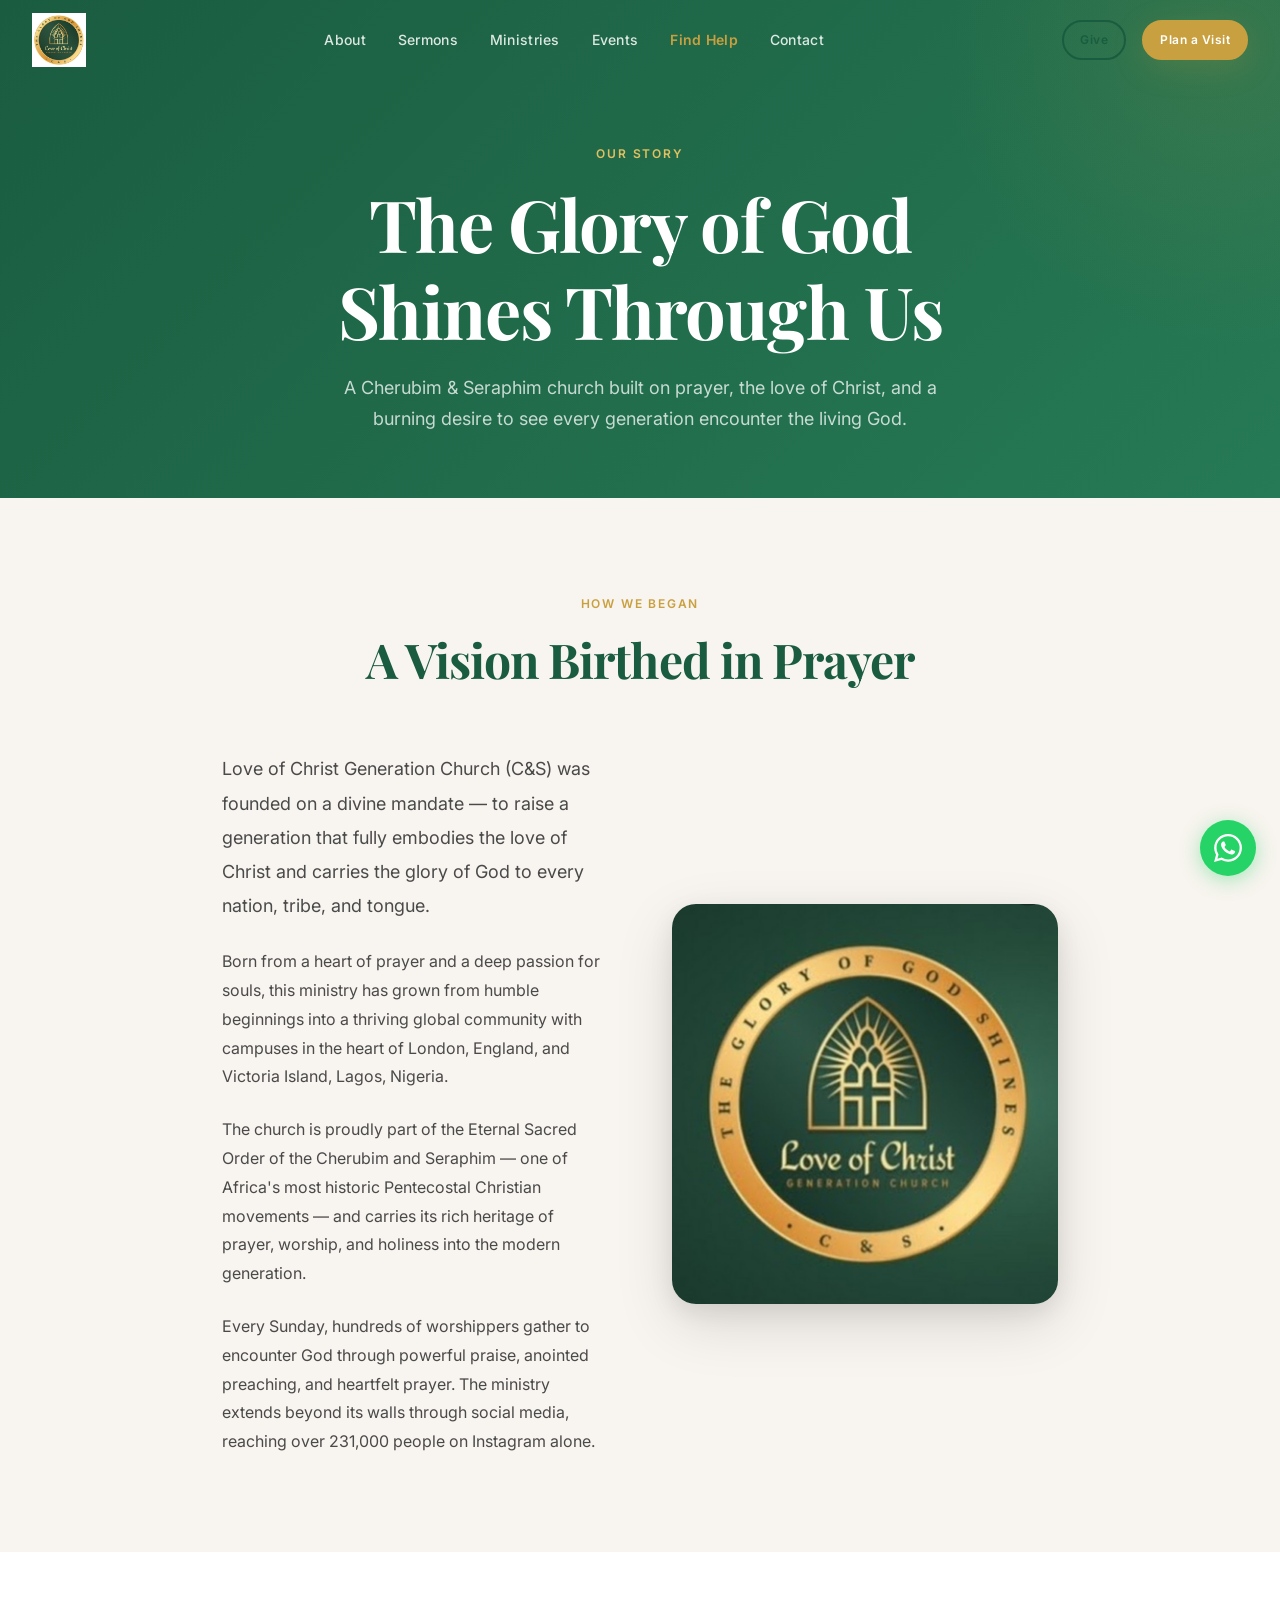
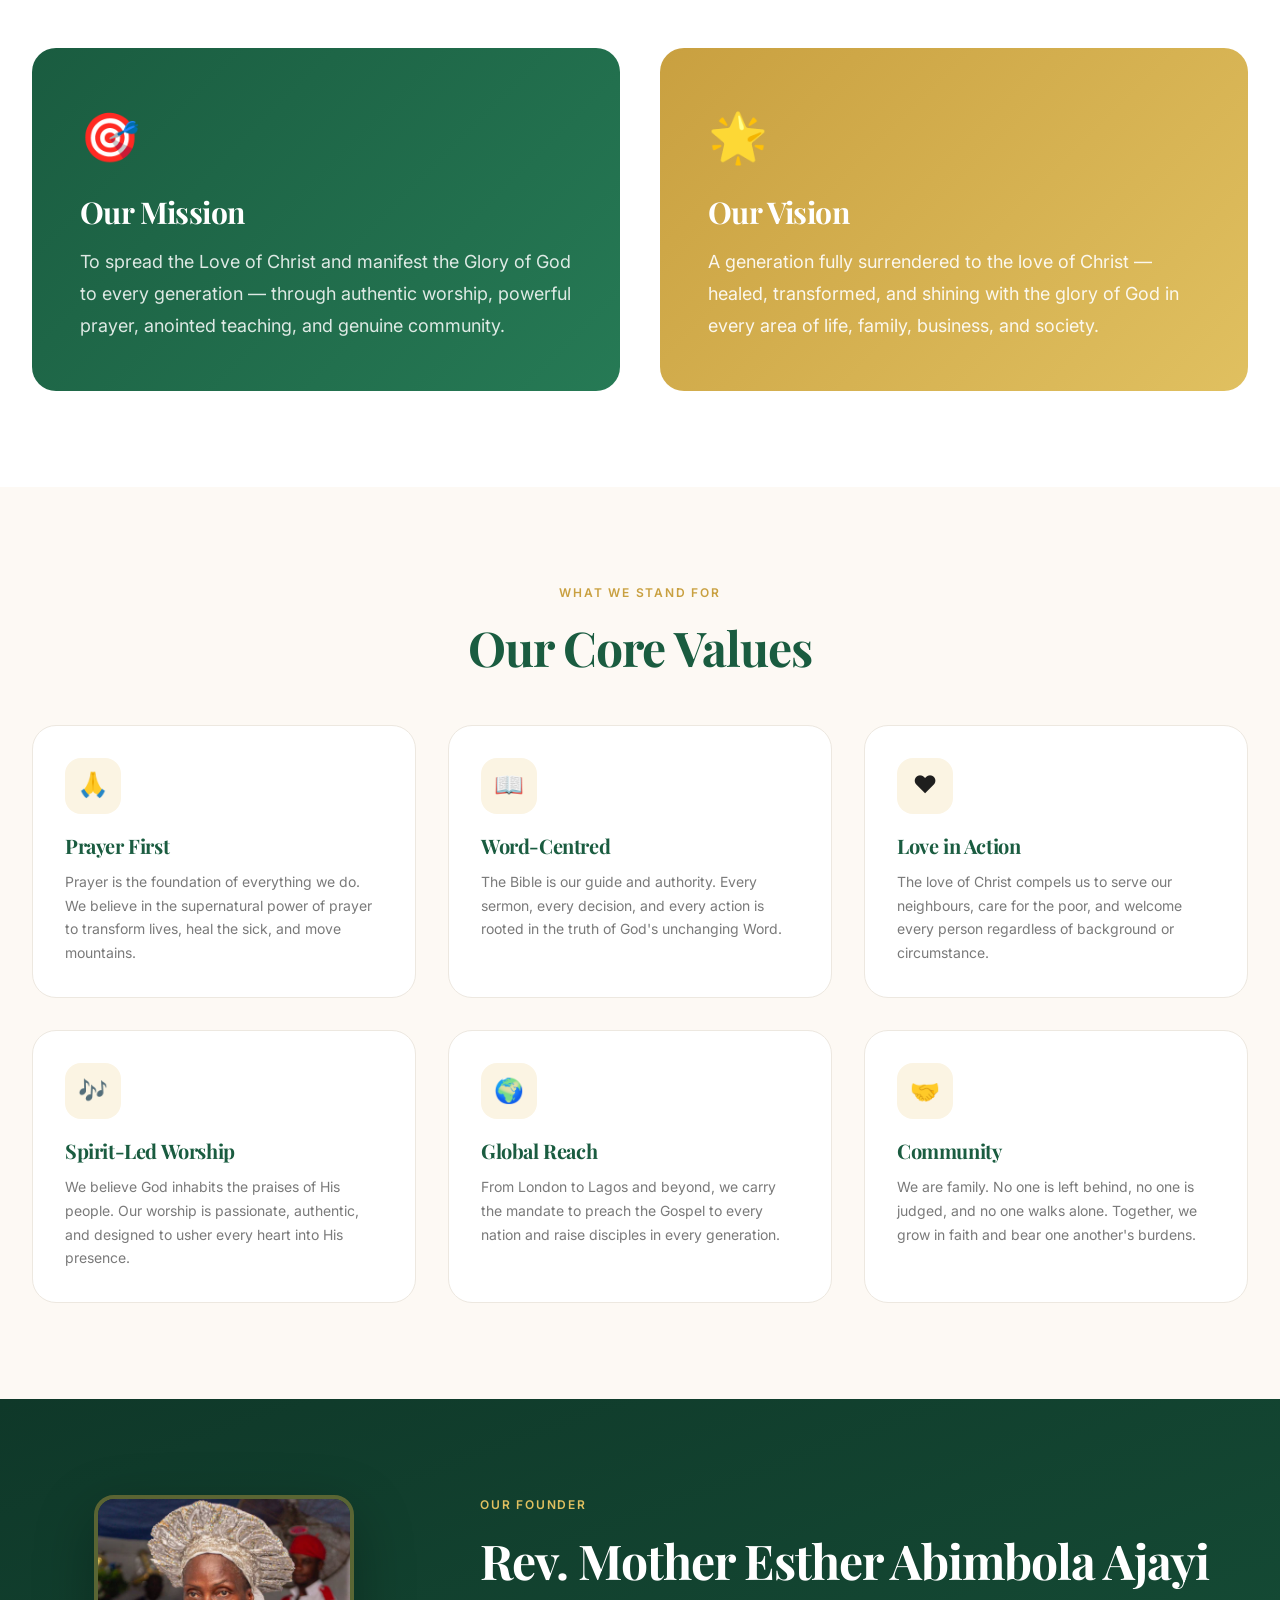
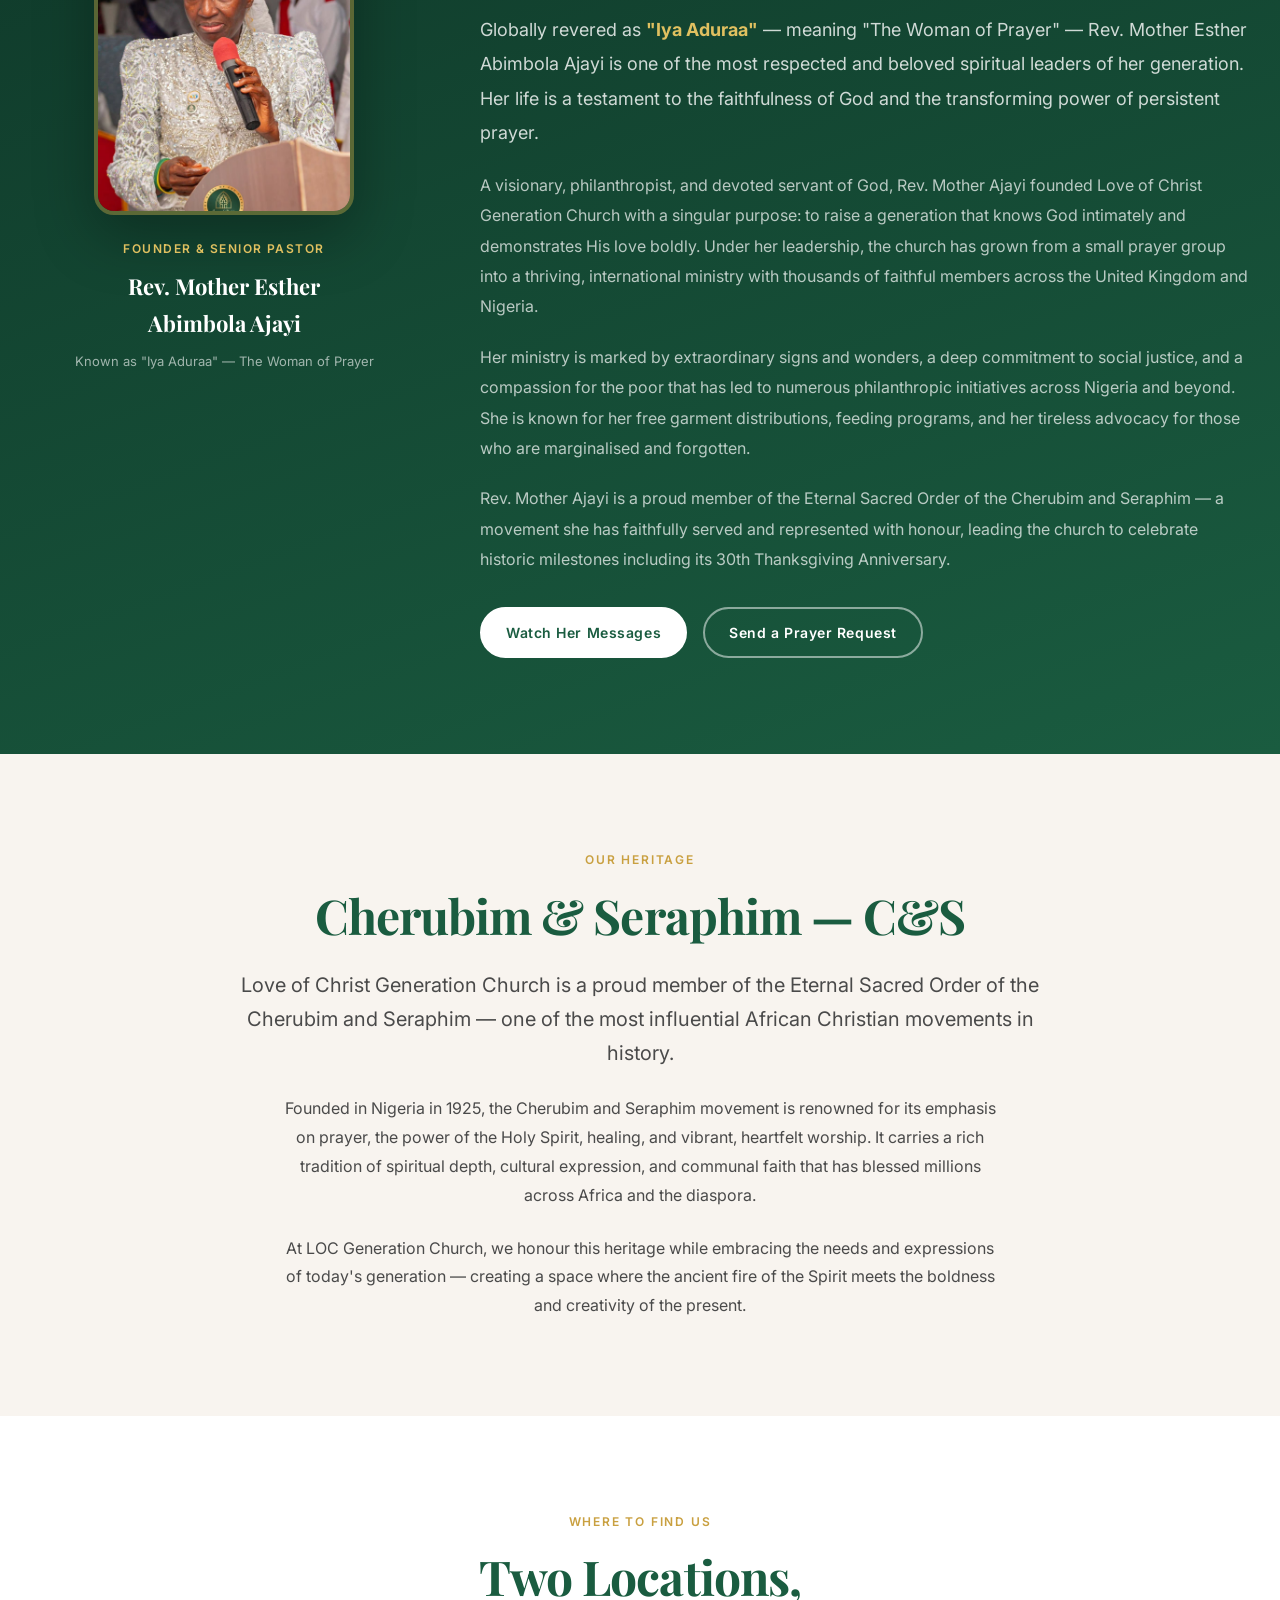
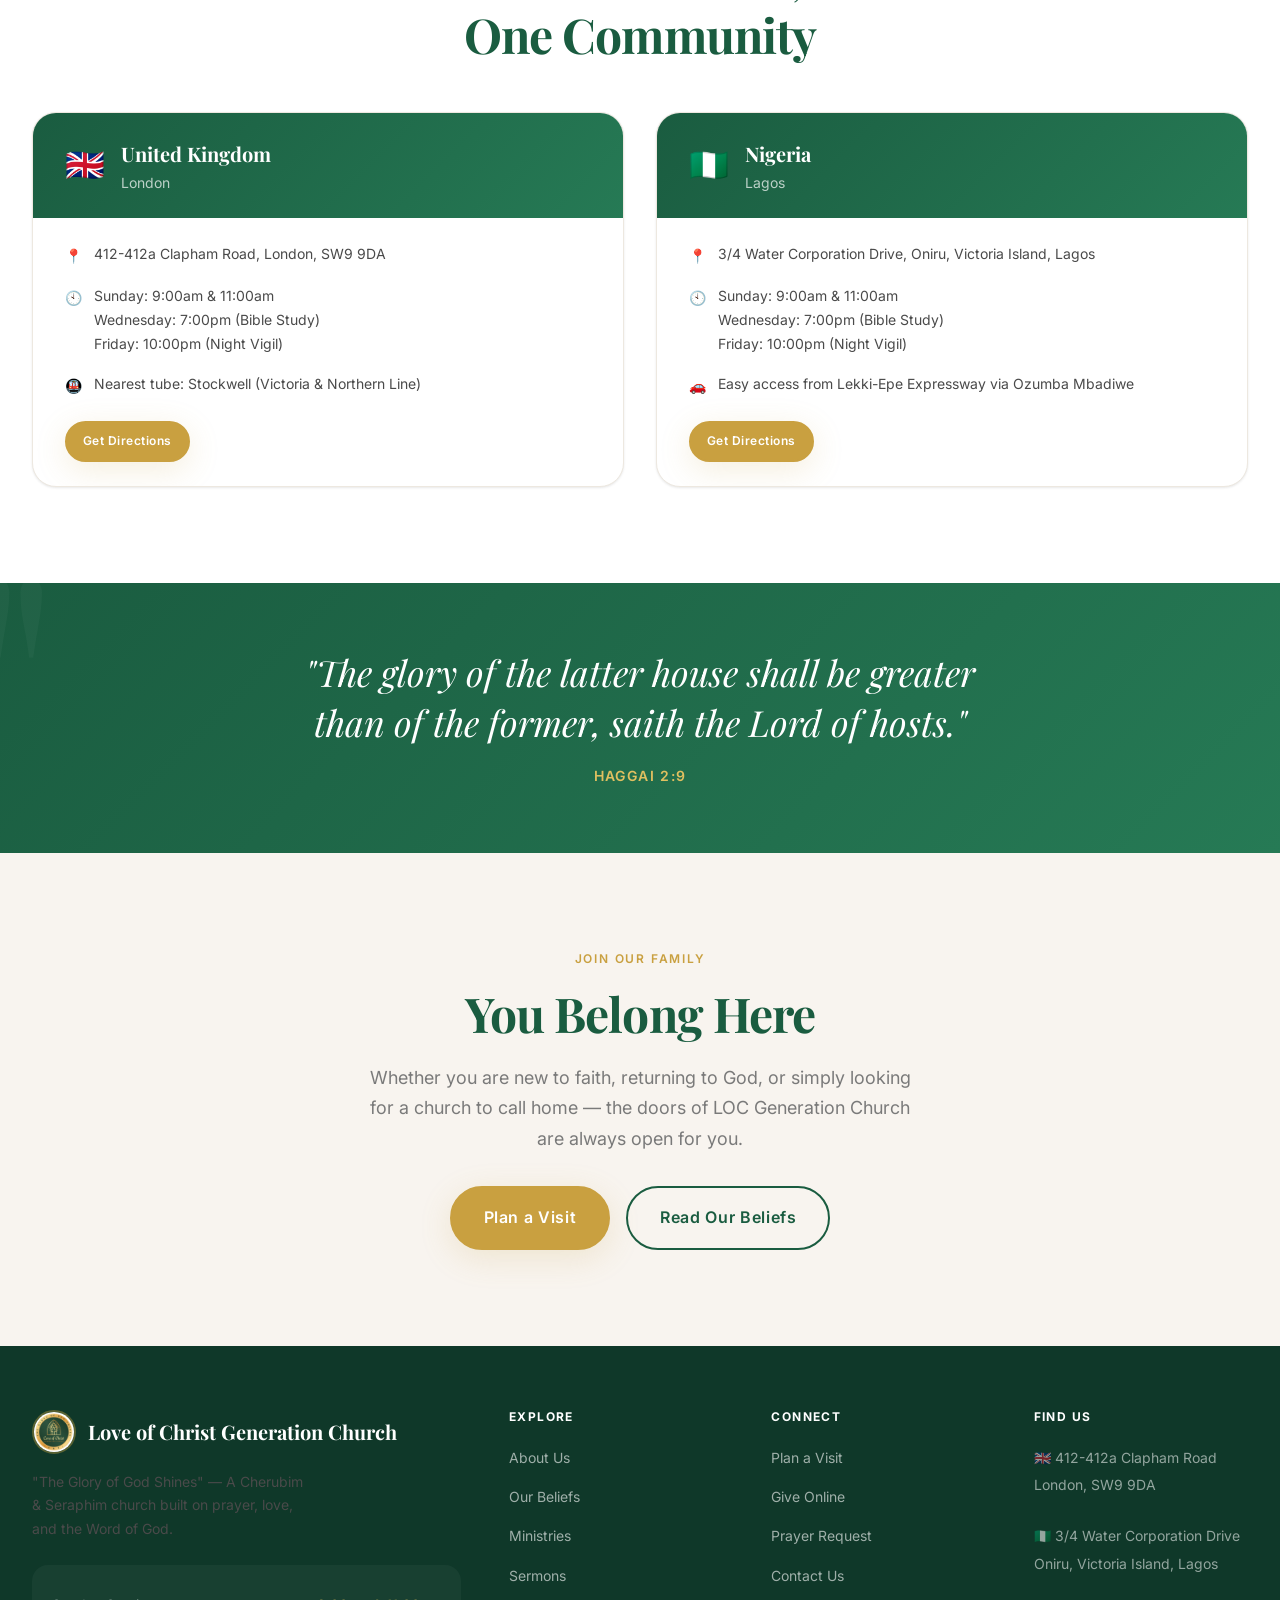
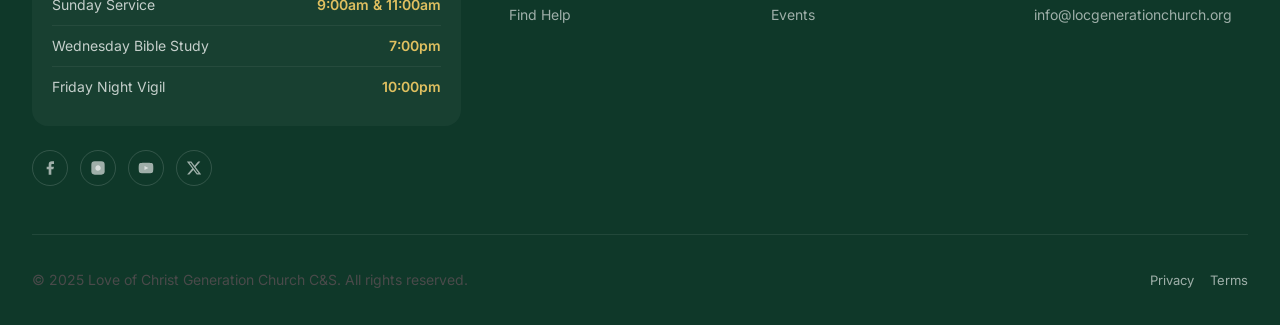
<file: about.html>
﻿<!DOCTYPE html>
<html lang="en">
<head>
  <meta charset="UTF-8" />
  <meta name="viewport" content="width=device-width, initial-scale=1.0" />
  <meta name="description" content="About Love of Christ Generation Church C&S — Learn our story, meet our founder Rev. Mother Esther Abimbola Ajayi, and discover our mission." />
  <title>About Us — Love of Christ Generation Church C&S</title>
  <link rel="preconnect" href="https://fonts.googleapis.com" />
  <link rel="preconnect" href="https://fonts.gstatic.com" crossorigin />
  <link href="https://fonts.googleapis.com/css2?family=Playfair+Display:ital,wght@0,700;0,800;1,700&family=Inter:wght@400;500;600&display=swap" rel="stylesheet" />
  <link rel="stylesheet" href="css/style.css" />
</head>
<body>

  <nav class="nav nav--transparent" id="main-nav" data-transparent="true">
    <div class="nav__inner">
      <a href="index.html" class="nav__logo">
        <img src="Logos/_L-A6qdw_400x400.jpg" alt="LOC Church Logo" class="nav__logo-img" />
      </a>
      <ul class="nav__links">
        <li><a href="about.html" class="nav__link nav__link--active">About</a></li>
        <li><a href="sermons.html" class="nav__link">Sermons</a></li>
        <li><a href="ministries.html" class="nav__link">Ministries</a></li>
        <li><a href="events.html" class="nav__link">Events</a></li>
        <li><a href="find-help.html" class="nav__link nav__link--find-help">Find Help</a></li>
        <li><a href="contact.html" class="nav__link">Contact</a></li>
      </ul>
      <div class="nav__actions">
        <a href="give.html" class="btn btn--secondary btn--sm">Give</a>
        <a href="plan-visit.html" class="btn btn--primary btn--sm">Plan a Visit</a>
        <button class="nav__menu-btn" id="menu-btn" aria-label="Open menu"><span></span><span></span><span></span></button>
      </div>
    </div>
  </nav>

  <div class="mobile-nav" id="mobile-nav">
    <button class="mobile-nav__close" id="mobile-nav-close">✕</button>
    <ul class="mobile-nav__links">
      <li><a href="index.html" class="mobile-nav__link">Home</a></li>
      <li><a href="about.html" class="mobile-nav__link">About</a></li>
      <li><a href="sermons.html" class="mobile-nav__link">Sermons</a></li>
      <li><a href="ministries.html" class="mobile-nav__link">Ministries</a></li>
      <li><a href="events.html" class="mobile-nav__link">Events</a></li>
      <li><a href="find-help.html" class="mobile-nav__link mobile-nav__link--find-help">Find Help</a></li>
      <li><a href="plan-visit.html" class="mobile-nav__link">Plan a Visit</a></li>
      <li><a href="give.html" class="mobile-nav__link">Give</a></li>
      <li><a href="contact.html" class="mobile-nav__link">Contact</a></li>
    </ul>
  </div>

  <main>

    <!-- PAGE HERO -->
    <div class="page-hero">
      <span class="page-hero__label">Our Story</span>
      <h1 class="page-hero__title">The Glory of God<br>Shines Through Us</h1>
      <p class="page-hero__subtitle">A Cherubim &amp; Seraphim church built on prayer, the love of Christ, and a burning desire to see every generation encounter the living God.</p>
    </div>

    <!-- OUR STORY -->
    <section class="section section--warm">
      <div class="container container--narrow">
        <div class="reveal" style="text-align:center;margin-bottom:64px;">
          <span class="section-header__label">How We Began</span>
          <h2>A Vision Birthed in Prayer</h2>
        </div>
        <div style="display:grid;grid-template-columns:1fr 1fr;gap:64px;align-items:center;" class="reveal">
          <div>
            <p style="font-size:18px;line-height:1.9;margin-bottom:24px;">
              Love of Christ Generation Church (C&amp;S) was founded on a divine mandate — to raise a
              generation that fully embodies the love of Christ and carries the glory of God to every nation,
              tribe, and tongue.
            </p>
            <p style="margin-bottom:24px;">
              Born from a heart of prayer and a deep passion for souls, this ministry has grown from
              humble beginnings into a thriving global community with campuses in the heart of London,
              England, and Victoria Island, Lagos, Nigeria.
            </p>
            <p style="margin-bottom:24px;">
              The church is proudly part of the Eternal Sacred Order of the Cherubim and Seraphim —
              one of Africa's most historic Pentecostal Christian movements — and carries its rich heritage
              of prayer, worship, and holiness into the modern generation.
            </p>
            <p>
              Every Sunday, hundreds of worshippers gather to encounter God through powerful praise,
              anointed preaching, and heartfelt prayer. The ministry extends beyond its walls through
              social media, reaching over 231,000 people on Instagram alone.
            </p>
          </div>
          <div style="border-radius:24px;overflow:hidden;box-shadow:var(--shadow-xl);">
            <img src="Logos/Screenshot_20220901_133202.jpg" alt="Love of Christ Generation Church" style="width:100%;height:400px;object-fit:cover;" />
          </div>
        </div>
      </div>
    </section>

    <!-- MISSION & VISION -->
    <section class="section">
      <div class="container">
        <div class="grid grid-2 reveal" style="gap:40px;">
          <div style="background:linear-gradient(135deg,#1A5C40,#267A55);border-radius:24px;padding:48px;color:white;">
            <div style="font-size:48px;margin-bottom:16px;">🎯</div>
            <h3 style="color:white;margin-bottom:16px;">Our Mission</h3>
            <p style="color:rgba(255,255,255,0.85);font-size:18px;line-height:1.8;">
              To spread the Love of Christ and manifest the Glory of God to every generation — through
              authentic worship, powerful prayer, anointed teaching, and genuine community.
            </p>
          </div>
          <div style="background:linear-gradient(135deg,#C9A040,#E0C060);border-radius:24px;padding:48px;color:white;">
            <div style="font-size:48px;margin-bottom:16px;">🌟</div>
            <h3 style="color:white;margin-bottom:16px;">Our Vision</h3>
            <p style="color:rgba(255,255,255,0.9);font-size:18px;line-height:1.8;">
              A generation fully surrendered to the love of Christ — healed, transformed, and shining
              with the glory of God in every area of life, family, business, and society.
            </p>
          </div>
        </div>
      </div>
    </section>

    <!-- CORE VALUES -->
    <section class="section section--cream">
      <div class="container">
        <div class="section-header section-header--center reveal">
          <span class="section-header__label">What We Stand For</span>
          <h2 class="section-header__title">Our Core Values</h2>
        </div>
        <div class="grid grid-3 reveal">
          <div class="ministry-card">
            <div class="ministry-card__icon">🙏</div>
            <h4 class="ministry-card__title">Prayer First</h4>
            <p class="ministry-card__desc">Prayer is the foundation of everything we do. We believe in the supernatural power of prayer to transform lives, heal the sick, and move mountains.</p>
          </div>
          <div class="ministry-card">
            <div class="ministry-card__icon">📖</div>
            <h4 class="ministry-card__title">Word-Centred</h4>
            <p class="ministry-card__desc">The Bible is our guide and authority. Every sermon, every decision, and every action is rooted in the truth of God's unchanging Word.</p>
          </div>
          <div class="ministry-card">
            <div class="ministry-card__icon">❤️</div>
            <h4 class="ministry-card__title">Love in Action</h4>
            <p class="ministry-card__desc">The love of Christ compels us to serve our neighbours, care for the poor, and welcome every person regardless of background or circumstance.</p>
          </div>
          <div class="ministry-card">
            <div class="ministry-card__icon">🎶</div>
            <h4 class="ministry-card__title">Spirit-Led Worship</h4>
            <p class="ministry-card__desc">We believe God inhabits the praises of His people. Our worship is passionate, authentic, and designed to usher every heart into His presence.</p>
          </div>
          <div class="ministry-card">
            <div class="ministry-card__icon">🌍</div>
            <h4 class="ministry-card__title">Global Reach</h4>
            <p class="ministry-card__desc">From London to Lagos and beyond, we carry the mandate to preach the Gospel to every nation and raise disciples in every generation.</p>
          </div>
          <div class="ministry-card">
            <div class="ministry-card__icon">🤝</div>
            <h4 class="ministry-card__title">Community</h4>
            <p class="ministry-card__desc">We are family. No one is left behind, no one is judged, and no one walks alone. Together, we grow in faith and bear one another's burdens.</p>
          </div>
        </div>
      </div>
    </section>

    <!-- PASTOR BIO -->
    <section class="section" style="background:linear-gradient(160deg,#0F3829 0%,#1A5C40 100%);">
      <div class="container">
        <div style="display:grid;grid-template-columns:1fr 2fr;gap:64px;align-items:start;" class="reveal">
          <div style="text-align:center;">
            <div style="width:260px;height:320px;border-radius:20px;overflow:hidden;border:4px solid rgba(201,160,64,0.4);box-shadow:0 20px 60px rgba(0,0,0,0.3);margin:0 auto;">
              <img src="Pastor/pastor5.jpg" alt="Rev. Mother Esther Abimbola Ajayi" style="width:100%;height:100%;object-fit:cover;object-position:center top;display:block;" />
            </div>
            <div style="margin-top:24px;">
              <div style="color:var(--color-accent-light);font-size:12px;font-weight:600;letter-spacing:0.12em;text-transform:uppercase;margin-bottom:8px;">Founder &amp; Senior Pastor</div>
              <div style="color:white;font-family:'Playfair Display',serif;font-size:22px;font-weight:700;">Rev. Mother Esther<br>Abimbola Ajayi</div>
              <div style="color:rgba(255,255,255,0.6);font-size:13px;margin-top:8px;">Known as "Iya Aduraa" — The Woman of Prayer</div>
            </div>
          </div>
          <div>
            <span class="section-header__label" style="color:var(--color-accent-light);">Our Founder</span>
            <h2 style="color:white;margin-bottom:24px;">Rev. Mother Esther Abimbola Ajayi</h2>
            <p style="color:rgba(255,255,255,0.80);font-size:18px;line-height:1.9;margin-bottom:20px;">
              Globally revered as <strong style="color:var(--color-accent-light);">"Iya Aduraa"</strong> — meaning "The Woman of Prayer" — Rev. Mother Esther
              Abimbola Ajayi is one of the most respected and beloved spiritual leaders of her generation.
              Her life is a testament to the faithfulness of God and the transforming power of persistent prayer.
            </p>
            <p style="color:rgba(255,255,255,0.70);line-height:1.9;margin-bottom:20px;">
              A visionary, philanthropist, and devoted servant of God, Rev. Mother Ajayi founded Love of
              Christ Generation Church with a singular purpose: to raise a generation that knows God
              intimately and demonstrates His love boldly. Under her leadership, the church has grown from a
              small prayer group into a thriving, international ministry with thousands of faithful members
              across the United Kingdom and Nigeria.
            </p>
            <p style="color:rgba(255,255,255,0.70);line-height:1.9;margin-bottom:20px;">
              Her ministry is marked by extraordinary signs and wonders, a deep commitment to social
              justice, and a compassion for the poor that has led to numerous philanthropic initiatives
              across Nigeria and beyond. She is known for her free garment distributions, feeding programs,
              and her tireless advocacy for those who are marginalised and forgotten.
            </p>
            <p style="color:rgba(255,255,255,0.70);line-height:1.9;margin-bottom:32px;">
              Rev. Mother Ajayi is a proud member of the Eternal Sacred Order of the Cherubim and Seraphim
              — a movement she has faithfully served and represented with honour, leading the church to
              celebrate historic milestones including its 30th Thanksgiving Anniversary.
            </p>
            <div style="display:flex;gap:16px;flex-wrap:wrap;">
              <a href="sermons.html" class="btn btn--white">Watch Her Messages</a>
              <a href="contact.html#prayer" class="btn btn--ghost">Send a Prayer Request</a>
            </div>
          </div>
        </div>
      </div>
    </section>

    <!-- C&S HERITAGE -->
    <section class="section section--warm">
      <div class="container container--narrow">
        <div class="reveal" style="text-align:center;">
          <span class="section-header__label">Our Heritage</span>
          <h2 style="margin-bottom:24px;">Cherubim &amp; Seraphim — C&S</h2>
          <p class="text-lead" style="margin-bottom:24px;">
            Love of Christ Generation Church is a proud member of the Eternal Sacred Order of the
            Cherubim and Seraphim — one of the most influential African Christian movements in history.
          </p>
          <p style="margin-bottom:24px;max-width:720px;margin-left:auto;margin-right:auto;">
            Founded in Nigeria in 1925, the Cherubim and Seraphim movement is renowned for its emphasis
            on prayer, the power of the Holy Spirit, healing, and vibrant, heartfelt worship. It carries
            a rich tradition of spiritual depth, cultural expression, and communal faith that has blessed
            millions across Africa and the diaspora.
          </p>
          <p style="max-width:720px;margin-left:auto;margin-right:auto;">
            At LOC Generation Church, we honour this heritage while embracing the needs and expressions
            of today's generation — creating a space where the ancient fire of the Spirit meets the
            boldness and creativity of the present.
          </p>
        </div>
      </div>
    </section>

    <!-- LOCATIONS -->
    <section class="section">
      <div class="container">
        <div class="section-header section-header--center reveal">
          <span class="section-header__label">Where to Find Us</span>
          <h2 class="section-header__title">Two Locations,<br>One Community</h2>
        </div>
        <div class="grid grid-2 reveal">
          <div class="location-card">
            <div class="location-card__header">
              <span class="location-card__flag">🇬🇧</span>
              <div>
                <div class="location-card__country">United Kingdom</div>
                <div class="location-card__city">London</div>
              </div>
            </div>
            <div class="location-card__body">
              <div class="location-card__detail">
                <span class="location-card__detail-icon">📍</span>
                <span>412-412a Clapham Road, London, SW9 9DA</span>
              </div>
              <div class="location-card__detail">
                <span class="location-card__detail-icon">🕙</span>
                <span>Sunday: 9:00am &amp; 11:00am<br>Wednesday: 7:00pm (Bible Study)<br>Friday: 10:00pm (Night Vigil)</span>
              </div>
              <div class="location-card__detail">
                <span class="location-card__detail-icon">🚇</span>
                <span>Nearest tube: Stockwell (Victoria &amp; Northern Line)</span>
              </div>
              <a href="https://maps.google.com/?q=412+Clapham+Road+London+SW9+9DA" target="_blank" rel="noopener" class="btn btn--primary btn--sm" style="margin-top:8px;">Get Directions</a>
            </div>
          </div>
          <div class="location-card">
            <div class="location-card__header">
              <span class="location-card__flag">🇳🇬</span>
              <div>
                <div class="location-card__country">Nigeria</div>
                <div class="location-card__city">Lagos</div>
              </div>
            </div>
            <div class="location-card__body">
              <div class="location-card__detail">
                <span class="location-card__detail-icon">📍</span>
                <span>3/4 Water Corporation Drive, Oniru, Victoria Island, Lagos</span>
              </div>
              <div class="location-card__detail">
                <span class="location-card__detail-icon">🕙</span>
                <span>Sunday: 9:00am &amp; 11:00am<br>Wednesday: 7:00pm (Bible Study)<br>Friday: 10:00pm (Night Vigil)</span>
              </div>
              <div class="location-card__detail">
                <span class="location-card__detail-icon">🚗</span>
                <span>Easy access from Lekki-Epe Expressway via Ozumba Mbadiwe</span>
              </div>
              <a href="https://maps.google.com/?q=Water+Corporation+Drive+Victoria+Island+Lagos" target="_blank" rel="noopener" class="btn btn--primary btn--sm" style="margin-top:8px;">Get Directions</a>
            </div>
          </div>
        </div>
      </div>
    </section>

    <!-- CTA -->
    <div class="scripture-banner">
      <p class="scripture-banner__text">
        "The glory of the latter house shall be greater<br>than of the former, saith the Lord of hosts."
      </p>
      <p class="scripture-banner__ref">Haggai 2:9</p>
    </div>

    <section class="section section--warm" style="text-align:center;">
      <div class="container reveal">
        <span class="section-header__label">Join Our Family</span>
        <h2 style="margin-bottom:20px;">You Belong Here</h2>
        <p style="max-width:560px;margin:0 auto 32px;font-size:18px;line-height:1.7;color:var(--color-muted);">
          Whether you are new to faith, returning to God, or simply looking for a church to call home —
          the doors of LOC Generation Church are always open for you.
        </p>
        <div style="display:flex;gap:16px;justify-content:center;flex-wrap:wrap;">
          <a href="plan-visit.html" class="btn btn--primary btn--lg">Plan a Visit</a>
          <a href="beliefs.html" class="btn btn--secondary btn--lg">Read Our Beliefs</a>
        </div>
      </div>
    </section>

  </main>

  <footer class="footer">
    <div class="container">
      <div class="footer__grid">
        <div class="footer__brand">
          <a href="index.html" class="footer__logo">
            <img src="Logos/_L-A6qdw_400x400.jpg" alt="LOC Church Logo" class="footer__logo-img" />
            <span class="footer__logo-name">Love of Christ Generation Church</span>
          </a>
          <p class="footer__tagline">"The Glory of God Shines" — A Cherubim &amp; Seraphim church built on prayer, love, and the Word of God.</p>
          <div class="footer__service-times">
            <div class="footer__service-time"><span>Sunday Service</span><span>9:00am &amp; 11:00am</span></div>
            <div class="footer__service-time"><span>Wednesday Bible Study</span><span>7:00pm</span></div>
            <div class="footer__service-time"><span>Friday Night Vigil</span><span>10:00pm</span></div>
          </div>
          <div class="footer__socials mt-6">
            <a href="https://www.facebook.com/LoveofChristGeneration/" target="_blank" rel="noopener" class="footer__social" aria-label="Facebook">
              <svg viewBox="0 0 24 24"><path d="M18 2h-3a5 5 0 00-5 5v3H7v4h3v8h4v-8h3l1-4h-4V7a1 1 0 011-1h3z"/></svg>
            </a>
            <a href="https://www.instagram.com/love_of_christ_generation/" target="_blank" rel="noopener" class="footer__social" aria-label="Instagram">
              <svg viewBox="0 0 24 24"><rect x="2" y="2" width="20" height="20" rx="5" ry="5"/><path d="M16 11.37A4 4 0 1112.63 8 4 4 0 0116 11.37z"/><line x1="17.5" y1="6.5" x2="17.51" y2="6.5"/></svg>
            </a>
            <a href="https://www.youtube.com/channel/UCSE6RfdqNA4U-ZMMxpMSjCw" target="_blank" rel="noopener" class="footer__social" aria-label="YouTube">
              <svg viewBox="0 0 24 24"><path d="M22.54 6.42a2.78 2.78 0 00-1.95-1.96C18.88 4 12 4 12 4s-6.88 0-8.59.46a2.78 2.78 0 00-1.95 1.96A29 29 0 001 12a29 29 0 00.46 5.58A2.78 2.78 0 003.41 19.6C5.12 20 12 20 12 20s6.88 0 8.59-.46a2.78 2.78 0 001.95-1.95A29 29 0 0023 12a29 29 0 00-.46-5.58z"/><polygon points="9.75 15.02 15.5 12 9.75 8.98 9.75 15.02"/></svg>
            </a>
            <a href="https://x.com/locgeneration" target="_blank" rel="noopener" class="footer__social" aria-label="Twitter/X">
              <svg viewBox="0 0 24 24"><path d="M18.244 2.25h3.308l-7.227 8.26 8.502 11.24H16.17l-5.214-6.817L4.99 21.75H1.68l7.73-8.835L1.254 2.25H8.08l4.713 6.231zm-1.161 17.52h1.833L7.084 4.126H5.117z"/></svg>
            </a>
          </div>
        </div>
        <div>
          <h4 class="footer__col-title">Explore</h4>
          <ul class="footer__links">
            <li><a href="about.html" class="footer__link">About Us</a></li>
            <li><a href="beliefs.html" class="footer__link">Our Beliefs</a></li>
            <li><a href="ministries.html" class="footer__link">Ministries</a></li>
            <li><a href="sermons.html" class="footer__link">Sermons</a></li>
            <li><a href="find-help.html" class="footer__link">Find Help</a></li>
          </ul>
        </div>
        <div>
          <h4 class="footer__col-title">Connect</h4>
          <ul class="footer__links">
            <li><a href="plan-visit.html" class="footer__link">Plan a Visit</a></li>
            <li><a href="give.html" class="footer__link">Give Online</a></li>
            <li><a href="contact.html#prayer" class="footer__link">Prayer Request</a></li>
            <li><a href="contact.html" class="footer__link">Contact Us</a></li>
            <li><a href="events.html" class="footer__link">Events</a></li>
          </ul>
        </div>
        <div>
          <h4 class="footer__col-title">Find Us</h4>
          <ul class="footer__links">
            <li><span class="footer__link" style="cursor:default;color:rgba(255,255,255,0.55);">🇬🇧 412-412a Clapham Road<br>London, SW9 9DA</span></li>
            <li style="margin-top:12px;"><span class="footer__link" style="cursor:default;color:rgba(255,255,255,0.55);">🇳🇬 3/4 Water Corporation Drive<br>Oniru, Victoria Island, Lagos</span></li>
            <li style="margin-top:12px;"><a href="mailto:info@locgenerationchurch.org" class="footer__link">info@locgenerationchurch.org</a></li>
          </ul>
        </div>
      </div>
      <div class="footer__bottom">
        <p>© 2025 Love of Christ Generation Church C&S. All rights reserved.</p>
        <div style="display:flex;gap:16px;"><a href="#" class="footer__link" style="font-size:13px;">Privacy</a><a href="#" class="footer__link" style="font-size:13px;">Terms</a></div>
      </div>
    </div>
  </footer>

  <a href="https://wa.me/447000000000" class="whatsapp-float" target="_blank" rel="noopener" aria-label="Chat on WhatsApp">
    <svg viewBox="0 0 24 24"><path d="M17.472 14.382c-.297-.149-1.758-.867-2.03-.967-.273-.099-.471-.148-.67.15-.197.297-.767.966-.94 1.164-.173.199-.347.223-.644.075-.297-.15-1.255-.463-2.39-1.475-.883-.788-1.48-1.761-1.653-2.059-.173-.297-.018-.458.13-.606.134-.133.298-.347.446-.52.149-.174.198-.298.298-.497.099-.198.05-.371-.025-.52-.075-.149-.669-1.612-.916-2.207-.242-.579-.487-.5-.669-.51-.173-.008-.371-.01-.57-.01-.198 0-.52.074-.792.372-.272.297-1.04 1.016-1.04 2.479 0 1.462 1.065 2.875 1.213 3.074.149.198 2.096 3.2 5.077 4.487.709.306 1.262.489 1.694.625.712.227 1.36.195 1.871.118.571-.085 1.758-.719 2.006-1.413.248-.694.248-1.289.173-1.413-.074-.124-.272-.198-.57-.347m-5.421 7.403h-.004a9.87 9.87 0 01-5.031-1.378l-.361-.214-3.741.982.998-3.648-.235-.374a9.86 9.86 0 01-1.51-5.26c.001-5.45 4.436-9.884 9.888-9.884 2.64 0 5.122 1.03 6.988 2.898a9.825 9.825 0 012.893 6.994c-.003 5.45-4.437 9.884-9.885 9.884m8.413-18.297A11.815 11.815 0 0012.05 0C5.495 0 .16 5.335.157 11.892c0 2.096.547 4.142 1.588 5.945L.057 24l6.305-1.654a11.882 11.882 0 005.683 1.448h.005c6.554 0 11.89-5.335 11.893-11.893a11.821 11.821 0 00-3.48-8.413z"/></svg>
  </a>

  <script src="js/main.js"></script>
</body>
</html>
</file>
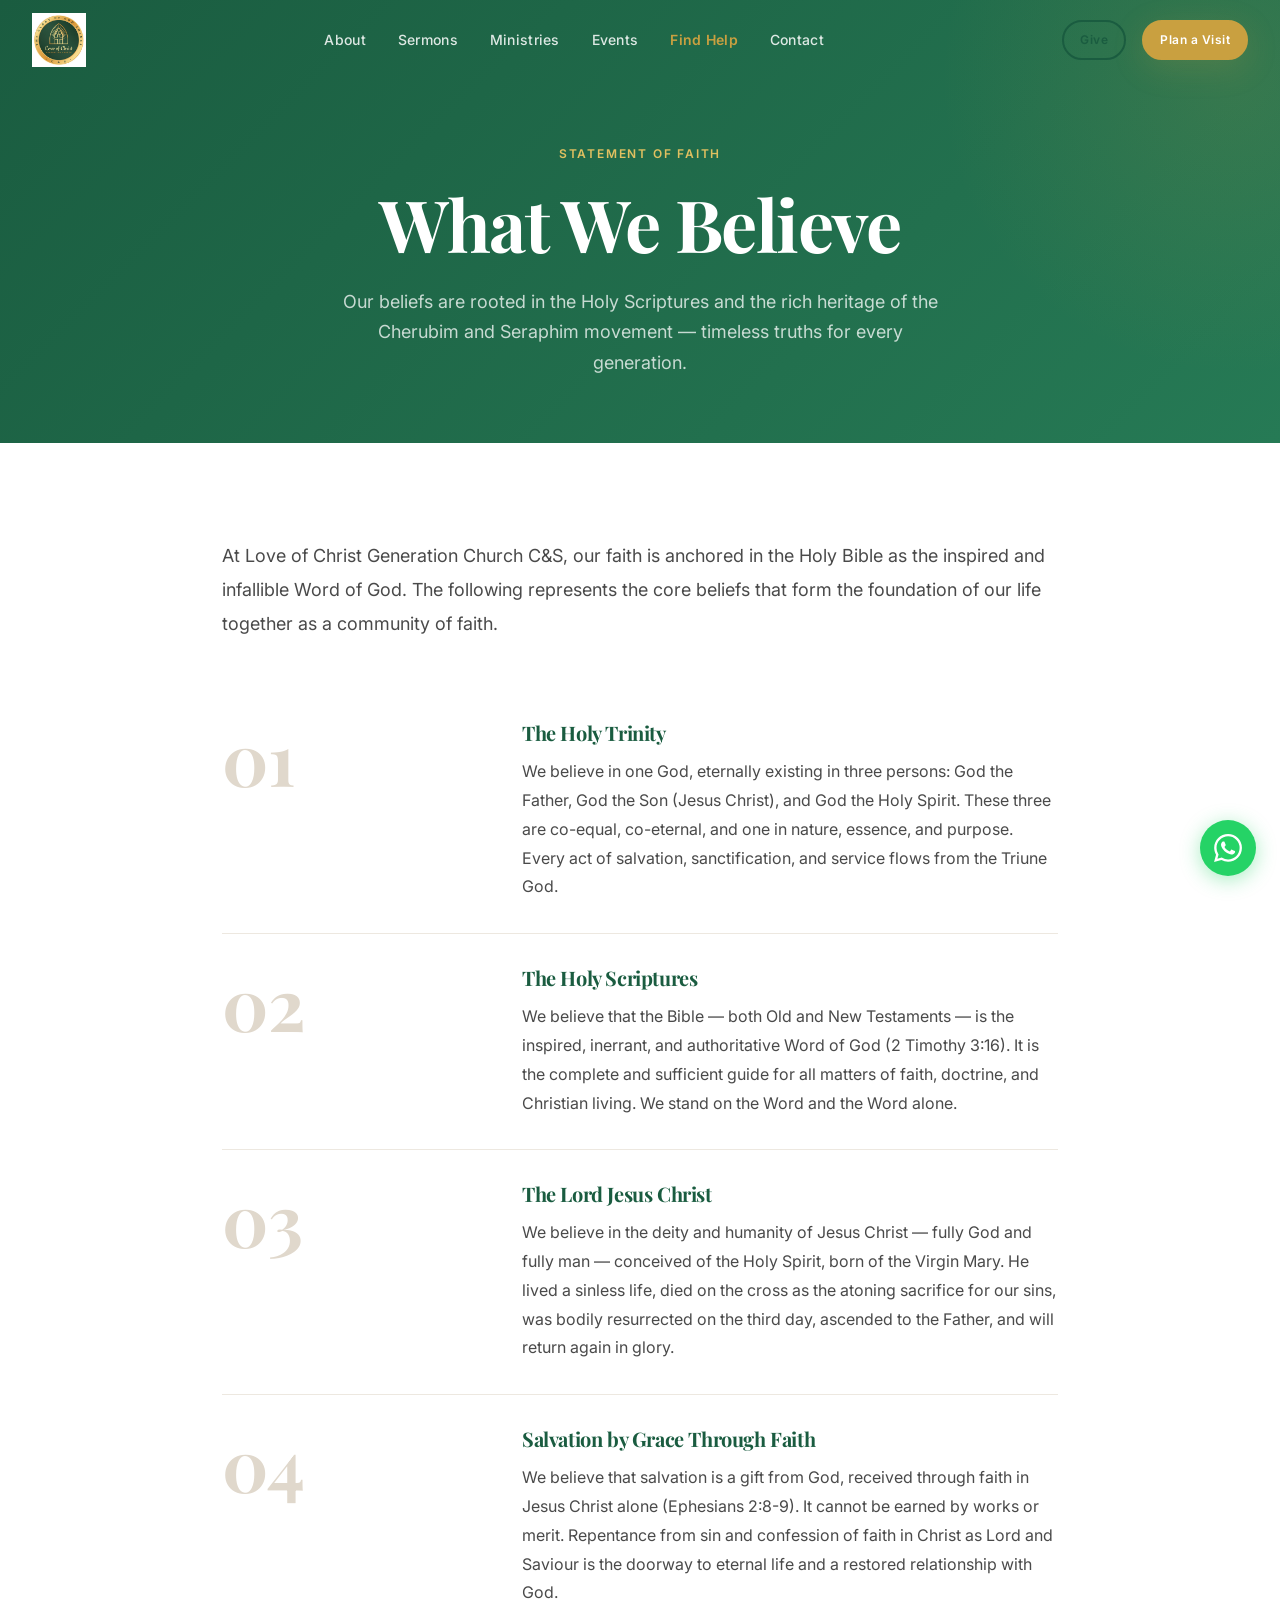
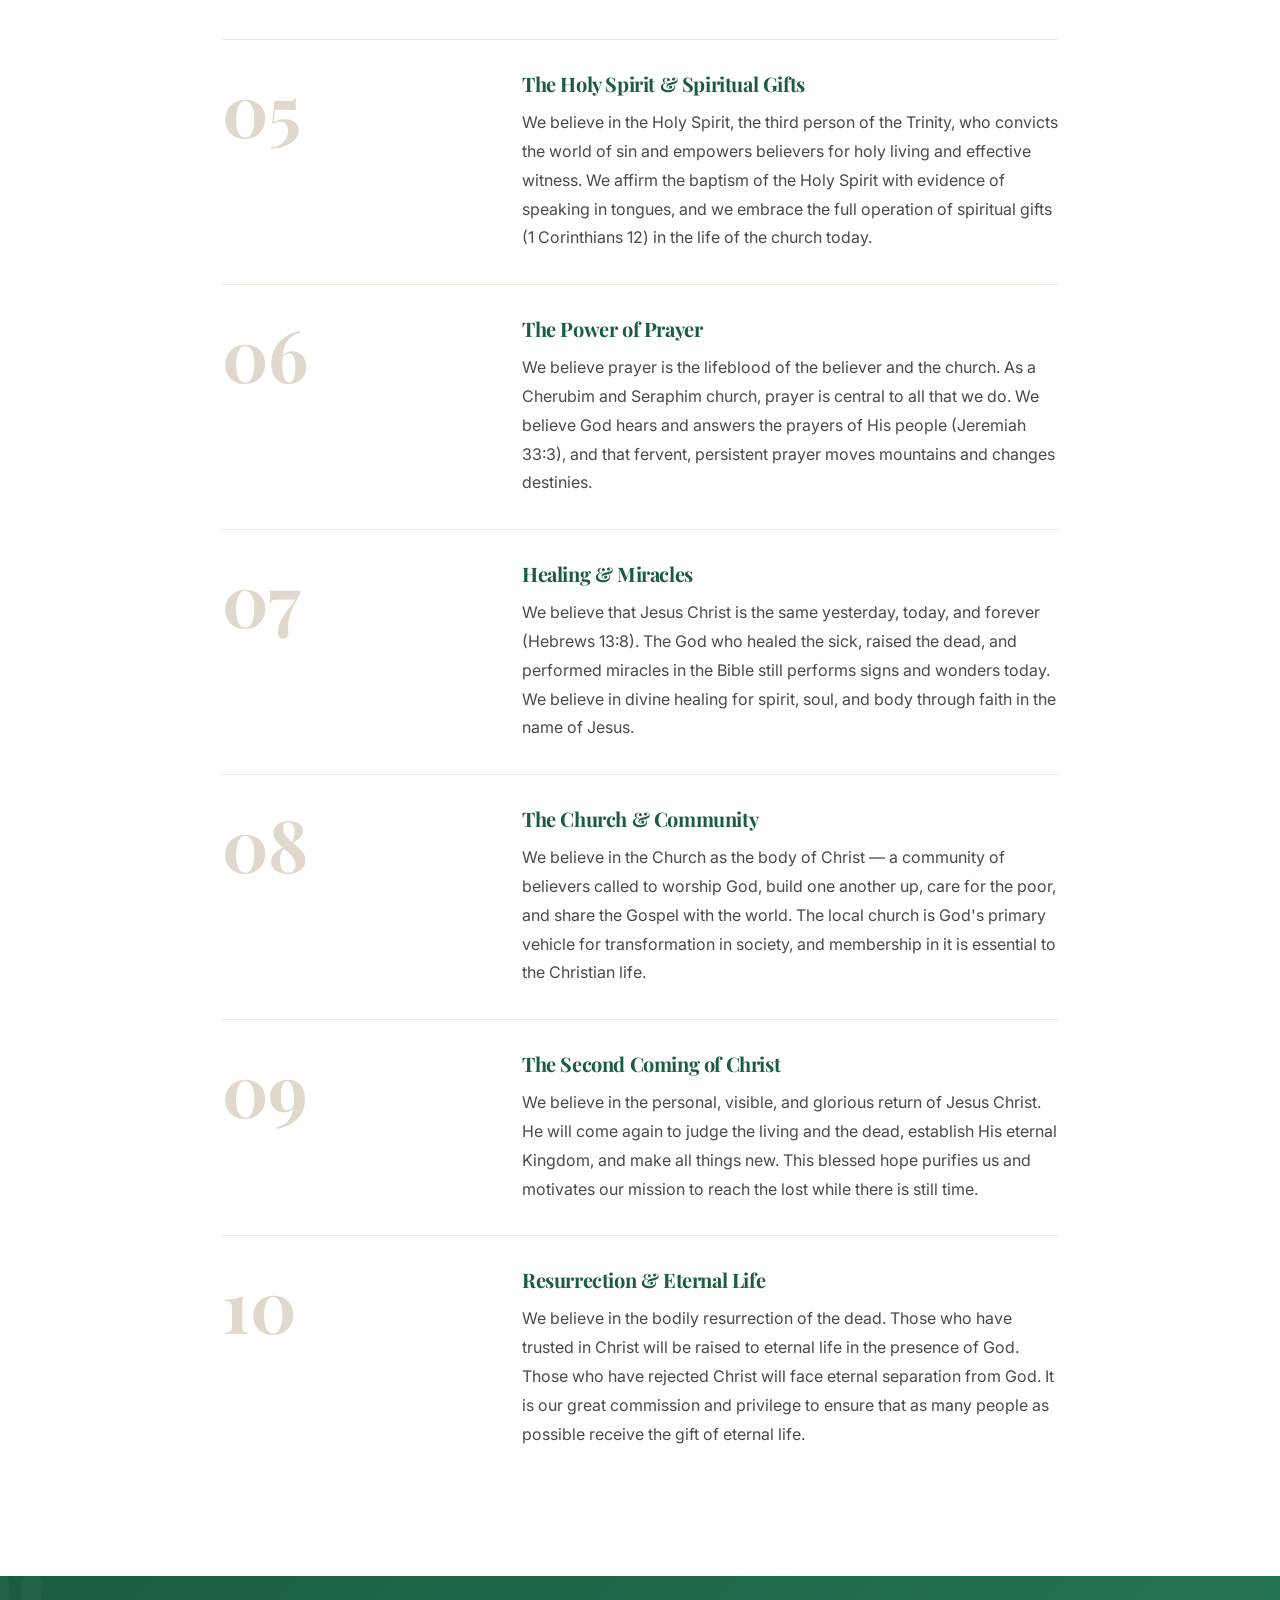
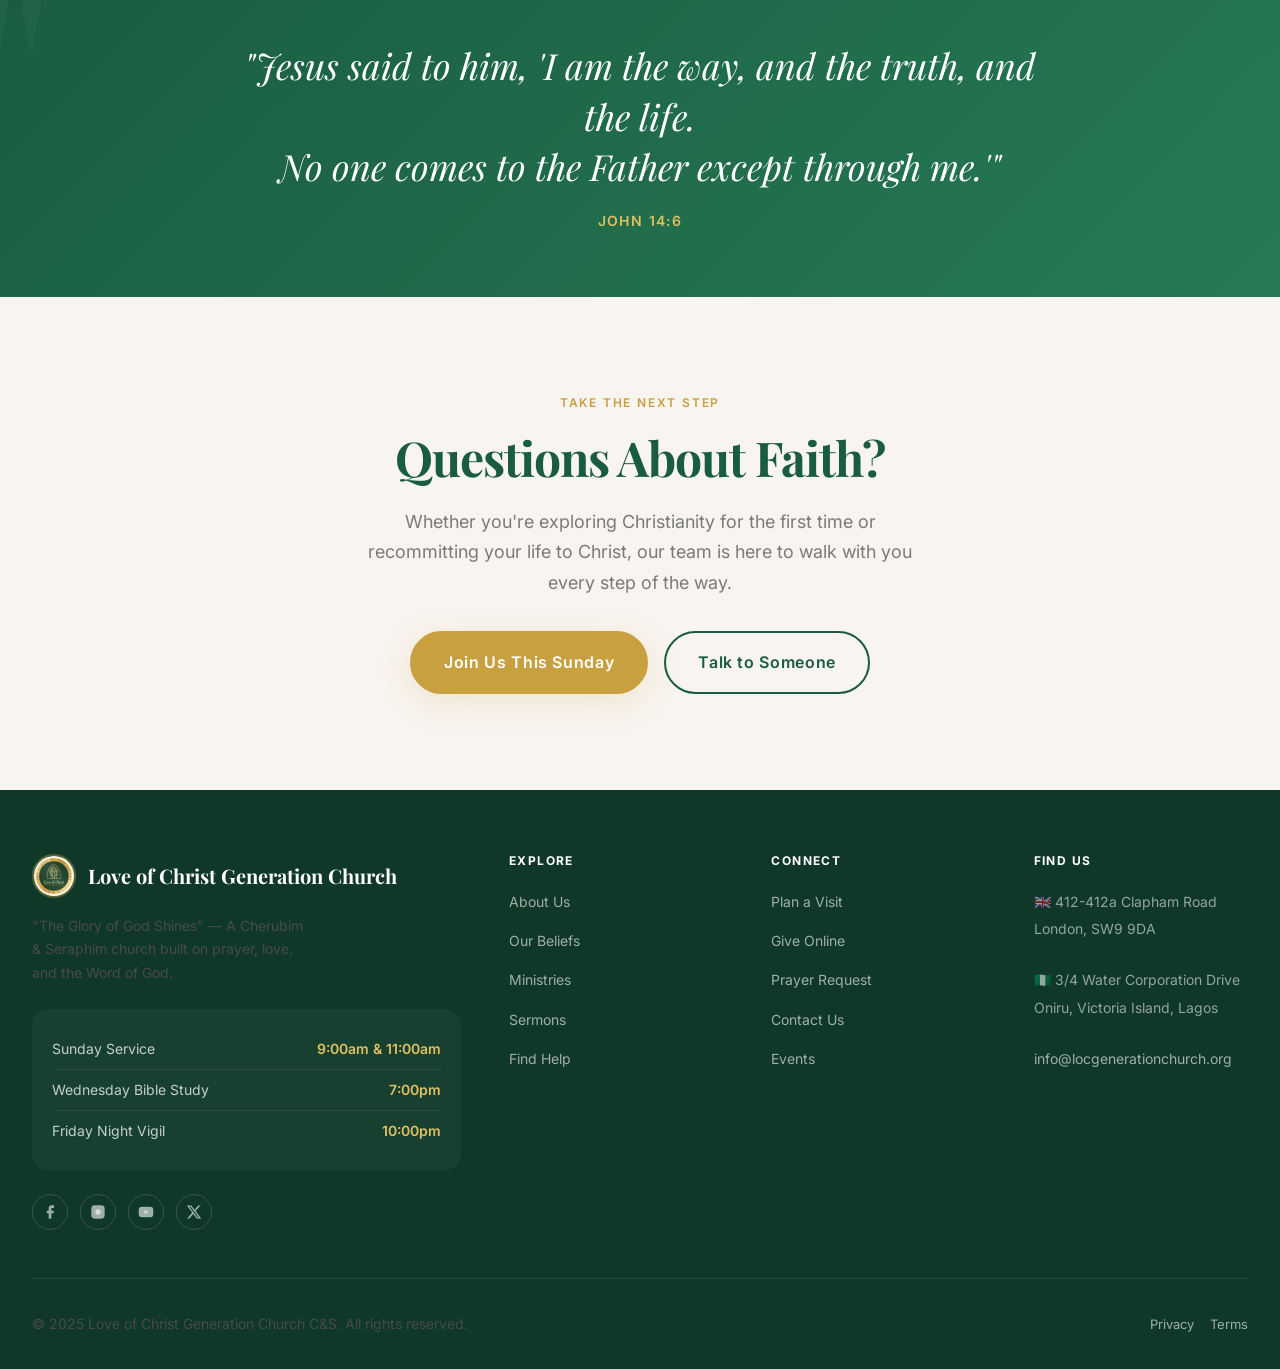
<file: beliefs.html>
﻿<!DOCTYPE html>
<html lang="en">
<head>
  <meta charset="UTF-8" />
  <meta name="viewport" content="width=device-width, initial-scale=1.0" />
  <meta name="description" content="What we believe — The core beliefs and statement of faith of Love of Christ Generation Church C&S." />
  <title>Our Beliefs — Love of Christ Generation Church C&S</title>
  <link rel="preconnect" href="https://fonts.googleapis.com" />
  <link rel="preconnect" href="https://fonts.gstatic.com" crossorigin />
  <link href="https://fonts.googleapis.com/css2?family=Playfair+Display:ital,wght@0,700;0,800;1,700&family=Inter:wght@400;500;600&display=swap" rel="stylesheet" />
  <link rel="stylesheet" href="css/style.css" />
</head>
<body>

  <nav class="nav nav--transparent" id="main-nav" data-transparent="true">
    <div class="nav__inner">
      <a href="index.html" class="nav__logo">
        <img src="Logos/_L-A6qdw_400x400.jpg" alt="LOC Church Logo" class="nav__logo-img" />
      </a>
      <ul class="nav__links">
        <li><a href="about.html" class="nav__link">About</a></li>
        <li><a href="sermons.html" class="nav__link">Sermons</a></li>
        <li><a href="ministries.html" class="nav__link">Ministries</a></li>
        <li><a href="events.html" class="nav__link">Events</a></li>
        <li><a href="find-help.html" class="nav__link nav__link--find-help">Find Help</a></li>
        <li><a href="contact.html" class="nav__link">Contact</a></li>
      </ul>
      <div class="nav__actions">
        <a href="give.html" class="btn btn--secondary btn--sm">Give</a>
        <a href="plan-visit.html" class="btn btn--primary btn--sm">Plan a Visit</a>
        <button class="nav__menu-btn" id="menu-btn" aria-label="Open menu"><span></span><span></span><span></span></button>
      </div>
    </div>
  </nav>

  <div class="mobile-nav" id="mobile-nav">
    <button class="mobile-nav__close" id="mobile-nav-close">✕</button>
    <ul class="mobile-nav__links">
      <li><a href="index.html" class="mobile-nav__link">Home</a></li>
      <li><a href="about.html" class="mobile-nav__link">About</a></li>
      <li><a href="sermons.html" class="mobile-nav__link">Sermons</a></li>
      <li><a href="ministries.html" class="mobile-nav__link">Ministries</a></li>
      <li><a href="events.html" class="mobile-nav__link">Events</a></li>
      <li><a href="find-help.html" class="mobile-nav__link mobile-nav__link--find-help">Find Help</a></li>
      <li><a href="plan-visit.html" class="mobile-nav__link">Plan a Visit</a></li>
      <li><a href="give.html" class="mobile-nav__link">Give</a></li>
      <li><a href="contact.html" class="mobile-nav__link">Contact</a></li>
    </ul>
  </div>

  <main>

    <div class="page-hero">
      <span class="page-hero__label">Statement of Faith</span>
      <h1 class="page-hero__title">What We Believe</h1>
      <p class="page-hero__subtitle">Our beliefs are rooted in the Holy Scriptures and the rich heritage of the Cherubim and Seraphim movement — timeless truths for every generation.</p>
    </div>

    <section class="section">
      <div class="container container--narrow">

        <div class="reveal" style="margin-bottom:48px;">
          <p style="font-size:18px;line-height:1.9;color:var(--color-text-soft);">
            At Love of Christ Generation Church C&amp;S, our faith is anchored in the Holy Bible as the
            inspired and infallible Word of God. The following represents the core beliefs that form the
            foundation of our life together as a community of faith.
          </p>
        </div>

        <div class="reveal">

          <div class="belief-item">
            <div class="belief-item__number">01</div>
            <div>
              <h4 class="belief-item__title">The Holy Trinity</h4>
              <p class="belief-item__desc">We believe in one God, eternally existing in three persons: God the Father, God the Son (Jesus Christ), and God the Holy Spirit. These three are co-equal, co-eternal, and one in nature, essence, and purpose. Every act of salvation, sanctification, and service flows from the Triune God.</p>
            </div>
          </div>

          <div class="belief-item">
            <div class="belief-item__number">02</div>
            <div>
              <h4 class="belief-item__title">The Holy Scriptures</h4>
              <p class="belief-item__desc">We believe that the Bible — both Old and New Testaments — is the inspired, inerrant, and authoritative Word of God (2 Timothy 3:16). It is the complete and sufficient guide for all matters of faith, doctrine, and Christian living. We stand on the Word and the Word alone.</p>
            </div>
          </div>

          <div class="belief-item">
            <div class="belief-item__number">03</div>
            <div>
              <h4 class="belief-item__title">The Lord Jesus Christ</h4>
              <p class="belief-item__desc">We believe in the deity and humanity of Jesus Christ — fully God and fully man — conceived of the Holy Spirit, born of the Virgin Mary. He lived a sinless life, died on the cross as the atoning sacrifice for our sins, was bodily resurrected on the third day, ascended to the Father, and will return again in glory.</p>
            </div>
          </div>

          <div class="belief-item">
            <div class="belief-item__number">04</div>
            <div>
              <h4 class="belief-item__title">Salvation by Grace Through Faith</h4>
              <p class="belief-item__desc">We believe that salvation is a gift from God, received through faith in Jesus Christ alone (Ephesians 2:8-9). It cannot be earned by works or merit. Repentance from sin and confession of faith in Christ as Lord and Saviour is the doorway to eternal life and a restored relationship with God.</p>
            </div>
          </div>

          <div class="belief-item">
            <div class="belief-item__number">05</div>
            <div>
              <h4 class="belief-item__title">The Holy Spirit &amp; Spiritual Gifts</h4>
              <p class="belief-item__desc">We believe in the Holy Spirit, the third person of the Trinity, who convicts the world of sin and empowers believers for holy living and effective witness. We affirm the baptism of the Holy Spirit with evidence of speaking in tongues, and we embrace the full operation of spiritual gifts (1 Corinthians 12) in the life of the church today.</p>
            </div>
          </div>

          <div class="belief-item">
            <div class="belief-item__number">06</div>
            <div>
              <h4 class="belief-item__title">The Power of Prayer</h4>
              <p class="belief-item__desc">We believe prayer is the lifeblood of the believer and the church. As a Cherubim and Seraphim church, prayer is central to all that we do. We believe God hears and answers the prayers of His people (Jeremiah 33:3), and that fervent, persistent prayer moves mountains and changes destinies.</p>
            </div>
          </div>

          <div class="belief-item">
            <div class="belief-item__number">07</div>
            <div>
              <h4 class="belief-item__title">Healing &amp; Miracles</h4>
              <p class="belief-item__desc">We believe that Jesus Christ is the same yesterday, today, and forever (Hebrews 13:8). The God who healed the sick, raised the dead, and performed miracles in the Bible still performs signs and wonders today. We believe in divine healing for spirit, soul, and body through faith in the name of Jesus.</p>
            </div>
          </div>

          <div class="belief-item">
            <div class="belief-item__number">08</div>
            <div>
              <h4 class="belief-item__title">The Church &amp; Community</h4>
              <p class="belief-item__desc">We believe in the Church as the body of Christ — a community of believers called to worship God, build one another up, care for the poor, and share the Gospel with the world. The local church is God's primary vehicle for transformation in society, and membership in it is essential to the Christian life.</p>
            </div>
          </div>

          <div class="belief-item">
            <div class="belief-item__number">09</div>
            <div>
              <h4 class="belief-item__title">The Second Coming of Christ</h4>
              <p class="belief-item__desc">We believe in the personal, visible, and glorious return of Jesus Christ. He will come again to judge the living and the dead, establish His eternal Kingdom, and make all things new. This blessed hope purifies us and motivates our mission to reach the lost while there is still time.</p>
            </div>
          </div>

          <div class="belief-item">
            <div class="belief-item__number">10</div>
            <div>
              <h4 class="belief-item__title">Resurrection &amp; Eternal Life</h4>
              <p class="belief-item__desc">We believe in the bodily resurrection of the dead. Those who have trusted in Christ will be raised to eternal life in the presence of God. Those who have rejected Christ will face eternal separation from God. It is our great commission and privilege to ensure that as many people as possible receive the gift of eternal life.</p>
            </div>
          </div>

        </div>

      </div>
    </section>

    <div class="scripture-banner">
      <p class="scripture-banner__text">
        "Jesus said to him, 'I am the way, and the truth, and the life.<br>
        No one comes to the Father except through me.'"
      </p>
      <p class="scripture-banner__ref">John 14:6</p>
    </div>

    <section class="section section--warm" style="text-align:center;">
      <div class="container reveal">
        <span class="section-header__label">Take the Next Step</span>
        <h2 style="margin-bottom:20px;">Questions About Faith?</h2>
        <p style="max-width:560px;margin:0 auto 32px;font-size:18px;line-height:1.7;color:var(--color-muted);">
          Whether you're exploring Christianity for the first time or recommitting your life to Christ,
          our team is here to walk with you every step of the way.
        </p>
        <div style="display:flex;gap:16px;justify-content:center;flex-wrap:wrap;">
          <a href="plan-visit.html" class="btn btn--primary btn--lg">Join Us This Sunday</a>
          <a href="contact.html" class="btn btn--secondary btn--lg">Talk to Someone</a>
        </div>
      </div>
    </section>

  </main>

  <footer class="footer">
    <div class="container">
      <div class="footer__grid">
        <div class="footer__brand">
          <a href="index.html" class="footer__logo">
            <img src="Logos/_L-A6qdw_400x400.jpg" alt="LOC Church Logo" class="footer__logo-img" />
            <span class="footer__logo-name">Love of Christ Generation Church</span>
          </a>
          <p class="footer__tagline">"The Glory of God Shines" — A Cherubim &amp; Seraphim church built on prayer, love, and the Word of God.</p>
          <div class="footer__service-times">
            <div class="footer__service-time"><span>Sunday Service</span><span>9:00am &amp; 11:00am</span></div>
            <div class="footer__service-time"><span>Wednesday Bible Study</span><span>7:00pm</span></div>
            <div class="footer__service-time"><span>Friday Night Vigil</span><span>10:00pm</span></div>
          </div>
          <div class="footer__socials mt-6">
            <a href="https://www.facebook.com/LoveofChristGeneration/" target="_blank" rel="noopener" class="footer__social" aria-label="Facebook"><svg viewBox="0 0 24 24"><path d="M18 2h-3a5 5 0 00-5 5v3H7v4h3v8h4v-8h3l1-4h-4V7a1 1 0 011-1h3z"/></svg></a>
            <a href="https://www.instagram.com/love_of_christ_generation/" target="_blank" rel="noopener" class="footer__social" aria-label="Instagram"><svg viewBox="0 0 24 24"><rect x="2" y="2" width="20" height="20" rx="5" ry="5"/><path d="M16 11.37A4 4 0 1112.63 8 4 4 0 0116 11.37z"/><line x1="17.5" y1="6.5" x2="17.51" y2="6.5"/></svg></a>
            <a href="https://www.youtube.com/channel/UCSE6RfdqNA4U-ZMMxpMSjCw" target="_blank" rel="noopener" class="footer__social" aria-label="YouTube"><svg viewBox="0 0 24 24"><path d="M22.54 6.42a2.78 2.78 0 00-1.95-1.96C18.88 4 12 4 12 4s-6.88 0-8.59.46a2.78 2.78 0 00-1.95 1.96A29 29 0 001 12a29 29 0 00.46 5.58A2.78 2.78 0 003.41 19.6C5.12 20 12 20 12 20s6.88 0 8.59-.46a2.78 2.78 0 001.95-1.95A29 29 0 0023 12a29 29 0 00-.46-5.58z"/><polygon points="9.75 15.02 15.5 12 9.75 8.98 9.75 15.02"/></svg></a>
            <a href="https://x.com/locgeneration" target="_blank" rel="noopener" class="footer__social" aria-label="Twitter/X"><svg viewBox="0 0 24 24"><path d="M18.244 2.25h3.308l-7.227 8.26 8.502 11.24H16.17l-5.214-6.817L4.99 21.75H1.68l7.73-8.835L1.254 2.25H8.08l4.713 6.231zm-1.161 17.52h1.833L7.084 4.126H5.117z"/></svg></a>
          </div>
        </div>
        <div><h4 class="footer__col-title">Explore</h4><ul class="footer__links"><li><a href="about.html" class="footer__link">About Us</a></li><li><a href="beliefs.html" class="footer__link">Our Beliefs</a></li><li><a href="ministries.html" class="footer__link">Ministries</a></li><li><a href="sermons.html" class="footer__link">Sermons</a></li><li><a href="find-help.html" class="footer__link">Find Help</a></li></ul></div>
        <div><h4 class="footer__col-title">Connect</h4><ul class="footer__links"><li><a href="plan-visit.html" class="footer__link">Plan a Visit</a></li><li><a href="give.html" class="footer__link">Give Online</a></li><li><a href="contact.html#prayer" class="footer__link">Prayer Request</a></li><li><a href="contact.html" class="footer__link">Contact Us</a></li><li><a href="events.html" class="footer__link">Events</a></li></ul></div>
        <div><h4 class="footer__col-title">Find Us</h4><ul class="footer__links"><li><span class="footer__link" style="cursor:default;color:rgba(255,255,255,0.55);">🇬🇧 412-412a Clapham Road<br>London, SW9 9DA</span></li><li style="margin-top:12px;"><span class="footer__link" style="cursor:default;color:rgba(255,255,255,0.55);">🇳🇬 3/4 Water Corporation Drive<br>Oniru, Victoria Island, Lagos</span></li><li style="margin-top:12px;"><a href="mailto:info@locgenerationchurch.org" class="footer__link">info@locgenerationchurch.org</a></li></ul></div>
      </div>
      <div class="footer__bottom">
        <p>© 2025 Love of Christ Generation Church C&S. All rights reserved.</p>
        <div style="display:flex;gap:16px;"><a href="#" class="footer__link" style="font-size:13px;">Privacy</a><a href="#" class="footer__link" style="font-size:13px;">Terms</a></div>
      </div>
    </div>
  </footer>

  <a href="https://wa.me/447000000000" class="whatsapp-float" target="_blank" rel="noopener" aria-label="Chat on WhatsApp">
    <svg viewBox="0 0 24 24"><path d="M17.472 14.382c-.297-.149-1.758-.867-2.03-.967-.273-.099-.471-.148-.67.15-.197.297-.767.966-.94 1.164-.173.199-.347.223-.644.075-.297-.15-1.255-.463-2.39-1.475-.883-.788-1.48-1.761-1.653-2.059-.173-.297-.018-.458.13-.606.134-.133.298-.347.446-.52.149-.174.198-.298.298-.497.099-.198.05-.371-.025-.52-.075-.149-.669-1.612-.916-2.207-.242-.579-.487-.5-.669-.51-.173-.008-.371-.01-.57-.01-.198 0-.52.074-.792.372-.272.297-1.04 1.016-1.04 2.479 0 1.462 1.065 2.875 1.213 3.074.149.198 2.096 3.2 5.077 4.487.709.306 1.262.489 1.694.625.712.227 1.36.195 1.871.118.571-.085 1.758-.719 2.006-1.413.248-.694.248-1.289.173-1.413-.074-.124-.272-.198-.57-.347m-5.421 7.403h-.004a9.87 9.87 0 01-5.031-1.378l-.361-.214-3.741.982.998-3.648-.235-.374a9.86 9.86 0 01-1.51-5.26c.001-5.45 4.436-9.884 9.888-9.884 2.64 0 5.122 1.03 6.988 2.898a9.825 9.825 0 012.893 6.994c-.003 5.45-4.437 9.884-9.885 9.884m8.413-18.297A11.815 11.815 0 0012.05 0C5.495 0 .16 5.335.157 11.892c0 2.096.547 4.142 1.588 5.945L.057 24l6.305-1.654a11.882 11.882 0 005.683 1.448h.005c6.554 0 11.89-5.335 11.893-11.893a11.821 11.821 0 00-3.48-8.413z"/></svg>
  </a>
  <script src="js/main.js"></script>
</body>
</html>
</file>
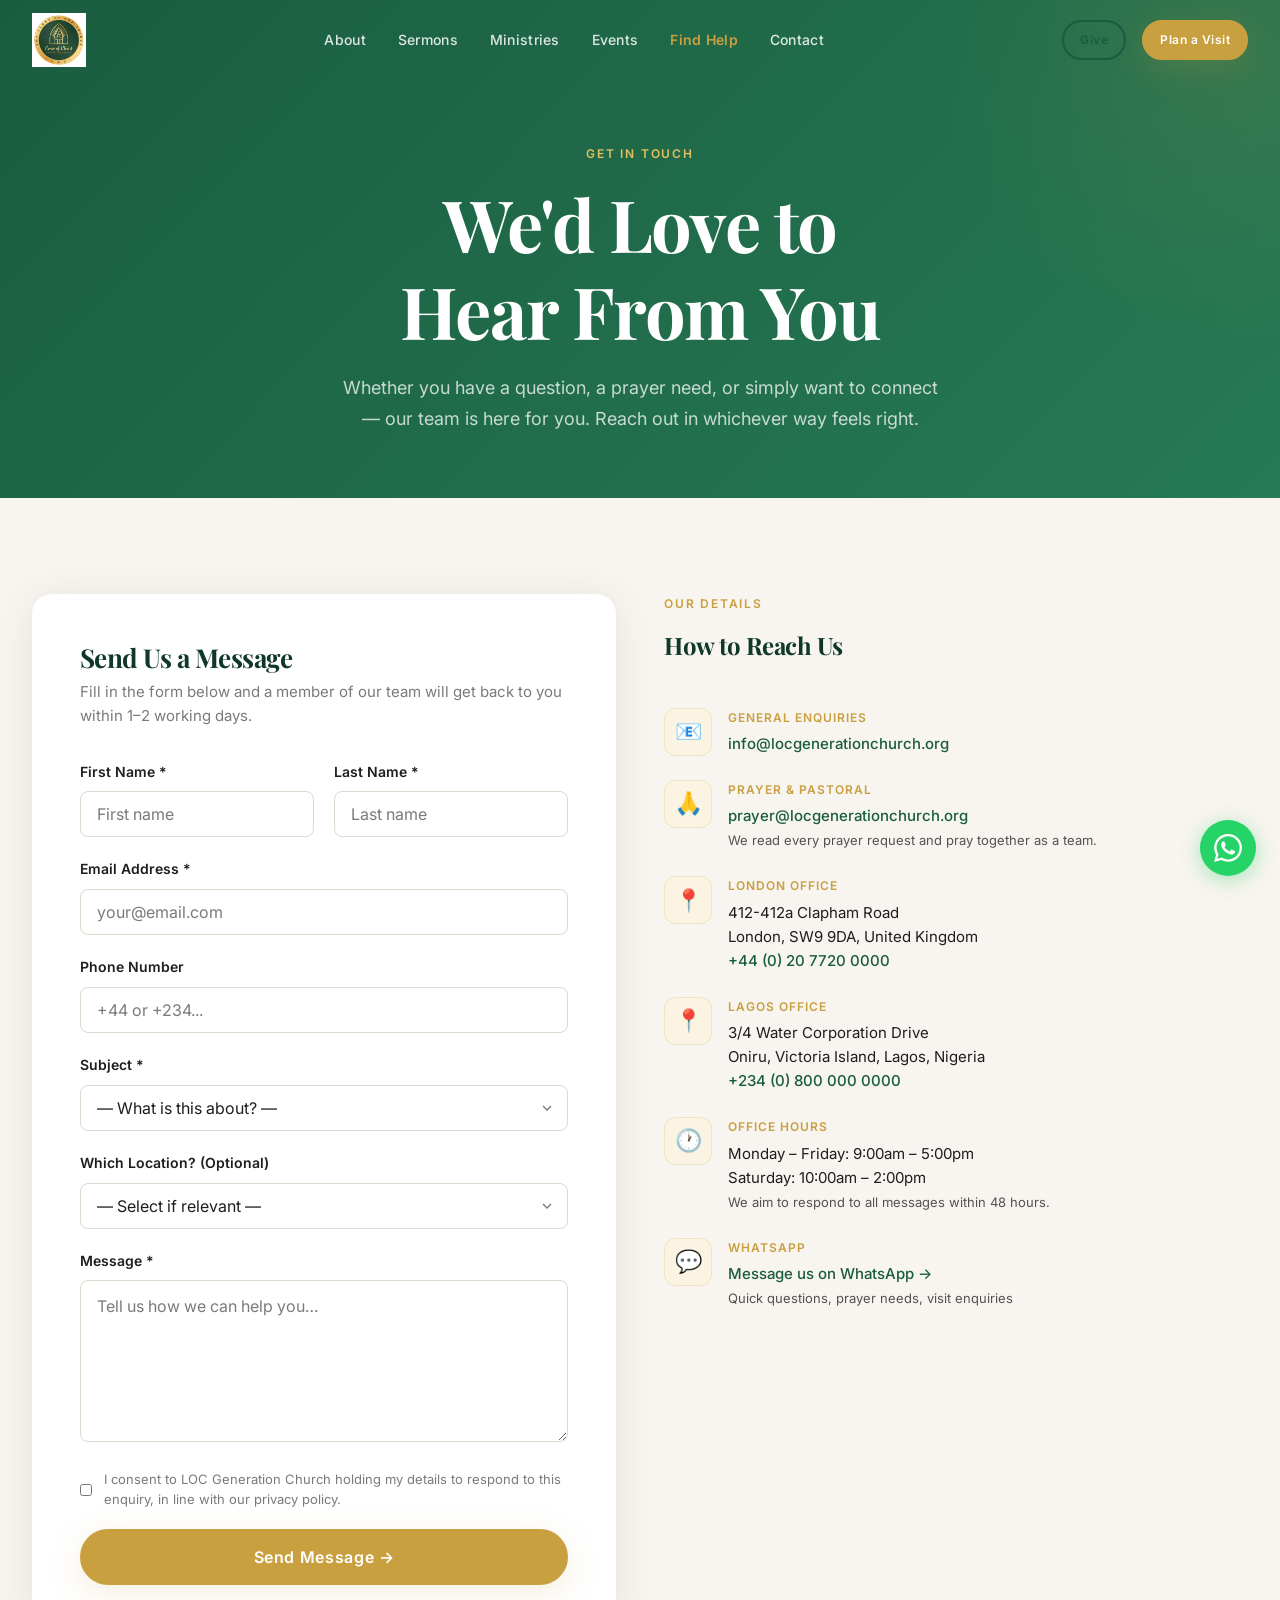
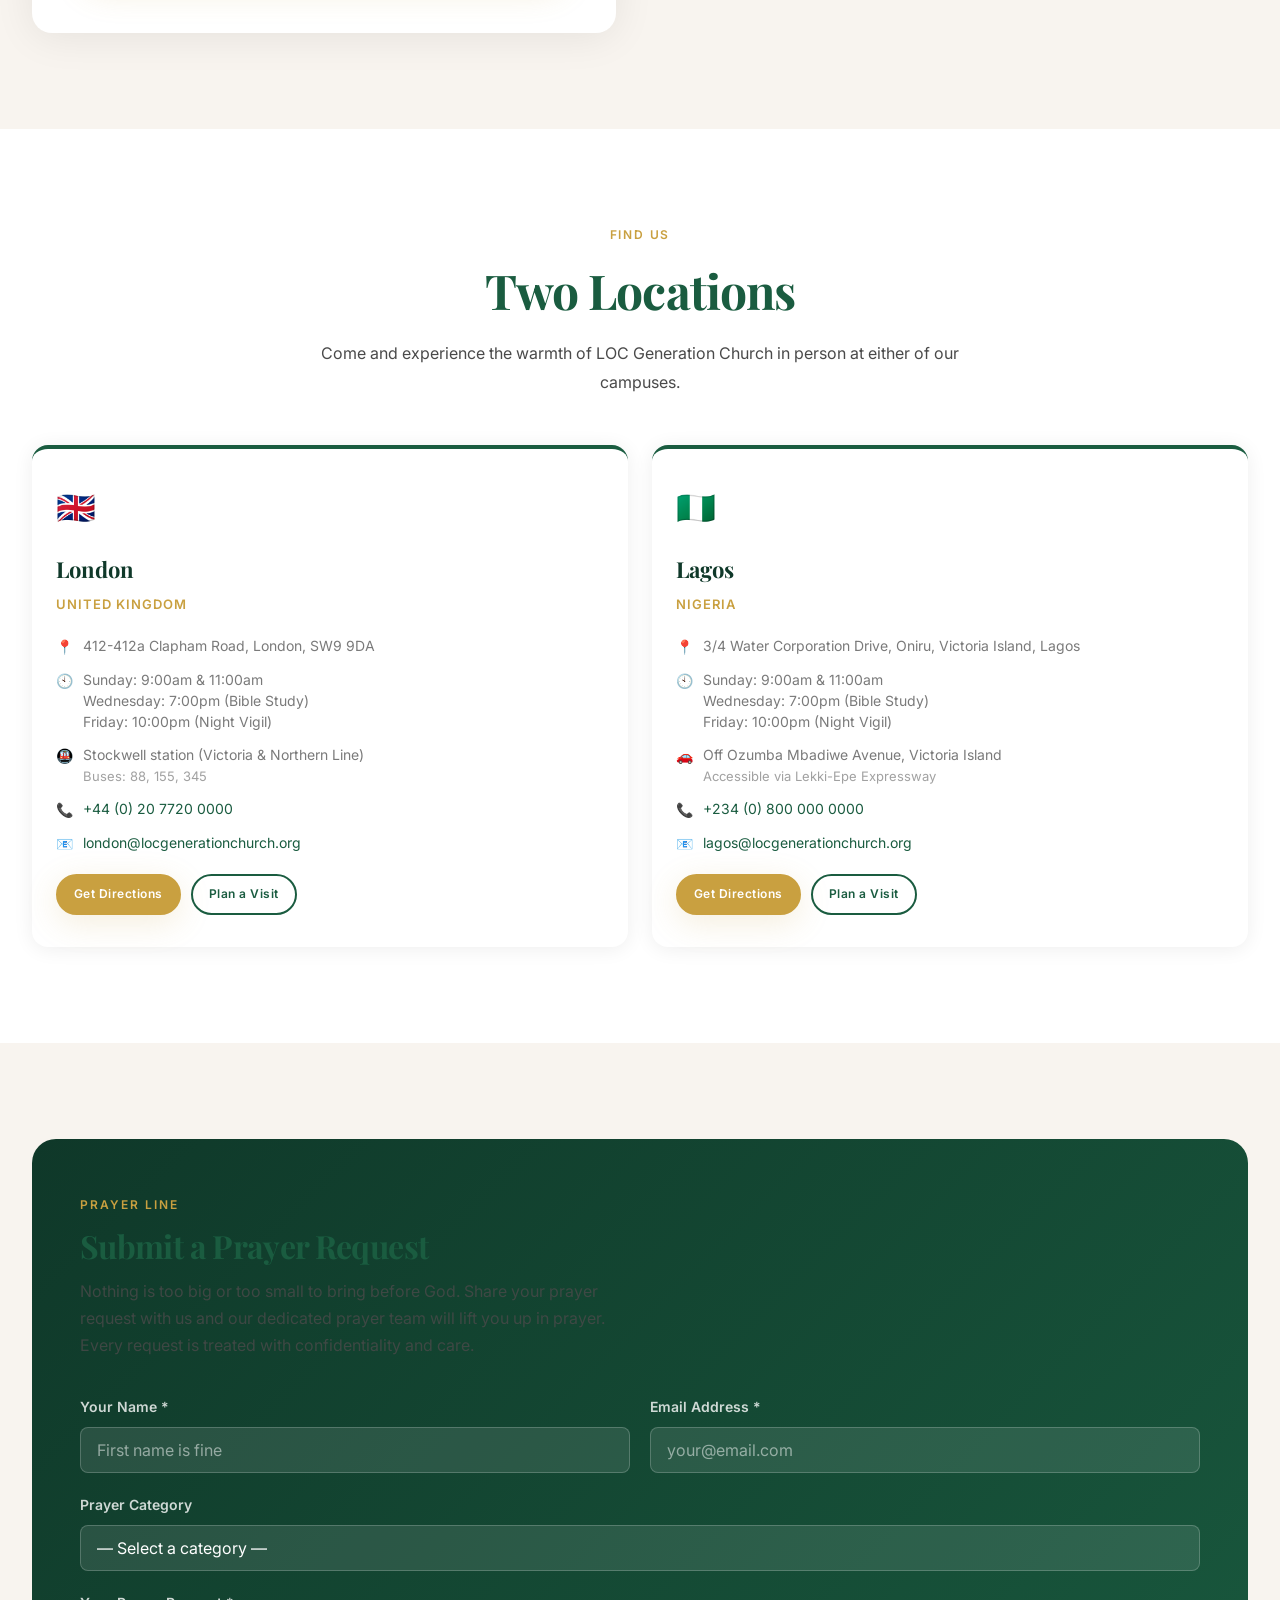
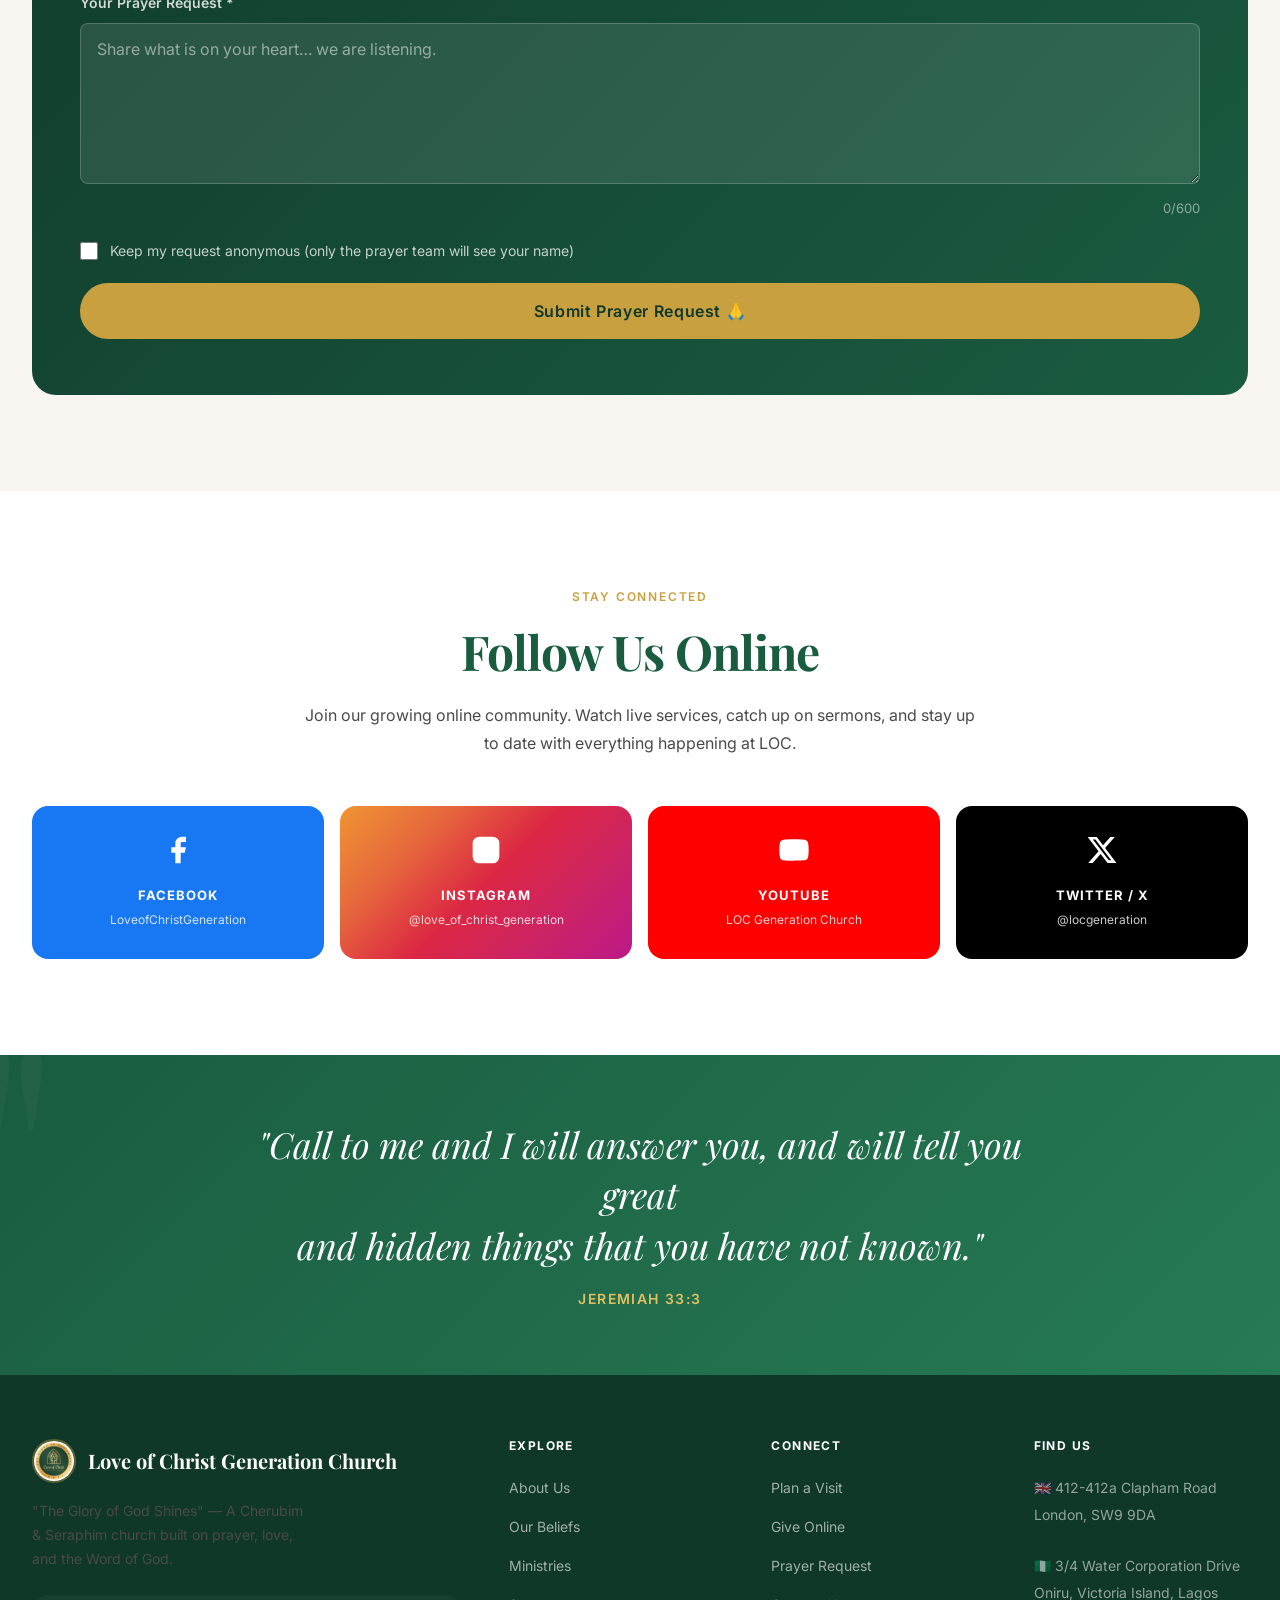
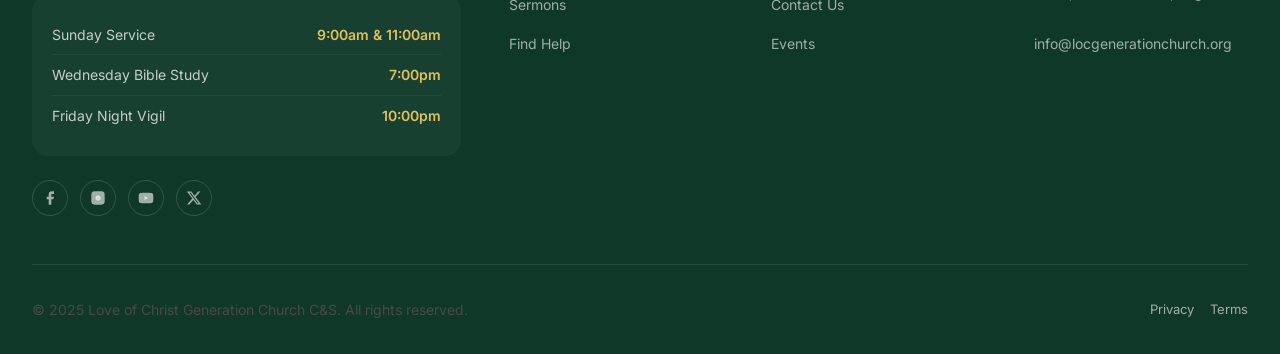
<file: contact.html>
﻿<!DOCTYPE html>
<html lang="en">
<head>
  <meta charset="UTF-8" />
  <meta name="viewport" content="width=device-width, initial-scale=1.0" />
  <meta name="description" content="Contact Love of Christ Generation Church C&S. Reach us in London or Lagos, send a prayer request, or get in touch with our team." />
  <title>Contact Us — Love of Christ Generation Church C&S</title>
  <link rel="preconnect" href="https://fonts.googleapis.com" />
  <link rel="preconnect" href="https://fonts.gstatic.com" crossorigin />
  <link href="https://fonts.googleapis.com/css2?family=Playfair+Display:ital,wght@0,700;0,800;1,700&family=Inter:wght@400;500;600&display=swap" rel="stylesheet" />
  <link rel="stylesheet" href="css/style.css" />
  <style>
    /* Contact page specifics */
    .contact-grid {
      display: grid;
      grid-template-columns: 1fr 1fr;
      gap: 48px;
      align-items: start;
    }
    @media (max-width: 900px) {
      .contact-grid { grid-template-columns: 1fr; }
    }

    .contact-form-card {
      background: #fff;
      border-radius: 20px;
      padding: 48px;
      box-shadow: 0 4px 40px rgba(0,0,0,0.08);
    }
    @media (max-width: 600px) {
      .contact-form-card { padding: 28px 20px; }
    }
    .contact-form-card__title {
      font-family: 'Playfair Display', serif;
      font-size: 26px;
      font-weight: 700;
      color: var(--color-primary-dark);
      margin-bottom: 6px;
    }
    .contact-form-card__sub {
      color: var(--color-muted);
      font-size: 15px;
      margin-bottom: 32px;
      line-height: 1.6;
    }

    .contact-info-block {
      display: flex;
      flex-direction: column;
      gap: 24px;
    }
    .contact-info-item {
      display: flex;
      gap: 16px;
      align-items: flex-start;
    }
    .contact-info-item__icon {
      width: 48px;
      height: 48px;
      border-radius: 12px;
      background: var(--color-accent-subtle);
      border: 1px solid rgba(201,160,64,0.2);
      display: flex;
      align-items: center;
      justify-content: center;
      font-size: 22px;
      flex-shrink: 0;
    }
    .contact-info-item__label {
      font-size: 12px;
      text-transform: uppercase;
      letter-spacing: 1px;
      font-weight: 600;
      color: var(--color-accent);
      margin-bottom: 4px;
    }
    .contact-info-item__value {
      font-size: 15px;
      color: var(--color-body);
      line-height: 1.6;
    }
    .contact-info-item__value a {
      color: var(--color-primary);
      font-weight: 500;
      text-decoration: none;
    }
    .contact-info-item__value a:hover {
      text-decoration: underline;
    }

    /* Location detail cards */
    .location-detail-grid {
      display: grid;
      grid-template-columns: 1fr 1fr;
      gap: 24px;
    }
    @media (max-width: 700px) {
      .location-detail-grid { grid-template-columns: 1fr; }
    }
    .location-detail-card {
      background: #fff;
      border-radius: 16px;
      padding: 32px 24px;
      box-shadow: 0 2px 20px rgba(0,0,0,0.07);
      border-top: 4px solid var(--color-primary);
    }
    .location-detail-card__flag {
      font-size: 32px;
      margin-bottom: 16px;
      display: block;
    }
    .location-detail-card__city {
      font-family: 'Playfair Display', serif;
      font-size: 22px;
      font-weight: 700;
      color: var(--color-primary-dark);
      margin-bottom: 4px;
    }
    .location-detail-card__country {
      font-size: 13px;
      color: var(--color-accent);
      font-weight: 600;
      text-transform: uppercase;
      letter-spacing: 1px;
      margin-bottom: 20px;
    }
    .location-detail-card__row {
      display: flex;
      gap: 10px;
      margin-bottom: 12px;
      font-size: 14px;
      color: var(--color-muted);
      line-height: 1.5;
    }
    .location-detail-card__row-icon {
      flex-shrink: 0;
      margin-top: 1px;
    }
    .location-detail-card__actions {
      margin-top: 20px;
      display: flex;
      gap: 10px;
      flex-wrap: wrap;
    }

    /* Prayer request section */
    .prayer-section {
      background: linear-gradient(135deg, var(--color-primary-dark) 0%, var(--color-primary) 100%);
      border-radius: 24px;
      padding: 56px 48px;
      color: #fff;
    }
    @media (max-width: 700px) {
      .prayer-section { padding: 36px 24px; }
    }
    .prayer-section__label {
      font-size: 12px;
      text-transform: uppercase;
      letter-spacing: 2px;
      font-weight: 600;
      color: var(--color-accent);
      margin-bottom: 12px;
    }
    .prayer-section__title {
      font-family: 'Playfair Display', serif;
      font-size: 32px;
      font-weight: 700;
      margin-bottom: 12px;
    }
    .prayer-section__sub {
      opacity: 0.8;
      font-size: 16px;
      line-height: 1.7;
      margin-bottom: 36px;
      max-width: 540px;
    }
    .prayer-section .form-input {
      background: rgba(255,255,255,0.1);
      border-color: rgba(255,255,255,0.2);
      color: #fff;
    }
    .prayer-section .form-input::placeholder {
      color: rgba(255,255,255,0.5);
    }
    .prayer-section .form-input:focus {
      background: rgba(255,255,255,0.15);
      border-color: var(--color-accent);
    }
    .prayer-section .form-label {
      color: rgba(255,255,255,0.8);
    }
    .prayer-counter {
      text-align: right;
      font-size: 13px;
      color: rgba(255,255,255,0.5);
      margin-top: 4px;
    }

    /* Social media grid */
    .social-connect-grid {
      display: grid;
      grid-template-columns: repeat(4, 1fr);
      gap: 16px;
    }
    @media (max-width: 700px) {
      .social-connect-grid { grid-template-columns: repeat(2, 1fr); }
    }
    .social-connect-card {
      border-radius: 16px;
      padding: 28px 16px;
      text-align: center;
      text-decoration: none;
      color: #fff;
      transition: transform 0.2s, box-shadow 0.2s;
    }
    .social-connect-card:hover {
      transform: translateY(-4px);
      box-shadow: 0 12px 32px rgba(0,0,0,0.2);
    }
    .social-connect-card--facebook { background: #1877F2; }
    .social-connect-card--instagram { background: linear-gradient(135deg, #f09433 0%, #e6683c 25%, #dc2743 50%, #cc2366 75%, #bc1888 100%); }
    .social-connect-card--youtube { background: #FF0000; }
    .social-connect-card--twitter { background: #000; }
    .social-connect-card__icon {
      font-size: 28px;
      margin-bottom: 10px;
      display: block;
    }
    .social-connect-card__platform {
      font-size: 13px;
      font-weight: 700;
      text-transform: uppercase;
      letter-spacing: 1px;
      margin-bottom: 4px;
    }
    .social-connect-card__handle {
      font-size: 12px;
      opacity: 0.8;
    }
    .social-connect-card svg {
      width: 32px;
      height: 32px;
      fill: #fff;
      stroke: none;
      margin-bottom: 10px;
    }
  </style>
</head>
<body>

  <nav class="nav nav--transparent" id="main-nav" data-transparent="true">
    <div class="nav__inner">
      <a href="index.html" class="nav__logo">
        <img src="Logos/_L-A6qdw_400x400.jpg" alt="LOC Church Logo" class="nav__logo-img" />
      </a>
      <ul class="nav__links">
        <li><a href="about.html" class="nav__link">About</a></li>
        <li><a href="sermons.html" class="nav__link">Sermons</a></li>
        <li><a href="ministries.html" class="nav__link">Ministries</a></li>
        <li><a href="events.html" class="nav__link">Events</a></li>
        <li><a href="find-help.html" class="nav__link nav__link--find-help">Find Help</a></li>
        <li><a href="contact.html" class="nav__link nav__link--active">Contact</a></li>
      </ul>
      <div class="nav__actions">
        <a href="give.html" class="btn btn--secondary btn--sm">Give</a>
        <a href="plan-visit.html" class="btn btn--primary btn--sm">Plan a Visit</a>
        <button class="nav__menu-btn" id="menu-btn" aria-label="Open menu"><span></span><span></span><span></span></button>
      </div>
    </div>
  </nav>

  <div class="mobile-nav" id="mobile-nav">
    <button class="mobile-nav__close" id="mobile-nav-close">✕</button>
    <ul class="mobile-nav__links">
      <li><a href="index.html" class="mobile-nav__link">Home</a></li>
      <li><a href="about.html" class="mobile-nav__link">About</a></li>
      <li><a href="sermons.html" class="mobile-nav__link">Sermons</a></li>
      <li><a href="ministries.html" class="mobile-nav__link">Ministries</a></li>
      <li><a href="events.html" class="mobile-nav__link">Events</a></li>
      <li><a href="find-help.html" class="mobile-nav__link mobile-nav__link--find-help">Find Help</a></li>
      <li><a href="plan-visit.html" class="mobile-nav__link">Plan a Visit</a></li>
      <li><a href="give.html" class="mobile-nav__link">Give</a></li>
      <li><a href="contact.html" class="mobile-nav__link mobile-nav__link--active">Contact</a></li>
    </ul>
  </div>

  <main>

    <!-- PAGE HERO -->
    <div class="page-hero">
      <span class="page-hero__label">Get in Touch</span>
      <h1 class="page-hero__title">We'd Love to<br>Hear From You</h1>
      <p class="page-hero__subtitle">Whether you have a question, a prayer need, or simply want to connect — our team is here for you. Reach out in whichever way feels right.</p>
    </div>

    <!-- CONTACT + INFO -->
    <section class="section section--warm">
      <div class="container">
        <div class="contact-grid reveal">

          <!-- CONTACT FORM -->
          <div class="contact-form-card">
            <h2 class="contact-form-card__title">Send Us a Message</h2>
            <p class="contact-form-card__sub">Fill in the form below and a member of our team will get back to you within 1–2 working days.</p>
            <form id="contact-form" novalidate>
              <div style="display:grid;grid-template-columns:1fr 1fr;gap:20px;" class="form-row-split">
                <div class="form-group">
                  <label class="form-label" for="contact-first-name">First Name *</label>
                  <input type="text" id="contact-first-name" name="firstName" class="form-input" placeholder="First name" required />
                </div>
                <div class="form-group">
                  <label class="form-label" for="contact-last-name">Last Name *</label>
                  <input type="text" id="contact-last-name" name="lastName" class="form-input" placeholder="Last name" required />
                </div>
              </div>
              <div class="form-group">
                <label class="form-label" for="contact-email">Email Address *</label>
                <input type="email" id="contact-email" name="email" class="form-input" placeholder="your@email.com" required />
              </div>
              <div class="form-group">
                <label class="form-label" for="contact-phone">Phone Number</label>
                <input type="tel" id="contact-phone" name="phone" class="form-input" placeholder="+44 or +234..." />
              </div>
              <div class="form-group">
                <label class="form-label" for="contact-subject">Subject *</label>
                <select id="contact-subject" name="subject" class="form-input form-select" required>
                  <option value="">— What is this about? —</option>
                  <option value="general">General Enquiry</option>
                  <option value="first-visit">Planning a First Visit</option>
                  <option value="membership">Church Membership</option>
                  <option value="ministries">Ministries &amp; Groups</option>
                  <option value="event">Event Information</option>
                  <option value="media">Media &amp; Press</option>
                  <option value="pastoral">Pastoral Care</option>
                  <option value="giving">Giving &amp; Donations</option>
                  <option value="prayer">Prayer Request</option>
                  <option value="other">Other</option>
                </select>
              </div>
              <div class="form-group">
                <label class="form-label" for="contact-location">Which Location? (Optional)</label>
                <select id="contact-location" name="location" class="form-input form-select">
                  <option value="">— Select if relevant —</option>
                  <option value="london">London — Clapham Road, SW9</option>
                  <option value="lagos">Lagos — Victoria Island</option>
                  <option value="online">Online Community</option>
                </select>
              </div>
              <div class="form-group">
                <label class="form-label" for="contact-message">Message *</label>
                <textarea id="contact-message" name="message" class="form-input form-textarea" rows="5" placeholder="Tell us how we can help you…" required></textarea>
              </div>
              <div class="form-group" style="display:flex;align-items:center;gap:12px;">
                <input type="checkbox" id="contact-consent" name="consent" style="width:18px;height:18px;accent-color:var(--color-primary);" />
                <label for="contact-consent" style="font-size:13px;color:var(--color-muted);cursor:pointer;line-height:1.5;">
                  I consent to LOC Generation Church holding my details to respond to this enquiry, in line with our privacy policy.
                </label>
              </div>
              <button type="submit" class="btn btn--primary btn--lg" style="width:100%;">Send Message →</button>
            </form>
          </div>

          <!-- CONTACT INFO -->
          <div>
            <div class="contact-info-block">

              <div>
                <span class="section-header__label" style="margin-bottom:16px;display:block;">Our Details</span>
                <h3 style="font-family:'Playfair Display',serif;font-size:24px;color:var(--color-primary-dark);margin-bottom:24px;">How to Reach Us</h3>
              </div>

              <div class="contact-info-item">
                <div class="contact-info-item__icon">📧</div>
                <div>
                  <div class="contact-info-item__label">General Enquiries</div>
                  <div class="contact-info-item__value">
                    <a href="mailto:info@locgenerationchurch.org">info@locgenerationchurch.org</a>
                  </div>
                </div>
              </div>

              <div class="contact-info-item">
                <div class="contact-info-item__icon">🙏</div>
                <div>
                  <div class="contact-info-item__label">Prayer &amp; Pastoral</div>
                  <div class="contact-info-item__value">
                    <a href="mailto:prayer@locgenerationchurch.org">prayer@locgenerationchurch.org</a><br>
                    <span style="font-size:13px;opacity:0.75;">We read every prayer request and pray together as a team.</span>
                  </div>
                </div>
              </div>

              <div class="contact-info-item">
                <div class="contact-info-item__icon">📍</div>
                <div>
                  <div class="contact-info-item__label">London Office</div>
                  <div class="contact-info-item__value">
                    412-412a Clapham Road<br>London, SW9 9DA, United Kingdom<br>
                    <a href="tel:+442077200000">+44 (0) 20 7720 0000</a>
                  </div>
                </div>
              </div>

              <div class="contact-info-item">
                <div class="contact-info-item__icon">📍</div>
                <div>
                  <div class="contact-info-item__label">Lagos Office</div>
                  <div class="contact-info-item__value">
                    3/4 Water Corporation Drive<br>Oniru, Victoria Island, Lagos, Nigeria<br>
                    <a href="tel:+2348000000000">+234 (0) 800 000 0000</a>
                  </div>
                </div>
              </div>

              <div class="contact-info-item">
                <div class="contact-info-item__icon">🕐</div>
                <div>
                  <div class="contact-info-item__label">Office Hours</div>
                  <div class="contact-info-item__value">
                    Monday – Friday: 9:00am – 5:00pm<br>
                    Saturday: 10:00am – 2:00pm<br>
                    <span style="font-size:13px;opacity:0.75;">We aim to respond to all messages within 48 hours.</span>
                  </div>
                </div>
              </div>

              <div class="contact-info-item">
                <div class="contact-info-item__icon">💬</div>
                <div>
                  <div class="contact-info-item__label">WhatsApp</div>
                  <div class="contact-info-item__value">
                    <a href="https://wa.me/447000000000" target="_blank" rel="noopener">Message us on WhatsApp →</a><br>
                    <span style="font-size:13px;opacity:0.75;">Quick questions, prayer needs, visit enquiries</span>
                  </div>
                </div>
              </div>

            </div>
          </div>

        </div>
      </div>
    </section>

    <!-- LOCATIONS -->
    <section class="section">
      <div class="container">
        <div class="section-header section-header--center reveal">
          <span class="section-header__label">Find Us</span>
          <h2 class="section-header__title">Two Locations</h2>
          <p class="section-header__subtitle">Come and experience the warmth of LOC Generation Church in person at either of our campuses.</p>
        </div>
        <div class="location-detail-grid reveal">

          <div class="location-detail-card">
            <span class="location-detail-card__flag">🇬🇧</span>
            <div class="location-detail-card__city">London</div>
            <div class="location-detail-card__country">United Kingdom</div>
            <div class="location-detail-card__row">
              <span class="location-detail-card__row-icon">📍</span>
              <span>412-412a Clapham Road, London, SW9 9DA</span>
            </div>
            <div class="location-detail-card__row">
              <span class="location-detail-card__row-icon">🕙</span>
              <div>
                <div>Sunday: 9:00am &amp; 11:00am</div>
                <div>Wednesday: 7:00pm (Bible Study)</div>
                <div>Friday: 10:00pm (Night Vigil)</div>
              </div>
            </div>
            <div class="location-detail-card__row">
              <span class="location-detail-card__row-icon">🚇</span>
              <div>
                <div>Stockwell station (Victoria &amp; Northern Line)</div>
                <div style="opacity:0.7;font-size:13px;margin-top:2px;">Buses: 88, 155, 345</div>
              </div>
            </div>
            <div class="location-detail-card__row">
              <span class="location-detail-card__row-icon">📞</span>
              <span><a href="tel:+442077200000" style="color:var(--color-primary);text-decoration:none;">+44 (0) 20 7720 0000</a></span>
            </div>
            <div class="location-detail-card__row">
              <span class="location-detail-card__row-icon">📧</span>
              <span><a href="mailto:london@locgenerationchurch.org" style="color:var(--color-primary);text-decoration:none;">london@locgenerationchurch.org</a></span>
            </div>
            <div class="location-detail-card__actions">
              <a href="https://maps.google.com/?q=412+Clapham+Road+London+SW9+9DA" target="_blank" rel="noopener" class="btn btn--primary btn--sm">Get Directions</a>
              <a href="plan-visit.html" class="btn btn--secondary btn--sm">Plan a Visit</a>
            </div>
          </div>

          <div class="location-detail-card">
            <span class="location-detail-card__flag">🇳🇬</span>
            <div class="location-detail-card__city">Lagos</div>
            <div class="location-detail-card__country">Nigeria</div>
            <div class="location-detail-card__row">
              <span class="location-detail-card__row-icon">📍</span>
              <span>3/4 Water Corporation Drive, Oniru, Victoria Island, Lagos</span>
            </div>
            <div class="location-detail-card__row">
              <span class="location-detail-card__row-icon">🕙</span>
              <div>
                <div>Sunday: 9:00am &amp; 11:00am</div>
                <div>Wednesday: 7:00pm (Bible Study)</div>
                <div>Friday: 10:00pm (Night Vigil)</div>
              </div>
            </div>
            <div class="location-detail-card__row">
              <span class="location-detail-card__row-icon">🚗</span>
              <div>
                <div>Off Ozumba Mbadiwe Avenue, Victoria Island</div>
                <div style="opacity:0.7;font-size:13px;margin-top:2px;">Accessible via Lekki-Epe Expressway</div>
              </div>
            </div>
            <div class="location-detail-card__row">
              <span class="location-detail-card__row-icon">📞</span>
              <span><a href="tel:+2348000000000" style="color:var(--color-primary);text-decoration:none;">+234 (0) 800 000 0000</a></span>
            </div>
            <div class="location-detail-card__row">
              <span class="location-detail-card__row-icon">📧</span>
              <span><a href="mailto:lagos@locgenerationchurch.org" style="color:var(--color-primary);text-decoration:none;">lagos@locgenerationchurch.org</a></span>
            </div>
            <div class="location-detail-card__actions">
              <a href="https://maps.google.com/?q=Water+Corporation+Drive+Victoria+Island+Lagos" target="_blank" rel="noopener" class="btn btn--primary btn--sm">Get Directions</a>
              <a href="plan-visit.html" class="btn btn--secondary btn--sm">Plan a Visit</a>
            </div>
          </div>

        </div>
      </div>
    </section>

    <!-- PRAYER REQUEST -->
    <section class="section section--warm" id="prayer">
      <div class="container">
        <div class="prayer-section reveal">
          <div class="prayer-section__label">Prayer Line</div>
          <h2 class="prayer-section__title">Submit a Prayer Request</h2>
          <p class="prayer-section__sub">
            Nothing is too big or too small to bring before God. Share your prayer request with us and our dedicated prayer team will lift you up in prayer. Every request is treated with confidentiality and care.
          </p>
          <form id="prayer-form" novalidate>
            <div style="display:grid;grid-template-columns:1fr 1fr;gap:20px;margin-bottom:0;" class="prayer-form-split">
              <div class="form-group">
                <label class="form-label" for="prayer-name">Your Name *</label>
                <input type="text" id="prayer-name" name="name" class="form-input" placeholder="First name is fine" required />
              </div>
              <div class="form-group">
                <label class="form-label" for="prayer-email">Email Address *</label>
                <input type="email" id="prayer-email" name="email" class="form-input" placeholder="your@email.com" required />
              </div>
            </div>
            <div class="form-group">
              <label class="form-label" for="prayer-category">Prayer Category</label>
              <select id="prayer-category" name="category" class="form-input form-select">
                <option value="">— Select a category —</option>
                <option value="healing">Healing &amp; Health</option>
                <option value="family">Family &amp; Relationships</option>
                <option value="finances">Finances &amp; Provision</option>
                <option value="work">Work &amp; Career</option>
                <option value="salvation">Salvation of a Loved One</option>
                <option value="guidance">Guidance &amp; Direction</option>
                <option value="deliverance">Deliverance &amp; Breakthrough</option>
                <option value="grief">Grief &amp; Loss</option>
                <option value="praise">Praise &amp; Thanksgiving</option>
                <option value="other">Other</option>
              </select>
            </div>
            <div class="form-group">
              <label class="form-label" for="prayer-request">Your Prayer Request *</label>
              <textarea id="prayer-request" name="request" class="form-input form-textarea" rows="5" placeholder="Share what is on your heart… we are listening." maxlength="600" required></textarea>
              <div class="prayer-counter"><span id="prayer-char-count">0</span>/600</div>
            </div>
            <div class="form-group" style="display:flex;align-items:center;gap:12px;">
              <input type="checkbox" id="prayer-anonymous" name="anonymous" style="width:18px;height:18px;accent-color:var(--color-accent);" />
              <label for="prayer-anonymous" style="font-size:14px;color:rgba(255,255,255,0.75);cursor:pointer;">
                Keep my request anonymous (only the prayer team will see your name)
              </label>
            </div>
            <button type="submit" class="btn btn--accent btn--lg" style="width:100%;background:var(--color-accent);color:var(--color-primary-dark);border-color:var(--color-accent);">
              Submit Prayer Request 🙏
            </button>
          </form>
        </div>
      </div>
    </section>

    <!-- SOCIAL MEDIA CONNECT -->
    <section class="section">
      <div class="container">
        <div class="section-header section-header--center reveal">
          <span class="section-header__label">Stay Connected</span>
          <h2 class="section-header__title">Follow Us Online</h2>
          <p class="section-header__subtitle">Join our growing online community. Watch live services, catch up on sermons, and stay up to date with everything happening at LOC.</p>
        </div>
        <div class="social-connect-grid reveal">
          <a href="https://www.facebook.com/LoveofChristGeneration/" target="_blank" rel="noopener" class="social-connect-card social-connect-card--facebook">
            <svg viewBox="0 0 24 24"><path d="M18 2h-3a5 5 0 00-5 5v3H7v4h3v8h4v-8h3l1-4h-4V7a1 1 0 011-1h3z"/></svg>
            <div class="social-connect-card__platform">Facebook</div>
            <div class="social-connect-card__handle">LoveofChristGeneration</div>
          </a>
          <a href="https://www.instagram.com/love_of_christ_generation/" target="_blank" rel="noopener" class="social-connect-card social-connect-card--instagram">
            <svg viewBox="0 0 24 24"><rect x="2" y="2" width="20" height="20" rx="5" ry="5"/><path d="M16 11.37A4 4 0 1112.63 8 4 4 0 0116 11.37z"/><line x1="17.5" y1="6.5" x2="17.51" y2="6.5"/></svg>
            <div class="social-connect-card__platform">Instagram</div>
            <div class="social-connect-card__handle">@love_of_christ_generation</div>
          </a>
          <a href="https://www.youtube.com/channel/UCSE6RfdqNA4U-ZMMxpMSjCw" target="_blank" rel="noopener" class="social-connect-card social-connect-card--youtube">
            <svg viewBox="0 0 24 24"><path d="M22.54 6.42a2.78 2.78 0 00-1.95-1.96C18.88 4 12 4 12 4s-6.88 0-8.59.46a2.78 2.78 0 00-1.95 1.96A29 29 0 001 12a29 29 0 00.46 5.58A2.78 2.78 0 003.41 19.6C5.12 20 12 20 12 20s6.88 0 8.59-.46a2.78 2.78 0 001.95-1.95A29 29 0 0023 12a29 29 0 00-.46-5.58z"/><polygon points="9.75 15.02 15.5 12 9.75 8.98 9.75 15.02"/></svg>
            <div class="social-connect-card__platform">YouTube</div>
            <div class="social-connect-card__handle">LOC Generation Church</div>
          </a>
          <a href="https://x.com/locgeneration" target="_blank" rel="noopener" class="social-connect-card social-connect-card--twitter">
            <svg viewBox="0 0 24 24"><path d="M18.244 2.25h3.308l-7.227 8.26 8.502 11.24H16.17l-5.214-6.817L4.99 21.75H1.68l7.73-8.835L1.254 2.25H8.08l4.713 6.231zm-1.161 17.52h1.833L7.084 4.126H5.117z"/></svg>
            <div class="social-connect-card__platform">Twitter / X</div>
            <div class="social-connect-card__handle">@locgeneration</div>
          </a>
        </div>
      </div>
    </section>

    <!-- SCRIPTURE BANNER -->
    <div class="scripture-banner">
      <p class="scripture-banner__text">
        "Call to me and I will answer you, and will tell you great<br>and hidden things that you have not known."
      </p>
      <p class="scripture-banner__ref">Jeremiah 33:3</p>
    </div>

  </main>

  <footer class="footer">
    <div class="container">
      <div class="footer__grid">
        <div class="footer__brand">
          <a href="index.html" class="footer__logo">
            <img src="Logos/_L-A6qdw_400x400.jpg" alt="LOC Church Logo" class="footer__logo-img" />
            <span class="footer__logo-name">Love of Christ Generation Church</span>
          </a>
          <p class="footer__tagline">"The Glory of God Shines" — A Cherubim &amp; Seraphim church built on prayer, love, and the Word of God.</p>
          <div class="footer__service-times">
            <div class="footer__service-time"><span>Sunday Service</span><span>9:00am &amp; 11:00am</span></div>
            <div class="footer__service-time"><span>Wednesday Bible Study</span><span>7:00pm</span></div>
            <div class="footer__service-time"><span>Friday Night Vigil</span><span>10:00pm</span></div>
          </div>
          <div class="footer__socials mt-6">
            <a href="https://www.facebook.com/LoveofChristGeneration/" target="_blank" rel="noopener" class="footer__social" aria-label="Facebook">
              <svg viewBox="0 0 24 24"><path d="M18 2h-3a5 5 0 00-5 5v3H7v4h3v8h4v-8h3l1-4h-4V7a1 1 0 011-1h3z"/></svg>
            </a>
            <a href="https://www.instagram.com/love_of_christ_generation/" target="_blank" rel="noopener" class="footer__social" aria-label="Instagram">
              <svg viewBox="0 0 24 24"><rect x="2" y="2" width="20" height="20" rx="5" ry="5"/><path d="M16 11.37A4 4 0 1112.63 8 4 4 0 0116 11.37z"/><line x1="17.5" y1="6.5" x2="17.51" y2="6.5"/></svg>
            </a>
            <a href="https://www.youtube.com/channel/UCSE6RfdqNA4U-ZMMxpMSjCw" target="_blank" rel="noopener" class="footer__social" aria-label="YouTube">
              <svg viewBox="0 0 24 24"><path d="M22.54 6.42a2.78 2.78 0 00-1.95-1.96C18.88 4 12 4 12 4s-6.88 0-8.59.46a2.78 2.78 0 00-1.95 1.96A29 29 0 001 12a29 29 0 00.46 5.58A2.78 2.78 0 003.41 19.6C5.12 20 12 20 12 20s6.88 0 8.59-.46a2.78 2.78 0 001.95-1.95A29 29 0 0023 12a29 29 0 00-.46-5.58z"/><polygon points="9.75 15.02 15.5 12 9.75 8.98 9.75 15.02"/></svg>
            </a>
            <a href="https://x.com/locgeneration" target="_blank" rel="noopener" class="footer__social" aria-label="Twitter/X">
              <svg viewBox="0 0 24 24"><path d="M18.244 2.25h3.308l-7.227 8.26 8.502 11.24H16.17l-5.214-6.817L4.99 21.75H1.68l7.73-8.835L1.254 2.25H8.08l4.713 6.231zm-1.161 17.52h1.833L7.084 4.126H5.117z"/></svg>
            </a>
          </div>
        </div>
        <div>
          <h4 class="footer__col-title">Explore</h4>
          <ul class="footer__links">
            <li><a href="about.html" class="footer__link">About Us</a></li>
            <li><a href="beliefs.html" class="footer__link">Our Beliefs</a></li>
            <li><a href="ministries.html" class="footer__link">Ministries</a></li>
            <li><a href="sermons.html" class="footer__link">Sermons</a></li>
            <li><a href="find-help.html" class="footer__link">Find Help</a></li>
          </ul>
        </div>
        <div>
          <h4 class="footer__col-title">Connect</h4>
          <ul class="footer__links">
            <li><a href="plan-visit.html" class="footer__link">Plan a Visit</a></li>
            <li><a href="give.html" class="footer__link">Give Online</a></li>
            <li><a href="contact.html#prayer" class="footer__link">Prayer Request</a></li>
            <li><a href="contact.html" class="footer__link">Contact Us</a></li>
            <li><a href="events.html" class="footer__link">Events</a></li>
          </ul>
        </div>
        <div>
          <h4 class="footer__col-title">Find Us</h4>
          <ul class="footer__links">
            <li><span class="footer__link" style="cursor:default;color:rgba(255,255,255,0.55);">🇬🇧 412-412a Clapham Road<br>London, SW9 9DA</span></li>
            <li style="margin-top:12px;"><span class="footer__link" style="cursor:default;color:rgba(255,255,255,0.55);">🇳🇬 3/4 Water Corporation Drive<br>Oniru, Victoria Island, Lagos</span></li>
            <li style="margin-top:12px;"><a href="mailto:info@locgenerationchurch.org" class="footer__link">info@locgenerationchurch.org</a></li>
          </ul>
        </div>
      </div>
      <div class="footer__bottom">
        <p>© 2025 Love of Christ Generation Church C&S. All rights reserved.</p>
        <div style="display:flex;gap:16px;"><a href="#" class="footer__link" style="font-size:13px;">Privacy</a><a href="#" class="footer__link" style="font-size:13px;">Terms</a></div>
      </div>
    </div>
  </footer>

  <a href="https://wa.me/447000000000" class="whatsapp-float" target="_blank" rel="noopener" aria-label="Chat on WhatsApp">
    <svg viewBox="0 0 24 24"><path d="M17.472 14.382c-.297-.149-1.758-.867-2.03-.967-.273-.099-.471-.148-.67.15-.197.297-.767.966-.94 1.164-.173.199-.347.223-.644.075-.297-.15-1.255-.463-2.39-1.475-.883-.788-1.48-1.761-1.653-2.059-.173-.297-.018-.458.13-.606.134-.133.298-.347.446-.52.149-.174.198-.298.298-.497.099-.198.05-.371-.025-.52-.075-.149-.669-1.612-.916-2.207-.242-.579-.487-.5-.669-.51-.173-.008-.371-.01-.57-.01-.198 0-.52.074-.792.372-.272.297-1.04 1.016-1.04 2.479 0 1.462 1.065 2.875 1.213 3.074.149.198 2.096 3.2 5.077 4.487.709.306 1.262.489 1.694.625.712.227 1.36.195 1.871.118.571-.085 1.758-.719 2.006-1.413.248-.694.248-1.289.173-1.413-.074-.124-.272-.198-.57-.347m-5.421 7.403h-.004a9.87 9.87 0 01-5.031-1.378l-.361-.214-3.741.982.998-3.648-.235-.374a9.86 9.86 0 01-1.51-5.26c.001-5.45 4.436-9.884 9.888-9.884 2.64 0 5.122 1.03 6.988 2.898a9.825 9.825 0 012.893 6.994c-.003 5.45-4.437 9.884-9.885 9.884m8.413-18.297A11.815 11.815 0 0012.05 0C5.495 0 .16 5.335.157 11.892c0 2.096.547 4.142 1.588 5.945L.057 24l6.305-1.654a11.882 11.882 0 005.683 1.448h.005c6.554 0 11.89-5.335 11.893-11.893a11.821 11.821 0 00-3.48-8.413z"/></svg>
  </a>

  <script src="js/main.js"></script>
  <script>
    // Contact Form Submission
    const contactForm = document.getElementById('contact-form');
    if (contactForm) {
      contactForm.addEventListener('submit', function(e) {
        e.preventDefault();
        const firstName = document.getElementById('contact-first-name').value.trim();
        const email = document.getElementById('contact-email').value.trim();
        const subject = document.getElementById('contact-subject').value;
        if (!firstName || !email || !subject) return;
        const btn = contactForm.querySelector('button[type="submit"]');
        btn.textContent = 'Sending…';
        btn.disabled = true;
        setTimeout(() => {
          contactForm.reset();
          btn.textContent = 'Send Message →';
          btn.disabled = false;
          if (typeof showToast === 'function') {
            showToast(`Thanks ${firstName}! We'll get back to you within 48 hours.`);
          } else {
            alert(`Thanks ${firstName}! Your message has been received. We'll be in touch soon.`);
          }
        }, 1200);
      });
    }

    // Prayer Form Submission + Character Counter
    const prayerRequest = document.getElementById('prayer-request');
    const charCount = document.getElementById('prayer-char-count');
    if (prayerRequest && charCount) {
      prayerRequest.addEventListener('input', () => {
        charCount.textContent = prayerRequest.value.length;
      });
    }

    const prayerForm = document.getElementById('prayer-form');
    if (prayerForm) {
      prayerForm.addEventListener('submit', function(e) {
        e.preventDefault();
        const name = document.getElementById('prayer-name').value.trim();
        const request = document.getElementById('prayer-request').value.trim();
        if (!name || !request) return;
        const btn = prayerForm.querySelector('button[type="submit"]');
        btn.textContent = 'Submitting…';
        btn.disabled = true;
        setTimeout(() => {
          prayerForm.reset();
          if (charCount) charCount.textContent = '0';
          btn.textContent = 'Submit Prayer Request 🙏';
          btn.disabled = false;
          if (typeof showToast === 'function') {
            showToast(`${name}, your prayer request has been received. We are praying for you.`);
          } else {
            alert(`${name}, your prayer has been received. Our team will be praying for you!`);
          }
        }, 1200);
      });
    }

    // Responsive grid adjustments
    function adjustFormGrids() {
      const splits = document.querySelectorAll('.form-row-split, .prayer-form-split');
      splits.forEach(el => {
        el.style.gridTemplateColumns = window.innerWidth < 600 ? '1fr' : '1fr 1fr';
      });
    }
    adjustFormGrids();
    window.addEventListener('resize', adjustFormGrids);

    // Scroll to prayer section if URL has #prayer
    if (window.location.hash === '#prayer') {
      setTimeout(() => {
        const el = document.getElementById('prayer');
        if (el) el.scrollIntoView({ behavior: 'smooth', block: 'start' });
      }, 300);
    }
  </script>
</body>
</html>
</file>
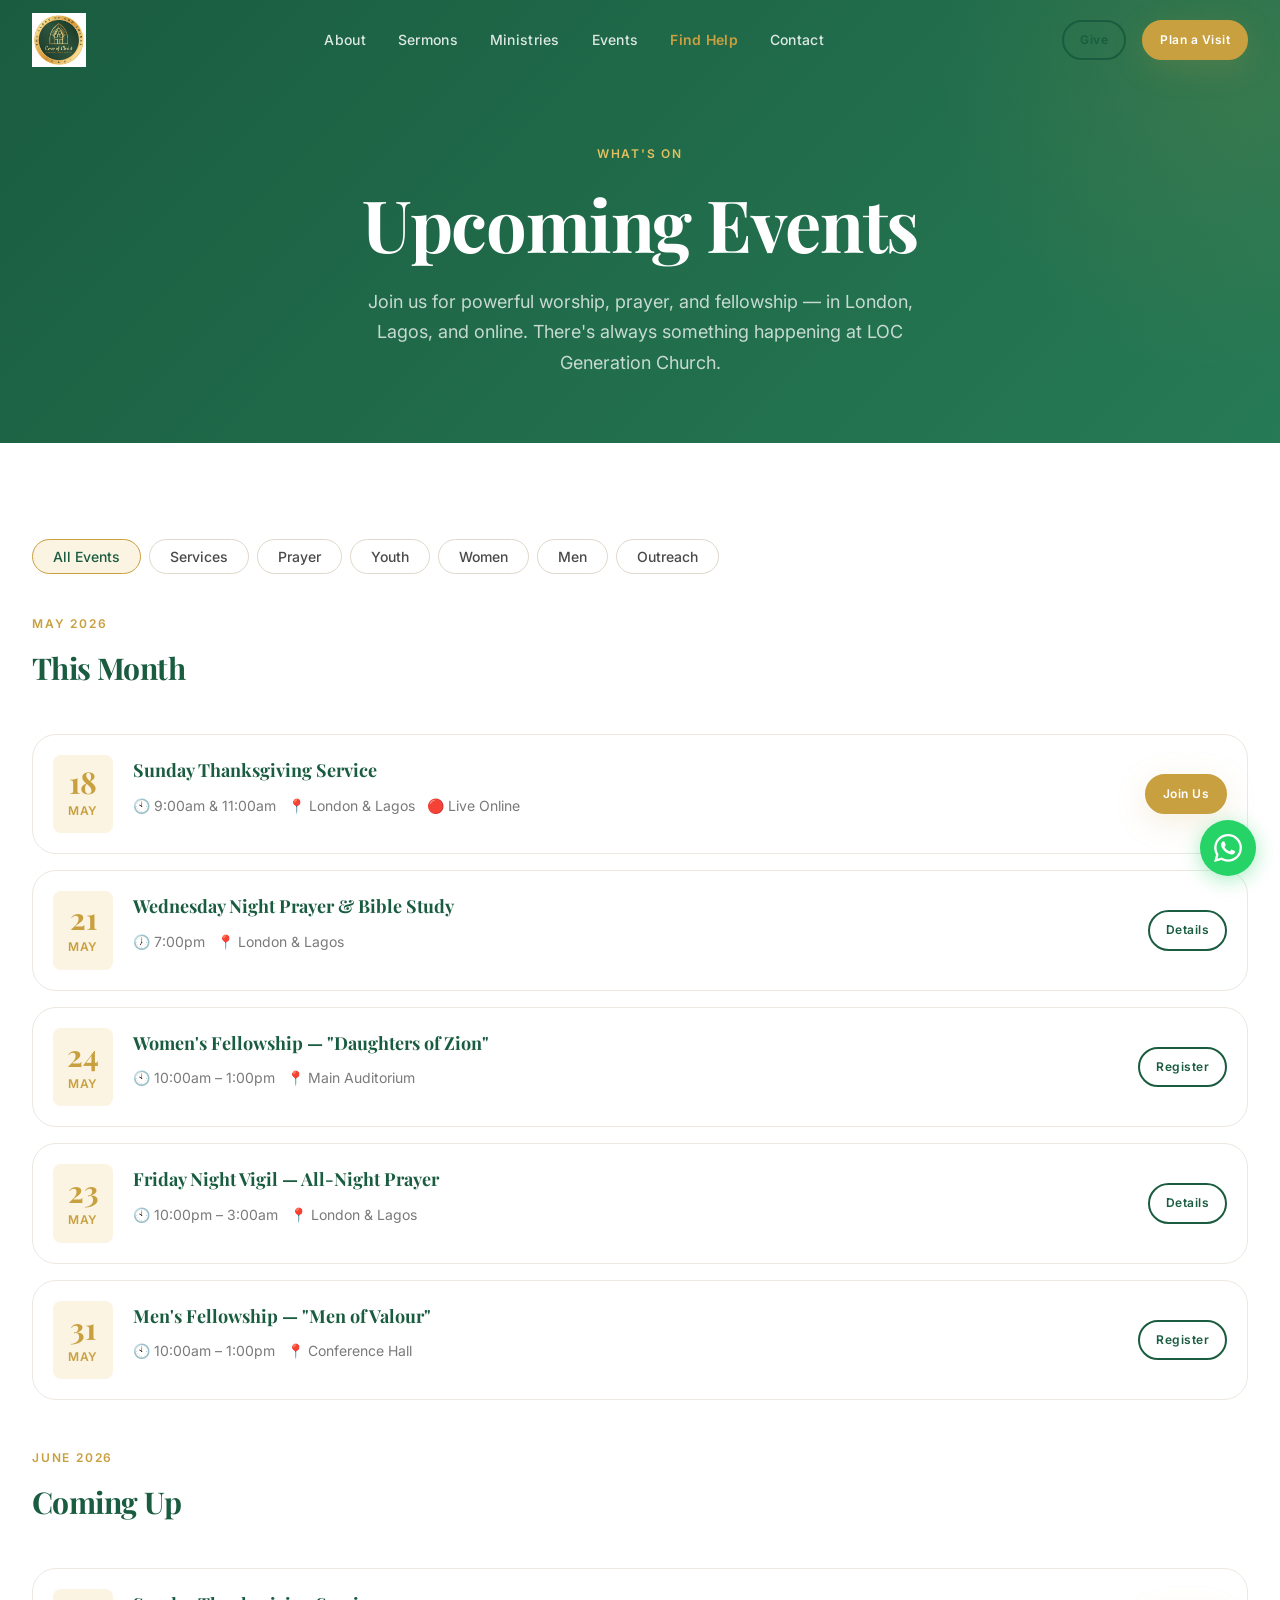
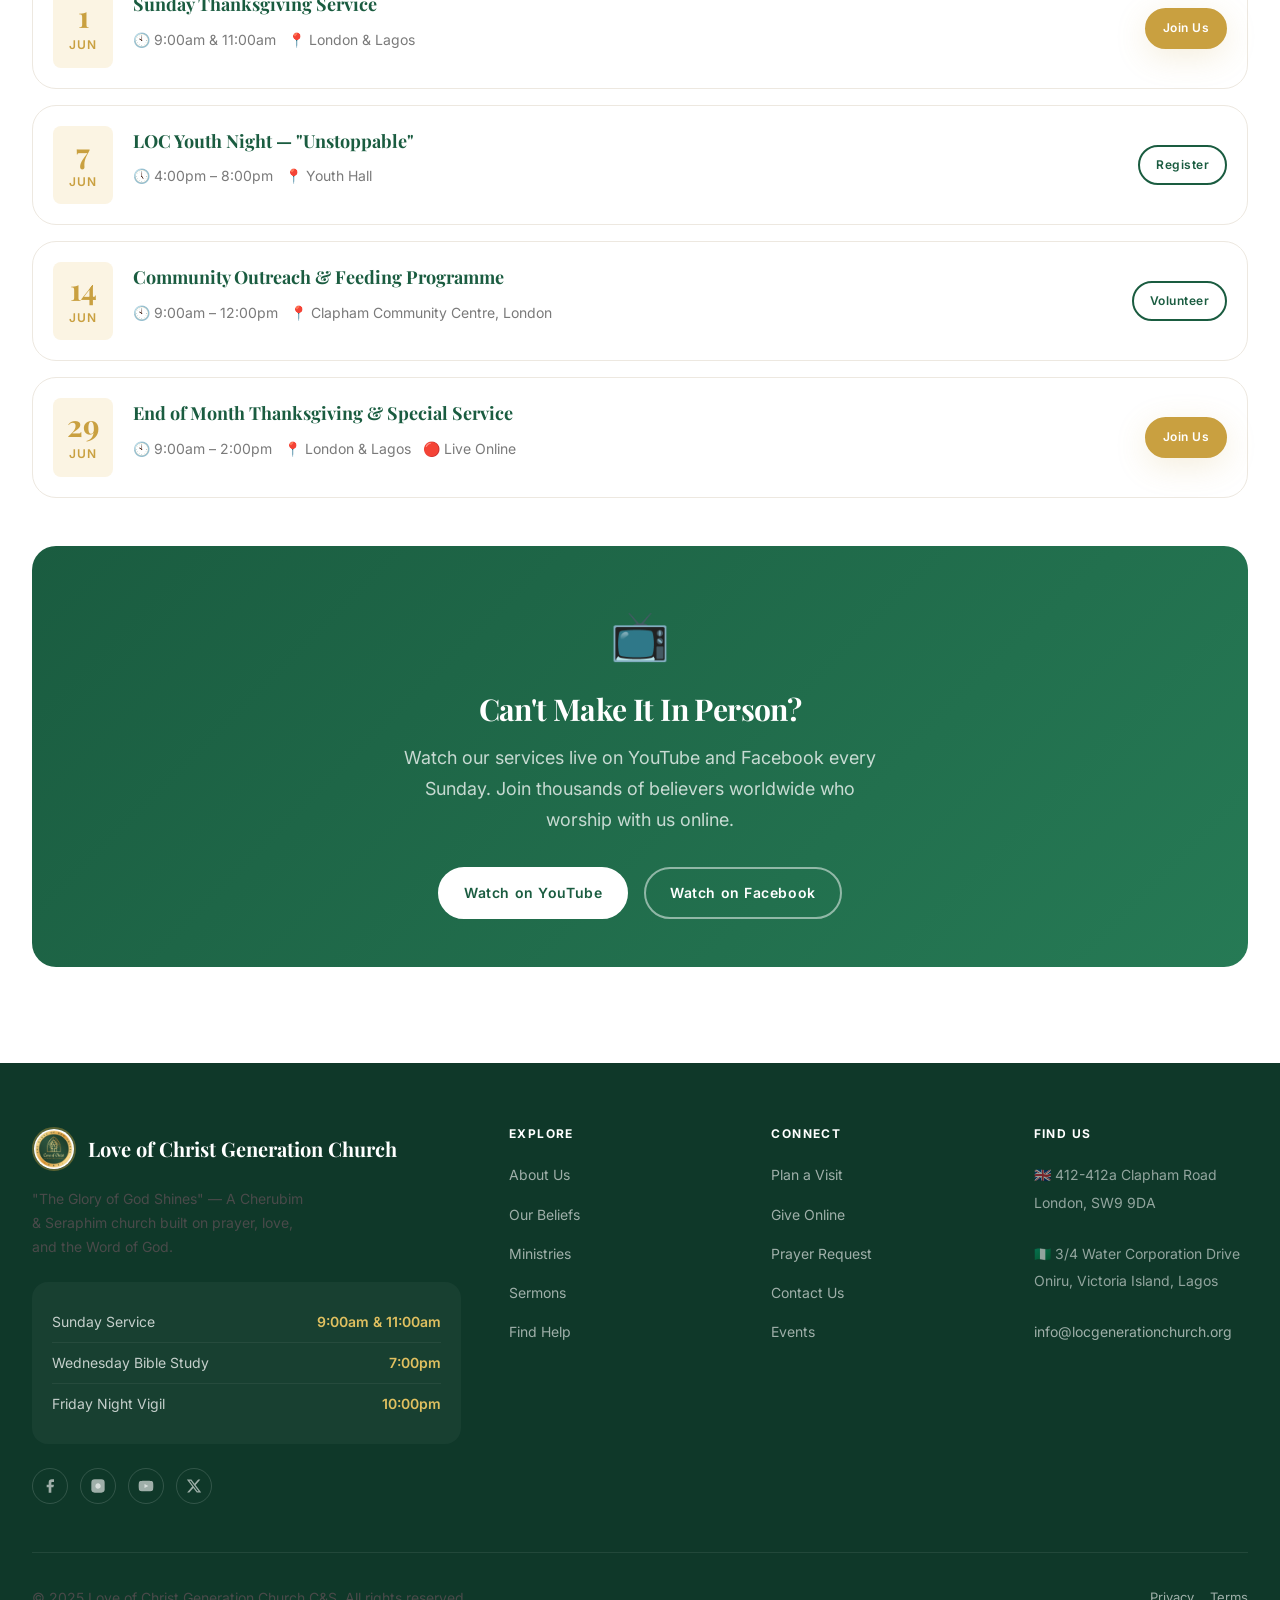
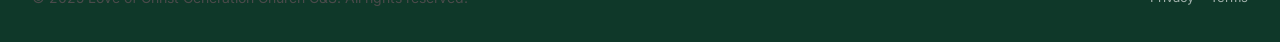
<file: events.html>
﻿<!DOCTYPE html>
<html lang="en">
<head>
  <meta charset="UTF-8" />
  <meta name="viewport" content="width=device-width, initial-scale=1.0" />
  <meta name="description" content="Upcoming events at Love of Christ Generation Church C&S — Services, prayer nights, fellowships, and more in London and Lagos." />
  <title>Events — Love of Christ Generation Church C&S</title>
  <link rel="preconnect" href="https://fonts.googleapis.com" />
  <link rel="preconnect" href="https://fonts.gstatic.com" crossorigin />
  <link href="https://fonts.googleapis.com/css2?family=Playfair+Display:ital,wght@0,700;0,800;1,700&family=Inter:wght@400;500;600&display=swap" rel="stylesheet" />
  <link rel="stylesheet" href="css/style.css" />
  <style>
    .filter-bar { display:flex; flex-wrap:wrap; gap:8px; margin-bottom:40px; }
    .filter-btn {
      padding:8px 20px; border-radius:var(--radius-full); border:1.5px solid var(--color-border);
      background:white; font-size:var(--text-sm); font-weight:500; cursor:pointer;
      transition:all var(--transition-fast); color:var(--color-text-soft);
    }
    .filter-btn:hover, .filter-btn.filter-active {
      border-color:var(--color-accent); background:var(--color-accent-subtle); color:var(--color-primary);
    }
  </style>
</head>
<body>

  <nav class="nav nav--transparent" id="main-nav" data-transparent="true">
    <div class="nav__inner">
      <a href="index.html" class="nav__logo">
        <img src="Logos/_L-A6qdw_400x400.jpg" alt="LOC Church Logo" class="nav__logo-img" />
      </a>
      <ul class="nav__links">
        <li><a href="about.html" class="nav__link">About</a></li>
        <li><a href="sermons.html" class="nav__link">Sermons</a></li>
        <li><a href="ministries.html" class="nav__link">Ministries</a></li>
        <li><a href="events.html" class="nav__link nav__link--active">Events</a></li>
        <li><a href="find-help.html" class="nav__link nav__link--find-help">Find Help</a></li>
        <li><a href="contact.html" class="nav__link">Contact</a></li>
      </ul>
      <div class="nav__actions">
        <a href="give.html" class="btn btn--secondary btn--sm">Give</a>
        <a href="plan-visit.html" class="btn btn--primary btn--sm">Plan a Visit</a>
        <button class="nav__menu-btn" id="menu-btn" aria-label="Open menu"><span></span><span></span><span></span></button>
      </div>
    </div>
  </nav>

  <div class="mobile-nav" id="mobile-nav">
    <button class="mobile-nav__close" id="mobile-nav-close">✕</button>
    <ul class="mobile-nav__links">
      <li><a href="index.html" class="mobile-nav__link">Home</a></li>
      <li><a href="about.html" class="mobile-nav__link">About</a></li>
      <li><a href="sermons.html" class="mobile-nav__link">Sermons</a></li>
      <li><a href="ministries.html" class="mobile-nav__link">Ministries</a></li>
      <li><a href="events.html" class="mobile-nav__link">Events</a></li>
      <li><a href="find-help.html" class="mobile-nav__link mobile-nav__link--find-help">Find Help</a></li>
      <li><a href="plan-visit.html" class="mobile-nav__link">Plan a Visit</a></li>
      <li><a href="give.html" class="mobile-nav__link">Give</a></li>
      <li><a href="contact.html" class="mobile-nav__link">Contact</a></li>
    </ul>
  </div>

  <main>

    <div class="page-hero">
      <span class="page-hero__label">What's On</span>
      <h1 class="page-hero__title">Upcoming Events</h1>
      <p class="page-hero__subtitle">Join us for powerful worship, prayer, and fellowship — in London, Lagos, and online. There's always something happening at LOC Generation Church.</p>
    </div>

    <section class="section">
      <div class="container">

        <!-- Filter -->
        <div class="filter-bar reveal">
          <button class="filter-btn filter-active" data-filter="all">All Events</button>
          <button class="filter-btn" data-filter="service">Services</button>
          <button class="filter-btn" data-filter="prayer">Prayer</button>
          <button class="filter-btn" data-filter="youth">Youth</button>
          <button class="filter-btn" data-filter="women">Women</button>
          <button class="filter-btn" data-filter="men">Men</button>
          <button class="filter-btn" data-filter="outreach">Outreach</button>
        </div>

        <!-- May 2026 -->
        <div class="section-header reveal">
          <span class="section-header__label">May 2026</span>
          <h3>This Month</h3>
        </div>

        <div style="display:flex;flex-direction:column;gap:16px;margin-bottom:48px;" class="reveal">

          <div class="event-card" data-category="service">
            <div class="event-card__date"><div class="event-card__day">18</div><div class="event-card__month">May</div></div>
            <div class="event-card__body">
              <div class="event-card__title">Sunday Thanksgiving Service</div>
              <div class="event-card__meta">
                <span>🕙 9:00am &amp; 11:00am</span>
                <span>📍 London &amp; Lagos</span>
                <span>🔴 Live Online</span>
              </div>
            </div>
            <a href="plan-visit.html" class="btn btn--primary btn--sm" style="flex-shrink:0;align-self:center;">Join Us</a>
          </div>

          <div class="event-card" data-category="prayer">
            <div class="event-card__date"><div class="event-card__day">21</div><div class="event-card__month">May</div></div>
            <div class="event-card__body">
              <div class="event-card__title">Wednesday Night Prayer &amp; Bible Study</div>
              <div class="event-card__meta">
                <span>🕖 7:00pm</span>
                <span>📍 London &amp; Lagos</span>
              </div>
            </div>
            <a href="contact.html" class="btn btn--secondary btn--sm" style="flex-shrink:0;align-self:center;">Details</a>
          </div>

          <div class="event-card" data-category="women">
            <div class="event-card__date"><div class="event-card__day">24</div><div class="event-card__month">May</div></div>
            <div class="event-card__body">
              <div class="event-card__title">Women's Fellowship — "Daughters of Zion"</div>
              <div class="event-card__meta">
                <span>🕙 10:00am – 1:00pm</span>
                <span>📍 Main Auditorium</span>
              </div>
            </div>
            <a href="contact.html" class="btn btn--secondary btn--sm" style="flex-shrink:0;align-self:center;">Register</a>
          </div>

          <div class="event-card" data-category="prayer">
            <div class="event-card__date"><div class="event-card__day">23</div><div class="event-card__month">May</div></div>
            <div class="event-card__body">
              <div class="event-card__title">Friday Night Vigil — All-Night Prayer</div>
              <div class="event-card__meta">
                <span>🕙 10:00pm – 3:00am</span>
                <span>📍 London &amp; Lagos</span>
              </div>
            </div>
            <a href="contact.html" class="btn btn--secondary btn--sm" style="flex-shrink:0;align-self:center;">Details</a>
          </div>

          <div class="event-card" data-category="men">
            <div class="event-card__date"><div class="event-card__day">31</div><div class="event-card__month">May</div></div>
            <div class="event-card__body">
              <div class="event-card__title">Men's Fellowship — "Men of Valour"</div>
              <div class="event-card__meta">
                <span>🕙 10:00am – 1:00pm</span>
                <span>📍 Conference Hall</span>
              </div>
            </div>
            <a href="contact.html" class="btn btn--secondary btn--sm" style="flex-shrink:0;align-self:center;">Register</a>
          </div>

        </div>

        <!-- June 2026 -->
        <div class="section-header reveal">
          <span class="section-header__label">June 2026</span>
          <h3>Coming Up</h3>
        </div>

        <div style="display:flex;flex-direction:column;gap:16px;margin-bottom:48px;" class="reveal">

          <div class="event-card" data-category="service">
            <div class="event-card__date"><div class="event-card__day">1</div><div class="event-card__month">Jun</div></div>
            <div class="event-card__body">
              <div class="event-card__title">Sunday Thanksgiving Service</div>
              <div class="event-card__meta">
                <span>🕙 9:00am &amp; 11:00am</span>
                <span>📍 London &amp; Lagos</span>
              </div>
            </div>
            <a href="plan-visit.html" class="btn btn--primary btn--sm" style="flex-shrink:0;align-self:center;">Join Us</a>
          </div>

          <div class="event-card" data-category="youth">
            <div class="event-card__date"><div class="event-card__day">7</div><div class="event-card__month">Jun</div></div>
            <div class="event-card__body">
              <div class="event-card__title">LOC Youth Night — "Unstoppable"</div>
              <div class="event-card__meta">
                <span>🕔 4:00pm – 8:00pm</span>
                <span>📍 Youth Hall</span>
              </div>
            </div>
            <a href="contact.html" class="btn btn--secondary btn--sm" style="flex-shrink:0;align-self:center;">Register</a>
          </div>

          <div class="event-card" data-category="outreach">
            <div class="event-card__date"><div class="event-card__day">14</div><div class="event-card__month">Jun</div></div>
            <div class="event-card__body">
              <div class="event-card__title">Community Outreach &amp; Feeding Programme</div>
              <div class="event-card__meta">
                <span>🕙 9:00am – 12:00pm</span>
                <span>📍 Clapham Community Centre, London</span>
              </div>
            </div>
            <a href="contact.html" class="btn btn--secondary btn--sm" style="flex-shrink:0;align-self:center;">Volunteer</a>
          </div>

          <div class="event-card" data-category="service">
            <div class="event-card__date"><div class="event-card__day">29</div><div class="event-card__month">Jun</div></div>
            <div class="event-card__body">
              <div class="event-card__title">End of Month Thanksgiving &amp; Special Service</div>
              <div class="event-card__meta">
                <span>🕙 9:00am – 2:00pm</span>
                <span>📍 London &amp; Lagos</span>
                <span>🔴 Live Online</span>
              </div>
            </div>
            <a href="plan-visit.html" class="btn btn--primary btn--sm" style="flex-shrink:0;align-self:center;">Join Us</a>
          </div>

        </div>

        <!-- Watch Online -->
        <div style="background:linear-gradient(135deg,#1A5C40,#267A55);border-radius:24px;padding:48px;text-align:center;" class="reveal">
          <div style="font-size:48px;margin-bottom:16px;">📺</div>
          <h3 style="color:white;margin-bottom:16px;">Can't Make It In Person?</h3>
          <p style="color:rgba(255,255,255,0.75);font-size:18px;line-height:1.7;max-width:480px;margin:0 auto 32px;">
            Watch our services live on YouTube and Facebook every Sunday. Join thousands of believers worldwide who worship with us online.
          </p>
          <div style="display:flex;gap:16px;justify-content:center;flex-wrap:wrap;">
            <a href="https://www.youtube.com/channel/UCSE6RfdqNA4U-ZMMxpMSjCw" target="_blank" rel="noopener" class="btn btn--white">Watch on YouTube</a>
            <a href="https://www.facebook.com/LoveofChristGeneration/" target="_blank" rel="noopener" class="btn btn--ghost">Watch on Facebook</a>
          </div>
        </div>

      </div>
    </section>

  </main>

  <footer class="footer">
    <div class="container">
      <div class="footer__grid">
        <div class="footer__brand">
          <a href="index.html" class="footer__logo"><img src="Logos/_L-A6qdw_400x400.jpg" alt="LOC Church Logo" class="footer__logo-img" /><span class="footer__logo-name">Love of Christ Generation Church</span></a>
          <p class="footer__tagline">"The Glory of God Shines" — A Cherubim &amp; Seraphim church built on prayer, love, and the Word of God.</p>
          <div class="footer__service-times">
            <div class="footer__service-time"><span>Sunday Service</span><span>9:00am &amp; 11:00am</span></div>
            <div class="footer__service-time"><span>Wednesday Bible Study</span><span>7:00pm</span></div>
            <div class="footer__service-time"><span>Friday Night Vigil</span><span>10:00pm</span></div>
          </div>
          <div class="footer__socials mt-6">
            <a href="https://www.facebook.com/LoveofChristGeneration/" target="_blank" rel="noopener" class="footer__social" aria-label="Facebook"><svg viewBox="0 0 24 24"><path d="M18 2h-3a5 5 0 00-5 5v3H7v4h3v8h4v-8h3l1-4h-4V7a1 1 0 011-1h3z"/></svg></a>
            <a href="https://www.instagram.com/love_of_christ_generation/" target="_blank" rel="noopener" class="footer__social" aria-label="Instagram"><svg viewBox="0 0 24 24"><rect x="2" y="2" width="20" height="20" rx="5" ry="5"/><path d="M16 11.37A4 4 0 1112.63 8 4 4 0 0116 11.37z"/><line x1="17.5" y1="6.5" x2="17.51" y2="6.5"/></svg></a>
            <a href="https://www.youtube.com/channel/UCSE6RfdqNA4U-ZMMxpMSjCw" target="_blank" rel="noopener" class="footer__social" aria-label="YouTube"><svg viewBox="0 0 24 24"><path d="M22.54 6.42a2.78 2.78 0 00-1.95-1.96C18.88 4 12 4 12 4s-6.88 0-8.59.46a2.78 2.78 0 00-1.95 1.96A29 29 0 001 12a29 29 0 00.46 5.58A2.78 2.78 0 003.41 19.6C5.12 20 12 20 12 20s6.88 0 8.59-.46a2.78 2.78 0 001.95-1.95A29 29 0 0023 12a29 29 0 00-.46-5.58z"/><polygon points="9.75 15.02 15.5 12 9.75 8.98 9.75 15.02"/></svg></a>
            <a href="https://x.com/locgeneration" target="_blank" rel="noopener" class="footer__social" aria-label="Twitter/X"><svg viewBox="0 0 24 24"><path d="M18.244 2.25h3.308l-7.227 8.26 8.502 11.24H16.17l-5.214-6.817L4.99 21.75H1.68l7.73-8.835L1.254 2.25H8.08l4.713 6.231zm-1.161 17.52h1.833L7.084 4.126H5.117z"/></svg></a>
          </div>
        </div>
        <div><h4 class="footer__col-title">Explore</h4><ul class="footer__links"><li><a href="about.html" class="footer__link">About Us</a></li><li><a href="beliefs.html" class="footer__link">Our Beliefs</a></li><li><a href="ministries.html" class="footer__link">Ministries</a></li><li><a href="sermons.html" class="footer__link">Sermons</a></li><li><a href="find-help.html" class="footer__link">Find Help</a></li></ul></div>
        <div><h4 class="footer__col-title">Connect</h4><ul class="footer__links"><li><a href="plan-visit.html" class="footer__link">Plan a Visit</a></li><li><a href="give.html" class="footer__link">Give Online</a></li><li><a href="contact.html#prayer" class="footer__link">Prayer Request</a></li><li><a href="contact.html" class="footer__link">Contact Us</a></li><li><a href="events.html" class="footer__link">Events</a></li></ul></div>
        <div><h4 class="footer__col-title">Find Us</h4><ul class="footer__links"><li><span class="footer__link" style="cursor:default;color:rgba(255,255,255,0.55);">🇬🇧 412-412a Clapham Road<br>London, SW9 9DA</span></li><li style="margin-top:12px;"><span class="footer__link" style="cursor:default;color:rgba(255,255,255,0.55);">🇳🇬 3/4 Water Corporation Drive<br>Oniru, Victoria Island, Lagos</span></li><li style="margin-top:12px;"><a href="mailto:info@locgenerationchurch.org" class="footer__link">info@locgenerationchurch.org</a></li></ul></div>
      </div>
      <div class="footer__bottom">
        <p>© 2025 Love of Christ Generation Church C&S. All rights reserved.</p>
        <div style="display:flex;gap:16px;"><a href="#" class="footer__link" style="font-size:13px;">Privacy</a><a href="#" class="footer__link" style="font-size:13px;">Terms</a></div>
      </div>
    </div>
  </footer>
  <a href="https://wa.me/447000000000" class="whatsapp-float" target="_blank" rel="noopener" aria-label="Chat on WhatsApp">
    <svg viewBox="0 0 24 24"><path d="M17.472 14.382c-.297-.149-1.758-.867-2.03-.967-.273-.099-.471-.148-.67.15-.197.297-.767.966-.94 1.164-.173.199-.347.223-.644.075-.297-.15-1.255-.463-2.39-1.475-.883-.788-1.48-1.761-1.653-2.059-.173-.297-.018-.458.13-.606.134-.133.298-.347.446-.52.149-.174.198-.298.298-.497.099-.198.05-.371-.025-.52-.075-.149-.669-1.612-.916-2.207-.242-.579-.487-.5-.669-.51-.173-.008-.371-.01-.57-.01-.198 0-.52.074-.792.372-.272.297-1.04 1.016-1.04 2.479 0 1.462 1.065 2.875 1.213 3.074.149.198 2.096 3.2 5.077 4.487.709.306 1.262.489 1.694.625.712.227 1.36.195 1.871.118.571-.085 1.758-.719 2.006-1.413.248-.694.248-1.289.173-1.413-.074-.124-.272-.198-.57-.347m-5.421 7.403h-.004a9.87 9.87 0 01-5.031-1.378l-.361-.214-3.741.982.998-3.648-.235-.374a9.86 9.86 0 01-1.51-5.26c.001-5.45 4.436-9.884 9.888-9.884 2.64 0 5.122 1.03 6.988 2.898a9.825 9.825 0 012.893 6.994c-.003 5.45-4.437 9.884-9.885 9.884m8.413-18.297A11.815 11.815 0 0012.05 0C5.495 0 .16 5.335.157 11.892c0 2.096.547 4.142 1.588 5.945L.057 24l6.305-1.654a11.882 11.882 0 005.683 1.448h.005c6.554 0 11.89-5.335 11.893-11.893a11.821 11.821 0 00-3.48-8.413z"/></svg>
  </a>
  <script src="js/main.js"></script>
</body>
</html>
</file>
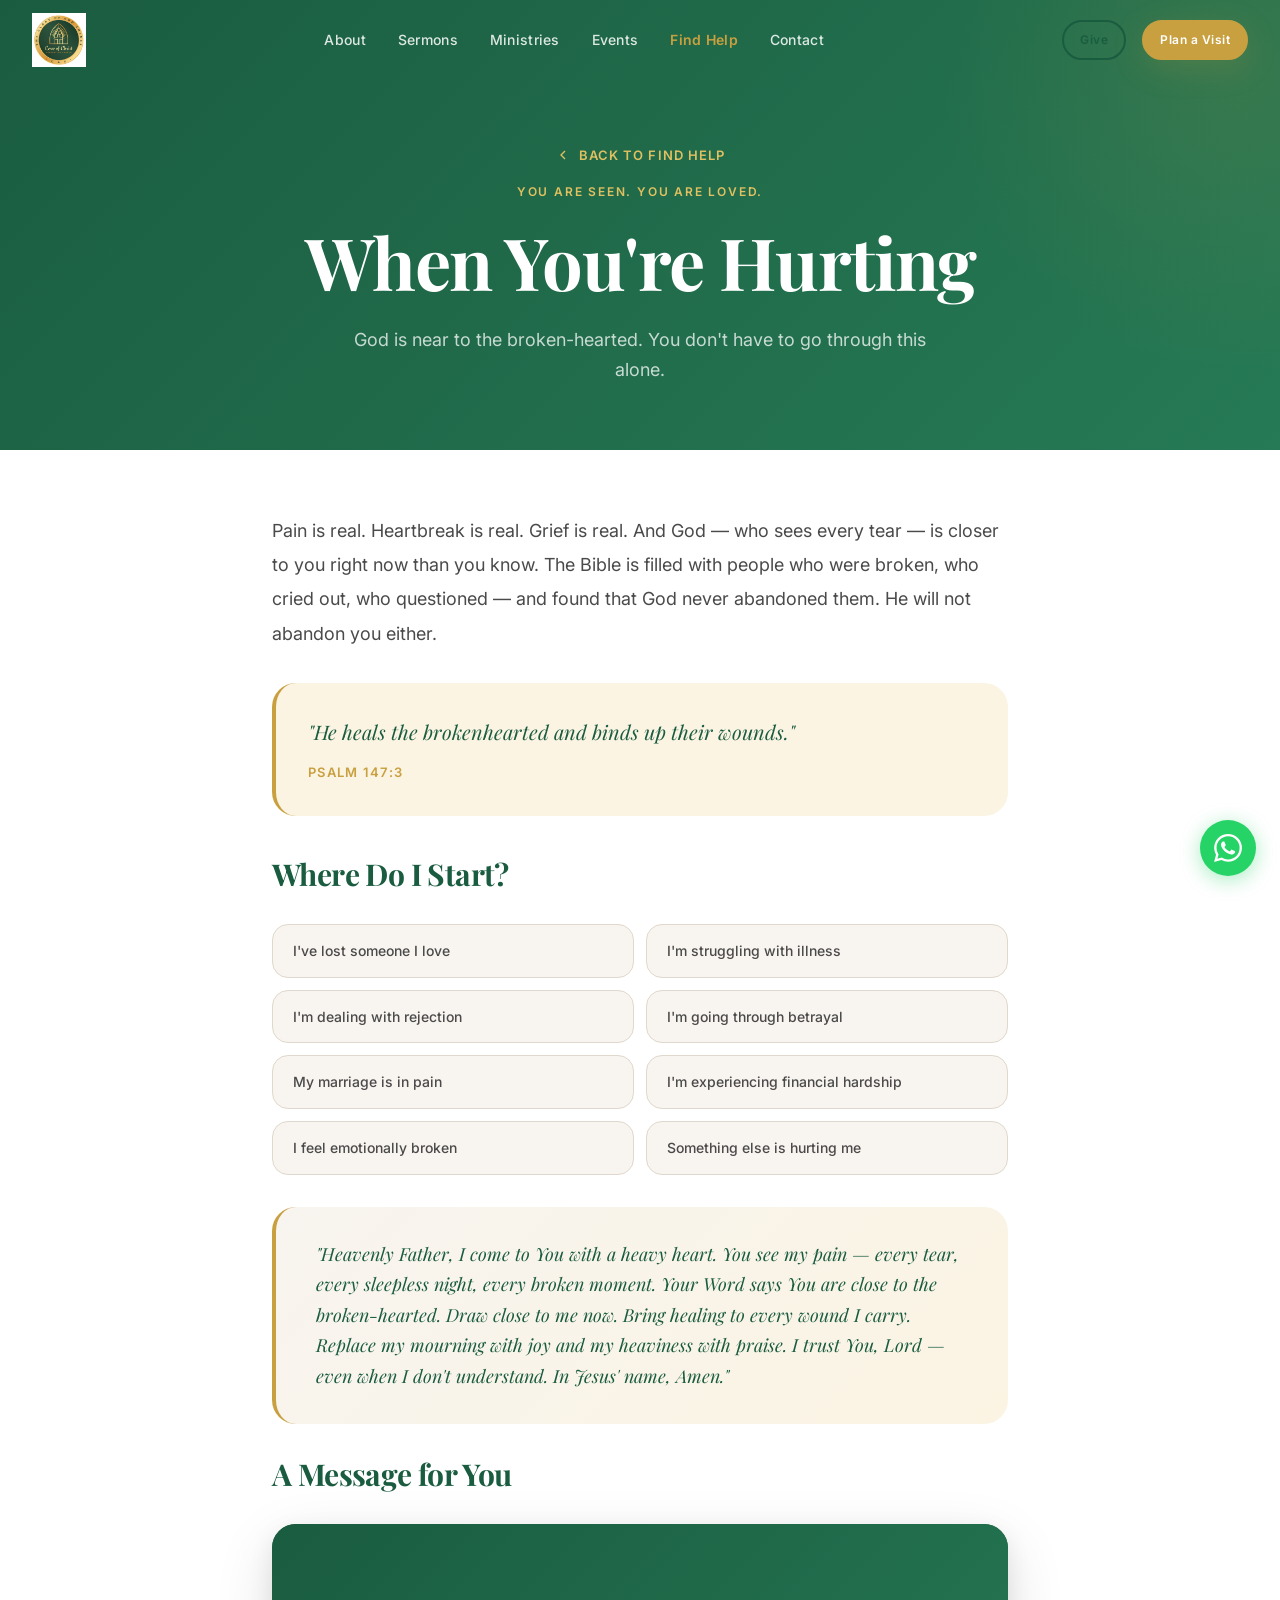
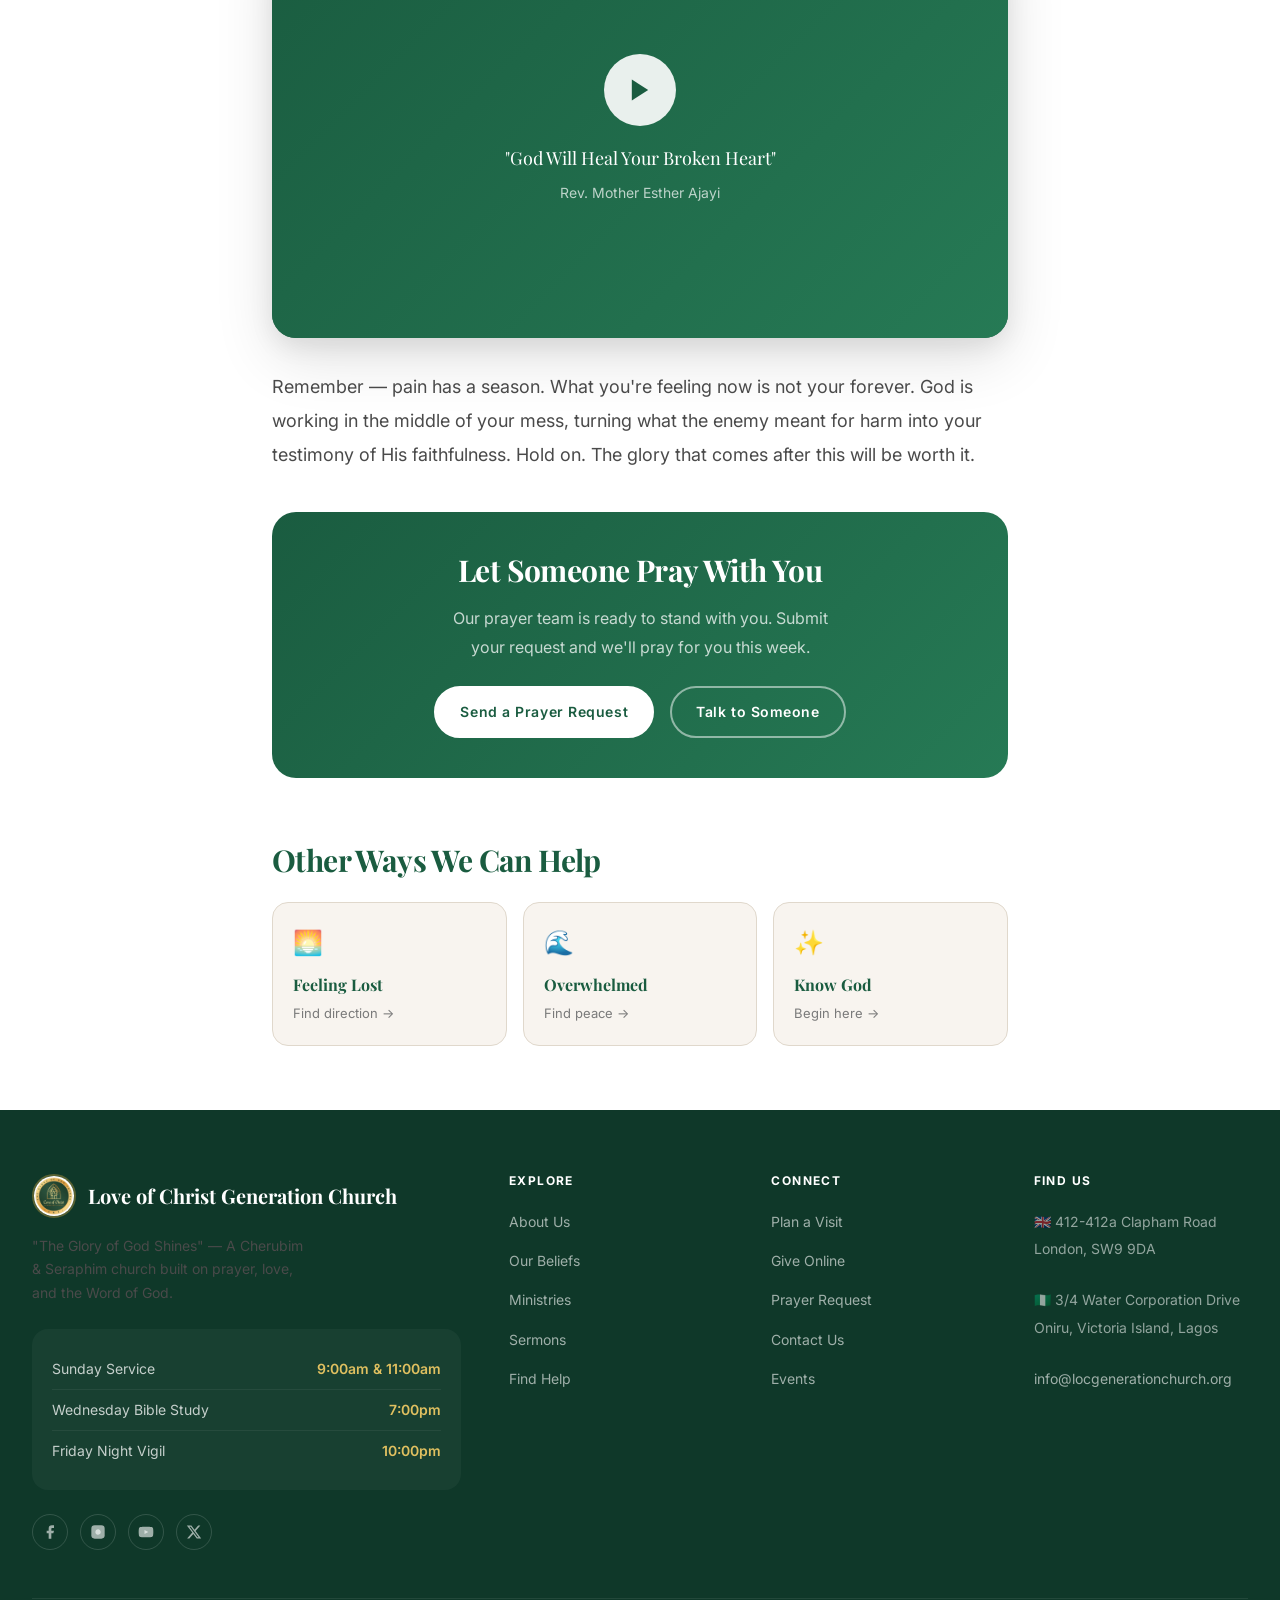
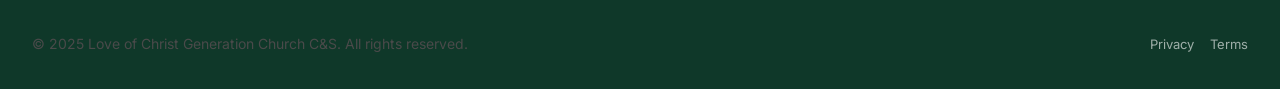
<file: find-help-detail.html>
﻿<!DOCTYPE html>
<html lang="en">
<head>
  <meta charset="UTF-8" />
  <meta name="viewport" content="width=device-width, initial-scale=1.0" />
  <meta name="description" content="Find Help — Love of Christ Generation Church C&S is here for you." />
  <title>Find Help — Love of Christ Generation Church C&S</title>
  <link rel="preconnect" href="https://fonts.googleapis.com" />
  <link rel="preconnect" href="https://fonts.gstatic.com" crossorigin />
  <link href="https://fonts.googleapis.com/css2?family=Playfair+Display:ital,wght@0,700;0,800;1,700&family=Inter:wght@400;500;600&display=swap" rel="stylesheet" />
  <link rel="stylesheet" href="css/style.css" />
</head>
<body>

  <nav class="nav nav--transparent" id="main-nav" data-transparent="true">
    <div class="nav__inner">
      <a href="index.html" class="nav__logo">
        <img src="Logos/_L-A6qdw_400x400.jpg" alt="LOC Church Logo" class="nav__logo-img" />
      </a>
      <ul class="nav__links">
        <li><a href="about.html" class="nav__link">About</a></li>
        <li><a href="sermons.html" class="nav__link">Sermons</a></li>
        <li><a href="ministries.html" class="nav__link">Ministries</a></li>
        <li><a href="events.html" class="nav__link">Events</a></li>
        <li><a href="find-help.html" class="nav__link nav__link--find-help">Find Help</a></li>
        <li><a href="contact.html" class="nav__link">Contact</a></li>
      </ul>
      <div class="nav__actions">
        <a href="give.html" class="btn btn--secondary btn--sm">Give</a>
        <a href="plan-visit.html" class="btn btn--primary btn--sm">Plan a Visit</a>
        <button class="nav__menu-btn" id="menu-btn" aria-label="Open menu"><span></span><span></span><span></span></button>
      </div>
    </div>
  </nav>

  <div class="mobile-nav" id="mobile-nav">
    <button class="mobile-nav__close" id="mobile-nav-close">✕</button>
    <ul class="mobile-nav__links">
      <li><a href="index.html" class="mobile-nav__link">Home</a></li>
      <li><a href="about.html" class="mobile-nav__link">About</a></li>
      <li><a href="sermons.html" class="mobile-nav__link">Sermons</a></li>
      <li><a href="ministries.html" class="mobile-nav__link">Ministries</a></li>
      <li><a href="events.html" class="mobile-nav__link">Events</a></li>
      <li><a href="find-help.html" class="mobile-nav__link mobile-nav__link--find-help">Find Help</a></li>
      <li><a href="plan-visit.html" class="mobile-nav__link">Plan a Visit</a></li>
      <li><a href="give.html" class="mobile-nav__link">Give</a></li>
      <li><a href="contact.html" class="mobile-nav__link">Contact</a></li>
    </ul>
  </div>

  <main>

    <div class="page-hero" style="min-height:40vh;display:flex;align-items:center;justify-content:center;flex-direction:column;">
      <a href="find-help.html" style="color:var(--color-accent-light);font-size:13px;font-weight:600;letter-spacing:0.08em;text-transform:uppercase;margin-bottom:16px;display:flex;align-items:center;gap:8px;">
        <svg width="16" height="16" viewBox="0 0 24 24" fill="none" stroke="currentColor" stroke-width="2"><polyline points="15 18 9 12 15 6"/></svg>
        Back to Find Help
      </a>
      <span class="page-hero__label">You Are Seen. You Are Loved.</span>
      <h1 class="page-hero__title">When You're Hurting</h1>
      <p class="page-hero__subtitle">God is near to the broken-hearted. You don't have to go through this alone.</p>
    </div>

    <div class="help-detail">

      <p style="font-size:18px;line-height:1.9;color:var(--color-text-soft);margin-bottom:32px;">
        Pain is real. Heartbreak is real. Grief is real. And God — who sees every tear — is closer to
        you right now than you know. The Bible is filled with people who were broken, who cried out, who
        questioned — and found that God never abandoned them. He will not abandon you either.
      </p>

      <!-- Scripture -->
      <div style="background:var(--color-accent-subtle);border-radius:var(--radius-xl);padding:32px;border-left:4px solid var(--color-accent);margin-bottom:40px;">
        <p style="font-family:'Playfair Display',serif;font-style:italic;font-size:20px;color:var(--color-primary);line-height:1.7;margin-bottom:12px;">
          "He heals the brokenhearted and binds up their wounds."
        </p>
        <p style="font-size:13px;font-weight:600;color:var(--color-accent);text-transform:uppercase;letter-spacing:0.1em;">Psalm 147:3</p>
      </div>

      <h3 style="margin-bottom:20px;">Where Do I Start?</h3>
      <div class="help-suboptions">
        <div class="help-suboption">I've lost someone I love</div>
        <div class="help-suboption">I'm struggling with illness</div>
        <div class="help-suboption">I'm dealing with rejection</div>
        <div class="help-suboption">I'm going through betrayal</div>
        <div class="help-suboption">My marriage is in pain</div>
        <div class="help-suboption">I'm experiencing financial hardship</div>
        <div class="help-suboption">I feel emotionally broken</div>
        <div class="help-suboption">Something else is hurting me</div>
      </div>

      <!-- Prayer section -->
      <div class="help-detail__prayer">
        <p>
          "Heavenly Father, I come to You with a heavy heart. You see my pain — every tear, every sleepless night,
          every broken moment. Your Word says You are close to the broken-hearted. Draw close to me now.
          Bring healing to every wound I carry. Replace my mourning with joy and my heaviness with praise.
          I trust You, Lord — even when I don't understand. In Jesus' name, Amen."
        </p>
      </div>

      <!-- Recommended message -->
      <h3 style="margin-bottom:20px;">A Message for You</h3>
      <div class="video-embed">
        <div style="width:100%;height:100%;background:linear-gradient(135deg,#1A5C40,#267A55);display:flex;flex-direction:column;align-items:center;justify-content:center;cursor:pointer;"
          data-video="LOCGC_HEALING" data-platform="youtube">
          <div style="width:72px;height:72px;background:rgba(255,255,255,0.9);border-radius:50%;display:flex;align-items:center;justify-content:center;margin-bottom:16px;">
            <svg width="28" height="28" viewBox="0 0 24 24"><polygon points="5 3 19 12 5 21 5 3" fill="#1A5C40"/></svg>
          </div>
          <p style="color:white;font-family:'Playfair Display',serif;font-size:18px;text-align:center;max-width:300px;">"God Will Heal Your Broken Heart"<br><span style="font-size:14px;font-family:Inter,sans-serif;opacity:0.7;">Rev. Mother Esther Ajayi</span></p>
        </div>
      </div>

      <p style="font-size:18px;line-height:1.9;color:var(--color-text-soft);margin-bottom:40px;">
        Remember — pain has a season. What you're feeling now is not your forever. God is working
        in the middle of your mess, turning what the enemy meant for harm into your testimony of
        His faithfulness. Hold on. The glory that comes after this will be worth it.
      </p>

      <!-- CTA -->
      <div style="background:linear-gradient(135deg,#1A5C40,#267A55);border-radius:24px;padding:40px;text-align:center;">
        <h3 style="color:white;margin-bottom:16px;">Let Someone Pray With You</h3>
        <p style="color:rgba(255,255,255,0.75);margin-bottom:24px;max-width:400px;margin-left:auto;margin-right:auto;">
          Our prayer team is ready to stand with you. Submit your request and we'll pray for you this week.
        </p>
        <div style="display:flex;gap:16px;justify-content:center;flex-wrap:wrap;">
          <a href="find-help.html#prayer" class="btn btn--white">Send a Prayer Request</a>
          <a href="contact.html" class="btn btn--ghost">Talk to Someone</a>
        </div>
      </div>

      <!-- Other categories -->
      <div style="margin-top:64px;">
        <h3 style="margin-bottom:24px;">Other Ways We Can Help</h3>
        <div style="display:grid;grid-template-columns:repeat(3,1fr);gap:16px;">
          <a href="find-help.html#lost" style="padding:20px;background:var(--color-warm);border-radius:16px;border:1.5px solid var(--color-border);text-decoration:none;">
            <div style="font-size:24px;margin-bottom:8px;">🌅</div>
            <div style="font-family:'Playfair Display',serif;color:var(--color-primary);font-weight:700;margin-bottom:4px;">Feeling Lost</div>
            <div style="font-size:13px;color:var(--color-muted);">Find direction →</div>
          </a>
          <a href="find-help.html#overwhelmed" style="padding:20px;background:var(--color-warm);border-radius:16px;border:1.5px solid var(--color-border);text-decoration:none;">
            <div style="font-size:24px;margin-bottom:8px;">🌊</div>
            <div style="font-family:'Playfair Display',serif;color:var(--color-primary);font-weight:700;margin-bottom:4px;">Overwhelmed</div>
            <div style="font-size:13px;color:var(--color-muted);">Find peace →</div>
          </a>
          <a href="find-help.html#knowgod" style="padding:20px;background:var(--color-warm);border-radius:16px;border:1.5px solid var(--color-border);text-decoration:none;">
            <div style="font-size:24px;margin-bottom:8px;">✨</div>
            <div style="font-family:'Playfair Display',serif;color:var(--color-primary);font-weight:700;margin-bottom:4px;">Know God</div>
            <div style="font-size:13px;color:var(--color-muted);">Begin here →</div>
          </a>
        </div>
      </div>

    </div>

  </main>

  <footer class="footer">
    <div class="container">
      <div class="footer__grid">
        <div class="footer__brand">
          <a href="index.html" class="footer__logo"><img src="Logos/_L-A6qdw_400x400.jpg" alt="LOC Church Logo" class="footer__logo-img" /><span class="footer__logo-name">Love of Christ Generation Church</span></a>
          <p class="footer__tagline">"The Glory of God Shines" — A Cherubim &amp; Seraphim church built on prayer, love, and the Word of God.</p>
          <div class="footer__service-times">
            <div class="footer__service-time"><span>Sunday Service</span><span>9:00am &amp; 11:00am</span></div>
            <div class="footer__service-time"><span>Wednesday Bible Study</span><span>7:00pm</span></div>
            <div class="footer__service-time"><span>Friday Night Vigil</span><span>10:00pm</span></div>
          </div>
          <div class="footer__socials mt-6">
            <a href="https://www.facebook.com/LoveofChristGeneration/" target="_blank" rel="noopener" class="footer__social" aria-label="Facebook"><svg viewBox="0 0 24 24"><path d="M18 2h-3a5 5 0 00-5 5v3H7v4h3v8h4v-8h3l1-4h-4V7a1 1 0 011-1h3z"/></svg></a>
            <a href="https://www.instagram.com/love_of_christ_generation/" target="_blank" rel="noopener" class="footer__social" aria-label="Instagram"><svg viewBox="0 0 24 24"><rect x="2" y="2" width="20" height="20" rx="5" ry="5"/><path d="M16 11.37A4 4 0 1112.63 8 4 4 0 0116 11.37z"/><line x1="17.5" y1="6.5" x2="17.51" y2="6.5"/></svg></a>
            <a href="https://www.youtube.com/channel/UCSE6RfdqNA4U-ZMMxpMSjCw" target="_blank" rel="noopener" class="footer__social" aria-label="YouTube"><svg viewBox="0 0 24 24"><path d="M22.54 6.42a2.78 2.78 0 00-1.95-1.96C18.88 4 12 4 12 4s-6.88 0-8.59.46a2.78 2.78 0 00-1.95 1.96A29 29 0 001 12a29 29 0 00.46 5.58A2.78 2.78 0 003.41 19.6C5.12 20 12 20 12 20s6.88 0 8.59-.46a2.78 2.78 0 001.95-1.95A29 29 0 0023 12a29 29 0 00-.46-5.58z"/><polygon points="9.75 15.02 15.5 12 9.75 8.98 9.75 15.02"/></svg></a>
            <a href="https://x.com/locgeneration" target="_blank" rel="noopener" class="footer__social" aria-label="Twitter/X"><svg viewBox="0 0 24 24"><path d="M18.244 2.25h3.308l-7.227 8.26 8.502 11.24H16.17l-5.214-6.817L4.99 21.75H1.68l7.73-8.835L1.254 2.25H8.08l4.713 6.231zm-1.161 17.52h1.833L7.084 4.126H5.117z"/></svg></a>
          </div>
        </div>
        <div><h4 class="footer__col-title">Explore</h4><ul class="footer__links"><li><a href="about.html" class="footer__link">About Us</a></li><li><a href="beliefs.html" class="footer__link">Our Beliefs</a></li><li><a href="ministries.html" class="footer__link">Ministries</a></li><li><a href="sermons.html" class="footer__link">Sermons</a></li><li><a href="find-help.html" class="footer__link">Find Help</a></li></ul></div>
        <div><h4 class="footer__col-title">Connect</h4><ul class="footer__links"><li><a href="plan-visit.html" class="footer__link">Plan a Visit</a></li><li><a href="give.html" class="footer__link">Give Online</a></li><li><a href="contact.html#prayer" class="footer__link">Prayer Request</a></li><li><a href="contact.html" class="footer__link">Contact Us</a></li><li><a href="events.html" class="footer__link">Events</a></li></ul></div>
        <div><h4 class="footer__col-title">Find Us</h4><ul class="footer__links"><li><span class="footer__link" style="cursor:default;color:rgba(255,255,255,0.55);">🇬🇧 412-412a Clapham Road<br>London, SW9 9DA</span></li><li style="margin-top:12px;"><span class="footer__link" style="cursor:default;color:rgba(255,255,255,0.55);">🇳🇬 3/4 Water Corporation Drive<br>Oniru, Victoria Island, Lagos</span></li><li style="margin-top:12px;"><a href="mailto:info@locgenerationchurch.org" class="footer__link">info@locgenerationchurch.org</a></li></ul></div>
      </div>
      <div class="footer__bottom">
        <p>© 2025 Love of Christ Generation Church C&S. All rights reserved.</p>
        <div style="display:flex;gap:16px;"><a href="#" class="footer__link" style="font-size:13px;">Privacy</a><a href="#" class="footer__link" style="font-size:13px;">Terms</a></div>
      </div>
    </div>
  </footer>
  <a href="https://wa.me/447000000000" class="whatsapp-float" target="_blank" rel="noopener" aria-label="Chat on WhatsApp">
    <svg viewBox="0 0 24 24"><path d="M17.472 14.382c-.297-.149-1.758-.867-2.03-.967-.273-.099-.471-.148-.67.15-.197.297-.767.966-.94 1.164-.173.199-.347.223-.644.075-.297-.15-1.255-.463-2.39-1.475-.883-.788-1.48-1.761-1.653-2.059-.173-.297-.018-.458.13-.606.134-.133.298-.347.446-.52.149-.174.198-.298.298-.497.099-.198.05-.371-.025-.52-.075-.149-.669-1.612-.916-2.207-.242-.579-.487-.5-.669-.51-.173-.008-.371-.01-.57-.01-.198 0-.52.074-.792.372-.272.297-1.04 1.016-1.04 2.479 0 1.462 1.065 2.875 1.213 3.074.149.198 2.096 3.2 5.077 4.487.709.306 1.262.489 1.694.625.712.227 1.36.195 1.871.118.571-.085 1.758-.719 2.006-1.413.248-.694.248-1.289.173-1.413-.074-.124-.272-.198-.57-.347m-5.421 7.403h-.004a9.87 9.87 0 01-5.031-1.378l-.361-.214-3.741.982.998-3.648-.235-.374a9.86 9.86 0 01-1.51-5.26c.001-5.45 4.436-9.884 9.888-9.884 2.64 0 5.122 1.03 6.988 2.898a9.825 9.825 0 012.893 6.994c-.003 5.45-4.437 9.884-9.885 9.884m8.413-18.297A11.815 11.815 0 0012.05 0C5.495 0 .16 5.335.157 11.892c0 2.096.547 4.142 1.588 5.945L.057 24l6.305-1.654a11.882 11.882 0 005.683 1.448h.005c6.554 0 11.89-5.335 11.893-11.893a11.821 11.821 0 00-3.48-8.413z"/></svg>
  </a>
  <script src="js/main.js"></script>
</body>
</html>
</file>
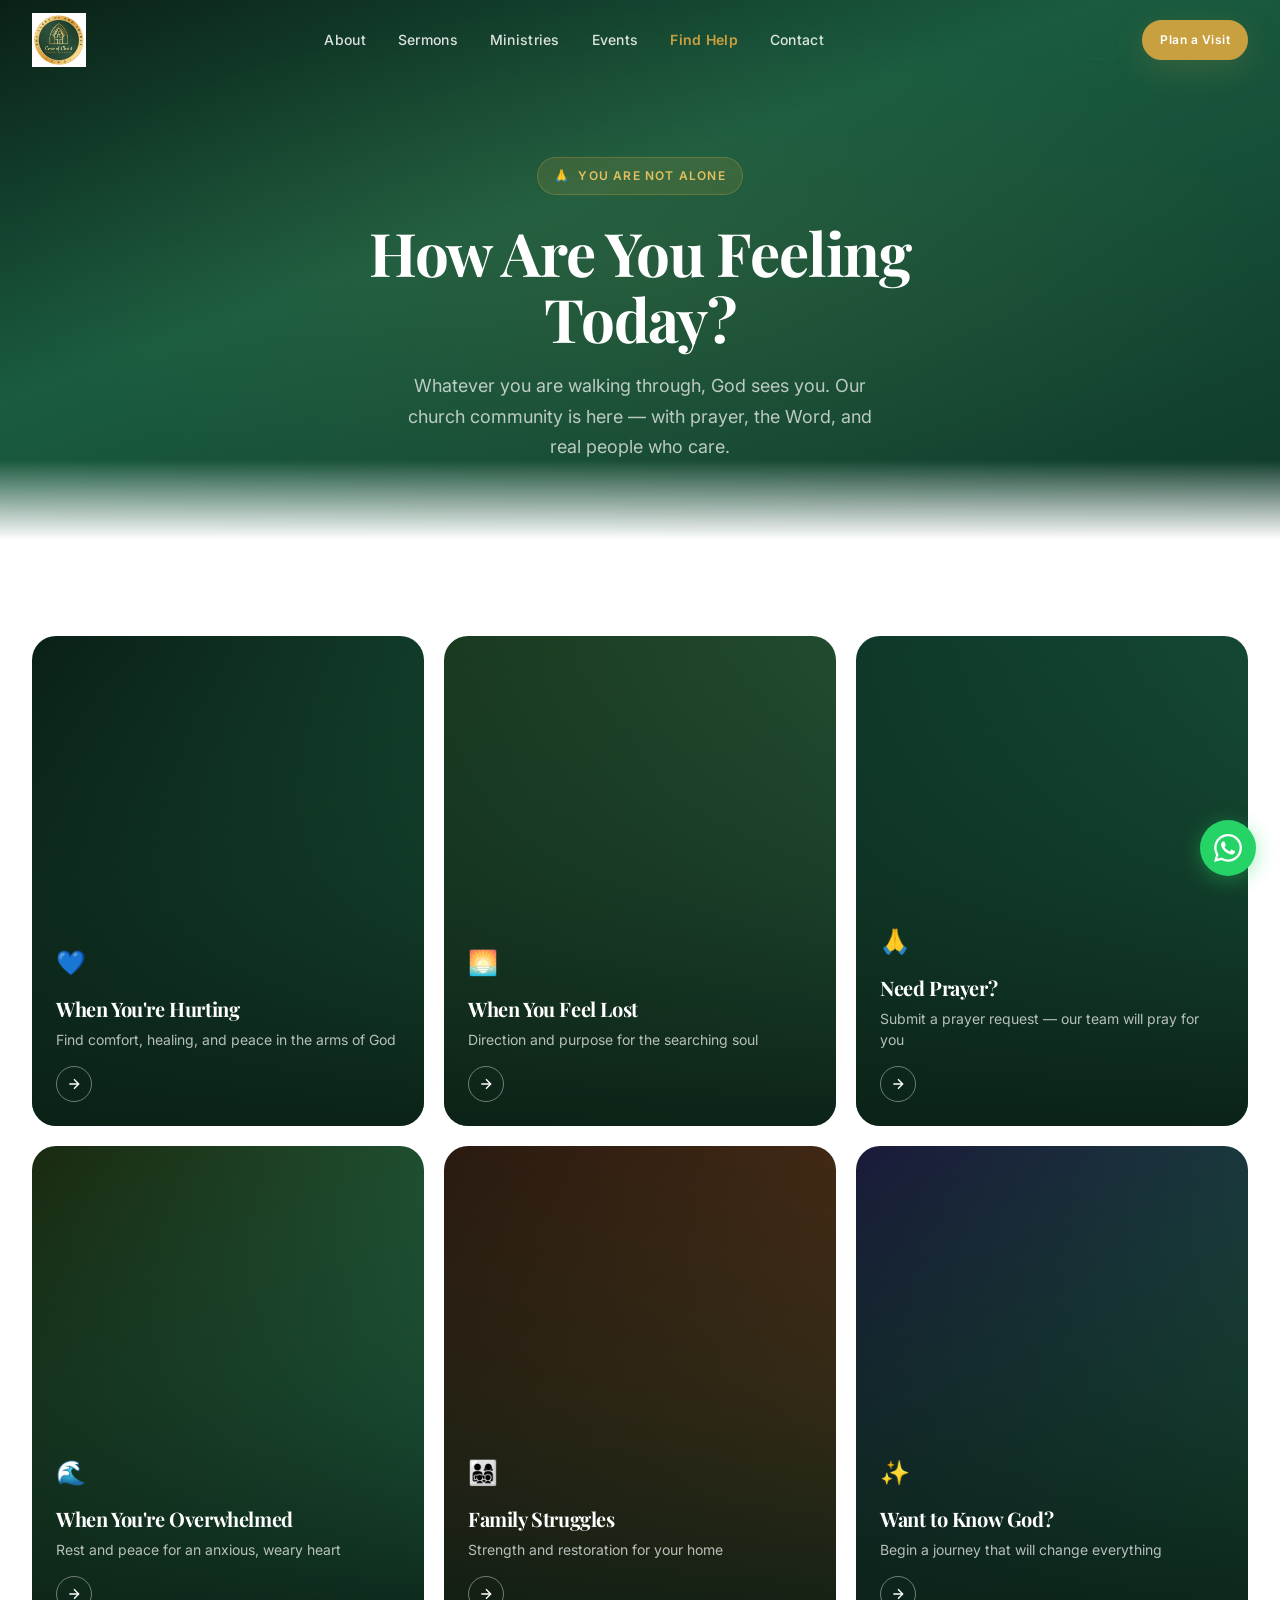
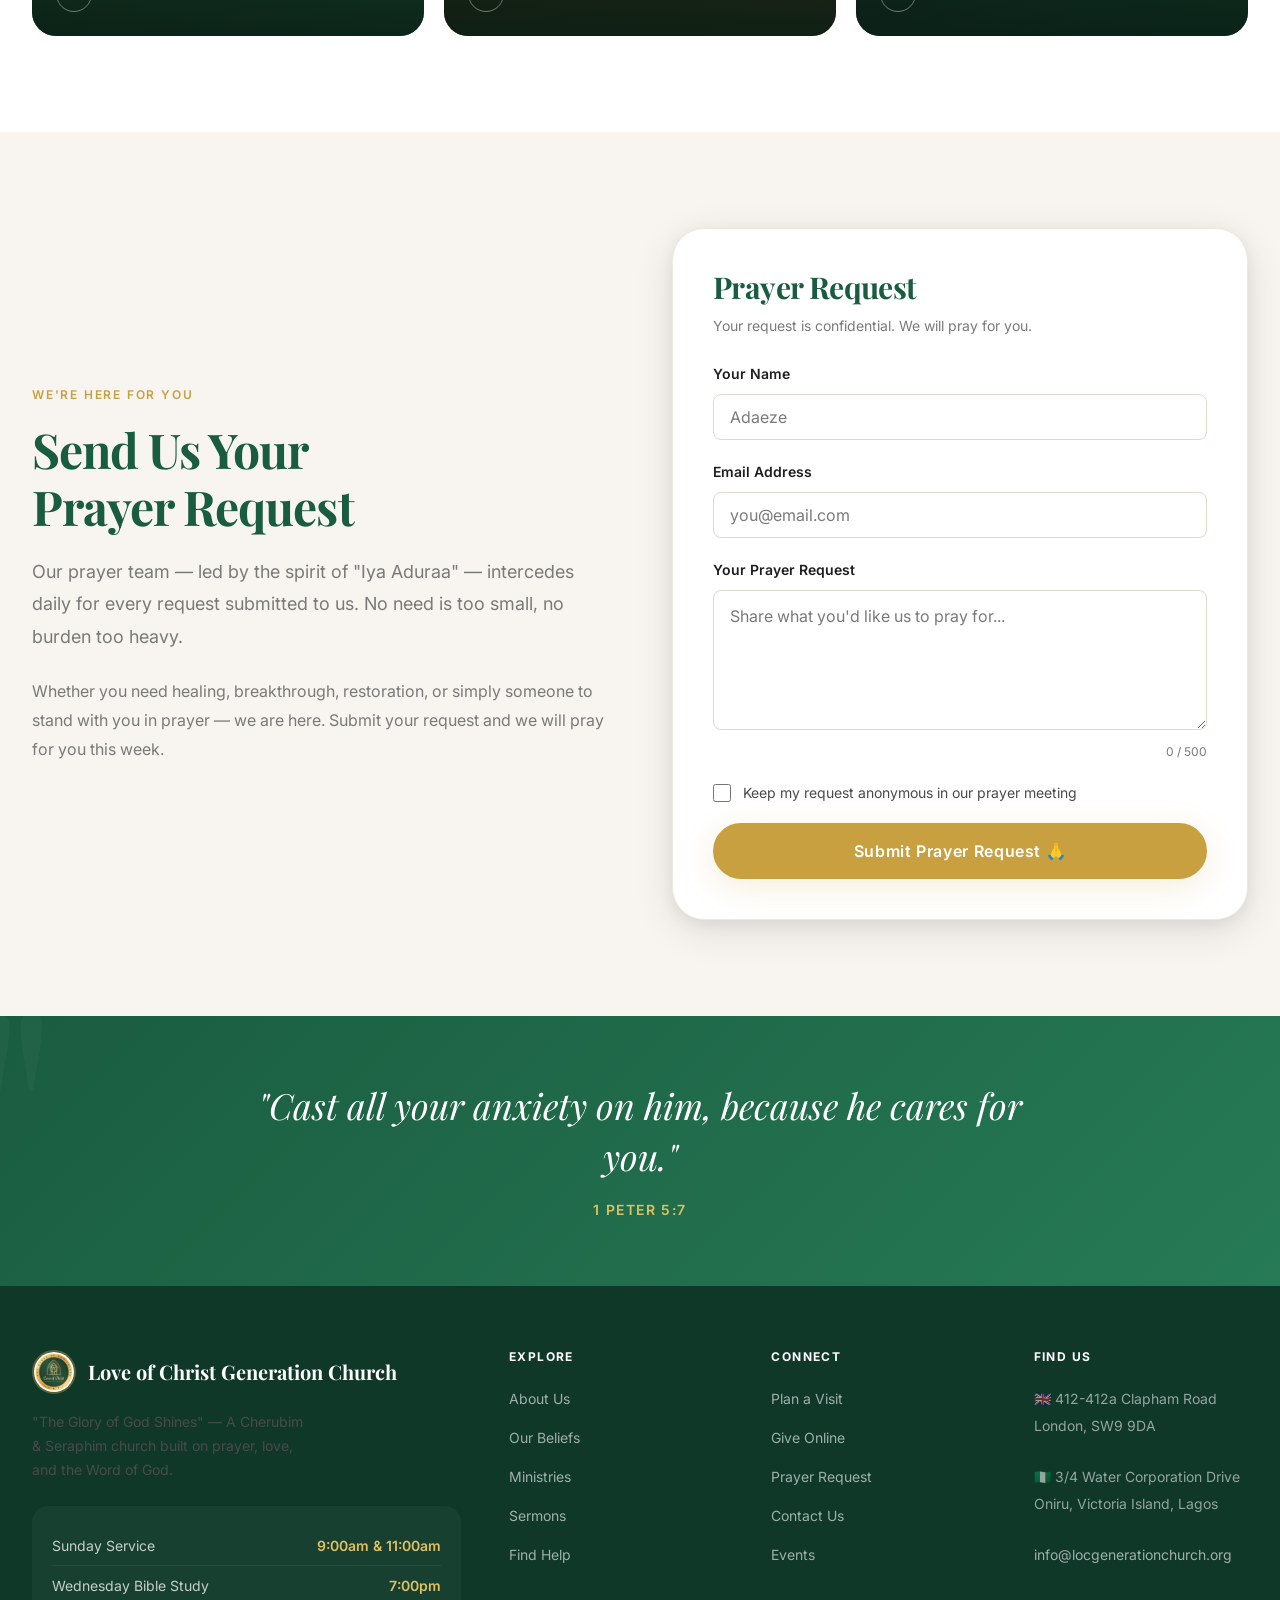
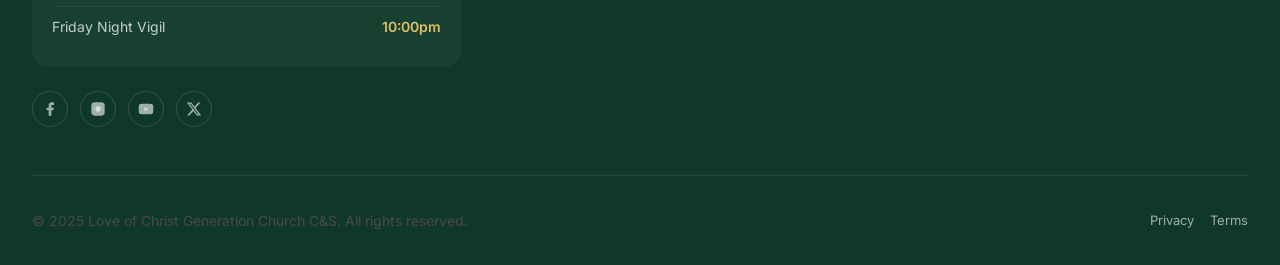
<file: find-help.html>
﻿<!DOCTYPE html>
<html lang="en">
<head>
  <meta charset="UTF-8" />
  <meta name="viewport" content="width=device-width, initial-scale=1.0" />
  <meta name="description" content="Find Help — Love of Christ Generation Church C&S is here for you, whatever you're going through." />
  <title>Find Help — Love of Christ Generation Church C&S</title>
  <link rel="preconnect" href="https://fonts.googleapis.com" />
  <link rel="preconnect" href="https://fonts.gstatic.com" crossorigin />
  <link href="https://fonts.googleapis.com/css2?family=Playfair+Display:ital,wght@0,700;0,800;1,700&family=Inter:wght@400;500;600&display=swap" rel="stylesheet" />
  <link rel="stylesheet" href="css/style.css" />
</head>
<body>

  <nav class="nav nav--transparent" id="main-nav" data-transparent="true">
    <div class="nav__inner">
      <a href="index.html" class="nav__logo">
        <img src="Logos/_L-A6qdw_400x400.jpg" alt="LOC Church Logo" class="nav__logo-img" />
      </a>
      <ul class="nav__links">
        <li><a href="about.html" class="nav__link">About</a></li>
        <li><a href="sermons.html" class="nav__link">Sermons</a></li>
        <li><a href="ministries.html" class="nav__link">Ministries</a></li>
        <li><a href="events.html" class="nav__link">Events</a></li>
        <li><a href="find-help.html" class="nav__link nav__link--find-help">Find Help</a></li>
        <li><a href="contact.html" class="nav__link">Contact</a></li>
      </ul>
      <div class="nav__actions">
        <a href="give.html" class="btn btn--secondary btn--sm">Give</a>
        <a href="plan-visit.html" class="btn btn--primary btn--sm">Plan a Visit</a>
        <button class="nav__menu-btn" id="menu-btn" aria-label="Open menu"><span></span><span></span><span></span></button>
      </div>
    </div>
  </nav>

  <div class="mobile-nav" id="mobile-nav">
    <button class="mobile-nav__close" id="mobile-nav-close">✕</button>
    <ul class="mobile-nav__links">
      <li><a href="index.html" class="mobile-nav__link">Home</a></li>
      <li><a href="about.html" class="mobile-nav__link">About</a></li>
      <li><a href="sermons.html" class="mobile-nav__link">Sermons</a></li>
      <li><a href="ministries.html" class="mobile-nav__link">Ministries</a></li>
      <li><a href="events.html" class="mobile-nav__link">Events</a></li>
      <li><a href="find-help.html" class="mobile-nav__link mobile-nav__link--find-help">Find Help</a></li>
      <li><a href="plan-visit.html" class="mobile-nav__link">Plan a Visit</a></li>
      <li><a href="give.html" class="mobile-nav__link">Give</a></li>
      <li><a href="contact.html" class="mobile-nav__link">Contact</a></li>
    </ul>
  </div>

  <main>

    <div class="find-help-hero">
      <div class="find-help-hero__content">
        <div class="find-help-hero__eyebrow">
          <span>🙏</span> You Are Not Alone
        </div>
        <h1 class="find-help-hero__title">How Are You Feeling<br>Today?</h1>
        <p class="find-help-hero__sub">Whatever you are walking through, God sees you. Our church community is here — with prayer, the Word, and real people who care.</p>
      </div>
    </div>

    <section class="section">
      <div class="container">

        <div class="help-grid reveal">

          <a id="hurting" href="find-help-detail.html?topic=hurting" class="help-card" style="text-decoration:none;">
            <div class="help-card__bg" style="background:linear-gradient(135deg,#0A2016 0%,#1A5C40 100%);"></div>
            <div class="help-card__overlay"></div>
            <div class="help-card__content">
              <span class="help-card__icon">💙</span>
              <h3 class="help-card__title">When You're Hurting</h3>
              <p class="help-card__sub">Find comfort, healing, and peace in the arms of God</p>
              <div class="help-card__arrow"><svg viewBox="0 0 24 24" stroke-width="2"><line x1="5" y1="12" x2="19" y2="12"/><polyline points="12 5 19 12 12 19"/></svg></div>
            </div>
          </a>

          <a id="lost" href="find-help-detail.html?topic=lost" class="help-card" style="text-decoration:none;">
            <div class="help-card__bg" style="background:linear-gradient(135deg,#1A3A20 0%,#2A6040 100%);"></div>
            <div class="help-card__overlay"></div>
            <div class="help-card__content">
              <span class="help-card__icon">🌅</span>
              <h3 class="help-card__title">When You Feel Lost</h3>
              <p class="help-card__sub">Direction and purpose for the searching soul</p>
              <div class="help-card__arrow"><svg viewBox="0 0 24 24" stroke-width="2"><line x1="5" y1="12" x2="19" y2="12"/><polyline points="12 5 19 12 12 19"/></svg></div>
            </div>
          </a>

          <a id="prayer" href="find-help-detail.html?topic=prayer" class="help-card" style="text-decoration:none;">
            <div class="help-card__bg" style="background:linear-gradient(135deg,#0F3829 0%,#1A5C40 100%);"></div>
            <div class="help-card__overlay"></div>
            <div class="help-card__content">
              <span class="help-card__icon">🙏</span>
              <h3 class="help-card__title">Need Prayer?</h3>
              <p class="help-card__sub">Submit a prayer request — our team will pray for you</p>
              <div class="help-card__arrow"><svg viewBox="0 0 24 24" stroke-width="2"><line x1="5" y1="12" x2="19" y2="12"/><polyline points="12 5 19 12 12 19"/></svg></div>
            </div>
          </a>

          <a id="overwhelmed" href="find-help-detail.html?topic=overwhelmed" class="help-card" style="text-decoration:none;">
            <div class="help-card__bg" style="background:linear-gradient(135deg,#1A2A10 0%,#267A55 100%);"></div>
            <div class="help-card__overlay"></div>
            <div class="help-card__content">
              <span class="help-card__icon">🌊</span>
              <h3 class="help-card__title">When You're Overwhelmed</h3>
              <p class="help-card__sub">Rest and peace for an anxious, weary heart</p>
              <div class="help-card__arrow"><svg viewBox="0 0 24 24" stroke-width="2"><line x1="5" y1="12" x2="19" y2="12"/><polyline points="12 5 19 12 12 19"/></svg></div>
            </div>
          </a>

          <a id="family" href="find-help-detail.html?topic=family" class="help-card" style="text-decoration:none;">
            <div class="help-card__bg" style="background:linear-gradient(135deg,#2A1A10 0%,#5C3A1A 100%);"></div>
            <div class="help-card__overlay"></div>
            <div class="help-card__content">
              <span class="help-card__icon">👨‍👩‍👧‍👦</span>
              <h3 class="help-card__title">Family Struggles</h3>
              <p class="help-card__sub">Strength and restoration for your home</p>
              <div class="help-card__arrow"><svg viewBox="0 0 24 24" stroke-width="2"><line x1="5" y1="12" x2="19" y2="12"/><polyline points="12 5 19 12 12 19"/></svg></div>
            </div>
          </a>

          <a id="knowgod" href="find-help-detail.html?topic=knowgod" class="help-card" style="text-decoration:none;">
            <div class="help-card__bg" style="background:linear-gradient(135deg,#1A1A3A 0%,#1A5C40 100%);"></div>
            <div class="help-card__overlay"></div>
            <div class="help-card__content">
              <span class="help-card__icon">✨</span>
              <h3 class="help-card__title">Want to Know God?</h3>
              <p class="help-card__sub">Begin a journey that will change everything</p>
              <div class="help-card__arrow"><svg viewBox="0 0 24 24" stroke-width="2"><line x1="5" y1="12" x2="19" y2="12"/><polyline points="12 5 19 12 12 19"/></svg></div>
            </div>
          </a>

        </div>

      </div>
    </section>

    <!-- Prayer CTA -->
    <section class="section" style="background:var(--color-warm);">
      <div class="container">
        <div style="display:grid;grid-template-columns:1fr 1fr;gap:64px;align-items:center;" class="reveal">
          <div>
            <span class="section-header__label">We're Here For You</span>
            <h2 style="margin-bottom:20px;">Send Us Your<br>Prayer Request</h2>
            <p style="font-size:18px;line-height:1.8;color:var(--color-muted);margin-bottom:24px;">
              Our prayer team — led by the spirit of "Iya Aduraa" — intercedes daily for every request
              submitted to us. No need is too small, no burden too heavy.
            </p>
            <p style="line-height:1.8;color:var(--color-muted);">
              Whether you need healing, breakthrough, restoration, or simply someone to stand with you in
              prayer — we are here. Submit your request and we will pray for you this week.
            </p>
          </div>
          <div id="prayer">
            <div class="prayer-form">
              <h3 style="margin-bottom:8px;">Prayer Request</h3>
              <p style="font-size:14px;color:var(--color-muted);margin-bottom:24px;">Your request is confidential. We will pray for you.</p>
              <form id="prayer-form">
                <div class="form-group">
                  <label class="form-label" for="prayer-name">Your Name</label>
                  <input type="text" id="prayer-name" class="form-input" placeholder="Adaeze" required />
                </div>
                <div class="form-group">
                  <label class="form-label" for="prayer-email">Email Address</label>
                  <input type="email" id="prayer-email" class="form-input" placeholder="you@email.com" required />
                </div>
                <div class="form-group">
                  <label class="form-label" for="prayer-message">Your Prayer Request</label>
                  <textarea id="prayer-message" class="form-textarea" placeholder="Share what you'd like us to pray for..." required maxlength="500"></textarea>
                  <div class="form-hint" style="text-align:right;"><span id="prayer-counter">0 / 500</span></div>
                </div>
                <div class="form-group">
                  <label class="form-check">
                    <input type="checkbox" id="prayer-anon" />
                    <span class="form-check__label">Keep my request anonymous in our prayer meeting</span>
                  </label>
                </div>
                <button type="submit" class="btn btn--primary btn--full btn--lg">Submit Prayer Request 🙏</button>
              </form>
            </div>
          </div>
        </div>
      </div>
    </section>

    <div class="scripture-banner">
      <p class="scripture-banner__text">"Cast all your anxiety on him, because he cares for you."</p>
      <p class="scripture-banner__ref">1 Peter 5:7</p>
    </div>

  </main>

  <footer class="footer">
    <div class="container">
      <div class="footer__grid">
        <div class="footer__brand">
          <a href="index.html" class="footer__logo"><img src="Logos/_L-A6qdw_400x400.jpg" alt="LOC Church Logo" class="footer__logo-img" /><span class="footer__logo-name">Love of Christ Generation Church</span></a>
          <p class="footer__tagline">"The Glory of God Shines" — A Cherubim &amp; Seraphim church built on prayer, love, and the Word of God.</p>
          <div class="footer__service-times">
            <div class="footer__service-time"><span>Sunday Service</span><span>9:00am &amp; 11:00am</span></div>
            <div class="footer__service-time"><span>Wednesday Bible Study</span><span>7:00pm</span></div>
            <div class="footer__service-time"><span>Friday Night Vigil</span><span>10:00pm</span></div>
          </div>
          <div class="footer__socials mt-6">
            <a href="https://www.facebook.com/LoveofChristGeneration/" target="_blank" rel="noopener" class="footer__social" aria-label="Facebook"><svg viewBox="0 0 24 24"><path d="M18 2h-3a5 5 0 00-5 5v3H7v4h3v8h4v-8h3l1-4h-4V7a1 1 0 011-1h3z"/></svg></a>
            <a href="https://www.instagram.com/love_of_christ_generation/" target="_blank" rel="noopener" class="footer__social" aria-label="Instagram"><svg viewBox="0 0 24 24"><rect x="2" y="2" width="20" height="20" rx="5" ry="5"/><path d="M16 11.37A4 4 0 1112.63 8 4 4 0 0116 11.37z"/><line x1="17.5" y1="6.5" x2="17.51" y2="6.5"/></svg></a>
            <a href="https://www.youtube.com/channel/UCSE6RfdqNA4U-ZMMxpMSjCw" target="_blank" rel="noopener" class="footer__social" aria-label="YouTube"><svg viewBox="0 0 24 24"><path d="M22.54 6.42a2.78 2.78 0 00-1.95-1.96C18.88 4 12 4 12 4s-6.88 0-8.59.46a2.78 2.78 0 00-1.95 1.96A29 29 0 001 12a29 29 0 00.46 5.58A2.78 2.78 0 003.41 19.6C5.12 20 12 20 12 20s6.88 0 8.59-.46a2.78 2.78 0 001.95-1.95A29 29 0 0023 12a29 29 0 00-.46-5.58z"/><polygon points="9.75 15.02 15.5 12 9.75 8.98 9.75 15.02"/></svg></a>
            <a href="https://x.com/locgeneration" target="_blank" rel="noopener" class="footer__social" aria-label="Twitter/X"><svg viewBox="0 0 24 24"><path d="M18.244 2.25h3.308l-7.227 8.26 8.502 11.24H16.17l-5.214-6.817L4.99 21.75H1.68l7.73-8.835L1.254 2.25H8.08l4.713 6.231zm-1.161 17.52h1.833L7.084 4.126H5.117z"/></svg></a>
          </div>
        </div>
        <div><h4 class="footer__col-title">Explore</h4><ul class="footer__links"><li><a href="about.html" class="footer__link">About Us</a></li><li><a href="beliefs.html" class="footer__link">Our Beliefs</a></li><li><a href="ministries.html" class="footer__link">Ministries</a></li><li><a href="sermons.html" class="footer__link">Sermons</a></li><li><a href="find-help.html" class="footer__link">Find Help</a></li></ul></div>
        <div><h4 class="footer__col-title">Connect</h4><ul class="footer__links"><li><a href="plan-visit.html" class="footer__link">Plan a Visit</a></li><li><a href="give.html" class="footer__link">Give Online</a></li><li><a href="contact.html#prayer" class="footer__link">Prayer Request</a></li><li><a href="contact.html" class="footer__link">Contact Us</a></li><li><a href="events.html" class="footer__link">Events</a></li></ul></div>
        <div><h4 class="footer__col-title">Find Us</h4><ul class="footer__links"><li><span class="footer__link" style="cursor:default;color:rgba(255,255,255,0.55);">🇬🇧 412-412a Clapham Road<br>London, SW9 9DA</span></li><li style="margin-top:12px;"><span class="footer__link" style="cursor:default;color:rgba(255,255,255,0.55);">🇳🇬 3/4 Water Corporation Drive<br>Oniru, Victoria Island, Lagos</span></li><li style="margin-top:12px;"><a href="mailto:info@locgenerationchurch.org" class="footer__link">info@locgenerationchurch.org</a></li></ul></div>
      </div>
      <div class="footer__bottom">
        <p>© 2025 Love of Christ Generation Church C&S. All rights reserved.</p>
        <div style="display:flex;gap:16px;"><a href="#" class="footer__link" style="font-size:13px;">Privacy</a><a href="#" class="footer__link" style="font-size:13px;">Terms</a></div>
      </div>
    </div>
  </footer>
  <a href="https://wa.me/447000000000" class="whatsapp-float" target="_blank" rel="noopener" aria-label="Chat on WhatsApp">
    <svg viewBox="0 0 24 24"><path d="M17.472 14.382c-.297-.149-1.758-.867-2.03-.967-.273-.099-.471-.148-.67.15-.197.297-.767.966-.94 1.164-.173.199-.347.223-.644.075-.297-.15-1.255-.463-2.39-1.475-.883-.788-1.48-1.761-1.653-2.059-.173-.297-.018-.458.13-.606.134-.133.298-.347.446-.52.149-.174.198-.298.298-.497.099-.198.05-.371-.025-.52-.075-.149-.669-1.612-.916-2.207-.242-.579-.487-.5-.669-.51-.173-.008-.371-.01-.57-.01-.198 0-.52.074-.792.372-.272.297-1.04 1.016-1.04 2.479 0 1.462 1.065 2.875 1.213 3.074.149.198 2.096 3.2 5.077 4.487.709.306 1.262.489 1.694.625.712.227 1.36.195 1.871.118.571-.085 1.758-.719 2.006-1.413.248-.694.248-1.289.173-1.413-.074-.124-.272-.198-.57-.347m-5.421 7.403h-.004a9.87 9.87 0 01-5.031-1.378l-.361-.214-3.741.982.998-3.648-.235-.374a9.86 9.86 0 01-1.51-5.26c.001-5.45 4.436-9.884 9.888-9.884 2.64 0 5.122 1.03 6.988 2.898a9.825 9.825 0 012.893 6.994c-.003 5.45-4.437 9.884-9.885 9.884m8.413-18.297A11.815 11.815 0 0012.05 0C5.495 0 .16 5.335.157 11.892c0 2.096.547 4.142 1.588 5.945L.057 24l6.305-1.654a11.882 11.882 0 005.683 1.448h.005c6.554 0 11.89-5.335 11.893-11.893a11.821 11.821 0 00-3.48-8.413z"/></svg>
  </a>
  <script src="js/main.js"></script>
</body>
</html>
</file>
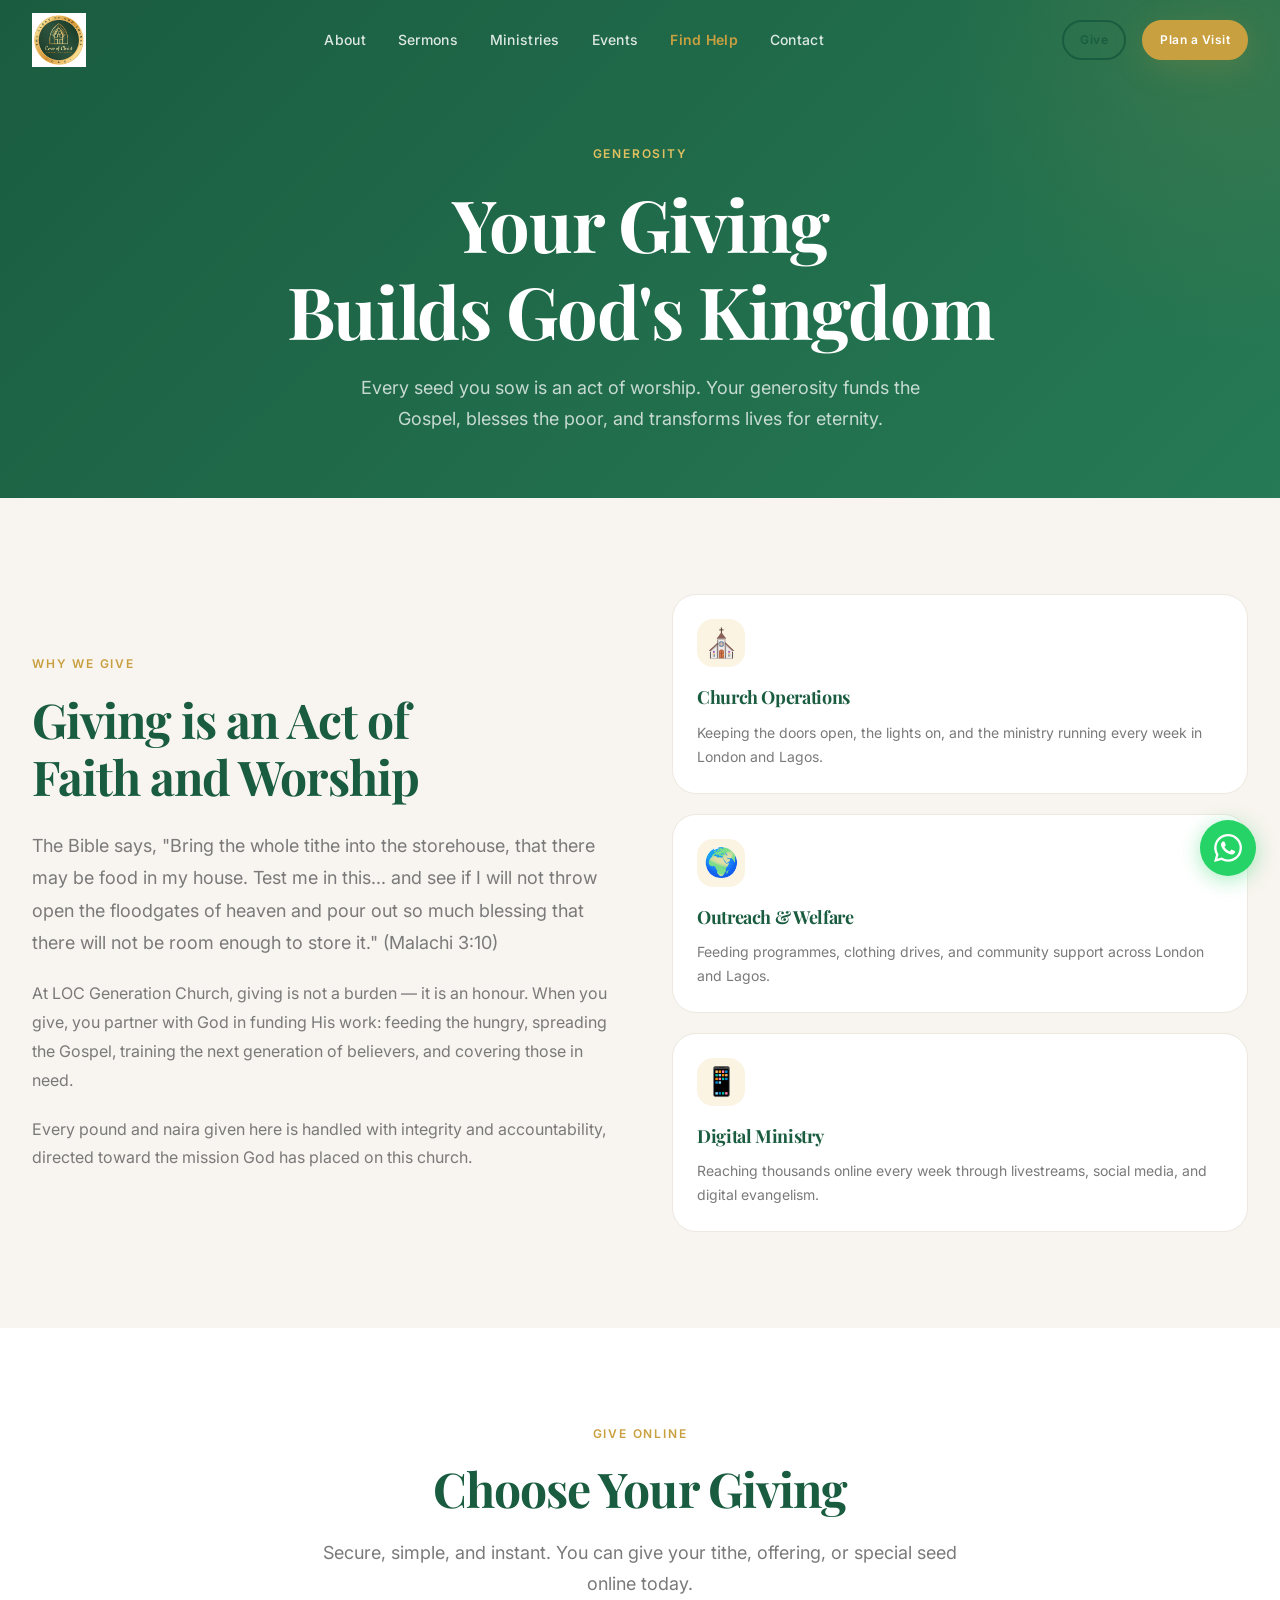
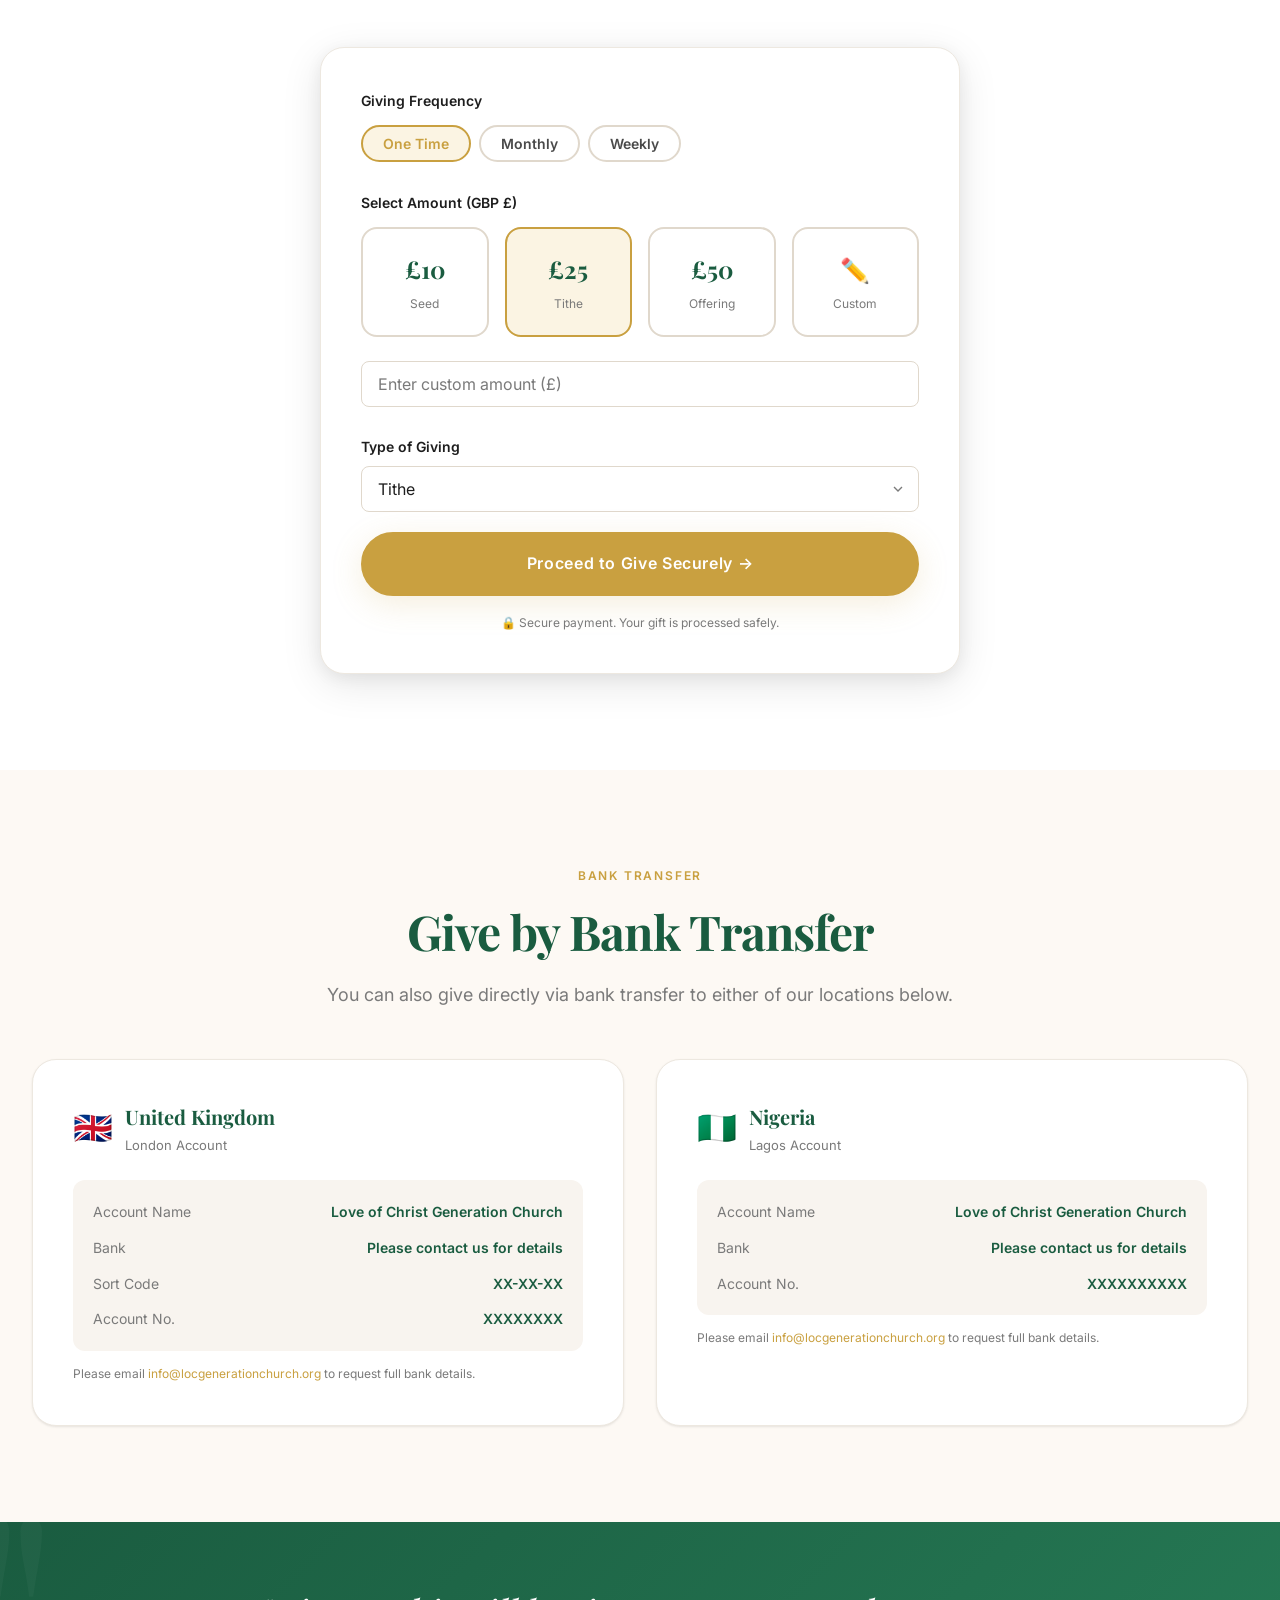
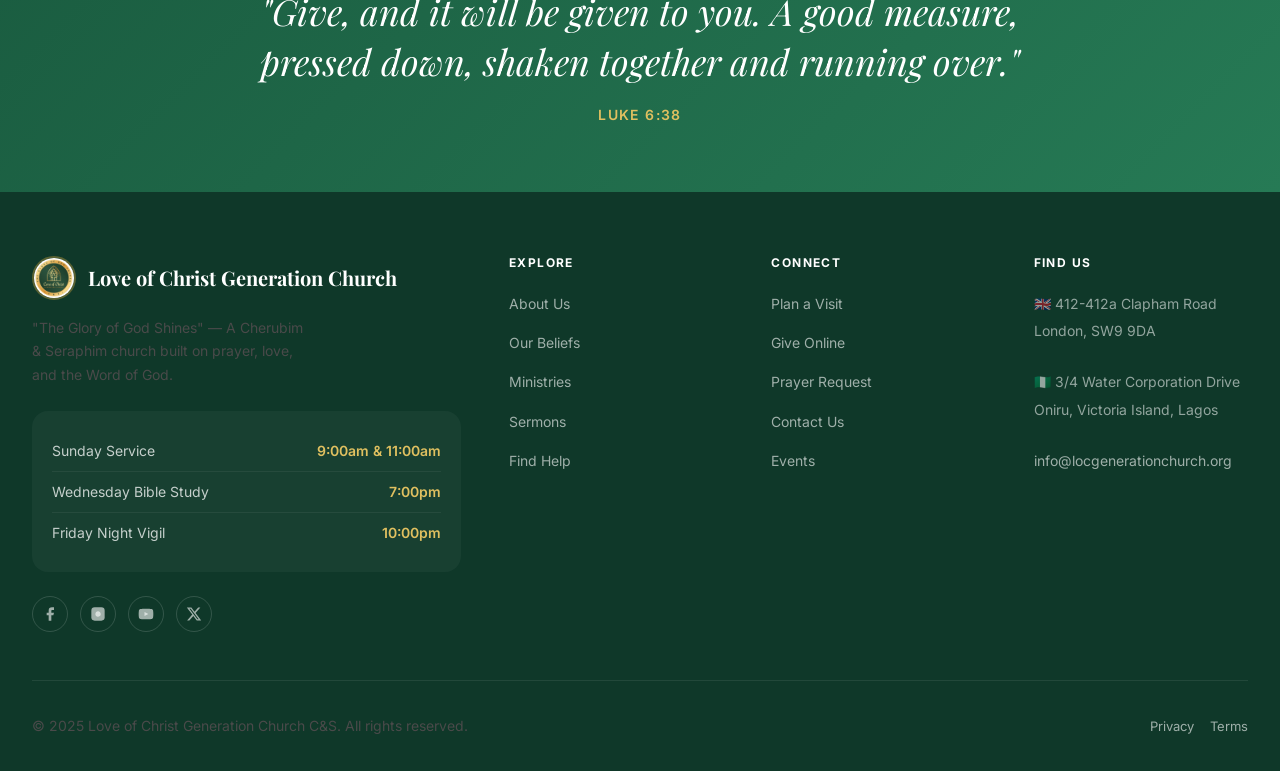
<file: give.html>
﻿<!DOCTYPE html>
<html lang="en">
<head>
  <meta charset="UTF-8" />
  <meta name="viewport" content="width=device-width, initial-scale=1.0" />
  <meta name="description" content="Give — Support the work of Love of Christ Generation Church C&S through your tithes, offerings, and gifts." />
  <title>Give — Love of Christ Generation Church C&S</title>
  <link rel="preconnect" href="https://fonts.googleapis.com" />
  <link rel="preconnect" href="https://fonts.gstatic.com" crossorigin />
  <link href="https://fonts.googleapis.com/css2?family=Playfair+Display:ital,wght@0,700;0,800;1,700&family=Inter:wght@400;500;600&display=swap" rel="stylesheet" />
  <link rel="stylesheet" href="css/style.css" />
</head>
<body>

  <nav class="nav nav--transparent" id="main-nav" data-transparent="true">
    <div class="nav__inner">
      <a href="index.html" class="nav__logo">
        <img src="Logos/_L-A6qdw_400x400.jpg" alt="LOC Church Logo" class="nav__logo-img" />
      </a>
      <ul class="nav__links">
        <li><a href="about.html" class="nav__link">About</a></li>
        <li><a href="sermons.html" class="nav__link">Sermons</a></li>
        <li><a href="ministries.html" class="nav__link">Ministries</a></li>
        <li><a href="events.html" class="nav__link">Events</a></li>
        <li><a href="find-help.html" class="nav__link nav__link--find-help">Find Help</a></li>
        <li><a href="contact.html" class="nav__link">Contact</a></li>
      </ul>
      <div class="nav__actions">
        <a href="give.html" class="btn btn--secondary btn--sm">Give</a>
        <a href="plan-visit.html" class="btn btn--primary btn--sm">Plan a Visit</a>
        <button class="nav__menu-btn" id="menu-btn" aria-label="Open menu"><span></span><span></span><span></span></button>
      </div>
    </div>
  </nav>

  <div class="mobile-nav" id="mobile-nav">
    <button class="mobile-nav__close" id="mobile-nav-close">✕</button>
    <ul class="mobile-nav__links">
      <li><a href="index.html" class="mobile-nav__link">Home</a></li>
      <li><a href="about.html" class="mobile-nav__link">About</a></li>
      <li><a href="sermons.html" class="mobile-nav__link">Sermons</a></li>
      <li><a href="ministries.html" class="mobile-nav__link">Ministries</a></li>
      <li><a href="events.html" class="mobile-nav__link">Events</a></li>
      <li><a href="find-help.html" class="mobile-nav__link mobile-nav__link--find-help">Find Help</a></li>
      <li><a href="plan-visit.html" class="mobile-nav__link">Plan a Visit</a></li>
      <li><a href="give.html" class="mobile-nav__link">Give</a></li>
      <li><a href="contact.html" class="mobile-nav__link">Contact</a></li>
    </ul>
  </div>

  <main>

    <div class="page-hero">
      <span class="page-hero__label">Generosity</span>
      <h1 class="page-hero__title">Your Giving<br>Builds God's Kingdom</h1>
      <p class="page-hero__subtitle">Every seed you sow is an act of worship. Your generosity funds the Gospel, blesses the poor, and transforms lives for eternity.</p>
    </div>

    <!-- WHY WE GIVE -->
    <section class="section section--warm" id="why">
      <div class="container">
        <div style="display:grid;grid-template-columns:1fr 1fr;gap:64px;align-items:center;" class="reveal">
          <div>
            <span class="section-header__label">Why We Give</span>
            <h2 style="margin-bottom:24px;">Giving is an Act of<br>Faith and Worship</h2>
            <p style="font-size:18px;line-height:1.8;color:var(--color-muted);margin-bottom:20px;">
              The Bible says, "Bring the whole tithe into the storehouse, that there may be food in my house.
              Test me in this... and see if I will not throw open the floodgates of heaven and pour out so
              much blessing that there will not be room enough to store it." (Malachi 3:10)
            </p>
            <p style="line-height:1.8;color:var(--color-muted);margin-bottom:20px;">
              At LOC Generation Church, giving is not a burden — it is an honour. When you give, you
              partner with God in funding His work: feeding the hungry, spreading the Gospel,
              training the next generation of believers, and covering those in need.
            </p>
            <p style="line-height:1.8;color:var(--color-muted);">
              Every pound and naira given here is handled with integrity and accountability, directed
              toward the mission God has placed on this church.
            </p>
          </div>
          <div class="grid" style="gap:20px;">
            <div class="ministry-card" style="padding:24px;">
              <div class="ministry-card__icon" style="font-size:28px;width:48px;height:48px;">⛪</div>
              <h4 class="ministry-card__title" style="font-size:18px;">Church Operations</h4>
              <p class="ministry-card__desc">Keeping the doors open, the lights on, and the ministry running every week in London and Lagos.</p>
            </div>
            <div class="ministry-card" style="padding:24px;">
              <div class="ministry-card__icon" style="font-size:28px;width:48px;height:48px;">🌍</div>
              <h4 class="ministry-card__title" style="font-size:18px;">Outreach &amp; Welfare</h4>
              <p class="ministry-card__desc">Feeding programmes, clothing drives, and community support across London and Lagos.</p>
            </div>
            <div class="ministry-card" style="padding:24px;">
              <div class="ministry-card__icon" style="font-size:28px;width:48px;height:48px;">📱</div>
              <h4 class="ministry-card__title" style="font-size:18px;">Digital Ministry</h4>
              <p class="ministry-card__desc">Reaching thousands online every week through livestreams, social media, and digital evangelism.</p>
            </div>
          </div>
        </div>
      </div>
    </section>

    <!-- GIVE ONLINE -->
    <section class="section">
      <div class="container">
        <div class="section-header section-header--center reveal">
          <span class="section-header__label">Give Online</span>
          <h2 class="section-header__title">Choose Your Giving</h2>
          <p class="section-header__desc">Secure, simple, and instant. You can give your tithe, offering, or special seed online today.</p>
        </div>

        <div style="max-width:640px;margin:0 auto;" class="reveal">
          <div style="background:white;border-radius:24px;padding:40px;box-shadow:var(--shadow-lg);border:1px solid var(--color-border-light);">

            <!-- Frequency selector -->
            <div style="margin-bottom:28px;">
              <p style="font-size:14px;font-weight:600;color:var(--color-text);margin-bottom:12px;">Giving Frequency</p>
              <div style="display:flex;gap:8px;flex-wrap:wrap;">
                <button class="freq-btn freq-btn--active">One Time</button>
                <button class="freq-btn">Monthly</button>
                <button class="freq-btn">Weekly</button>
              </div>
            </div>

            <!-- Amount selector -->
            <div style="margin-bottom:28px;">
              <p style="font-size:14px;font-weight:600;color:var(--color-text);margin-bottom:12px;">Select Amount (GBP £)</p>
              <div class="giving-options">
                <div class="giving-amount" data-amount="10">
                  <div class="giving-amount__value">£10</div>
                  <div class="giving-amount__label">Seed</div>
                </div>
                <div class="giving-amount giving-amount--active" data-amount="25">
                  <div class="giving-amount__value">£25</div>
                  <div class="giving-amount__label">Tithe</div>
                </div>
                <div class="giving-amount" data-amount="50">
                  <div class="giving-amount__value">£50</div>
                  <div class="giving-amount__label">Offering</div>
                </div>
                <div class="giving-amount" data-amount="custom">
                  <div class="giving-amount__value">✏️</div>
                  <div class="giving-amount__label">Custom</div>
                </div>
              </div>
              <div class="form-group" style="margin-bottom:0;">
                <input type="number" id="custom-amount" class="form-input" placeholder="Enter custom amount (£)" />
              </div>
            </div>

            <!-- Type of giving -->
            <div class="form-group">
              <label class="form-label" for="giving-type">Type of Giving</label>
              <select id="giving-type" class="form-select">
                <option>Tithe</option>
                <option>Offering</option>
                <option>Building Fund</option>
                <option>Welfare &amp; Outreach</option>
                <option>Anniversary / Special Seed</option>
                <option>Thanksgiving</option>
              </select>
            </div>

            <a href="https://www.paypal.com" target="_blank" rel="noopener" class="btn btn--primary btn--full btn--lg" style="margin-bottom:16px;">
              Proceed to Give Securely →
            </a>
            <p style="text-align:center;font-size:12px;color:var(--color-muted);">🔒 Secure payment. Your gift is processed safely.</p>
          </div>
        </div>
      </div>
    </section>

    <!-- BANK TRANSFER -->
    <section class="section section--cream">
      <div class="container">
        <div class="section-header section-header--center reveal">
          <span class="section-header__label">Bank Transfer</span>
          <h2 class="section-header__title">Give by Bank Transfer</h2>
          <p class="section-header__desc">You can also give directly via bank transfer to either of our locations below.</p>
        </div>

        <div class="grid grid-2 reveal">

          <div style="background:white;border-radius:24px;padding:40px;border:1px solid var(--color-border-light);box-shadow:var(--shadow-sm);">
            <div style="display:flex;align-items:center;gap:12px;margin-bottom:24px;">
              <span style="font-size:32px;">🇬🇧</span>
              <div>
                <div style="font-family:'Playfair Display',serif;font-size:20px;font-weight:700;color:var(--color-primary);">United Kingdom</div>
                <div style="font-size:13px;color:var(--color-muted);">London Account</div>
              </div>
            </div>
            <div style="background:var(--color-warm);border-radius:12px;padding:20px;display:flex;flex-direction:column;gap:12px;">
              <div style="display:flex;justify-content:space-between;font-size:14px;">
                <span style="color:var(--color-muted);">Account Name</span>
                <span style="font-weight:600;color:var(--color-primary);">Love of Christ Generation Church</span>
              </div>
              <div style="display:flex;justify-content:space-between;font-size:14px;">
                <span style="color:var(--color-muted);">Bank</span>
                <span style="font-weight:600;color:var(--color-primary);">Please contact us for details</span>
              </div>
              <div style="display:flex;justify-content:space-between;font-size:14px;">
                <span style="color:var(--color-muted);">Sort Code</span>
                <span style="font-weight:600;color:var(--color-primary);">XX-XX-XX</span>
              </div>
              <div style="display:flex;justify-content:space-between;font-size:14px;">
                <span style="color:var(--color-muted);">Account No.</span>
                <span style="font-weight:600;color:var(--color-primary);">XXXXXXXX</span>
              </div>
            </div>
            <p style="font-size:12px;color:var(--color-muted);margin-top:12px;">Please email <a href="mailto:info@locgenerationchurch.org" style="color:var(--color-accent);">info@locgenerationchurch.org</a> to request full bank details.</p>
          </div>

          <div style="background:white;border-radius:24px;padding:40px;border:1px solid var(--color-border-light);box-shadow:var(--shadow-sm);">
            <div style="display:flex;align-items:center;gap:12px;margin-bottom:24px;">
              <span style="font-size:32px;">🇳🇬</span>
              <div>
                <div style="font-family:'Playfair Display',serif;font-size:20px;font-weight:700;color:var(--color-primary);">Nigeria</div>
                <div style="font-size:13px;color:var(--color-muted);">Lagos Account</div>
              </div>
            </div>
            <div style="background:var(--color-warm);border-radius:12px;padding:20px;display:flex;flex-direction:column;gap:12px;">
              <div style="display:flex;justify-content:space-between;font-size:14px;">
                <span style="color:var(--color-muted);">Account Name</span>
                <span style="font-weight:600;color:var(--color-primary);">Love of Christ Generation Church</span>
              </div>
              <div style="display:flex;justify-content:space-between;font-size:14px;">
                <span style="color:var(--color-muted);">Bank</span>
                <span style="font-weight:600;color:var(--color-primary);">Please contact us for details</span>
              </div>
              <div style="display:flex;justify-content:space-between;font-size:14px;">
                <span style="color:var(--color-muted);">Account No.</span>
                <span style="font-weight:600;color:var(--color-primary);">XXXXXXXXXX</span>
              </div>
            </div>
            <p style="font-size:12px;color:var(--color-muted);margin-top:12px;">Please email <a href="mailto:info@locgenerationchurch.org" style="color:var(--color-accent);">info@locgenerationchurch.org</a> to request full bank details.</p>
          </div>

        </div>
      </div>
    </section>

    <div class="scripture-banner">
      <p class="scripture-banner__text">"Give, and it will be given to you. A good measure, pressed down, shaken together and running over."</p>
      <p class="scripture-banner__ref">Luke 6:38</p>
    </div>

  </main>

  <footer class="footer">
    <div class="container">
      <div class="footer__grid">
        <div class="footer__brand">
          <a href="index.html" class="footer__logo"><img src="Logos/_L-A6qdw_400x400.jpg" alt="LOC Church Logo" class="footer__logo-img" /><span class="footer__logo-name">Love of Christ Generation Church</span></a>
          <p class="footer__tagline">"The Glory of God Shines" — A Cherubim &amp; Seraphim church built on prayer, love, and the Word of God.</p>
          <div class="footer__service-times">
            <div class="footer__service-time"><span>Sunday Service</span><span>9:00am &amp; 11:00am</span></div>
            <div class="footer__service-time"><span>Wednesday Bible Study</span><span>7:00pm</span></div>
            <div class="footer__service-time"><span>Friday Night Vigil</span><span>10:00pm</span></div>
          </div>
          <div class="footer__socials mt-6">
            <a href="https://www.facebook.com/LoveofChristGeneration/" target="_blank" rel="noopener" class="footer__social" aria-label="Facebook"><svg viewBox="0 0 24 24"><path d="M18 2h-3a5 5 0 00-5 5v3H7v4h3v8h4v-8h3l1-4h-4V7a1 1 0 011-1h3z"/></svg></a>
            <a href="https://www.instagram.com/love_of_christ_generation/" target="_blank" rel="noopener" class="footer__social" aria-label="Instagram"><svg viewBox="0 0 24 24"><rect x="2" y="2" width="20" height="20" rx="5" ry="5"/><path d="M16 11.37A4 4 0 1112.63 8 4 4 0 0116 11.37z"/><line x1="17.5" y1="6.5" x2="17.51" y2="6.5"/></svg></a>
            <a href="https://www.youtube.com/channel/UCSE6RfdqNA4U-ZMMxpMSjCw" target="_blank" rel="noopener" class="footer__social" aria-label="YouTube"><svg viewBox="0 0 24 24"><path d="M22.54 6.42a2.78 2.78 0 00-1.95-1.96C18.88 4 12 4 12 4s-6.88 0-8.59.46a2.78 2.78 0 00-1.95 1.96A29 29 0 001 12a29 29 0 00.46 5.58A2.78 2.78 0 003.41 19.6C5.12 20 12 20 12 20s6.88 0 8.59-.46a2.78 2.78 0 001.95-1.95A29 29 0 0023 12a29 29 0 00-.46-5.58z"/><polygon points="9.75 15.02 15.5 12 9.75 8.98 9.75 15.02"/></svg></a>
            <a href="https://x.com/locgeneration" target="_blank" rel="noopener" class="footer__social" aria-label="Twitter/X"><svg viewBox="0 0 24 24"><path d="M18.244 2.25h3.308l-7.227 8.26 8.502 11.24H16.17l-5.214-6.817L4.99 21.75H1.68l7.73-8.835L1.254 2.25H8.08l4.713 6.231zm-1.161 17.52h1.833L7.084 4.126H5.117z"/></svg></a>
          </div>
        </div>
        <div><h4 class="footer__col-title">Explore</h4><ul class="footer__links"><li><a href="about.html" class="footer__link">About Us</a></li><li><a href="beliefs.html" class="footer__link">Our Beliefs</a></li><li><a href="ministries.html" class="footer__link">Ministries</a></li><li><a href="sermons.html" class="footer__link">Sermons</a></li><li><a href="find-help.html" class="footer__link">Find Help</a></li></ul></div>
        <div><h4 class="footer__col-title">Connect</h4><ul class="footer__links"><li><a href="plan-visit.html" class="footer__link">Plan a Visit</a></li><li><a href="give.html" class="footer__link">Give Online</a></li><li><a href="contact.html#prayer" class="footer__link">Prayer Request</a></li><li><a href="contact.html" class="footer__link">Contact Us</a></li><li><a href="events.html" class="footer__link">Events</a></li></ul></div>
        <div><h4 class="footer__col-title">Find Us</h4><ul class="footer__links"><li><span class="footer__link" style="cursor:default;color:rgba(255,255,255,0.55);">🇬🇧 412-412a Clapham Road<br>London, SW9 9DA</span></li><li style="margin-top:12px;"><span class="footer__link" style="cursor:default;color:rgba(255,255,255,0.55);">🇳🇬 3/4 Water Corporation Drive<br>Oniru, Victoria Island, Lagos</span></li><li style="margin-top:12px;"><a href="mailto:info@locgenerationchurch.org" class="footer__link">info@locgenerationchurch.org</a></li></ul></div>
      </div>
      <div class="footer__bottom">
        <p>© 2025 Love of Christ Generation Church C&S. All rights reserved.</p>
        <div style="display:flex;gap:16px;"><a href="#" class="footer__link" style="font-size:13px;">Privacy</a><a href="#" class="footer__link" style="font-size:13px;">Terms</a></div>
      </div>
    </div>
  </footer>
  <a href="https://wa.me/447000000000" class="whatsapp-float" target="_blank" rel="noopener" aria-label="Chat on WhatsApp">
    <svg viewBox="0 0 24 24"><path d="M17.472 14.382c-.297-.149-1.758-.867-2.03-.967-.273-.099-.471-.148-.67.15-.197.297-.767.966-.94 1.164-.173.199-.347.223-.644.075-.297-.15-1.255-.463-2.39-1.475-.883-.788-1.48-1.761-1.653-2.059-.173-.297-.018-.458.13-.606.134-.133.298-.347.446-.52.149-.174.198-.298.298-.497.099-.198.05-.371-.025-.52-.075-.149-.669-1.612-.916-2.207-.242-.579-.487-.5-.669-.51-.173-.008-.371-.01-.57-.01-.198 0-.52.074-.792.372-.272.297-1.04 1.016-1.04 2.479 0 1.462 1.065 2.875 1.213 3.074.149.198 2.096 3.2 5.077 4.487.709.306 1.262.489 1.694.625.712.227 1.36.195 1.871.118.571-.085 1.758-.719 2.006-1.413.248-.694.248-1.289.173-1.413-.074-.124-.272-.198-.57-.347m-5.421 7.403h-.004a9.87 9.87 0 01-5.031-1.378l-.361-.214-3.741.982.998-3.648-.235-.374a9.86 9.86 0 01-1.51-5.26c.001-5.45 4.436-9.884 9.888-9.884 2.64 0 5.122 1.03 6.988 2.898a9.825 9.825 0 012.893 6.994c-.003 5.45-4.437 9.884-9.885 9.884m8.413-18.297A11.815 11.815 0 0012.05 0C5.495 0 .16 5.335.157 11.892c0 2.096.547 4.142 1.588 5.945L.057 24l6.305-1.654a11.882 11.882 0 005.683 1.448h.005c6.554 0 11.89-5.335 11.893-11.893a11.821 11.821 0 00-3.48-8.413z"/></svg>
  </a>
  <script src="js/main.js"></script>
</body>
</html>
</file>
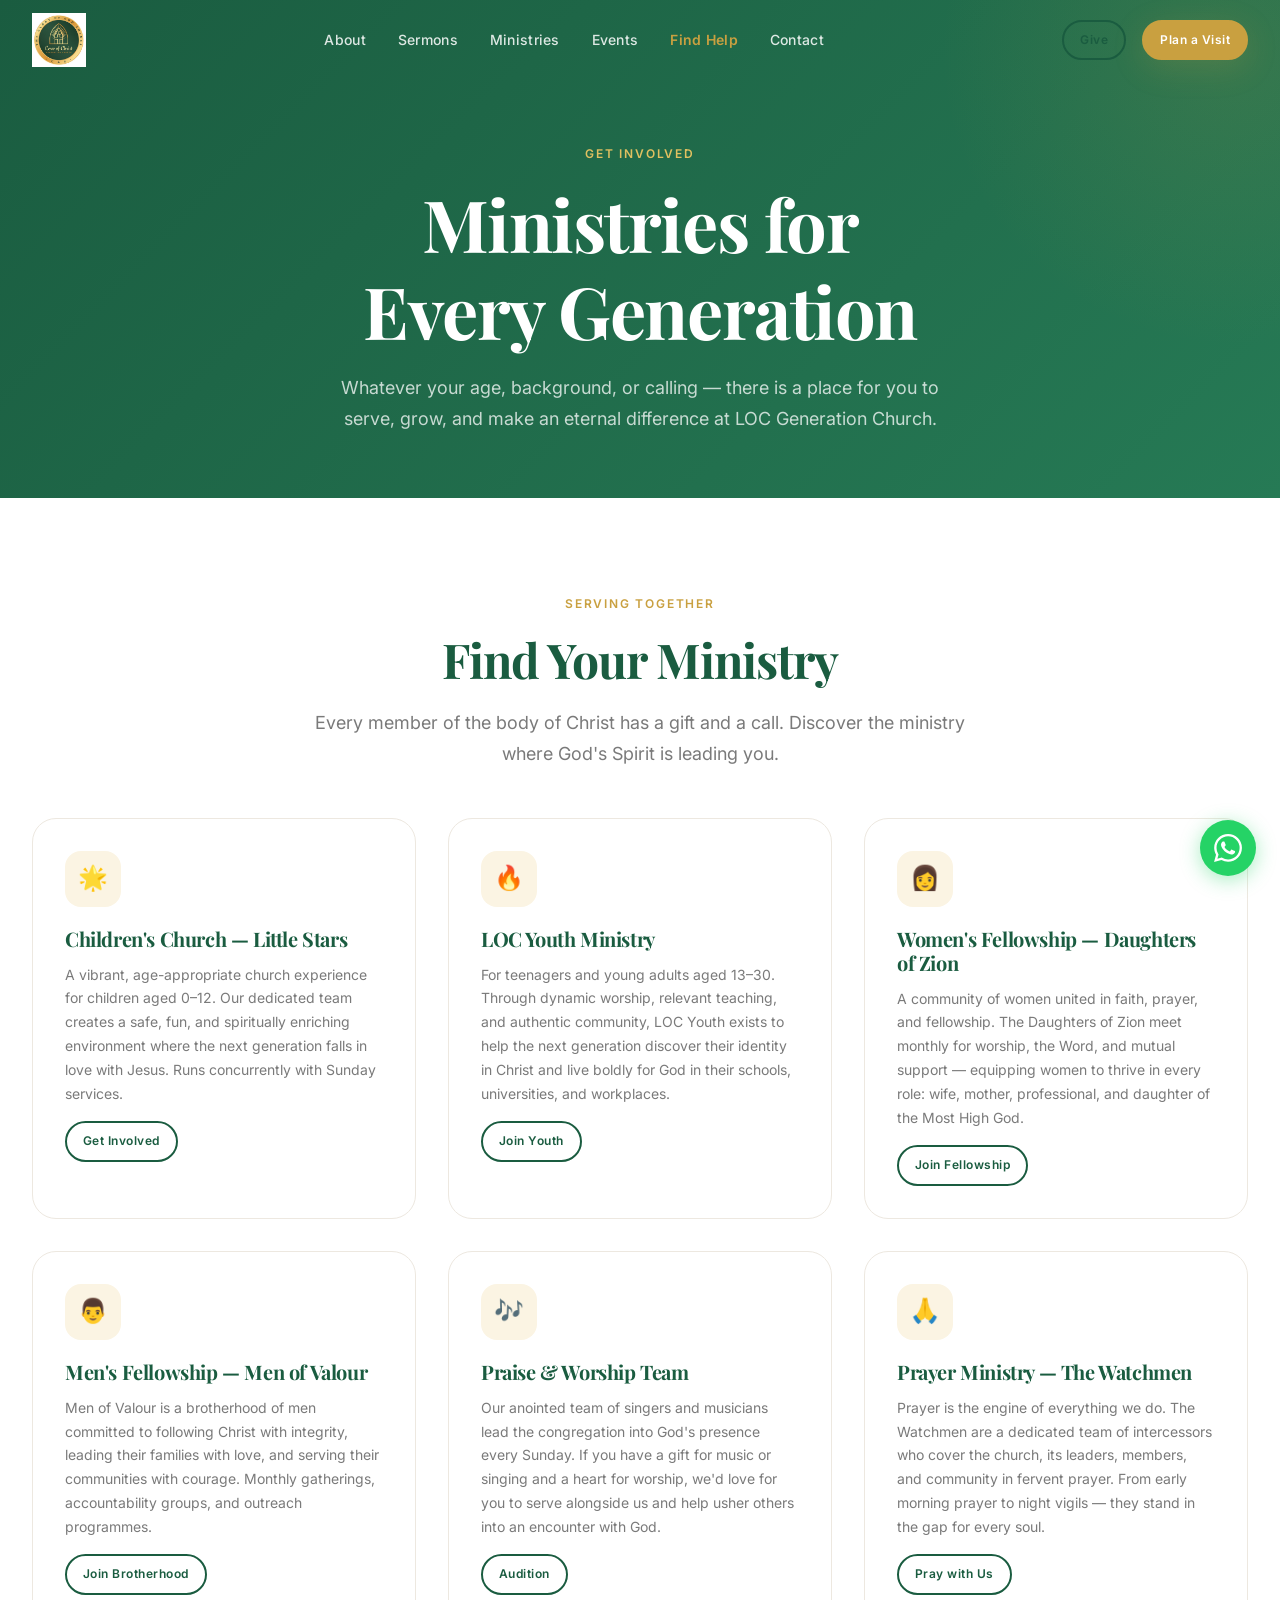
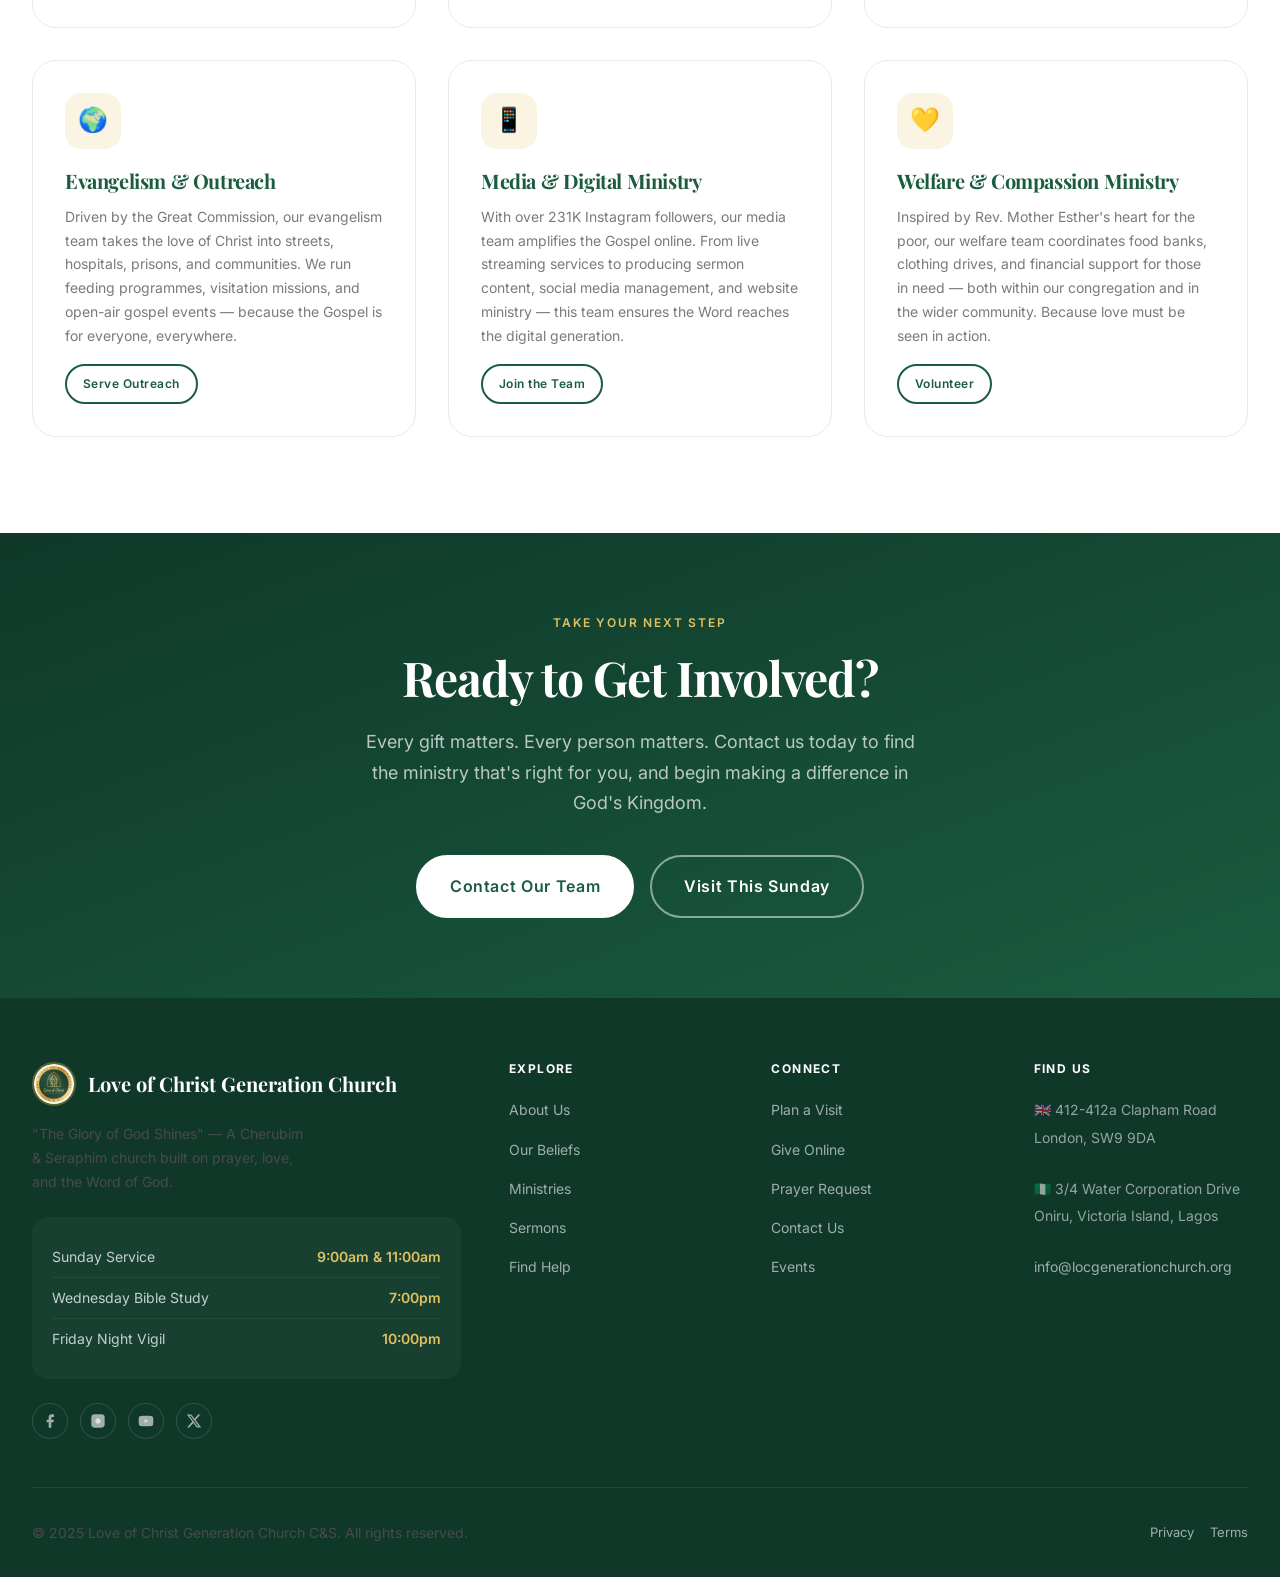
<file: ministries.html>
﻿<!DOCTYPE html>
<html lang="en">
<head>
  <meta charset="UTF-8" />
  <meta name="viewport" content="width=device-width, initial-scale=1.0" />
  <meta name="description" content="Ministries at Love of Christ Generation Church C&S — Children, Youth, Women, Men, Prayer, Worship, Evangelism and more." />
  <title>Ministries — Love of Christ Generation Church C&S</title>
  <link rel="preconnect" href="https://fonts.googleapis.com" />
  <link rel="preconnect" href="https://fonts.gstatic.com" crossorigin />
  <link href="https://fonts.googleapis.com/css2?family=Playfair+Display:ital,wght@0,700;0,800;1,700&family=Inter:wght@400;500;600&display=swap" rel="stylesheet" />
  <link rel="stylesheet" href="css/style.css" />
</head>
<body>

  <nav class="nav nav--transparent" id="main-nav" data-transparent="true">
    <div class="nav__inner">
      <a href="index.html" class="nav__logo">
        <img src="Logos/_L-A6qdw_400x400.jpg" alt="LOC Church Logo" class="nav__logo-img" />
      </a>
      <ul class="nav__links">
        <li><a href="about.html" class="nav__link">About</a></li>
        <li><a href="sermons.html" class="nav__link">Sermons</a></li>
        <li><a href="ministries.html" class="nav__link nav__link--active">Ministries</a></li>
        <li><a href="events.html" class="nav__link">Events</a></li>
        <li><a href="find-help.html" class="nav__link nav__link--find-help">Find Help</a></li>
        <li><a href="contact.html" class="nav__link">Contact</a></li>
      </ul>
      <div class="nav__actions">
        <a href="give.html" class="btn btn--secondary btn--sm">Give</a>
        <a href="plan-visit.html" class="btn btn--primary btn--sm">Plan a Visit</a>
        <button class="nav__menu-btn" id="menu-btn" aria-label="Open menu"><span></span><span></span><span></span></button>
      </div>
    </div>
  </nav>

  <div class="mobile-nav" id="mobile-nav">
    <button class="mobile-nav__close" id="mobile-nav-close">✕</button>
    <ul class="mobile-nav__links">
      <li><a href="index.html" class="mobile-nav__link">Home</a></li>
      <li><a href="about.html" class="mobile-nav__link">About</a></li>
      <li><a href="sermons.html" class="mobile-nav__link">Sermons</a></li>
      <li><a href="ministries.html" class="mobile-nav__link">Ministries</a></li>
      <li><a href="events.html" class="mobile-nav__link">Events</a></li>
      <li><a href="find-help.html" class="mobile-nav__link mobile-nav__link--find-help">Find Help</a></li>
      <li><a href="plan-visit.html" class="mobile-nav__link">Plan a Visit</a></li>
      <li><a href="give.html" class="mobile-nav__link">Give</a></li>
      <li><a href="contact.html" class="mobile-nav__link">Contact</a></li>
    </ul>
  </div>

  <main>

    <div class="page-hero">
      <span class="page-hero__label">Get Involved</span>
      <h1 class="page-hero__title">Ministries for<br>Every Generation</h1>
      <p class="page-hero__subtitle">Whatever your age, background, or calling — there is a place for you to serve, grow, and make an eternal difference at LOC Generation Church.</p>
    </div>

    <!-- MINISTRIES GRID -->
    <section class="section">
      <div class="container">

        <div class="section-header section-header--center reveal">
          <span class="section-header__label">Serving Together</span>
          <h2 class="section-header__title">Find Your Ministry</h2>
          <p class="section-header__desc">Every member of the body of Christ has a gift and a call. Discover the ministry where God's Spirit is leading you.</p>
        </div>

        <div class="grid grid-3 reveal">

          <div class="ministry-card">
            <div class="ministry-card__icon">🌟</div>
            <h4 class="ministry-card__title">Children's Church — Little Stars</h4>
            <p class="ministry-card__desc">A vibrant, age-appropriate church experience for children aged 0–12. Our dedicated team creates a safe, fun, and spiritually enriching environment where the next generation falls in love with Jesus. Runs concurrently with Sunday services.</p>
            <a href="contact.html" class="btn btn--secondary btn--sm" style="margin-top:16px;">Get Involved</a>
          </div>

          <div class="ministry-card">
            <div class="ministry-card__icon">🔥</div>
            <h4 class="ministry-card__title">LOC Youth Ministry</h4>
            <p class="ministry-card__desc">For teenagers and young adults aged 13–30. Through dynamic worship, relevant teaching, and authentic community, LOC Youth exists to help the next generation discover their identity in Christ and live boldly for God in their schools, universities, and workplaces.</p>
            <a href="contact.html" class="btn btn--secondary btn--sm" style="margin-top:16px;">Join Youth</a>
          </div>

          <div class="ministry-card">
            <div class="ministry-card__icon">👩</div>
            <h4 class="ministry-card__title">Women's Fellowship — Daughters of Zion</h4>
            <p class="ministry-card__desc">A community of women united in faith, prayer, and fellowship. The Daughters of Zion meet monthly for worship, the Word, and mutual support — equipping women to thrive in every role: wife, mother, professional, and daughter of the Most High God.</p>
            <a href="contact.html" class="btn btn--secondary btn--sm" style="margin-top:16px;">Join Fellowship</a>
          </div>

          <div class="ministry-card">
            <div class="ministry-card__icon">👨</div>
            <h4 class="ministry-card__title">Men's Fellowship — Men of Valour</h4>
            <p class="ministry-card__desc">Men of Valour is a brotherhood of men committed to following Christ with integrity, leading their families with love, and serving their communities with courage. Monthly gatherings, accountability groups, and outreach programmes.</p>
            <a href="contact.html" class="btn btn--secondary btn--sm" style="margin-top:16px;">Join Brotherhood</a>
          </div>

          <div class="ministry-card">
            <div class="ministry-card__icon">🎶</div>
            <h4 class="ministry-card__title">Praise &amp; Worship Team</h4>
            <p class="ministry-card__desc">Our anointed team of singers and musicians lead the congregation into God's presence every Sunday. If you have a gift for music or singing and a heart for worship, we'd love for you to serve alongside us and help usher others into an encounter with God.</p>
            <a href="contact.html" class="btn btn--secondary btn--sm" style="margin-top:16px;">Audition</a>
          </div>

          <div class="ministry-card">
            <div class="ministry-card__icon">🙏</div>
            <h4 class="ministry-card__title">Prayer Ministry — The Watchmen</h4>
            <p class="ministry-card__desc">Prayer is the engine of everything we do. The Watchmen are a dedicated team of intercessors who cover the church, its leaders, members, and community in fervent prayer. From early morning prayer to night vigils — they stand in the gap for every soul.</p>
            <a href="contact.html" class="btn btn--secondary btn--sm" style="margin-top:16px;">Pray with Us</a>
          </div>

          <div class="ministry-card">
            <div class="ministry-card__icon">🌍</div>
            <h4 class="ministry-card__title">Evangelism &amp; Outreach</h4>
            <p class="ministry-card__desc">Driven by the Great Commission, our evangelism team takes the love of Christ into streets, hospitals, prisons, and communities. We run feeding programmes, visitation missions, and open-air gospel events — because the Gospel is for everyone, everywhere.</p>
            <a href="contact.html" class="btn btn--secondary btn--sm" style="margin-top:16px;">Serve Outreach</a>
          </div>

          <div class="ministry-card">
            <div class="ministry-card__icon">📱</div>
            <h4 class="ministry-card__title">Media &amp; Digital Ministry</h4>
            <p class="ministry-card__desc">With over 231K Instagram followers, our media team amplifies the Gospel online. From live streaming services to producing sermon content, social media management, and website ministry — this team ensures the Word reaches the digital generation.</p>
            <a href="contact.html" class="btn btn--secondary btn--sm" style="margin-top:16px;">Join the Team</a>
          </div>

          <div class="ministry-card">
            <div class="ministry-card__icon">💛</div>
            <h4 class="ministry-card__title">Welfare &amp; Compassion Ministry</h4>
            <p class="ministry-card__desc">Inspired by Rev. Mother Esther's heart for the poor, our welfare team coordinates food banks, clothing drives, and financial support for those in need — both within our congregation and in the wider community. Because love must be seen in action.</p>
            <a href="contact.html" class="btn btn--secondary btn--sm" style="margin-top:16px;">Volunteer</a>
          </div>

        </div>
      </div>
    </section>

    <!-- GET CONNECTED -->
    <section class="section" style="background:linear-gradient(160deg,#0F3829 0%,#1A5C40 100%);padding:80px 0;text-align:center;">
      <div class="container reveal">
        <span class="section-header__label" style="color:var(--color-accent-light);">Take Your Next Step</span>
        <h2 style="color:white;margin-bottom:20px;">Ready to Get Involved?</h2>
        <p style="color:rgba(255,255,255,0.70);font-size:18px;line-height:1.7;max-width:560px;margin:0 auto 36px;">
          Every gift matters. Every person matters. Contact us today to find the ministry that's
          right for you, and begin making a difference in God's Kingdom.
        </p>
        <div style="display:flex;gap:16px;justify-content:center;flex-wrap:wrap;">
          <a href="contact.html" class="btn btn--white btn--lg">Contact Our Team</a>
          <a href="plan-visit.html" class="btn btn--ghost btn--lg">Visit This Sunday</a>
        </div>
      </div>
    </section>

  </main>

  <footer class="footer">
    <div class="container">
      <div class="footer__grid">
        <div class="footer__brand">
          <a href="index.html" class="footer__logo">
            <img src="Logos/_L-A6qdw_400x400.jpg" alt="LOC Church Logo" class="footer__logo-img" />
            <span class="footer__logo-name">Love of Christ Generation Church</span>
          </a>
          <p class="footer__tagline">"The Glory of God Shines" — A Cherubim &amp; Seraphim church built on prayer, love, and the Word of God.</p>
          <div class="footer__service-times">
            <div class="footer__service-time"><span>Sunday Service</span><span>9:00am &amp; 11:00am</span></div>
            <div class="footer__service-time"><span>Wednesday Bible Study</span><span>7:00pm</span></div>
            <div class="footer__service-time"><span>Friday Night Vigil</span><span>10:00pm</span></div>
          </div>
          <div class="footer__socials mt-6">
            <a href="https://www.facebook.com/LoveofChristGeneration/" target="_blank" rel="noopener" class="footer__social" aria-label="Facebook"><svg viewBox="0 0 24 24"><path d="M18 2h-3a5 5 0 00-5 5v3H7v4h3v8h4v-8h3l1-4h-4V7a1 1 0 011-1h3z"/></svg></a>
            <a href="https://www.instagram.com/love_of_christ_generation/" target="_blank" rel="noopener" class="footer__social" aria-label="Instagram"><svg viewBox="0 0 24 24"><rect x="2" y="2" width="20" height="20" rx="5" ry="5"/><path d="M16 11.37A4 4 0 1112.63 8 4 4 0 0116 11.37z"/><line x1="17.5" y1="6.5" x2="17.51" y2="6.5"/></svg></a>
            <a href="https://www.youtube.com/channel/UCSE6RfdqNA4U-ZMMxpMSjCw" target="_blank" rel="noopener" class="footer__social" aria-label="YouTube"><svg viewBox="0 0 24 24"><path d="M22.54 6.42a2.78 2.78 0 00-1.95-1.96C18.88 4 12 4 12 4s-6.88 0-8.59.46a2.78 2.78 0 00-1.95 1.96A29 29 0 001 12a29 29 0 00.46 5.58A2.78 2.78 0 003.41 19.6C5.12 20 12 20 12 20s6.88 0 8.59-.46a2.78 2.78 0 001.95-1.95A29 29 0 0023 12a29 29 0 00-.46-5.58z"/><polygon points="9.75 15.02 15.5 12 9.75 8.98 9.75 15.02"/></svg></a>
            <a href="https://x.com/locgeneration" target="_blank" rel="noopener" class="footer__social" aria-label="Twitter/X"><svg viewBox="0 0 24 24"><path d="M18.244 2.25h3.308l-7.227 8.26 8.502 11.24H16.17l-5.214-6.817L4.99 21.75H1.68l7.73-8.835L1.254 2.25H8.08l4.713 6.231zm-1.161 17.52h1.833L7.084 4.126H5.117z"/></svg></a>
          </div>
        </div>
        <div><h4 class="footer__col-title">Explore</h4><ul class="footer__links"><li><a href="about.html" class="footer__link">About Us</a></li><li><a href="beliefs.html" class="footer__link">Our Beliefs</a></li><li><a href="ministries.html" class="footer__link">Ministries</a></li><li><a href="sermons.html" class="footer__link">Sermons</a></li><li><a href="find-help.html" class="footer__link">Find Help</a></li></ul></div>
        <div><h4 class="footer__col-title">Connect</h4><ul class="footer__links"><li><a href="plan-visit.html" class="footer__link">Plan a Visit</a></li><li><a href="give.html" class="footer__link">Give Online</a></li><li><a href="contact.html#prayer" class="footer__link">Prayer Request</a></li><li><a href="contact.html" class="footer__link">Contact Us</a></li><li><a href="events.html" class="footer__link">Events</a></li></ul></div>
        <div><h4 class="footer__col-title">Find Us</h4><ul class="footer__links"><li><span class="footer__link" style="cursor:default;color:rgba(255,255,255,0.55);">🇬🇧 412-412a Clapham Road<br>London, SW9 9DA</span></li><li style="margin-top:12px;"><span class="footer__link" style="cursor:default;color:rgba(255,255,255,0.55);">🇳🇬 3/4 Water Corporation Drive<br>Oniru, Victoria Island, Lagos</span></li><li style="margin-top:12px;"><a href="mailto:info@locgenerationchurch.org" class="footer__link">info@locgenerationchurch.org</a></li></ul></div>
      </div>
      <div class="footer__bottom">
        <p>© 2025 Love of Christ Generation Church C&S. All rights reserved.</p>
        <div style="display:flex;gap:16px;"><a href="#" class="footer__link" style="font-size:13px;">Privacy</a><a href="#" class="footer__link" style="font-size:13px;">Terms</a></div>
      </div>
    </div>
  </footer>

  <a href="https://wa.me/447000000000" class="whatsapp-float" target="_blank" rel="noopener" aria-label="Chat on WhatsApp">
    <svg viewBox="0 0 24 24"><path d="M17.472 14.382c-.297-.149-1.758-.867-2.03-.967-.273-.099-.471-.148-.67.15-.197.297-.767.966-.94 1.164-.173.199-.347.223-.644.075-.297-.15-1.255-.463-2.39-1.475-.883-.788-1.48-1.761-1.653-2.059-.173-.297-.018-.458.13-.606.134-.133.298-.347.446-.52.149-.174.198-.298.298-.497.099-.198.05-.371-.025-.52-.075-.149-.669-1.612-.916-2.207-.242-.579-.487-.5-.669-.51-.173-.008-.371-.01-.57-.01-.198 0-.52.074-.792.372-.272.297-1.04 1.016-1.04 2.479 0 1.462 1.065 2.875 1.213 3.074.149.198 2.096 3.2 5.077 4.487.709.306 1.262.489 1.694.625.712.227 1.36.195 1.871.118.571-.085 1.758-.719 2.006-1.413.248-.694.248-1.289.173-1.413-.074-.124-.272-.198-.57-.347m-5.421 7.403h-.004a9.87 9.87 0 01-5.031-1.378l-.361-.214-3.741.982.998-3.648-.235-.374a9.86 9.86 0 01-1.51-5.26c.001-5.45 4.436-9.884 9.888-9.884 2.64 0 5.122 1.03 6.988 2.898a9.825 9.825 0 012.893 6.994c-.003 5.45-4.437 9.884-9.885 9.884m8.413-18.297A11.815 11.815 0 0012.05 0C5.495 0 .16 5.335.157 11.892c0 2.096.547 4.142 1.588 5.945L.057 24l6.305-1.654a11.882 11.882 0 005.683 1.448h.005c6.554 0 11.89-5.335 11.893-11.893a11.821 11.821 0 00-3.48-8.413z"/></svg>
  </a>
  <script src="js/main.js"></script>
</body>
</html>
</file>
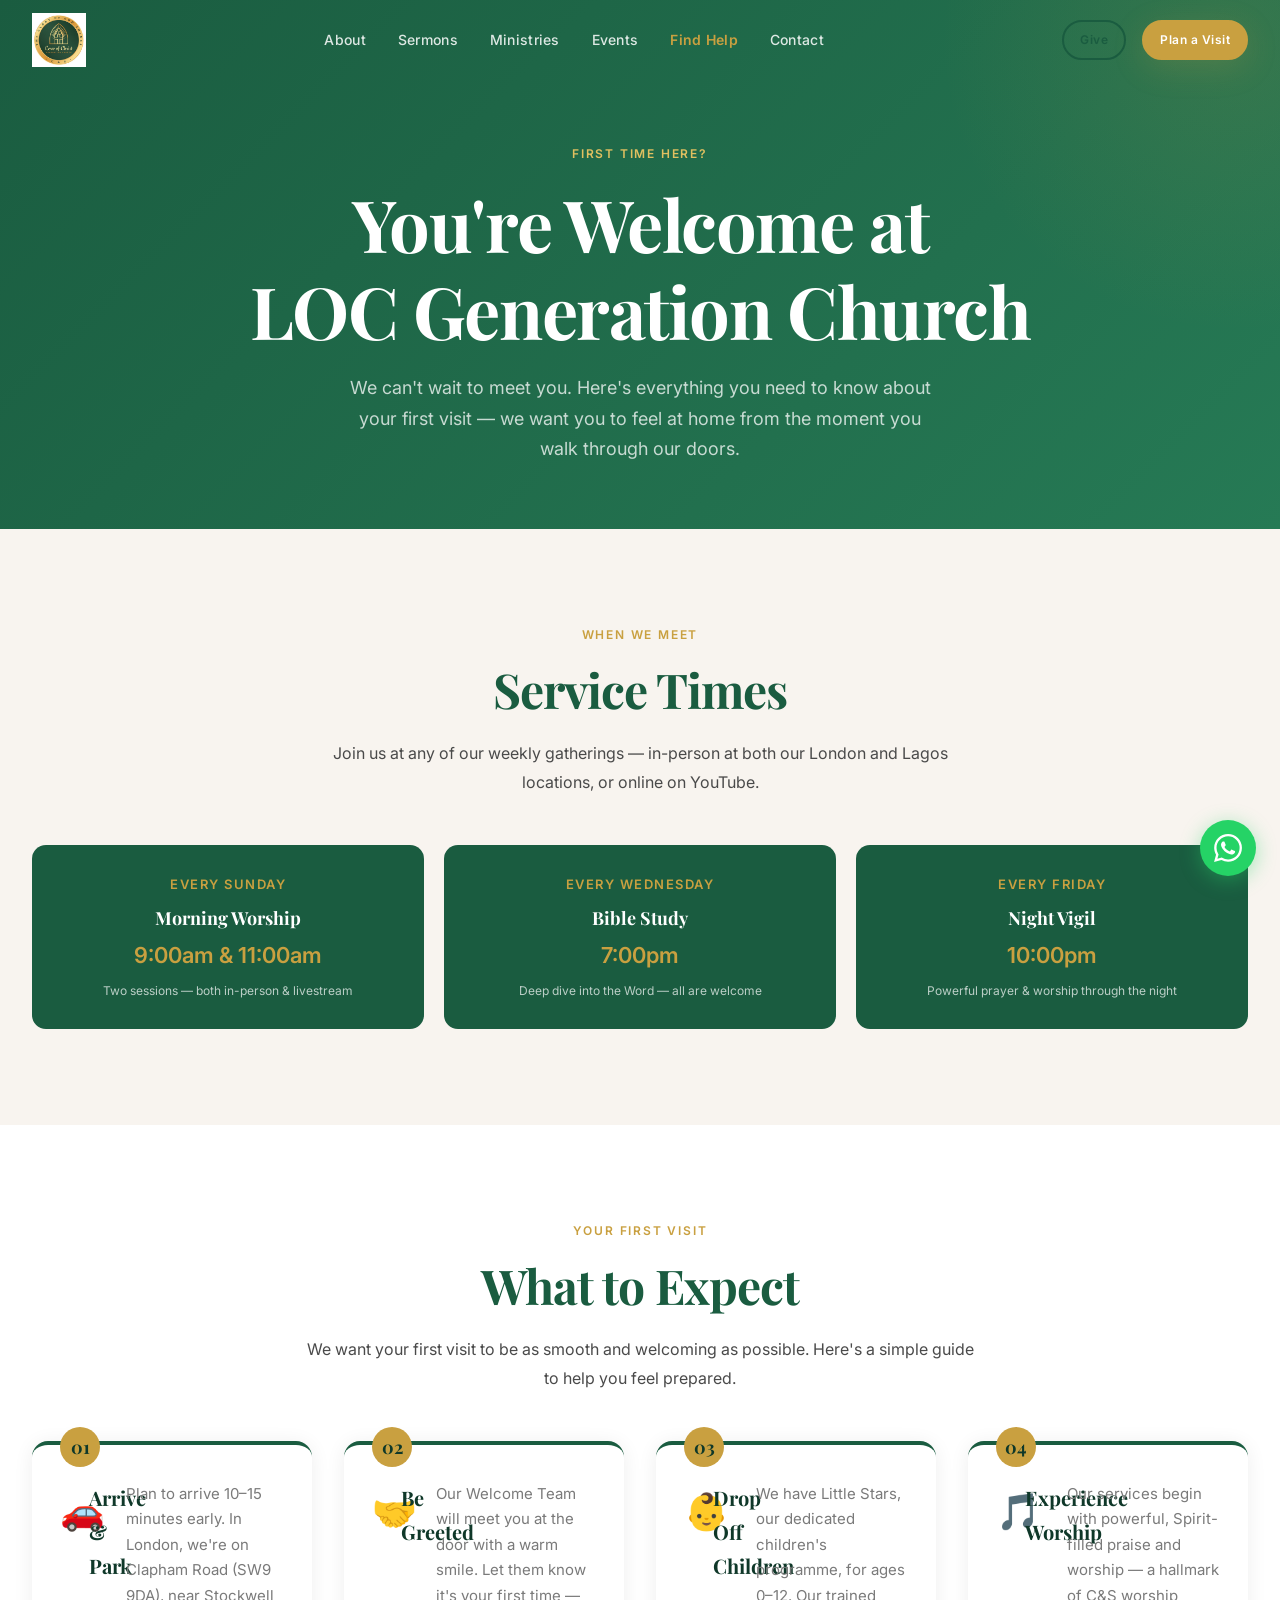
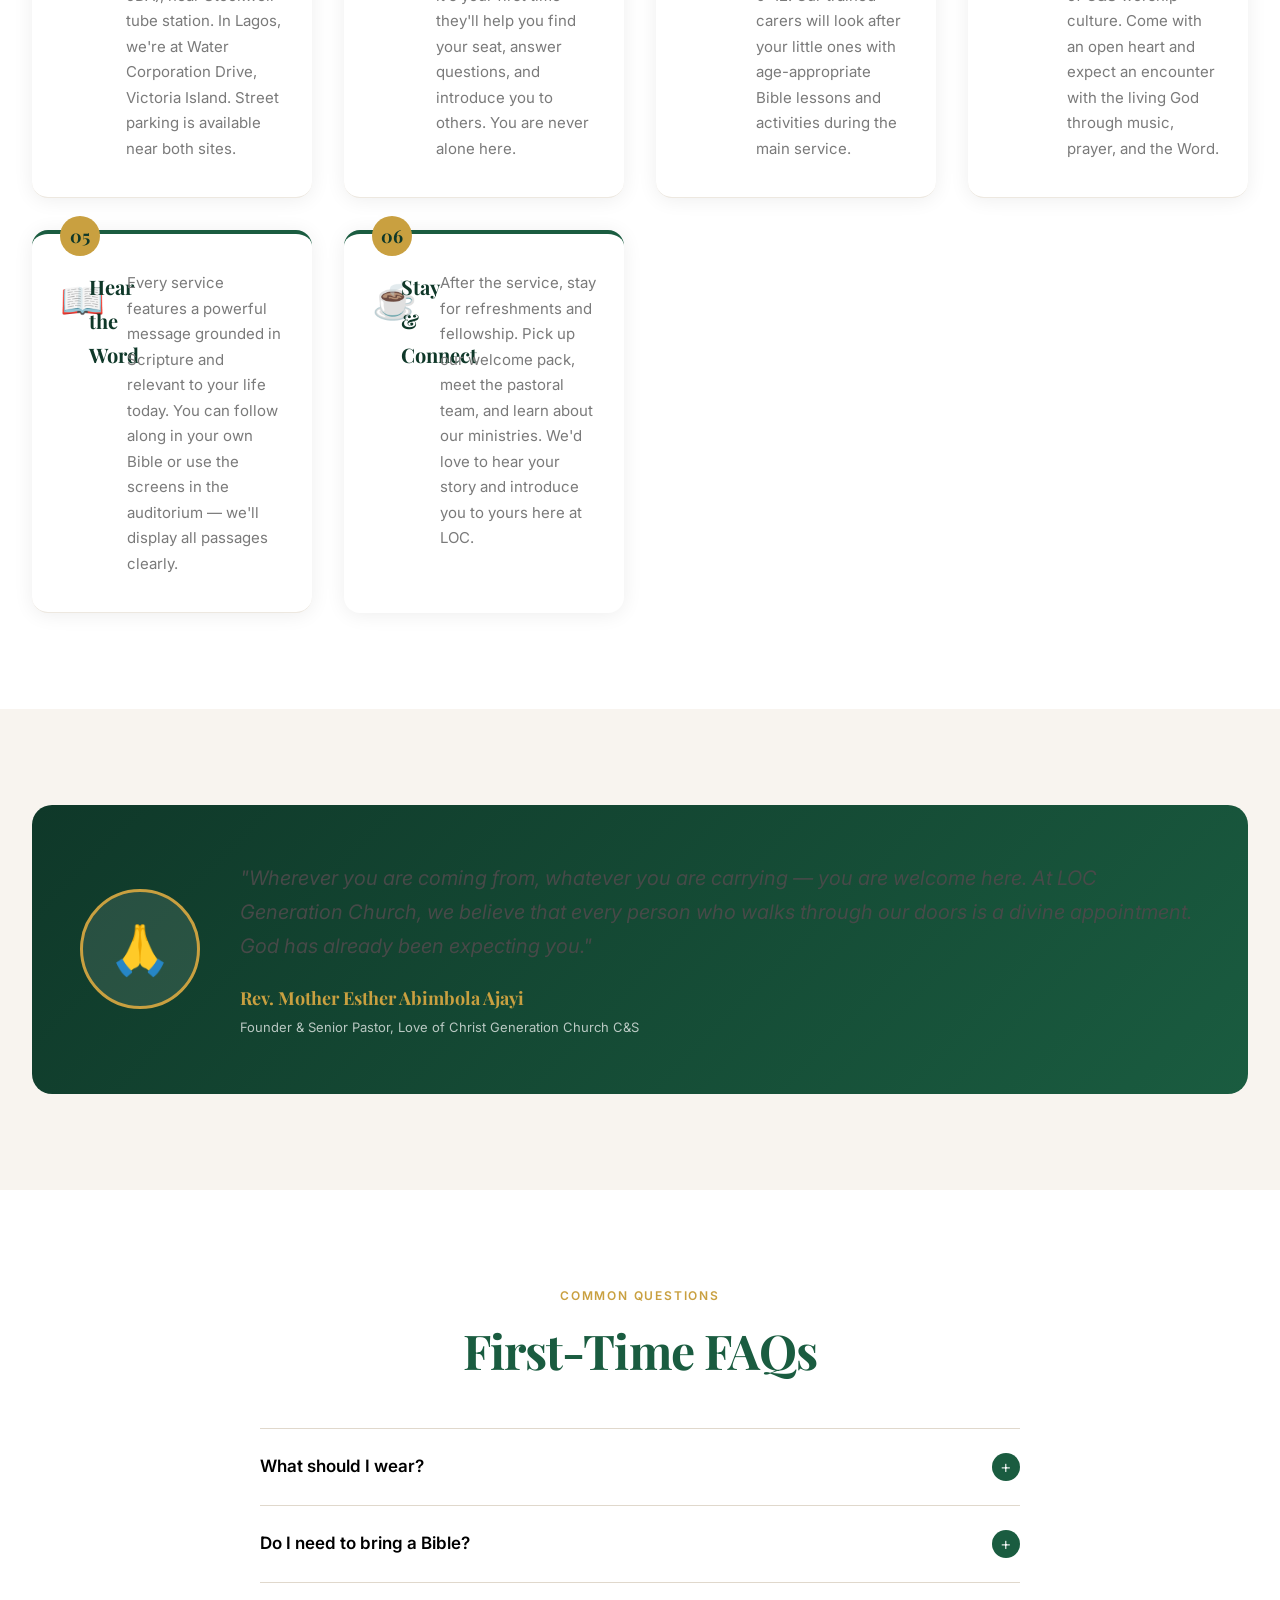
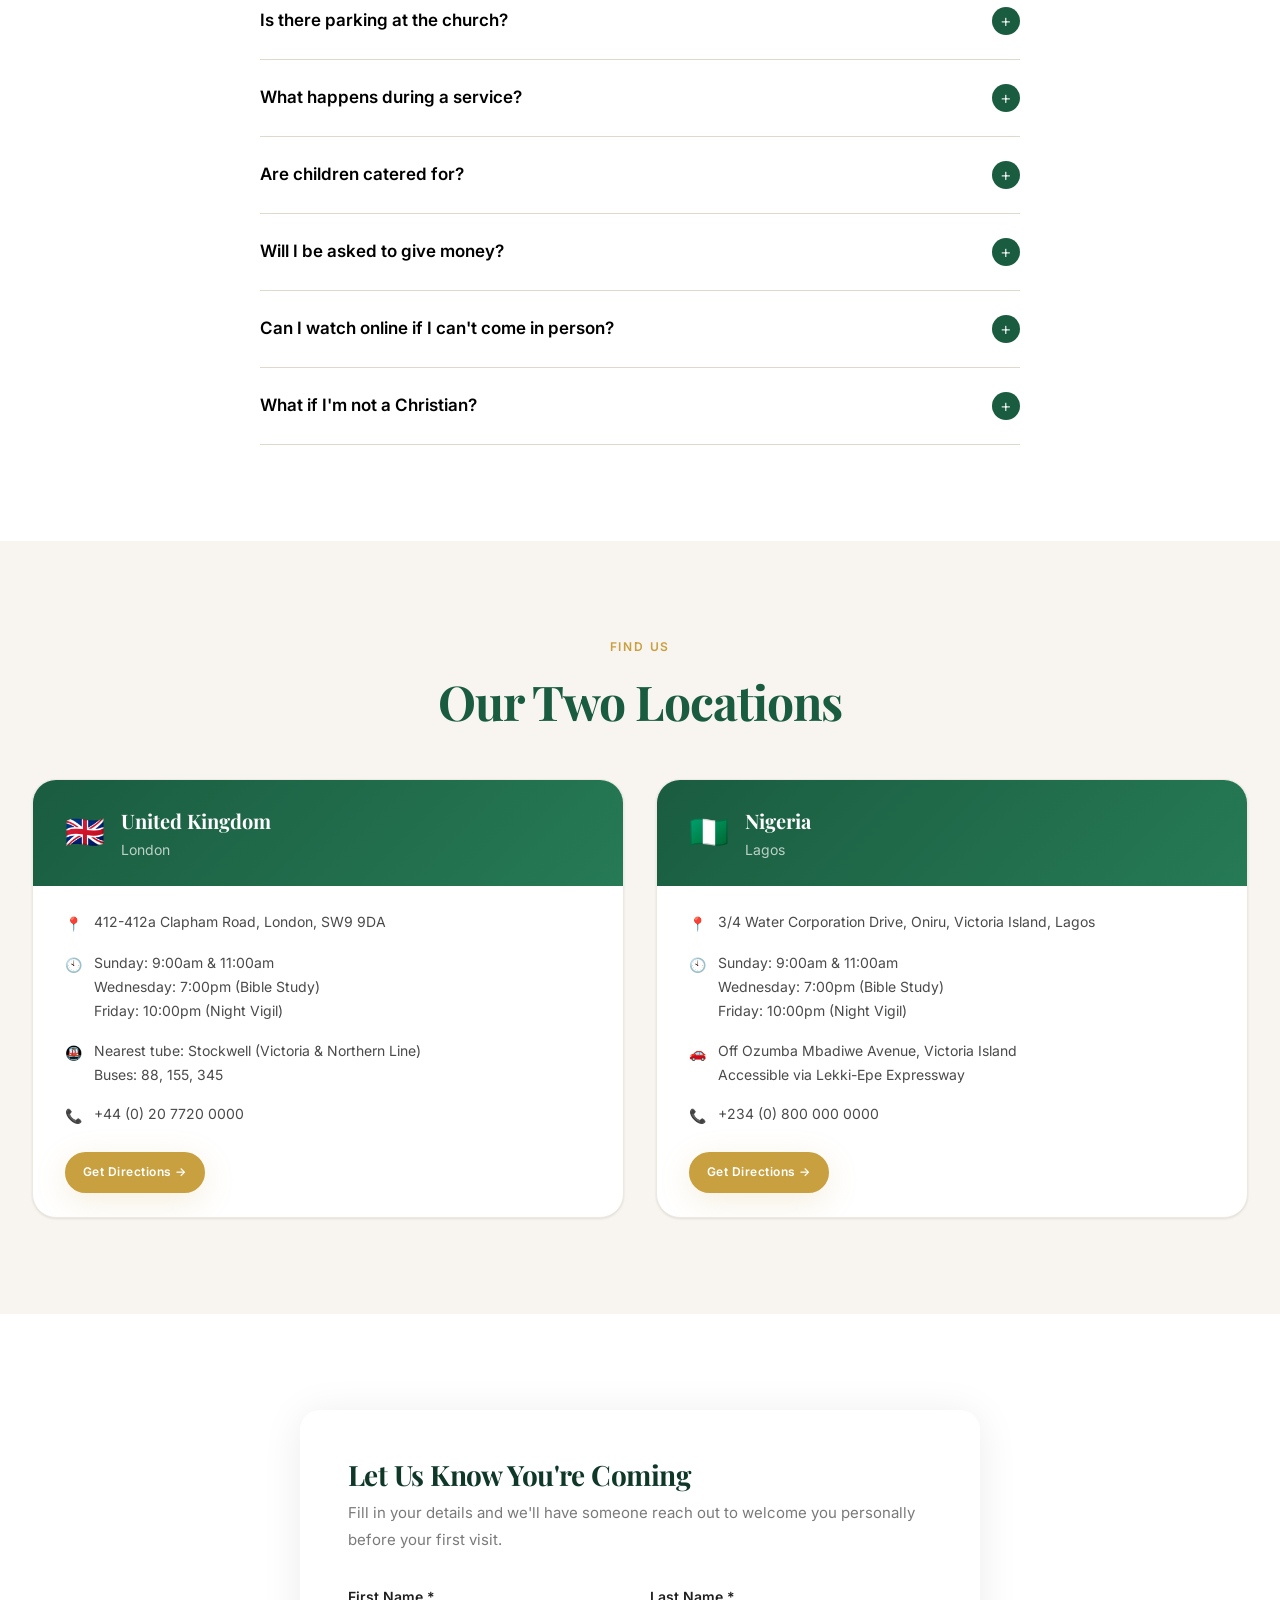
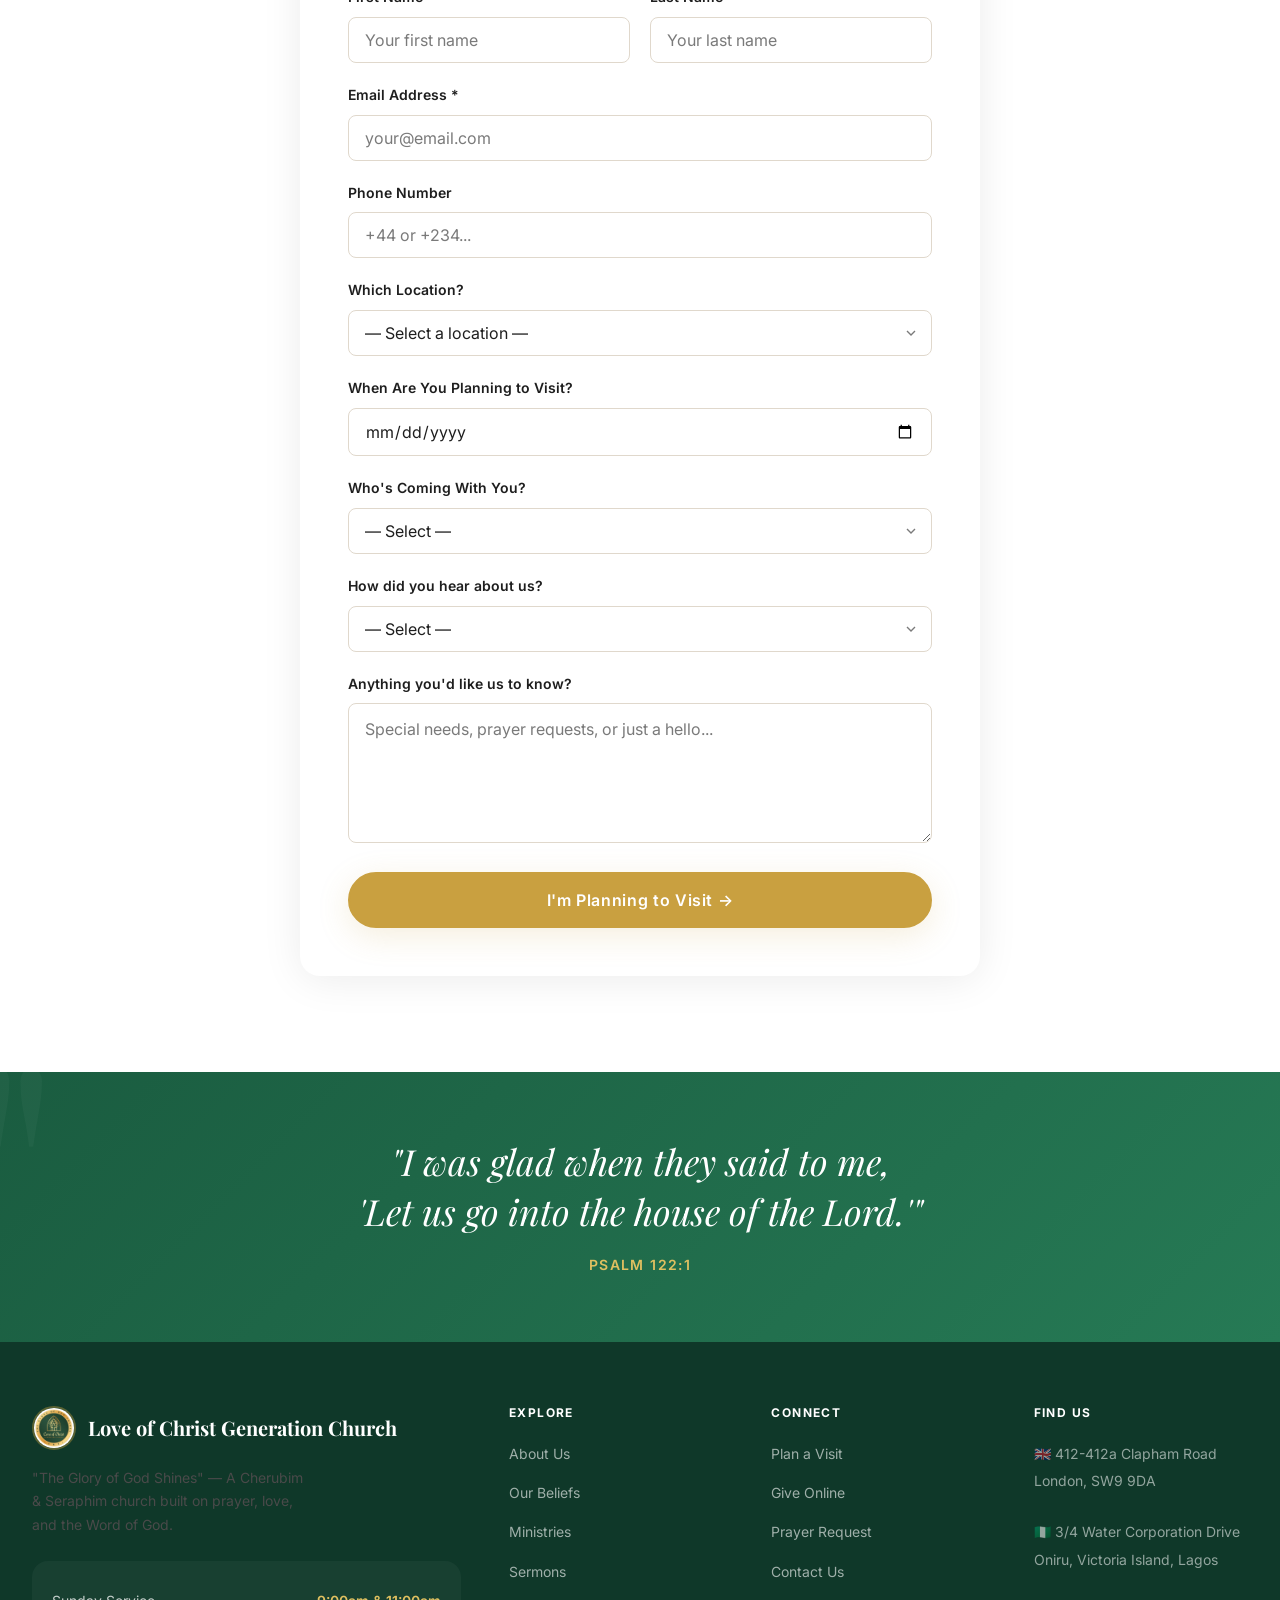
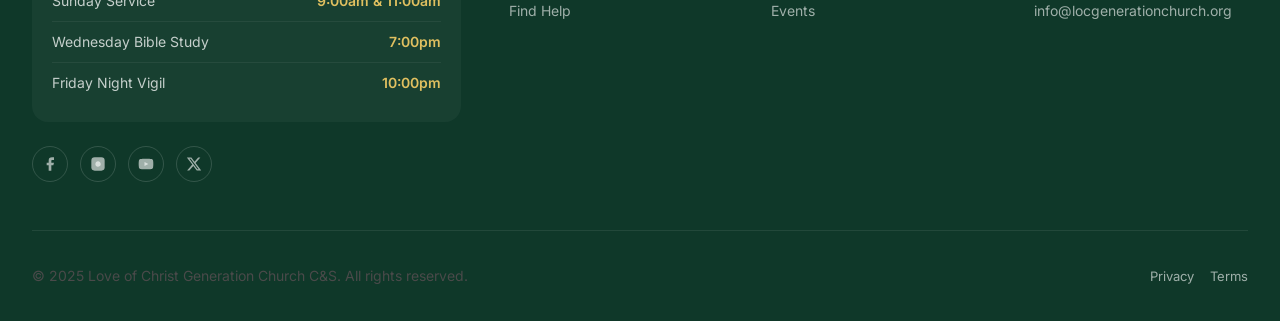
<file: plan-visit.html>
﻿<!DOCTYPE html>
<html lang="en">
<head>
  <meta charset="UTF-8" />
  <meta name="viewport" content="width=device-width, initial-scale=1.0" />
  <meta name="description" content="Plan your first visit to Love of Christ Generation Church C&S in London or Lagos. Find service times, what to expect, and how to get here." />
  <title>Plan a Visit — Love of Christ Generation Church C&S</title>
  <link rel="preconnect" href="https://fonts.googleapis.com" />
  <link rel="preconnect" href="https://fonts.gstatic.com" crossorigin />
  <link href="https://fonts.googleapis.com/css2?family=Playfair+Display:ital,wght@0,700;0,800;1,700&family=Inter:wght@400;500;600&display=swap" rel="stylesheet" />
  <link rel="stylesheet" href="css/style.css" />
  <style>
    /* Plan a Visit specific styles */
    .visit-steps {
      counter-reset: step-counter;
      display: grid;
      grid-template-columns: repeat(auto-fit, minmax(280px, 1fr));
      gap: 32px;
    }
    .visit-step {
      background: #fff;
      border-radius: 16px;
      padding: 36px 28px;
      box-shadow: 0 2px 20px rgba(0,0,0,0.07);
      border-top: 4px solid var(--color-primary);
      position: relative;
      counter-increment: step-counter;
    }
    .visit-step::before {
      content: counter(step-counter, decimal-leading-zero);
      position: absolute;
      top: -18px;
      left: 28px;
      background: var(--color-accent);
      color: var(--color-primary-dark);
      font-family: 'Playfair Display', serif;
      font-weight: 700;
      font-size: 18px;
      width: 40px;
      height: 40px;
      border-radius: 50%;
      display: flex;
      align-items: center;
      justify-content: center;
      line-height: 1;
    }
    .visit-step__icon {
      font-size: 36px;
      margin-bottom: 16px;
      display: block;
    }
    .visit-step__title {
      font-family: 'Playfair Display', serif;
      font-size: 20px;
      font-weight: 700;
      color: var(--color-primary-dark);
      margin-bottom: 12px;
    }
    .visit-step__desc {
      color: var(--color-muted);
      line-height: 1.7;
      font-size: 15px;
    }

    /* FAQ Accordion */
    .faq-list {
      max-width: 760px;
      margin: 0 auto;
    }
    .faq-item {
      border-bottom: 1px solid var(--color-border);
    }
    .faq-item:first-child {
      border-top: 1px solid var(--color-border);
    }
    .faq-btn {
      width: 100%;
      background: none;
      border: none;
      padding: 24px 0;
      display: flex;
      justify-content: space-between;
      align-items: center;
      cursor: pointer;
      text-align: left;
      gap: 16px;
    }
    .faq-btn__question {
      font-size: 17px;
      font-weight: 600;
      color: var(--color-heading);
      line-height: 1.4;
    }
    .faq-btn__icon {
      flex-shrink: 0;
      width: 28px;
      height: 28px;
      border-radius: 50%;
      background: var(--color-primary);
      color: #fff;
      display: flex;
      align-items: center;
      justify-content: center;
      font-size: 18px;
      font-weight: 300;
      transition: transform 0.3s, background 0.3s;
    }
    .faq-item.open .faq-btn__icon {
      transform: rotate(45deg);
      background: var(--color-accent);
      color: var(--color-primary-dark);
    }
    .faq-answer {
      max-height: 0;
      overflow: hidden;
      transition: max-height 0.4s ease;
    }
    .faq-answer__inner {
      padding-bottom: 24px;
      color: var(--color-muted);
      line-height: 1.8;
      font-size: 15px;
    }
    .faq-item.open .faq-answer {
      max-height: 400px;
    }

    /* Visit Form */
    .visit-form {
      background: #fff;
      border-radius: 20px;
      padding: 48px;
      box-shadow: 0 4px 40px rgba(0,0,0,0.08);
      max-width: 680px;
      margin: 0 auto;
    }
    @media (max-width: 600px) {
      .visit-form { padding: 28px 20px; }
    }
    .visit-form__title {
      font-family: 'Playfair Display', serif;
      font-size: 28px;
      font-weight: 700;
      color: var(--color-primary-dark);
      margin-bottom: 8px;
    }
    .visit-form__sub {
      color: var(--color-muted);
      margin-bottom: 32px;
      font-size: 15px;
    }

    /* Service time highlight cards */
    .service-cards {
      display: grid;
      grid-template-columns: repeat(3, 1fr);
      gap: 20px;
    }
    @media (max-width: 700px) {
      .service-cards { grid-template-columns: 1fr; }
    }
    .service-card {
      background: var(--color-primary);
      color: #fff;
      border-radius: 14px;
      padding: 28px 20px;
      text-align: center;
    }
    .service-card__day {
      font-size: 13px;
      text-transform: uppercase;
      letter-spacing: 1.5px;
      color: var(--color-accent);
      font-weight: 600;
      margin-bottom: 8px;
    }
    .service-card__service {
      font-family: 'Playfair Display', serif;
      font-size: 18px;
      font-weight: 700;
      margin-bottom: 4px;
    }
    .service-card__time {
      font-size: 22px;
      font-weight: 600;
      color: var(--color-accent);
    }
    .service-card__note {
      font-size: 12px;
      opacity: 0.7;
      margin-top: 6px;
    }

    /* Welcome message card */
    .welcome-card {
      background: linear-gradient(135deg, var(--color-primary-dark) 0%, var(--color-primary) 100%);
      border-radius: 20px;
      padding: 56px 48px;
      display: grid;
      grid-template-columns: auto 1fr;
      gap: 40px;
      align-items: center;
      color: #fff;
    }
    @media (max-width: 700px) {
      .welcome-card { grid-template-columns: 1fr; padding: 36px 24px; text-align: center; }
    }
    .welcome-card__avatar {
      width: 120px;
      height: 120px;
      border-radius: 50%;
      background: rgba(255,255,255,0.1);
      border: 3px solid var(--color-accent);
      display: flex;
      align-items: center;
      justify-content: center;
      font-size: 48px;
      flex-shrink: 0;
    }
    .welcome-card__quote {
      font-size: 20px;
      line-height: 1.7;
      font-style: italic;
      margin-bottom: 20px;
      opacity: 0.95;
    }
    .welcome-card__name {
      font-family: 'Playfair Display', serif;
      font-size: 18px;
      font-weight: 700;
      color: var(--color-accent);
    }
    .welcome-card__title {
      font-size: 13px;
      opacity: 0.7;
      margin-top: 2px;
    }
  </style>
</head>
<body>

  <nav class="nav nav--transparent" id="main-nav" data-transparent="true">
    <div class="nav__inner">
      <a href="index.html" class="nav__logo">
        <img src="Logos/_L-A6qdw_400x400.jpg" alt="LOC Church Logo" class="nav__logo-img" />
      </a>
      <ul class="nav__links">
        <li><a href="about.html" class="nav__link">About</a></li>
        <li><a href="sermons.html" class="nav__link">Sermons</a></li>
        <li><a href="ministries.html" class="nav__link">Ministries</a></li>
        <li><a href="events.html" class="nav__link">Events</a></li>
        <li><a href="find-help.html" class="nav__link nav__link--find-help">Find Help</a></li>
        <li><a href="contact.html" class="nav__link">Contact</a></li>
      </ul>
      <div class="nav__actions">
        <a href="give.html" class="btn btn--secondary btn--sm">Give</a>
        <a href="plan-visit.html" class="btn btn--primary btn--sm nav__link--active">Plan a Visit</a>
        <button class="nav__menu-btn" id="menu-btn" aria-label="Open menu"><span></span><span></span><span></span></button>
      </div>
    </div>
  </nav>

  <div class="mobile-nav" id="mobile-nav">
    <button class="mobile-nav__close" id="mobile-nav-close">✕</button>
    <ul class="mobile-nav__links">
      <li><a href="index.html" class="mobile-nav__link">Home</a></li>
      <li><a href="about.html" class="mobile-nav__link">About</a></li>
      <li><a href="sermons.html" class="mobile-nav__link">Sermons</a></li>
      <li><a href="ministries.html" class="mobile-nav__link">Ministries</a></li>
      <li><a href="events.html" class="mobile-nav__link">Events</a></li>
      <li><a href="find-help.html" class="mobile-nav__link mobile-nav__link--find-help">Find Help</a></li>
      <li><a href="plan-visit.html" class="mobile-nav__link mobile-nav__link--active">Plan a Visit</a></li>
      <li><a href="give.html" class="mobile-nav__link">Give</a></li>
      <li><a href="contact.html" class="mobile-nav__link">Contact</a></li>
    </ul>
  </div>

  <main>

    <!-- PAGE HERO -->
    <div class="page-hero">
      <span class="page-hero__label">First Time Here?</span>
      <h1 class="page-hero__title">You're Welcome at<br>LOC Generation Church</h1>
      <p class="page-hero__subtitle">We can't wait to meet you. Here's everything you need to know about your first visit — we want you to feel at home from the moment you walk through our doors.</p>
    </div>

    <!-- SERVICE TIMES -->
    <section class="section section--warm">
      <div class="container">
        <div class="section-header section-header--center reveal">
          <span class="section-header__label">When We Meet</span>
          <h2 class="section-header__title">Service Times</h2>
          <p class="section-header__subtitle">Join us at any of our weekly gatherings — in-person at both our London and Lagos locations, or online on YouTube.</p>
        </div>
        <div class="service-cards reveal">
          <div class="service-card">
            <div class="service-card__day">Every Sunday</div>
            <div class="service-card__service">Morning Worship</div>
            <div class="service-card__time">9:00am &amp; 11:00am</div>
            <div class="service-card__note">Two sessions — both in-person &amp; livestream</div>
          </div>
          <div class="service-card">
            <div class="service-card__day">Every Wednesday</div>
            <div class="service-card__service">Bible Study</div>
            <div class="service-card__time">7:00pm</div>
            <div class="service-card__note">Deep dive into the Word — all are welcome</div>
          </div>
          <div class="service-card">
            <div class="service-card__day">Every Friday</div>
            <div class="service-card__service">Night Vigil</div>
            <div class="service-card__time">10:00pm</div>
            <div class="service-card__note">Powerful prayer &amp; worship through the night</div>
          </div>
        </div>
      </div>
    </section>

    <!-- WHAT TO EXPECT -->
    <section class="section">
      <div class="container">
        <div class="section-header section-header--center reveal">
          <span class="section-header__label">Your First Visit</span>
          <h2 class="section-header__title">What to Expect</h2>
          <p class="section-header__subtitle">We want your first visit to be as smooth and welcoming as possible. Here's a simple guide to help you feel prepared.</p>
        </div>
        <div class="visit-steps reveal">
          <div class="visit-step">
            <span class="visit-step__icon">🚗</span>
            <div class="visit-step__title">Arrive &amp; Park</div>
            <p class="visit-step__desc">Plan to arrive 10–15 minutes early. In London, we're on Clapham Road (SW9 9DA), near Stockwell tube station. In Lagos, we're at Water Corporation Drive, Victoria Island. Street parking is available near both sites.</p>
          </div>
          <div class="visit-step">
            <span class="visit-step__icon">🤝</span>
            <div class="visit-step__title">Be Greeted</div>
            <p class="visit-step__desc">Our Welcome Team will meet you at the door with a warm smile. Let them know it's your first time — they'll help you find your seat, answer questions, and introduce you to others. You are never alone here.</p>
          </div>
          <div class="visit-step">
            <span class="visit-step__icon">👶</span>
            <div class="visit-step__title">Drop Off Children</div>
            <p class="visit-step__desc">We have Little Stars, our dedicated children's programme, for ages 0–12. Our trained carers will look after your little ones with age-appropriate Bible lessons and activities during the main service.</p>
          </div>
          <div class="visit-step">
            <span class="visit-step__icon">🎵</span>
            <div class="visit-step__title">Experience Worship</div>
            <p class="visit-step__desc">Our services begin with powerful, Spirit-filled praise and worship — a hallmark of C&S worship culture. Come with an open heart and expect an encounter with the living God through music, prayer, and the Word.</p>
          </div>
          <div class="visit-step">
            <span class="visit-step__icon">📖</span>
            <div class="visit-step__title">Hear the Word</div>
            <p class="visit-step__desc">Every service features a powerful message grounded in Scripture and relevant to your life today. You can follow along in your own Bible or use the screens in the auditorium — we'll display all passages clearly.</p>
          </div>
          <div class="visit-step">
            <span class="visit-step__icon">☕</span>
            <div class="visit-step__title">Stay &amp; Connect</div>
            <p class="visit-step__desc">After the service, stay for refreshments and fellowship. Pick up our welcome pack, meet the pastoral team, and learn about our ministries. We'd love to hear your story and introduce you to yours here at LOC.</p>
          </div>
        </div>
      </div>
    </section>

    <!-- WELCOME MESSAGE -->
    <section class="section section--warm">
      <div class="container reveal">
        <div class="welcome-card">
          <div class="welcome-card__avatar">🙏</div>
          <div>
            <p class="welcome-card__quote">
              "Wherever you are coming from, whatever you are carrying — you are welcome here.
              At LOC Generation Church, we believe that every person who walks through our doors
              is a divine appointment. God has already been expecting you."
            </p>
            <div class="welcome-card__name">Rev. Mother Esther Abimbola Ajayi</div>
            <div class="welcome-card__title">Founder &amp; Senior Pastor, Love of Christ Generation Church C&S</div>
          </div>
        </div>
      </div>
    </section>

    <!-- FAQ -->
    <section class="section">
      <div class="container">
        <div class="section-header section-header--center reveal">
          <span class="section-header__label">Common Questions</span>
          <h2 class="section-header__title">First-Time FAQs</h2>
        </div>
        <div class="faq-list reveal">

          <div class="faq-item">
            <button class="faq-btn" aria-expanded="false">
              <span class="faq-btn__question">What should I wear?</span>
              <span class="faq-btn__icon">+</span>
            </button>
            <div class="faq-answer">
              <div class="faq-answer__inner">
                Come as you are! We warmly welcome everyone regardless of what they wear. Many of our members dress smartly, but there is no dress code. As a C&S church, some members choose to wear white garments as a sign of purity and reverence — you are in no way expected to do so as a first-time visitor. Just come comfortably and with an open heart.
              </div>
            </div>
          </div>

          <div class="faq-item">
            <button class="faq-btn" aria-expanded="false">
              <span class="faq-btn__question">Do I need to bring a Bible?</span>
              <span class="faq-btn__icon">+</span>
            </button>
            <div class="faq-answer">
              <div class="faq-answer__inner">
                Not at all. Scripture passages are displayed on our screens during every service, so you can follow along easily. If you do have a Bible you love to use, please bring it — but don't let not having one stop you from coming.
              </div>
            </div>
          </div>

          <div class="faq-item">
            <button class="faq-btn" aria-expanded="false">
              <span class="faq-btn__question">Is there parking at the church?</span>
              <span class="faq-btn__icon">+</span>
            </button>
            <div class="faq-answer">
              <div class="faq-answer__inner">
                <strong>London:</strong> Street parking is available on Clapham Road and surrounding streets. We're also very accessible by public transport — the church is a short walk from Stockwell station (Victoria &amp; Northern Line). Buses 88, 155, and 345 stop nearby.<br><br>
                <strong>Lagos:</strong> Parking is available on-site at Water Corporation Drive, Victoria Island. Please allow extra time on Sunday mornings.
              </div>
            </div>
          </div>

          <div class="faq-item">
            <button class="faq-btn" aria-expanded="false">
              <span class="faq-btn__question">What happens during a service?</span>
              <span class="faq-btn__icon">+</span>
            </button>
            <div class="faq-answer">
              <div class="faq-answer__inner">
                Our Sunday services typically last 1.5–2 hours and include: vibrant praise &amp; worship with our talented music team, prayer (a hallmark of C&S tradition), announcements, a Scripture-based message from our pastor or a guest minister, an altar call for those wishing to receive prayer, and a time of fellowship afterward. Services are conducted in English.
              </div>
            </div>
          </div>

          <div class="faq-item">
            <button class="faq-btn" aria-expanded="false">
              <span class="faq-btn__question">Are children catered for?</span>
              <span class="faq-btn__icon">+</span>
            </button>
            <div class="faq-answer">
              <div class="faq-answer__inner">
                Yes! Our Little Stars children's ministry serves children aged 0–12 during the main Sunday service. Children are welcome to join the main service for the worship portion and are then led to their dedicated space for age-appropriate Bible lessons, crafts, and activities. Our team is DBS-checked (UK) and trained in child safeguarding.
              </div>
            </div>
          </div>

          <div class="faq-item">
            <button class="faq-btn" aria-expanded="false">
              <span class="faq-btn__question">Will I be asked to give money?</span>
              <span class="faq-btn__icon">+</span>
            </button>
            <div class="faq-answer">
              <div class="faq-answer__inner">
                As a first-time visitor, there is absolutely no expectation for you to give. Offering time is part of our regular service, and we believe giving is an act of worship for members who choose to participate — but it is never a pressure. Please focus on your experience of the service. You can learn more about giving on our <a href="give.html" style="color:var(--color-primary);font-weight:600;">Give</a> page when you're ready.
              </div>
            </div>
          </div>

          <div class="faq-item">
            <button class="faq-btn" aria-expanded="false">
              <span class="faq-btn__question">Can I watch online if I can't come in person?</span>
              <span class="faq-btn__icon">+</span>
            </button>
            <div class="faq-answer">
              <div class="faq-answer__inner">
                Absolutely! We livestream our Sunday services on our <a href="https://www.youtube.com/channel/UCSE6RfdqNA4U-ZMMxpMSjCw" target="_blank" rel="noopener" style="color:var(--color-primary);font-weight:600;">YouTube channel</a>. You can also watch past sermons there anytime. We'd still love to meet you in person when the time is right — but the online door is always open.
              </div>
            </div>
          </div>

          <div class="faq-item">
            <button class="faq-btn" aria-expanded="false">
              <span class="faq-btn__question">What if I'm not a Christian?</span>
              <span class="faq-btn__icon">+</span>
            </button>
            <div class="faq-answer">
              <div class="faq-answer__inner">
                You are more than welcome here. Many people visit LOC Generation Church while they are exploring faith, asking big questions, or simply curious about who Jesus is. Our doors are open to everyone, and there is no pressure to make any decisions. Come and experience the warmth of our community — the rest is between you and God.
              </div>
            </div>
          </div>

        </div>
      </div>
    </section>

    <!-- LOCATIONS -->
    <section class="section section--warm">
      <div class="container">
        <div class="section-header section-header--center reveal">
          <span class="section-header__label">Find Us</span>
          <h2 class="section-header__title">Our Two Locations</h2>
        </div>
        <div class="grid grid-2 reveal">
          <div class="location-card">
            <div class="location-card__header">
              <span class="location-card__flag">🇬🇧</span>
              <div>
                <div class="location-card__country">United Kingdom</div>
                <div class="location-card__city">London</div>
              </div>
            </div>
            <div class="location-card__body">
              <div class="location-card__detail">
                <span class="location-card__detail-icon">📍</span>
                <span>412-412a Clapham Road, London, SW9 9DA</span>
              </div>
              <div class="location-card__detail">
                <span class="location-card__detail-icon">🕙</span>
                <span>Sunday: 9:00am &amp; 11:00am<br>Wednesday: 7:00pm (Bible Study)<br>Friday: 10:00pm (Night Vigil)</span>
              </div>
              <div class="location-card__detail">
                <span class="location-card__detail-icon">🚇</span>
                <span>Nearest tube: Stockwell (Victoria &amp; Northern Line)<br>Buses: 88, 155, 345</span>
              </div>
              <div class="location-card__detail">
                <span class="location-card__detail-icon">📞</span>
                <span>+44 (0) 20 7720 0000</span>
              </div>
              <a href="https://maps.google.com/?q=412+Clapham+Road+London+SW9+9DA" target="_blank" rel="noopener" class="btn btn--primary btn--sm" style="margin-top:8px;">Get Directions →</a>
            </div>
          </div>
          <div class="location-card">
            <div class="location-card__header">
              <span class="location-card__flag">🇳🇬</span>
              <div>
                <div class="location-card__country">Nigeria</div>
                <div class="location-card__city">Lagos</div>
              </div>
            </div>
            <div class="location-card__body">
              <div class="location-card__detail">
                <span class="location-card__detail-icon">📍</span>
                <span>3/4 Water Corporation Drive, Oniru, Victoria Island, Lagos</span>
              </div>
              <div class="location-card__detail">
                <span class="location-card__detail-icon">🕙</span>
                <span>Sunday: 9:00am &amp; 11:00am<br>Wednesday: 7:00pm (Bible Study)<br>Friday: 10:00pm (Night Vigil)</span>
              </div>
              <div class="location-card__detail">
                <span class="location-card__detail-icon">🚗</span>
                <span>Off Ozumba Mbadiwe Avenue, Victoria Island<br>Accessible via Lekki-Epe Expressway</span>
              </div>
              <div class="location-card__detail">
                <span class="location-card__detail-icon">📞</span>
                <span>+234 (0) 800 000 0000</span>
              </div>
              <a href="https://maps.google.com/?q=Water+Corporation+Drive+Victoria+Island+Lagos" target="_blank" rel="noopener" class="btn btn--primary btn--sm" style="margin-top:8px;">Get Directions →</a>
            </div>
          </div>
        </div>
      </div>
    </section>

    <!-- PLAN VISIT FORM -->
    <section class="section" id="visit-form-section">
      <div class="container">
        <div class="visit-form reveal">
          <h2 class="visit-form__title">Let Us Know You're Coming</h2>
          <p class="visit-form__sub">Fill in your details and we'll have someone reach out to welcome you personally before your first visit.</p>
          <form id="plan-visit-form" novalidate>
            <div style="display:grid;grid-template-columns:1fr 1fr;gap:20px;" class="form-row-split">
              <div class="form-group">
                <label class="form-label" for="visit-first-name">First Name *</label>
                <input type="text" id="visit-first-name" name="firstName" class="form-input" placeholder="Your first name" required />
              </div>
              <div class="form-group">
                <label class="form-label" for="visit-last-name">Last Name *</label>
                <input type="text" id="visit-last-name" name="lastName" class="form-input" placeholder="Your last name" required />
              </div>
            </div>
            <div class="form-group">
              <label class="form-label" for="visit-email">Email Address *</label>
              <input type="email" id="visit-email" name="email" class="form-input" placeholder="your@email.com" required />
            </div>
            <div class="form-group">
              <label class="form-label" for="visit-phone">Phone Number</label>
              <input type="tel" id="visit-phone" name="phone" class="form-input" placeholder="+44 or +234..." />
            </div>
            <div class="form-group">
              <label class="form-label" for="visit-location">Which Location?</label>
              <select id="visit-location" name="location" class="form-input form-select">
                <option value="">— Select a location —</option>
                <option value="london">London (Clapham Road, SW9)</option>
                <option value="lagos">Lagos (Victoria Island)</option>
                <option value="online">Online (YouTube Livestream)</option>
              </select>
            </div>
            <div class="form-group">
              <label class="form-label" for="visit-date">When Are You Planning to Visit?</label>
              <input type="date" id="visit-date" name="visitDate" class="form-input" />
            </div>
            <div class="form-group">
              <label class="form-label" for="visit-party">Who's Coming With You?</label>
              <select id="visit-party" name="partySize" class="form-input form-select">
                <option value="">— Select —</option>
                <option value="just-me">Just me</option>
                <option value="couple">Me &amp; a partner/spouse</option>
                <option value="family-young">Family with young children</option>
                <option value="family-teens">Family with teenagers</option>
                <option value="group">A group of friends</option>
              </select>
            </div>
            <div class="form-group">
              <label class="form-label" for="visit-heard">How did you hear about us?</label>
              <select id="visit-heard" name="heardFrom" class="form-input form-select">
                <option value="">— Select —</option>
                <option value="instagram">Instagram</option>
                <option value="youtube">YouTube</option>
                <option value="facebook">Facebook</option>
                <option value="friend">Friend or Family</option>
                <option value="google">Google Search</option>
                <option value="event">An Event or Outreach</option>
                <option value="other">Other</option>
              </select>
            </div>
            <div class="form-group">
              <label class="form-label" for="visit-message">Anything you'd like us to know?</label>
              <textarea id="visit-message" name="message" class="form-input form-textarea" rows="4" placeholder="Special needs, prayer requests, or just a hello..."></textarea>
            </div>
            <button type="submit" class="btn btn--primary btn--lg" style="width:100%;">I'm Planning to Visit →</button>
          </form>
        </div>
      </div>
    </section>

    <!-- SCRIPTURE BANNER -->
    <div class="scripture-banner">
      <p class="scripture-banner__text">
        "I was glad when they said to me,<br>'Let us go into the house of the Lord.'"
      </p>
      <p class="scripture-banner__ref">Psalm 122:1</p>
    </div>

  </main>

  <footer class="footer">
    <div class="container">
      <div class="footer__grid">
        <div class="footer__brand">
          <a href="index.html" class="footer__logo">
            <img src="Logos/_L-A6qdw_400x400.jpg" alt="LOC Church Logo" class="footer__logo-img" />
            <span class="footer__logo-name">Love of Christ Generation Church</span>
          </a>
          <p class="footer__tagline">"The Glory of God Shines" — A Cherubim &amp; Seraphim church built on prayer, love, and the Word of God.</p>
          <div class="footer__service-times">
            <div class="footer__service-time"><span>Sunday Service</span><span>9:00am &amp; 11:00am</span></div>
            <div class="footer__service-time"><span>Wednesday Bible Study</span><span>7:00pm</span></div>
            <div class="footer__service-time"><span>Friday Night Vigil</span><span>10:00pm</span></div>
          </div>
          <div class="footer__socials mt-6">
            <a href="https://www.facebook.com/LoveofChristGeneration/" target="_blank" rel="noopener" class="footer__social" aria-label="Facebook">
              <svg viewBox="0 0 24 24"><path d="M18 2h-3a5 5 0 00-5 5v3H7v4h3v8h4v-8h3l1-4h-4V7a1 1 0 011-1h3z"/></svg>
            </a>
            <a href="https://www.instagram.com/love_of_christ_generation/" target="_blank" rel="noopener" class="footer__social" aria-label="Instagram">
              <svg viewBox="0 0 24 24"><rect x="2" y="2" width="20" height="20" rx="5" ry="5"/><path d="M16 11.37A4 4 0 1112.63 8 4 4 0 0116 11.37z"/><line x1="17.5" y1="6.5" x2="17.51" y2="6.5"/></svg>
            </a>
            <a href="https://www.youtube.com/channel/UCSE6RfdqNA4U-ZMMxpMSjCw" target="_blank" rel="noopener" class="footer__social" aria-label="YouTube">
              <svg viewBox="0 0 24 24"><path d="M22.54 6.42a2.78 2.78 0 00-1.95-1.96C18.88 4 12 4 12 4s-6.88 0-8.59.46a2.78 2.78 0 00-1.95 1.96A29 29 0 001 12a29 29 0 00.46 5.58A2.78 2.78 0 003.41 19.6C5.12 20 12 20 12 20s6.88 0 8.59-.46a2.78 2.78 0 001.95-1.95A29 29 0 0023 12a29 29 0 00-.46-5.58z"/><polygon points="9.75 15.02 15.5 12 9.75 8.98 9.75 15.02"/></svg>
            </a>
            <a href="https://x.com/locgeneration" target="_blank" rel="noopener" class="footer__social" aria-label="Twitter/X">
              <svg viewBox="0 0 24 24"><path d="M18.244 2.25h3.308l-7.227 8.26 8.502 11.24H16.17l-5.214-6.817L4.99 21.75H1.68l7.73-8.835L1.254 2.25H8.08l4.713 6.231zm-1.161 17.52h1.833L7.084 4.126H5.117z"/></svg>
            </a>
          </div>
        </div>
        <div>
          <h4 class="footer__col-title">Explore</h4>
          <ul class="footer__links">
            <li><a href="about.html" class="footer__link">About Us</a></li>
            <li><a href="beliefs.html" class="footer__link">Our Beliefs</a></li>
            <li><a href="ministries.html" class="footer__link">Ministries</a></li>
            <li><a href="sermons.html" class="footer__link">Sermons</a></li>
            <li><a href="find-help.html" class="footer__link">Find Help</a></li>
          </ul>
        </div>
        <div>
          <h4 class="footer__col-title">Connect</h4>
          <ul class="footer__links">
            <li><a href="plan-visit.html" class="footer__link">Plan a Visit</a></li>
            <li><a href="give.html" class="footer__link">Give Online</a></li>
            <li><a href="contact.html#prayer" class="footer__link">Prayer Request</a></li>
            <li><a href="contact.html" class="footer__link">Contact Us</a></li>
            <li><a href="events.html" class="footer__link">Events</a></li>
          </ul>
        </div>
        <div>
          <h4 class="footer__col-title">Find Us</h4>
          <ul class="footer__links">
            <li><span class="footer__link" style="cursor:default;color:rgba(255,255,255,0.55);">🇬🇧 412-412a Clapham Road<br>London, SW9 9DA</span></li>
            <li style="margin-top:12px;"><span class="footer__link" style="cursor:default;color:rgba(255,255,255,0.55);">🇳🇬 3/4 Water Corporation Drive<br>Oniru, Victoria Island, Lagos</span></li>
            <li style="margin-top:12px;"><a href="mailto:info@locgenerationchurch.org" class="footer__link">info@locgenerationchurch.org</a></li>
          </ul>
        </div>
      </div>
      <div class="footer__bottom">
        <p>© 2025 Love of Christ Generation Church C&S. All rights reserved.</p>
        <div style="display:flex;gap:16px;"><a href="#" class="footer__link" style="font-size:13px;">Privacy</a><a href="#" class="footer__link" style="font-size:13px;">Terms</a></div>
      </div>
    </div>
  </footer>

  <a href="https://wa.me/447000000000" class="whatsapp-float" target="_blank" rel="noopener" aria-label="Chat on WhatsApp">
    <svg viewBox="0 0 24 24"><path d="M17.472 14.382c-.297-.149-1.758-.867-2.03-.967-.273-.099-.471-.148-.67.15-.197.297-.767.966-.94 1.164-.173.199-.347.223-.644.075-.297-.15-1.255-.463-2.39-1.475-.883-.788-1.48-1.761-1.653-2.059-.173-.297-.018-.458.13-.606.134-.133.298-.347.446-.52.149-.174.198-.298.298-.497.099-.198.05-.371-.025-.52-.075-.149-.669-1.612-.916-2.207-.242-.579-.487-.5-.669-.51-.173-.008-.371-.01-.57-.01-.198 0-.52.074-.792.372-.272.297-1.04 1.016-1.04 2.479 0 1.462 1.065 2.875 1.213 3.074.149.198 2.096 3.2 5.077 4.487.709.306 1.262.489 1.694.625.712.227 1.36.195 1.871.118.571-.085 1.758-.719 2.006-1.413.248-.694.248-1.289.173-1.413-.074-.124-.272-.198-.57-.347m-5.421 7.403h-.004a9.87 9.87 0 01-5.031-1.378l-.361-.214-3.741.982.998-3.648-.235-.374a9.86 9.86 0 01-1.51-5.26c.001-5.45 4.436-9.884 9.888-9.884 2.64 0 5.122 1.03 6.988 2.898a9.825 9.825 0 012.893 6.994c-.003 5.45-4.437 9.884-9.885 9.884m8.413-18.297A11.815 11.815 0 0012.05 0C5.495 0 .16 5.335.157 11.892c0 2.096.547 4.142 1.588 5.945L.057 24l6.305-1.654a11.882 11.882 0 005.683 1.448h.005c6.554 0 11.89-5.335 11.893-11.893a11.821 11.821 0 00-3.48-8.413z"/></svg>
  </a>

  <script src="js/main.js"></script>
  <script>
    // FAQ Accordion
    document.querySelectorAll('.faq-btn').forEach(btn => {
      btn.addEventListener('click', () => {
        const item = btn.closest('.faq-item');
        const isOpen = item.classList.contains('open');
        document.querySelectorAll('.faq-item.open').forEach(openItem => {
          openItem.classList.remove('open');
          openItem.querySelector('.faq-btn').setAttribute('aria-expanded', 'false');
        });
        if (!isOpen) {
          item.classList.add('open');
          btn.setAttribute('aria-expanded', 'true');
        }
      });
    });

    // Visit Form Submission
    const visitForm = document.getElementById('plan-visit-form');
    if (visitForm) {
      visitForm.addEventListener('submit', function(e) {
        e.preventDefault();
        const firstName = document.getElementById('visit-first-name').value.trim();
        if (!firstName) {
          document.getElementById('visit-first-name').focus();
          return;
        }
        const btn = visitForm.querySelector('button[type="submit"]');
        btn.textContent = 'Sending…';
        btn.disabled = true;
        setTimeout(() => {
          visitForm.reset();
          btn.textContent = 'I\'m Planning to Visit →';
          btn.disabled = false;
          // Show toast via main.js showToast if available
          if (typeof showToast === 'function') {
            showToast(`Thanks ${firstName}! We'll be in touch soon to welcome you.`);
          } else {
            alert(`Thanks ${firstName}! We're so excited to meet you. See you soon!`);
          }
        }, 1200);
      });
    }

    // Mobile form grid: stack on small screens
    const formRowSplit = document.querySelector('.form-row-split');
    function adjustFormGrid() {
      if (formRowSplit) {
        if (window.innerWidth < 600) {
          formRowSplit.style.gridTemplateColumns = '1fr';
        } else {
          formRowSplit.style.gridTemplateColumns = '1fr 1fr';
        }
      }
    }
    adjustFormGrid();
    window.addEventListener('resize', adjustFormGrid);
  </script>
</body>
</html>
</file>
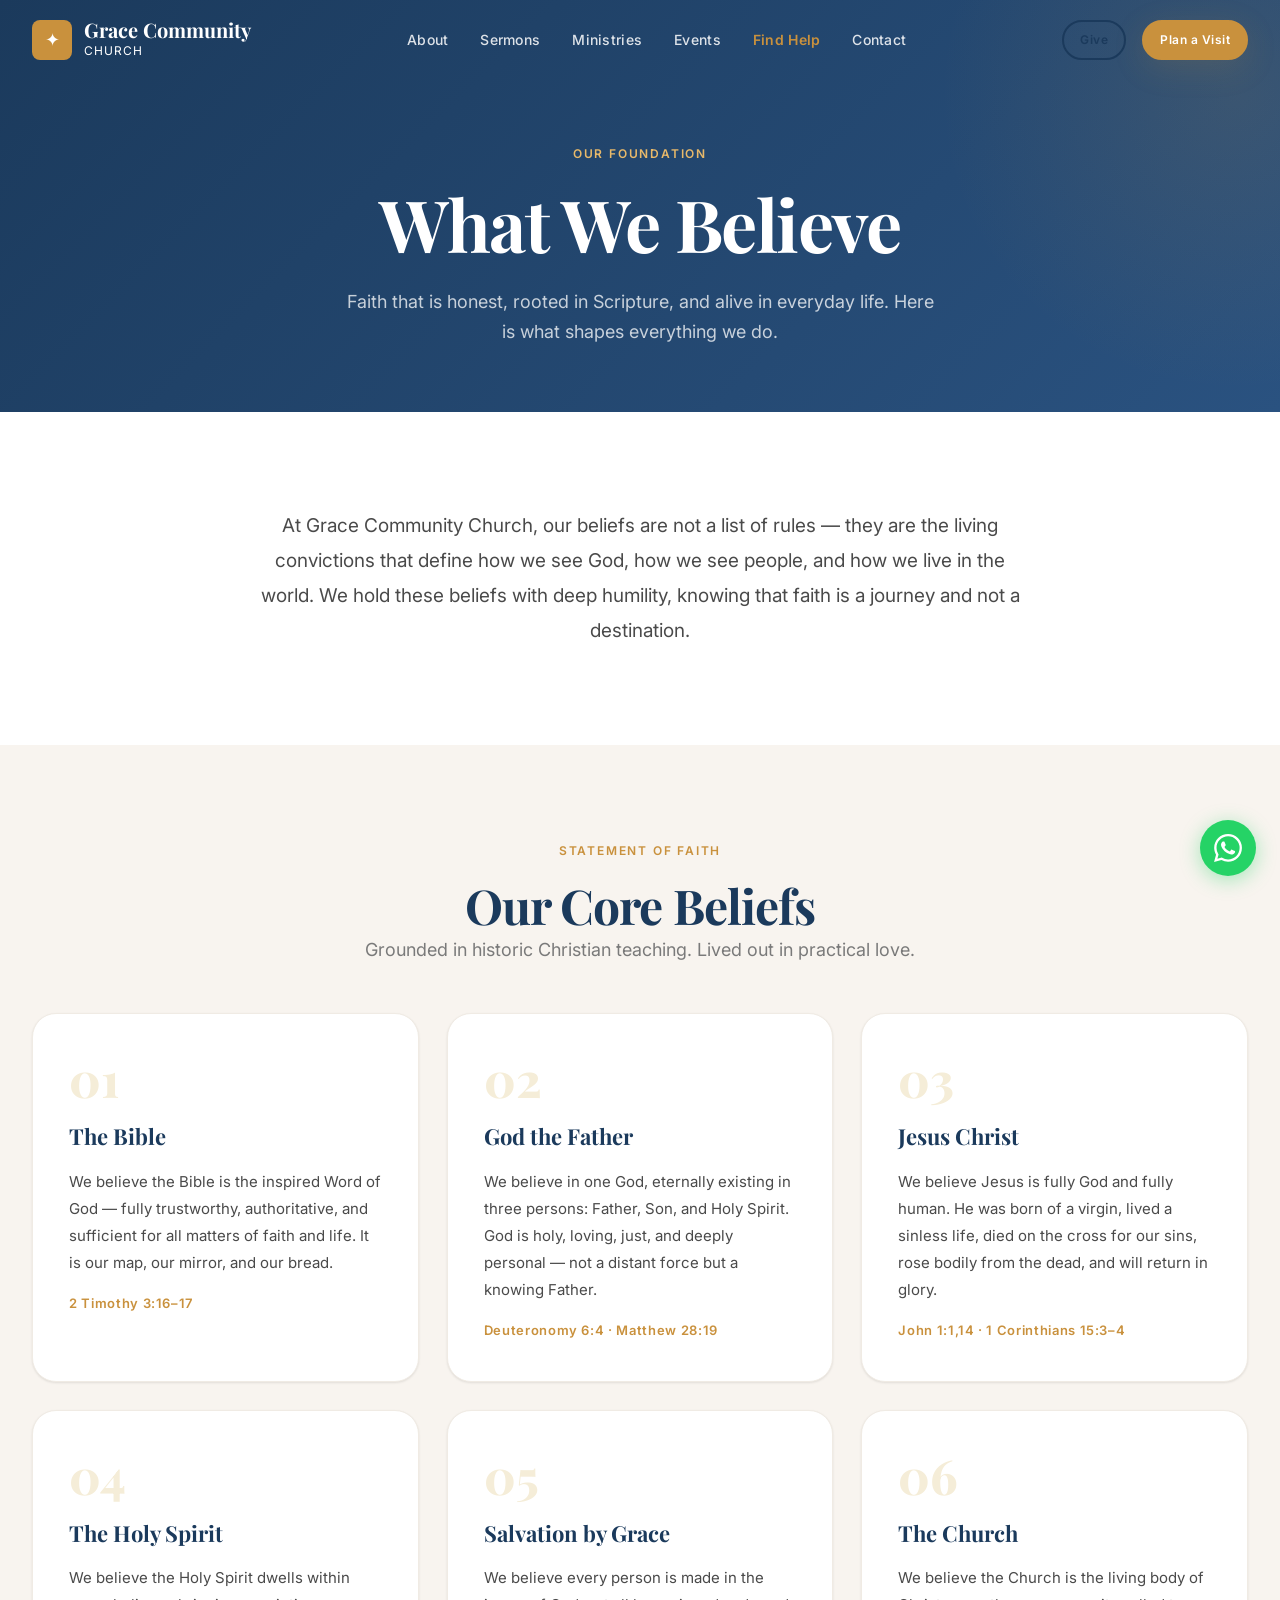
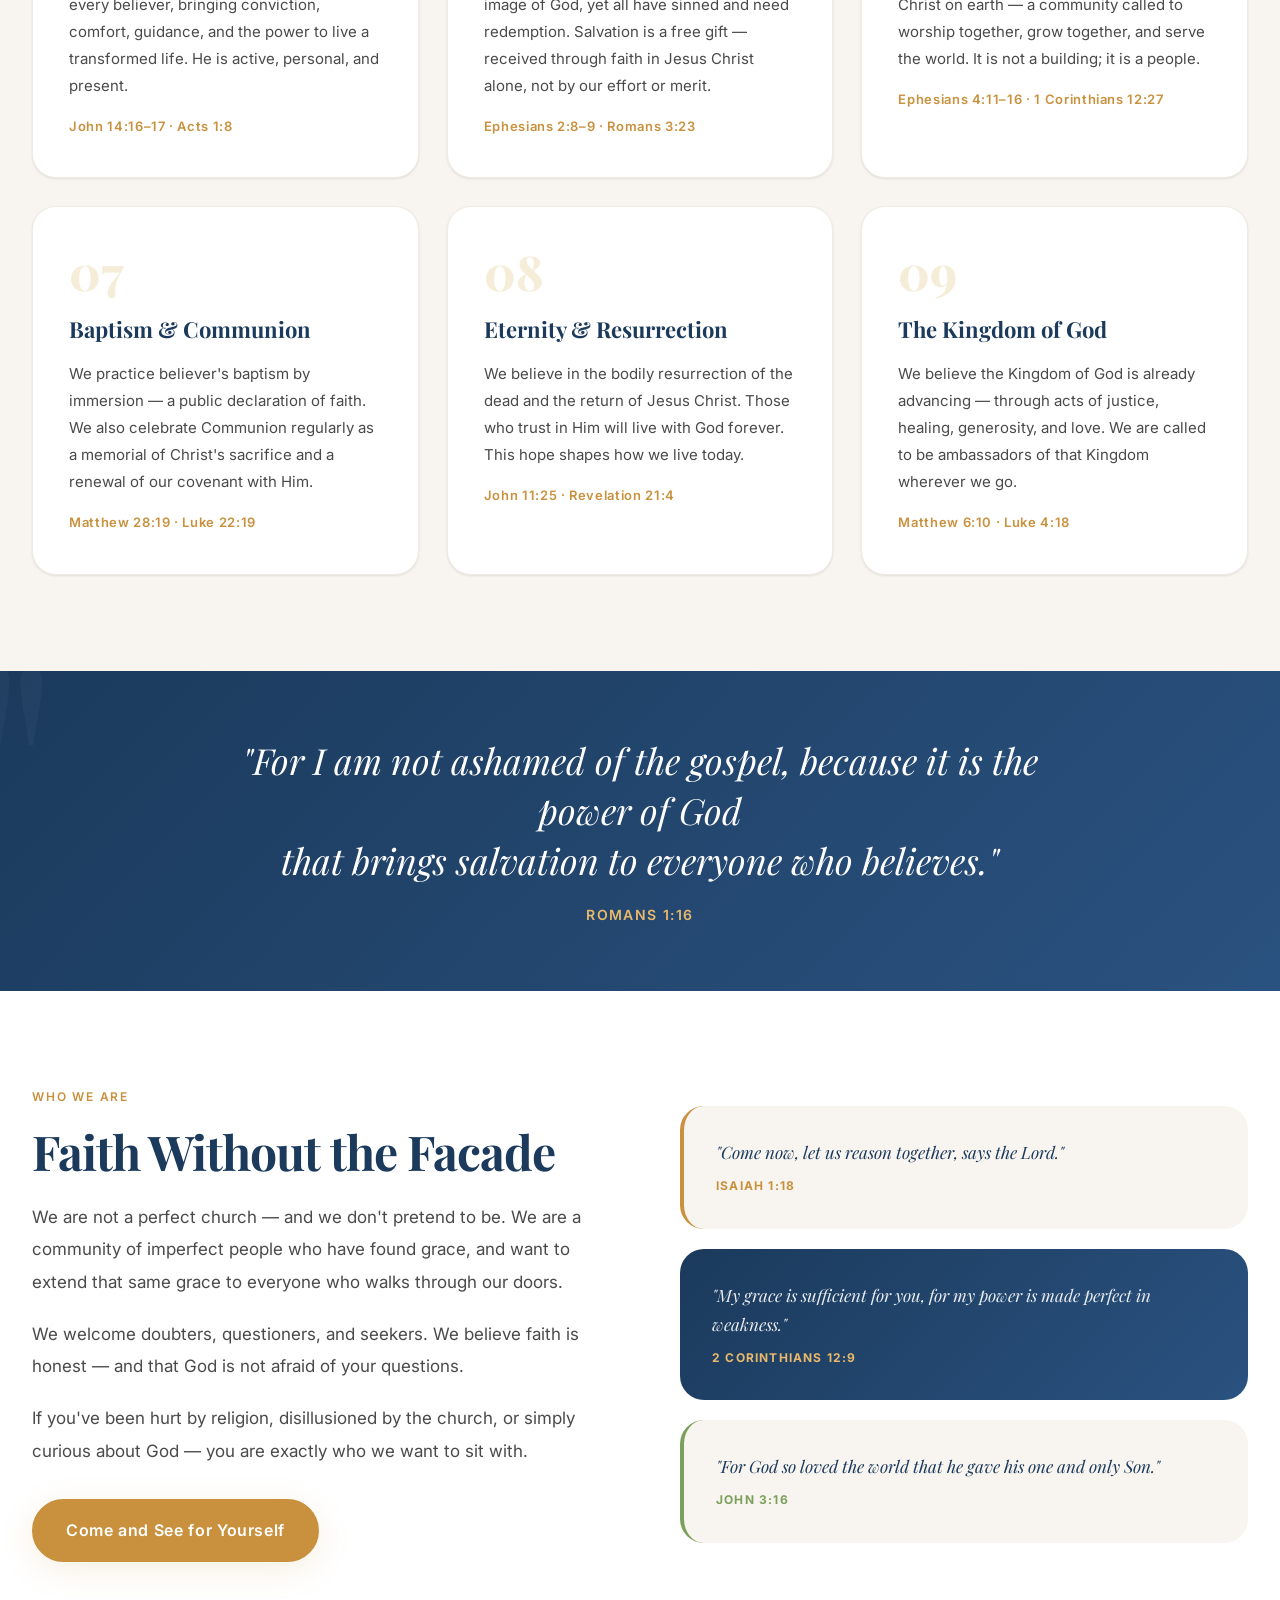
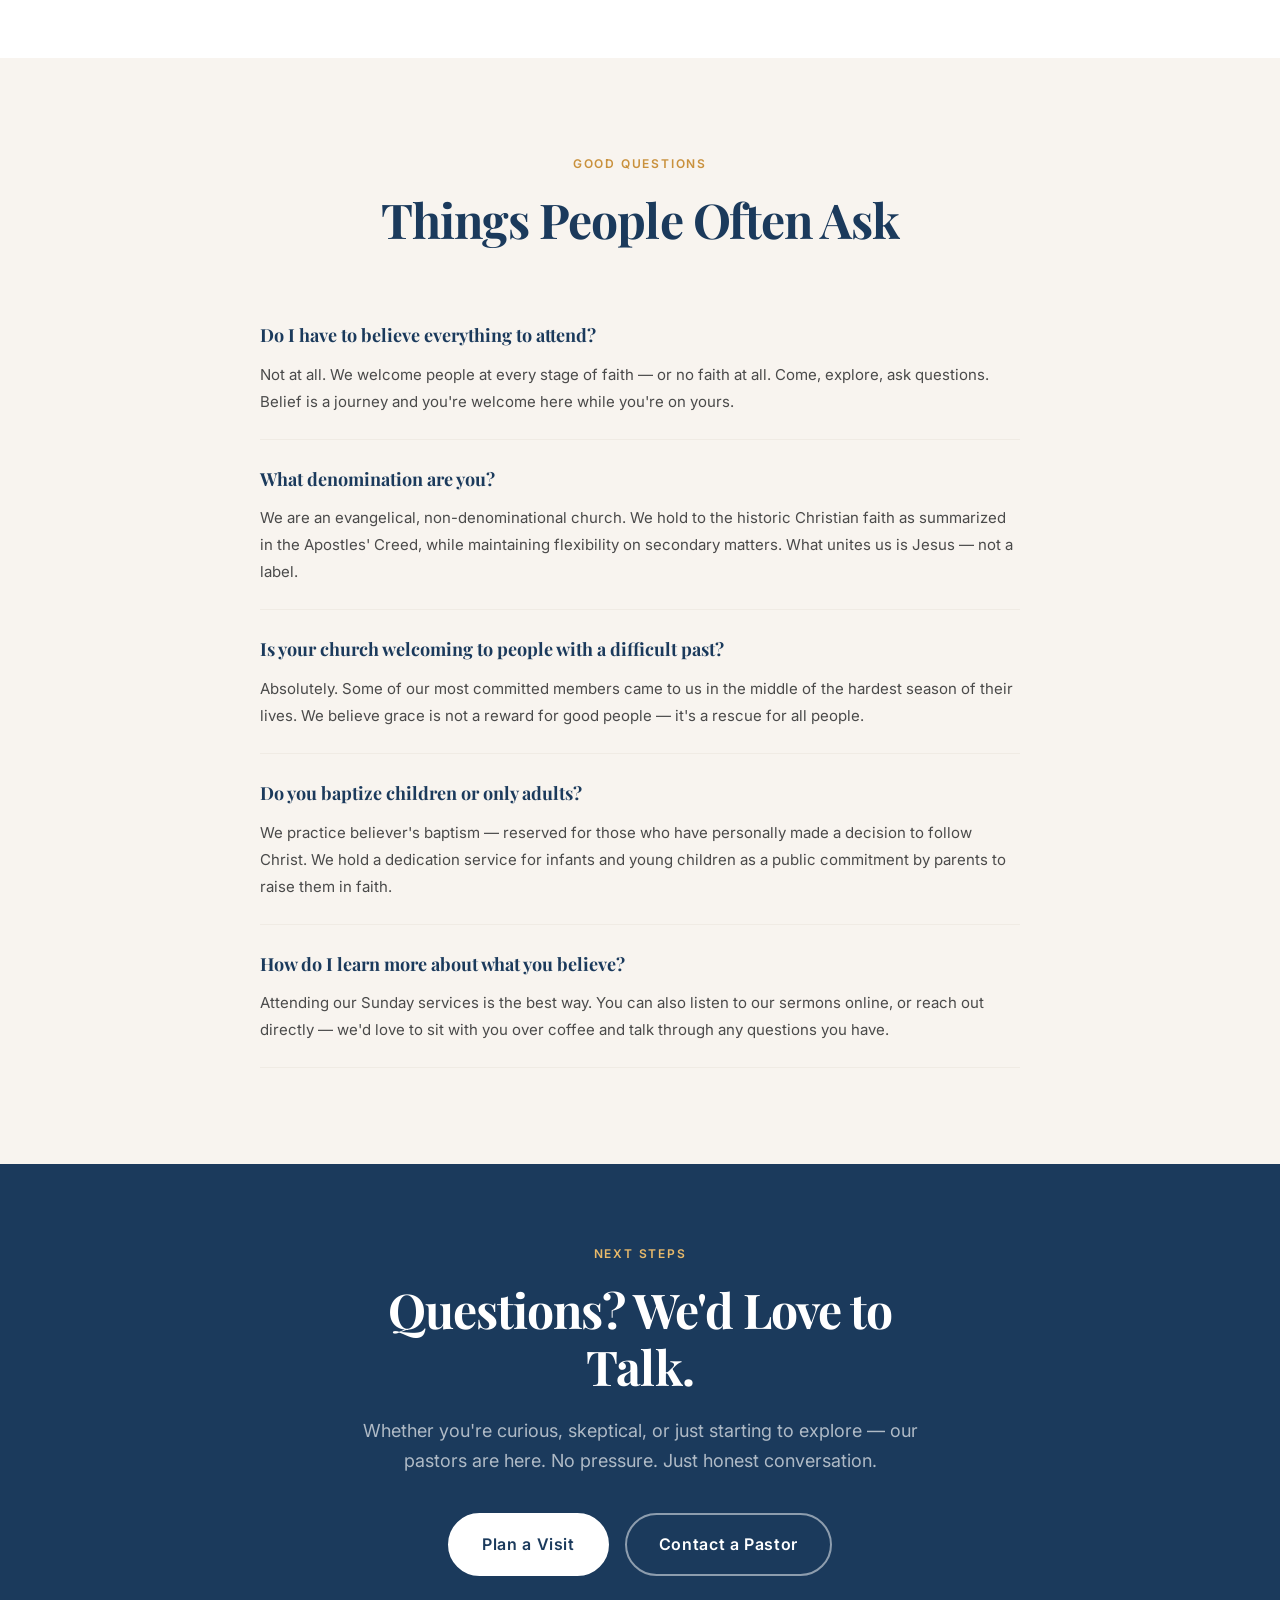
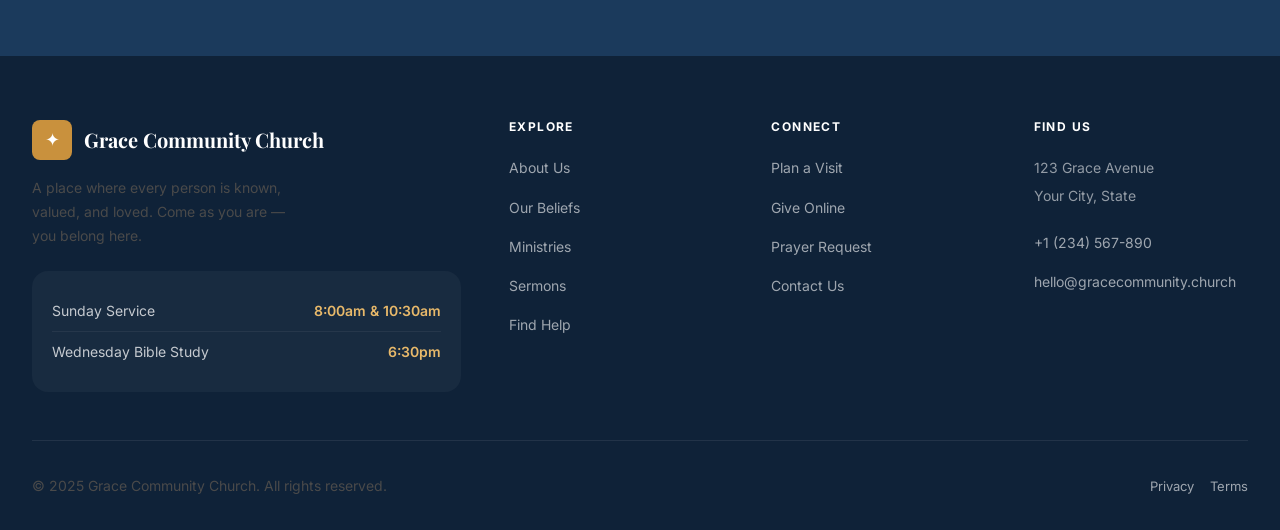
<file: Master Template/beliefs.html>
<!DOCTYPE html>
<html lang="en">
<head>
  <meta charset="UTF-8" />
  <meta name="viewport" content="width=device-width, initial-scale=1.0" />
  <meta name="description" content="What we believe at Grace Community Church — our core doctrines, values, and statement of faith." />
  <title>Our Beliefs — Grace Community Church</title>
  <link rel="preconnect" href="https://fonts.googleapis.com" />
  <link rel="preconnect" href="https://fonts.gstatic.com" crossorigin />
  <link href="https://fonts.googleapis.com/css2?family=Playfair+Display:ital,wght@0,700;0,800;1,700&family=Inter:wght@400;500;600&display=swap" rel="stylesheet" />
  <link rel="stylesheet" href="css/style.css" />
  <style>
    .belief-card {
      background: white;
      border-radius: var(--radius-xl);
      padding: 40px 36px;
      border: 1px solid var(--color-border-light);
      box-shadow: var(--shadow-sm);
      transition: box-shadow var(--transition-base), transform var(--transition-base);
    }
    .belief-card:hover {
      box-shadow: var(--shadow-md);
      transform: translateY(-3px);
    }
    .belief-card__num {
      font-family: var(--font-heading);
      font-size: 48px;
      font-weight: 800;
      color: var(--color-accent-subtle);
      line-height: 1;
      margin-bottom: 16px;
      display: block;
    }
    .belief-card__title {
      font-family: var(--font-heading);
      font-size: 22px;
      font-weight: 700;
      color: var(--color-primary);
      margin-bottom: 12px;
    }
    .belief-card__text {
      font-size: 15px;
      color: var(--color-text-soft);
      line-height: 1.8;
    }
    .belief-card__verse {
      margin-top: 16px;
      font-size: 13px;
      font-weight: 600;
      letter-spacing: 0.05em;
      color: var(--color-accent);
    }
    .faq-item {
      border-bottom: 1px solid var(--color-border-light);
      padding: 24px 0;
    }
    .faq-item__question {
      font-family: var(--font-heading);
      font-size: 18px;
      font-weight: 700;
      color: var(--color-primary);
      margin-bottom: 10px;
      cursor: pointer;
      display: flex;
      justify-content: space-between;
      align-items: center;
      gap: 16px;
    }
    .faq-item__answer {
      font-size: 15px;
      color: var(--color-text-soft);
      line-height: 1.8;
    }
  </style>
</head>
<body>

  <!-- Navigation -->
  <nav class="nav" id="main-nav" style="background:transparent; position:fixed;" data-transparent="true">
    <div class="nav__inner">
      <a href="index.html" class="nav__logo">
        <div class="nav__logo-mark">✦</div>
        <div>
          <div class="nav__logo-text">Grace Community</div>
          <div class="nav__logo-sub">Church</div>
        </div>
      </a>
      <ul class="nav__links">
        <li><a href="about.html" class="nav__link">About</a></li>
        <li><a href="sermons.html" class="nav__link">Sermons</a></li>
        <li><a href="ministries.html" class="nav__link">Ministries</a></li>
        <li><a href="events.html" class="nav__link">Events</a></li>
        <li><a href="find-help.html" class="nav__link nav__link--find-help">Find Help</a></li>
        <li><a href="contact.html" class="nav__link">Contact</a></li>
      </ul>
      <div class="nav__actions">
        <a href="give.html" class="btn btn--secondary btn--sm">Give</a>
        <a href="plan-visit.html" class="btn btn--primary btn--sm">Plan a Visit</a>
        <button class="nav__menu-btn" id="menu-btn"><span></span><span></span><span></span></button>
      </div>
    </div>
  </nav>
  <div class="mobile-nav" id="mobile-nav">
    <button class="mobile-nav__close" id="mobile-nav-close">✕</button>
    <ul class="mobile-nav__links">
      <li><a href="index.html" class="mobile-nav__link">Home</a></li>
      <li><a href="about.html" class="mobile-nav__link">About</a></li>
      <li><a href="beliefs.html" class="mobile-nav__link">Our Beliefs</a></li>
      <li><a href="ministries.html" class="mobile-nav__link">Ministries</a></li>
      <li><a href="sermons.html" class="mobile-nav__link">Sermons</a></li>
      <li><a href="find-help.html" class="mobile-nav__link mobile-nav__link--find-help">Find Help</a></li>
      <li><a href="plan-visit.html" class="mobile-nav__link">Plan a Visit</a></li>
      <li><a href="give.html" class="mobile-nav__link">Give</a></li>
      <li><a href="contact.html" class="mobile-nav__link">Contact</a></li>
    </ul>
  </div>

  <main>

    <!-- Page Hero -->
    <div class="page-hero">
      <span class="page-hero__label">Our Foundation</span>
      <h1 class="page-hero__title">What We Believe</h1>
      <p class="page-hero__subtitle">
        Faith that is honest, rooted in Scripture, and alive in everyday life.
        Here is what shapes everything we do.
      </p>
    </div>

    <!-- Intro paragraph -->
    <section class="section">
      <div class="container">
        <div style="max-width:760px; margin:0 auto; text-align:center;" class="reveal">
          <p style="font-size:19px; line-height:1.85; color:var(--color-text-soft);">
            At Grace Community Church, our beliefs are not a list of rules — they are the living convictions
            that define how we see God, how we see people, and how we live in the world. We hold these
            beliefs with deep humility, knowing that faith is a journey and not a destination.
          </p>
        </div>
      </div>
    </section>

    <!-- Core Beliefs Grid -->
    <section class="section section--warm">
      <div class="container">
        <div class="section-header section-header--center reveal">
          <span class="section-header__label">Statement of Faith</span>
          <h2>Our Core Beliefs</h2>
          <p class="section-header__desc">Grounded in historic Christian teaching. Lived out in practical love.</p>
        </div>

        <div class="grid grid-3 reveal" style="gap:28px;">

          <div class="belief-card">
            <span class="belief-card__num">01</span>
            <div class="belief-card__title">The Bible</div>
            <p class="belief-card__text">
              We believe the Bible is the inspired Word of God — fully trustworthy, authoritative,
              and sufficient for all matters of faith and life. It is our map, our mirror, and our bread.
            </p>
            <div class="belief-card__verse">2 Timothy 3:16–17</div>
          </div>

          <div class="belief-card">
            <span class="belief-card__num">02</span>
            <div class="belief-card__title">God the Father</div>
            <p class="belief-card__text">
              We believe in one God, eternally existing in three persons: Father, Son, and Holy Spirit.
              God is holy, loving, just, and deeply personal — not a distant force but a knowing Father.
            </p>
            <div class="belief-card__verse">Deuteronomy 6:4 · Matthew 28:19</div>
          </div>

          <div class="belief-card">
            <span class="belief-card__num">03</span>
            <div class="belief-card__title">Jesus Christ</div>
            <p class="belief-card__text">
              We believe Jesus is fully God and fully human. He was born of a virgin, lived a sinless life,
              died on the cross for our sins, rose bodily from the dead, and will return in glory.
            </p>
            <div class="belief-card__verse">John 1:1,14 · 1 Corinthians 15:3–4</div>
          </div>

          <div class="belief-card">
            <span class="belief-card__num">04</span>
            <div class="belief-card__title">The Holy Spirit</div>
            <p class="belief-card__text">
              We believe the Holy Spirit dwells within every believer, bringing conviction, comfort,
              guidance, and the power to live a transformed life. He is active, personal, and present.
            </p>
            <div class="belief-card__verse">John 14:16–17 · Acts 1:8</div>
          </div>

          <div class="belief-card">
            <span class="belief-card__num">05</span>
            <div class="belief-card__title">Salvation by Grace</div>
            <p class="belief-card__text">
              We believe every person is made in the image of God, yet all have sinned and need
              redemption. Salvation is a free gift — received through faith in Jesus Christ alone,
              not by our effort or merit.
            </p>
            <div class="belief-card__verse">Ephesians 2:8–9 · Romans 3:23</div>
          </div>

          <div class="belief-card">
            <span class="belief-card__num">06</span>
            <div class="belief-card__title">The Church</div>
            <p class="belief-card__text">
              We believe the Church is the living body of Christ on earth — a community called to
              worship together, grow together, and serve the world. It is not a building; it is a people.
            </p>
            <div class="belief-card__verse">Ephesians 4:11–16 · 1 Corinthians 12:27</div>
          </div>

          <div class="belief-card">
            <span class="belief-card__num">07</span>
            <div class="belief-card__title">Baptism &amp; Communion</div>
            <p class="belief-card__text">
              We practice believer's baptism by immersion — a public declaration of faith. We also
              celebrate Communion regularly as a memorial of Christ's sacrifice and a renewal of our
              covenant with Him.
            </p>
            <div class="belief-card__verse">Matthew 28:19 · Luke 22:19</div>
          </div>

          <div class="belief-card">
            <span class="belief-card__num">08</span>
            <div class="belief-card__title">Eternity &amp; Resurrection</div>
            <p class="belief-card__text">
              We believe in the bodily resurrection of the dead and the return of Jesus Christ.
              Those who trust in Him will live with God forever. This hope shapes how we live today.
            </p>
            <div class="belief-card__verse">John 11:25 · Revelation 21:4</div>
          </div>

          <div class="belief-card">
            <span class="belief-card__num">09</span>
            <div class="belief-card__title">The Kingdom of God</div>
            <p class="belief-card__text">
              We believe the Kingdom of God is already advancing — through acts of justice, healing,
              generosity, and love. We are called to be ambassadors of that Kingdom wherever we go.
            </p>
            <div class="belief-card__verse">Matthew 6:10 · Luke 4:18</div>
          </div>

        </div>
      </div>
    </section>

    <!-- Scripture Banner -->
    <div class="scripture-banner">
      <p class="scripture-banner__text">
        "For I am not ashamed of the gospel, because it is the power of God<br>
        that brings salvation to everyone who believes."
      </p>
      <p class="scripture-banner__ref">Romans 1:16</p>
    </div>

    <!-- What We Are Not -->
    <section class="section">
      <div class="container">
        <div style="display:grid; grid-template-columns:1fr 1fr; gap:80px; align-items:center;">
          <div class="reveal">
            <span class="section-header__label">Who We Are</span>
            <h2 style="margin-bottom:20px;">Faith Without the Facade</h2>
            <p style="font-size:17px; line-height:1.9; color:var(--color-text-soft); margin-bottom:20px;">
              We are not a perfect church — and we don't pretend to be. We are a community of
              imperfect people who have found grace, and want to extend that same grace to everyone who walks through our doors.
            </p>
            <p style="font-size:17px; line-height:1.9; color:var(--color-text-soft); margin-bottom:20px;">
              We welcome doubters, questioners, and seekers. We believe faith is honest — and that
              God is not afraid of your questions.
            </p>
            <p style="font-size:17px; line-height:1.9; color:var(--color-text-soft); margin-bottom:32px;">
              If you've been hurt by religion, disillusioned by the church, or simply curious about
              God — you are exactly who we want to sit with.
            </p>
            <a href="plan-visit.html" class="btn btn--primary btn--lg">Come and See for Yourself</a>
          </div>
          <div class="reveal" style="display:flex; flex-direction:column; gap:20px;">
            <div style="background:var(--color-warm); border-radius:var(--radius-xl); padding:32px; border-left:4px solid var(--color-accent);">
              <p style="font-family:'Playfair Display',serif; font-style:italic; font-size:17px; color:var(--color-primary); line-height:1.7; margin-bottom:8px;">
                "Come now, let us reason together, says the Lord."
              </p>
              <p style="font-size:12px; font-weight:700; letter-spacing:0.1em; text-transform:uppercase; color:var(--color-accent);">Isaiah 1:18</p>
            </div>
            <div style="background:linear-gradient(135deg, #1B3A5C, #2A5280); border-radius:var(--radius-xl); padding:32px;">
              <p style="font-family:'Playfair Display',serif; font-style:italic; font-size:17px; color:rgba(255,255,255,0.9); line-height:1.7; margin-bottom:8px;">
                "My grace is sufficient for you, for my power is made perfect in weakness."
              </p>
              <p style="font-size:12px; font-weight:700; letter-spacing:0.1em; text-transform:uppercase; color:var(--color-accent-light);">2 Corinthians 12:9</p>
            </div>
            <div style="background:var(--color-warm); border-radius:var(--radius-xl); padding:32px; border-left:4px solid var(--color-hope);">
              <p style="font-family:'Playfair Display',serif; font-style:italic; font-size:17px; color:var(--color-primary); line-height:1.7; margin-bottom:8px;">
                "For God so loved the world that he gave his one and only Son."
              </p>
              <p style="font-size:12px; font-weight:700; letter-spacing:0.1em; text-transform:uppercase; color:var(--color-hope);">John 3:16</p>
            </div>
          </div>
        </div>
      </div>
    </section>

    <!-- Common Questions -->
    <section class="section section--warm">
      <div class="container">
        <div class="section-header section-header--center reveal">
          <span class="section-header__label">Good Questions</span>
          <h2>Things People Often Ask</h2>
        </div>
        <div style="max-width:760px; margin:0 auto;" class="reveal">

          <div class="faq-item">
            <div class="faq-item__question">Do I have to believe everything to attend?</div>
            <p class="faq-item__answer">Not at all. We welcome people at every stage of faith — or no faith at all. Come, explore, ask questions. Belief is a journey and you're welcome here while you're on yours.</p>
          </div>

          <div class="faq-item">
            <div class="faq-item__question">What denomination are you?</div>
            <p class="faq-item__answer">We are an evangelical, non-denominational church. We hold to the historic Christian faith as summarized in the Apostles' Creed, while maintaining flexibility on secondary matters. What unites us is Jesus — not a label.</p>
          </div>

          <div class="faq-item">
            <div class="faq-item__question">Is your church welcoming to people with a difficult past?</div>
            <p class="faq-item__answer">Absolutely. Some of our most committed members came to us in the middle of the hardest season of their lives. We believe grace is not a reward for good people — it's a rescue for all people.</p>
          </div>

          <div class="faq-item">
            <div class="faq-item__question">Do you baptize children or only adults?</div>
            <p class="faq-item__answer">We practice believer's baptism — reserved for those who have personally made a decision to follow Christ. We hold a dedication service for infants and young children as a public commitment by parents to raise them in faith.</p>
          </div>

          <div class="faq-item">
            <div class="faq-item__question">How do I learn more about what you believe?</div>
            <p class="faq-item__answer">Attending our Sunday services is the best way. You can also listen to our sermons online, or reach out directly — we'd love to sit with you over coffee and talk through any questions you have.</p>
          </div>

        </div>
      </div>
    </section>

    <!-- CTA -->
    <section class="section" style="background:var(--color-primary); padding:80px 0; text-align:center;">
      <div class="container reveal">
        <div style="max-width:560px; margin:0 auto;">
          <span class="section-header__label" style="color:var(--color-accent-light);">Next Steps</span>
          <h2 style="color:white; margin-bottom:20px;">Questions? We'd Love to Talk.</h2>
          <p style="color:rgba(255,255,255,0.65); font-size:18px; line-height:1.7; margin-bottom:36px;">
            Whether you're curious, skeptical, or just starting to explore — our pastors are here.
            No pressure. Just honest conversation.
          </p>
          <div style="display:flex; gap:16px; justify-content:center; flex-wrap:wrap;">
            <a href="plan-visit.html" class="btn btn--white btn--lg">Plan a Visit</a>
            <a href="contact.html" class="btn btn--ghost btn--lg">Contact a Pastor</a>
          </div>
        </div>
      </div>
    </section>

  </main>

  <!-- Footer -->
  <footer class="footer">
    <div class="container">
      <div class="footer__grid">
        <div class="footer__brand">
          <a href="index.html" class="footer__logo"><div class="footer__logo-mark">✦</div><span class="footer__logo-name">Grace Community Church</span></a>
          <p class="footer__tagline">A place where every person is known, valued, and loved. Come as you are — you belong here.</p>
          <div class="footer__service-times">
            <div class="footer__service-time"><span>Sunday Service</span><span>8:00am &amp; 10:30am</span></div>
            <div class="footer__service-time"><span>Wednesday Bible Study</span><span>6:30pm</span></div>
          </div>
        </div>
        <div><h4 class="footer__col-title">Explore</h4><ul class="footer__links"><li><a href="about.html" class="footer__link">About Us</a></li><li><a href="beliefs.html" class="footer__link">Our Beliefs</a></li><li><a href="ministries.html" class="footer__link">Ministries</a></li><li><a href="sermons.html" class="footer__link">Sermons</a></li><li><a href="find-help.html" class="footer__link">Find Help</a></li></ul></div>
        <div><h4 class="footer__col-title">Connect</h4><ul class="footer__links"><li><a href="plan-visit.html" class="footer__link">Plan a Visit</a></li><li><a href="give.html" class="footer__link">Give Online</a></li><li><a href="contact.html#prayer" class="footer__link">Prayer Request</a></li><li><a href="contact.html" class="footer__link">Contact Us</a></li></ul></div>
        <div><h4 class="footer__col-title">Find Us</h4><ul class="footer__links"><li><span class="footer__link" style="cursor:default;color:rgba(255,255,255,0.55);">123 Grace Avenue<br>Your City, State</span></li><li style="margin-top:8px;"><a href="tel:+1234567890" class="footer__link">+1 (234) 567-890</a></li><li><a href="mailto:hello@gracecommunity.church" class="footer__link">hello@gracecommunity.church</a></li></ul></div>
      </div>
      <div class="footer__bottom"><p>© 2025 Grace Community Church. All rights reserved.</p><div style="display:flex;gap:16px;"><a href="#" class="footer__link" style="font-size:13px;">Privacy</a><a href="#" class="footer__link" style="font-size:13px;">Terms</a></div></div>
    </div>
  </footer>

  <a href="https://wa.me/[CHURCH_WHATSAPP_NUMBER]" class="whatsapp-float" target="_blank" rel="noopener" aria-label="Chat on WhatsApp">
    <svg viewBox="0 0 24 24" xmlns="http://www.w3.org/2000/svg"><path d="M17.472 14.382c-.297-.149-1.758-.867-2.03-.967-.273-.099-.471-.148-.67.15-.197.297-.767.966-.94 1.164-.173.199-.347.223-.644.075-.297-.15-1.255-.463-2.39-1.475-.883-.788-1.48-1.761-1.653-2.059-.173-.297-.018-.458.13-.606.134-.133.298-.347.446-.52.149-.174.198-.298.298-.497.099-.198.05-.371-.025-.52-.075-.149-.669-1.612-.916-2.207-.242-.579-.487-.5-.669-.51-.173-.008-.371-.01-.57-.01-.198 0-.52.074-.792.372-.272.297-1.04 1.016-1.04 2.479 0 1.462 1.065 2.875 1.213 3.074.149.198 2.096 3.2 5.077 4.487.709.306 1.262.489 1.694.625.712.227 1.36.195 1.871.118.571-.085 1.758-.719 2.006-1.413.248-.694.248-1.289.173-1.413-.074-.124-.272-.198-.57-.347m-5.421 7.403h-.004a9.87 9.87 0 01-5.031-1.378l-.361-.214-3.741.982.998-3.648-.235-.374a9.86 9.86 0 01-1.51-5.26c.001-5.45 4.436-9.884 9.888-9.884 2.64 0 5.122 1.03 6.988 2.898a9.825 9.825 0 012.893 6.994c-.003 5.45-4.437 9.884-9.885 9.884m8.413-18.297A11.815 11.815 0 0012.05 0C5.495 0 .16 5.335.157 11.892c0 2.096.547 4.142 1.588 5.945L.057 24l6.305-1.654a11.882 11.882 0 005.683 1.448h.005c6.554 0 11.89-5.335 11.893-11.893a11.821 11.821 0 00-3.48-8.413z" fill="white"/></svg>
  </a>

  <script src="js/main.js"></script>
</body>
</html>
</file>
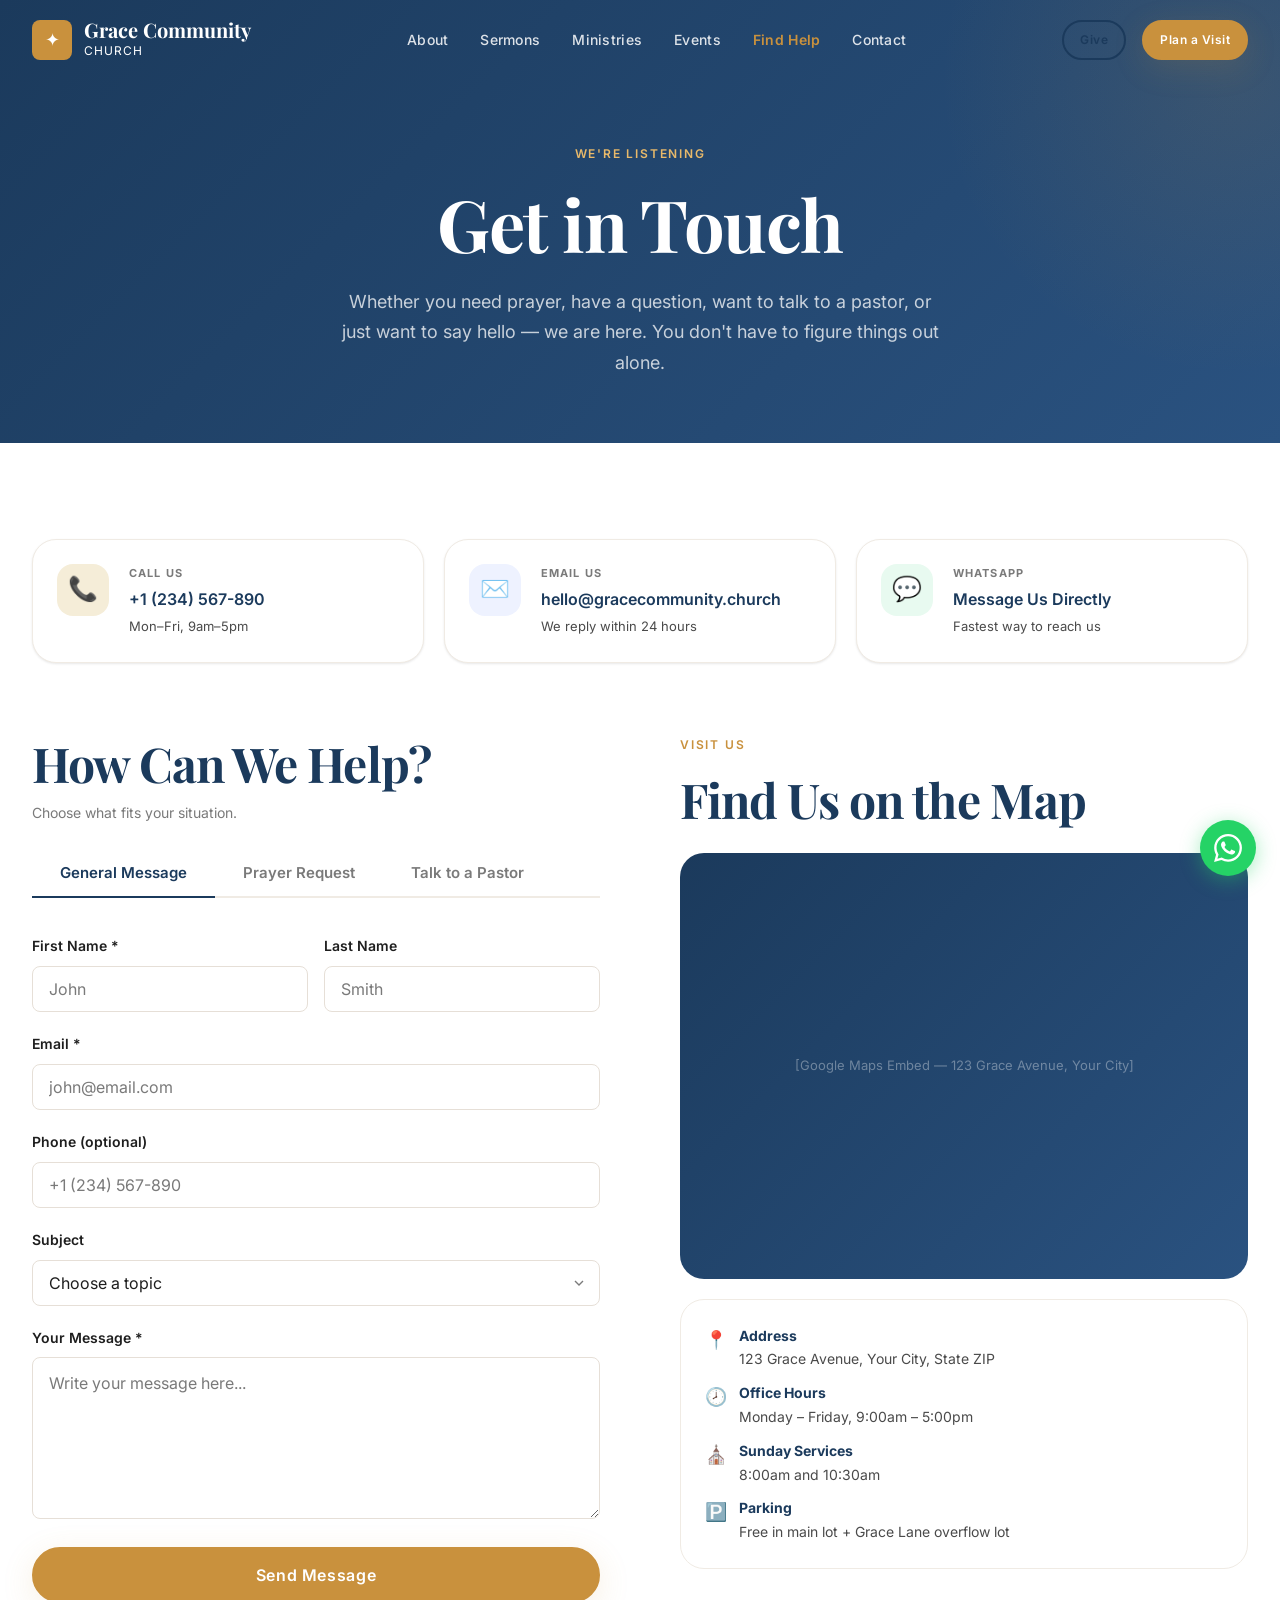
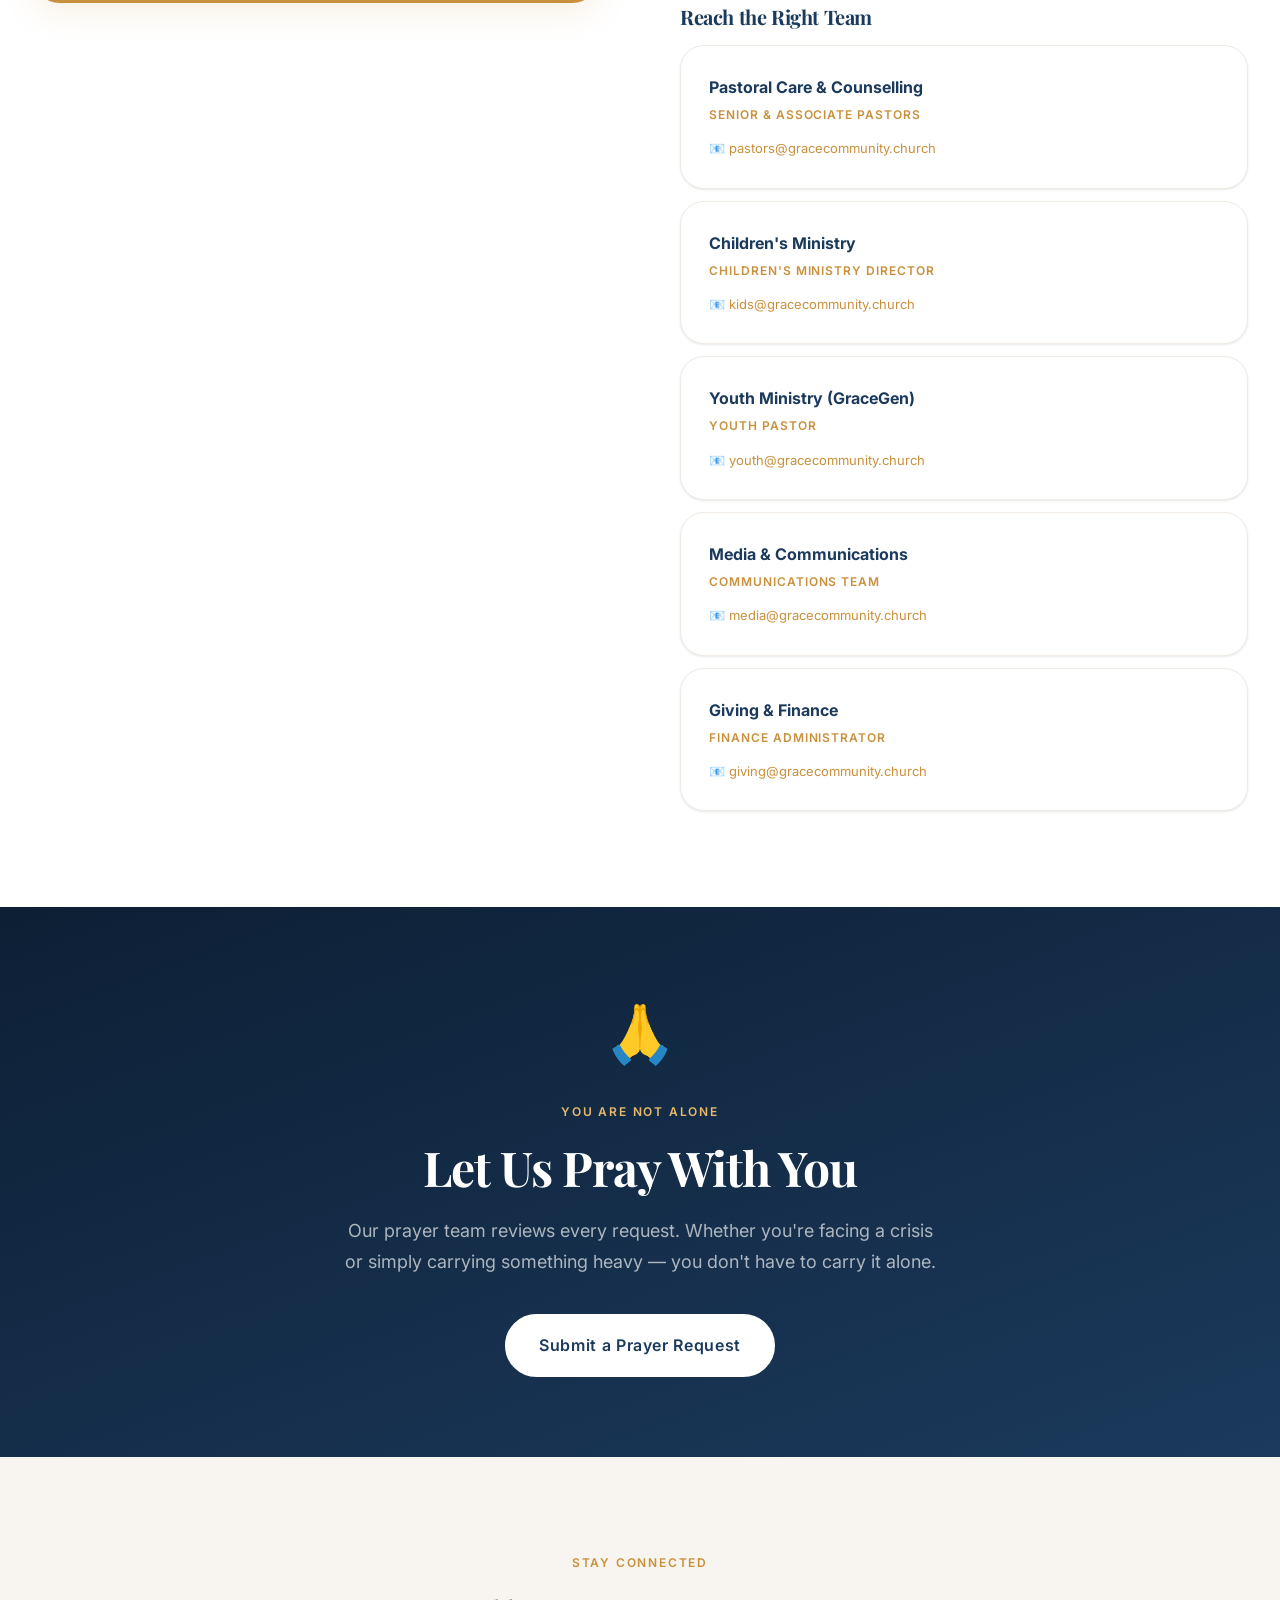
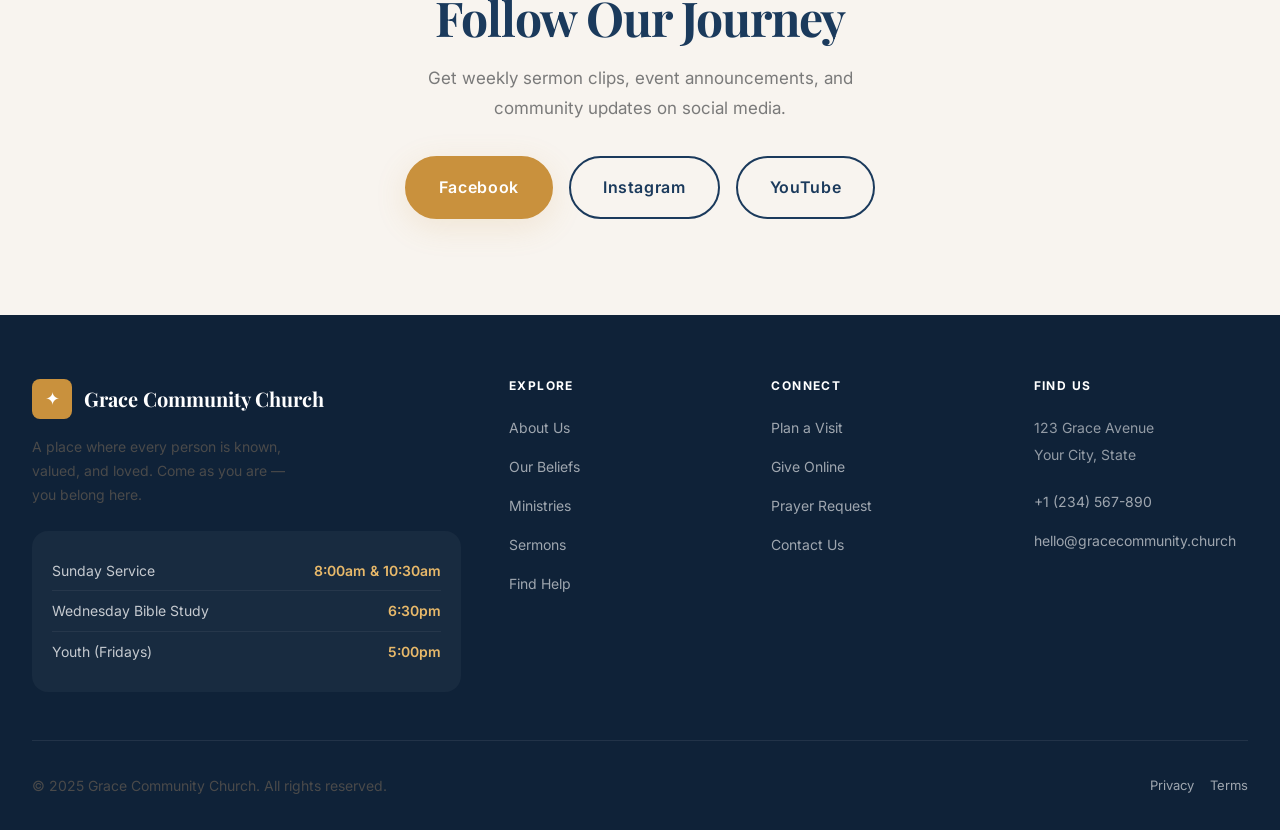
<file: Master Template/contact.html>
<!DOCTYPE html>
<html lang="en">
<head>
  <meta charset="UTF-8" />
  <meta name="viewport" content="width=device-width, initial-scale=1.0" />
  <meta name="description" content="Contact Grace Community Church — send us a message, submit a prayer request, or reach our pastoral team." />
  <title>Contact Us — Grace Community Church</title>
  <link rel="preconnect" href="https://fonts.googleapis.com" />
  <link rel="preconnect" href="https://fonts.gstatic.com" crossorigin />
  <link href="https://fonts.googleapis.com/css2?family=Playfair+Display:ital,wght@0,700;0,800;1,700&family=Inter:wght@400;500;600&display=swap" rel="stylesheet" />
  <link rel="stylesheet" href="css/style.css" />
  <style>
    .contact-tabs {
      display: flex;
      gap: 0;
      border-bottom: 2px solid var(--color-border-light);
      margin-bottom: 36px;
    }
    .contact-tab {
      padding: 14px 28px;
      font-size: 15px;
      font-weight: 600;
      color: var(--color-muted);
      cursor: pointer;
      border: none;
      background: none;
      border-bottom: 2px solid transparent;
      margin-bottom: -2px;
      font-family: var(--font-body);
      transition: all var(--transition-fast);
    }
    .contact-tab--active {
      color: var(--color-primary);
      border-bottom-color: var(--color-primary);
    }
    .contact-panel { display: none; }
    .contact-panel--active { display: block; }
    .contact-info-card {
      display: flex;
      gap: 20px;
      align-items: flex-start;
      padding: 24px;
      background: white;
      border-radius: var(--radius-xl);
      border: 1px solid var(--color-border-light);
      box-shadow: var(--shadow-sm);
      transition: box-shadow var(--transition-fast);
    }
    .contact-info-card:hover { box-shadow: var(--shadow-md); }
    .contact-info-card__icon {
      width: 52px;
      height: 52px;
      border-radius: var(--radius-lg);
      display: flex;
      align-items: center;
      justify-content: center;
      font-size: 24px;
      flex-shrink: 0;
    }
    .contact-info-card__label {
      font-size: 11px;
      font-weight: 700;
      letter-spacing: 0.1em;
      text-transform: uppercase;
      color: var(--color-muted);
      margin-bottom: 4px;
    }
    .contact-info-card__value {
      font-weight: 600;
      font-size: 16px;
      color: var(--color-primary);
      margin-bottom: 2px;
    }
    .contact-info-card__sub {
      font-size: 13px;
      color: var(--color-text-soft);
    }
    .prayer-category-select {
      display: grid;
      grid-template-columns: repeat(2, 1fr);
      gap: 10px;
      margin-bottom: 4px;
    }
    .prayer-cat {
      padding: 12px 16px;
      border: 1.5px solid var(--color-border);
      background: white;
      border-radius: var(--radius-lg);
      font-size: 13px;
      font-weight: 600;
      color: var(--color-text-soft);
      cursor: pointer;
      transition: all var(--transition-fast);
      font-family: var(--font-body);
      text-align: left;
      display: flex;
      align-items: center;
      gap: 8px;
    }
    .prayer-cat--active, .prayer-cat:hover {
      background: var(--color-primary);
      border-color: var(--color-primary);
      color: white;
    }
    .dept-card {
      background: white;
      border-radius: var(--radius-xl);
      padding: 28px;
      border: 1px solid var(--color-border-light);
      box-shadow: var(--shadow-sm);
    }
    .dept-card__title {
      font-weight: 700;
      font-size: 16px;
      color: var(--color-primary);
      margin-bottom: 4px;
    }
    .dept-card__role {
      font-size: 12px;
      font-weight: 600;
      letter-spacing: 0.08em;
      text-transform: uppercase;
      color: var(--color-accent);
      margin-bottom: 12px;
    }
    .dept-card__email {
      font-size: 13px;
      color: var(--color-muted);
    }
    .dept-card__email a {
      color: var(--color-accent);
      text-decoration: none;
    }
    @media (max-width: 768px) {
      .prayer-category-select { grid-template-columns: 1fr 1fr; }
      .contact-tab { padding: 12px 16px; font-size: 13px; }
    }
    @media (max-width: 480px) {
      .prayer-category-select { grid-template-columns: 1fr; }
    }
  </style>
</head>
<body>

  <!-- Navigation -->
  <nav class="nav" id="main-nav" style="background:transparent; position:fixed;" data-transparent="true">
    <div class="nav__inner">
      <a href="index.html" class="nav__logo">
        <div class="nav__logo-mark">✦</div>
        <div>
          <div class="nav__logo-text">Grace Community</div>
          <div class="nav__logo-sub">Church</div>
        </div>
      </a>
      <ul class="nav__links">
        <li><a href="about.html" class="nav__link">About</a></li>
        <li><a href="sermons.html" class="nav__link">Sermons</a></li>
        <li><a href="ministries.html" class="nav__link">Ministries</a></li>
        <li><a href="events.html" class="nav__link">Events</a></li>
        <li><a href="find-help.html" class="nav__link nav__link--find-help">Find Help</a></li>
        <li><a href="contact.html" class="nav__link nav__link--active">Contact</a></li>
      </ul>
      <div class="nav__actions">
        <a href="give.html" class="btn btn--secondary btn--sm">Give</a>
        <a href="plan-visit.html" class="btn btn--primary btn--sm">Plan a Visit</a>
        <button class="nav__menu-btn" id="menu-btn"><span></span><span></span><span></span></button>
      </div>
    </div>
  </nav>
  <div class="mobile-nav" id="mobile-nav">
    <button class="mobile-nav__close" id="mobile-nav-close">✕</button>
    <ul class="mobile-nav__links">
      <li><a href="index.html" class="mobile-nav__link">Home</a></li>
      <li><a href="about.html" class="mobile-nav__link">About</a></li>
      <li><a href="ministries.html" class="mobile-nav__link">Ministries</a></li>
      <li><a href="events.html" class="mobile-nav__link">Events</a></li>
      <li><a href="find-help.html" class="mobile-nav__link mobile-nav__link--find-help">Find Help</a></li>
      <li><a href="plan-visit.html" class="mobile-nav__link">Plan a Visit</a></li>
      <li><a href="give.html" class="mobile-nav__link">Give</a></li>
      <li><a href="contact.html" class="mobile-nav__link">Contact</a></li>
    </ul>
  </div>

  <main>

    <!-- Page Hero -->
    <div class="page-hero">
      <span class="page-hero__label">We're Listening</span>
      <h1 class="page-hero__title">Get in Touch</h1>
      <p class="page-hero__subtitle">
        Whether you need prayer, have a question, want to talk to a pastor, or just
        want to say hello — we are here. You don't have to figure things out alone.
      </p>
    </div>

    <!-- Contact Info Cards -->
    <section class="section">
      <div class="container">
        <div class="grid grid-3 reveal" style="gap:20px; margin-bottom:72px;">

          <a href="tel:+1234567890" class="contact-info-card" style="text-decoration:none;">
            <div class="contact-info-card__icon" style="background:var(--color-accent-subtle);">📞</div>
            <div>
              <div class="contact-info-card__label">Call Us</div>
              <div class="contact-info-card__value">+1 (234) 567-890</div>
              <div class="contact-info-card__sub">Mon–Fri, 9am–5pm</div>
            </div>
          </a>

          <a href="mailto:hello@gracecommunity.church" class="contact-info-card" style="text-decoration:none;">
            <div class="contact-info-card__icon" style="background:#EEF2FF;">✉️</div>
            <div>
              <div class="contact-info-card__label">Email Us</div>
              <div class="contact-info-card__value">hello@gracecommunity.church</div>
              <div class="contact-info-card__sub">We reply within 24 hours</div>
            </div>
          </a>

          <a href="https://wa.me/[CHURCH_WHATSAPP_NUMBER]" class="contact-info-card" style="text-decoration:none;" target="_blank" rel="noopener">
            <div class="contact-info-card__icon" style="background:#E8FAF0;">💬</div>
            <div>
              <div class="contact-info-card__label">WhatsApp</div>
              <div class="contact-info-card__value">Message Us Directly</div>
              <div class="contact-info-card__sub">Fastest way to reach us</div>
            </div>
          </a>

        </div>

        <!-- Tabbed Forms + Location -->
        <div style="display:grid; grid-template-columns:1fr 1fr; gap:80px; align-items:start;">

          <!-- Left: Tabbed Forms -->
          <div class="reveal">
            <h2 style="margin-bottom:8px;">How Can We Help?</h2>
            <p style="font-size:14px; color:var(--color-muted); margin-bottom:24px;">Choose what fits your situation.</p>

            <!-- Tabs -->
            <div class="contact-tabs" id="contact-tabs">
              <button class="contact-tab contact-tab--active" data-tab="general">General Message</button>
              <button class="contact-tab" data-tab="prayer">Prayer Request</button>
              <button class="contact-tab" data-tab="pastoral">Talk to a Pastor</button>
            </div>

            <!-- General Message Panel -->
            <div class="contact-panel contact-panel--active" id="panel-general">
              <form id="general-form">
                <div class="form-row">
                  <div class="form-group">
                    <label class="form-label" for="g-fname">First Name *</label>
                    <input type="text" id="g-fname" class="form-input" placeholder="John" required />
                  </div>
                  <div class="form-group">
                    <label class="form-label" for="g-lname">Last Name</label>
                    <input type="text" id="g-lname" class="form-input" placeholder="Smith" />
                  </div>
                </div>
                <div class="form-group">
                  <label class="form-label" for="g-email">Email *</label>
                  <input type="email" id="g-email" class="form-input" placeholder="john@email.com" required />
                </div>
                <div class="form-group">
                  <label class="form-label" for="g-phone">Phone (optional)</label>
                  <input type="tel" id="g-phone" class="form-input" placeholder="+1 (234) 567-890" />
                </div>
                <div class="form-group">
                  <label class="form-label" for="g-subject">Subject</label>
                  <select id="g-subject" class="form-select">
                    <option value="">Choose a topic</option>
                    <option>General Inquiry</option>
                    <option>Plan a Visit</option>
                    <option>Ministries &amp; Programs</option>
                    <option>Media &amp; Communications</option>
                    <option>Giving &amp; Finance</option>
                    <option>Volunteer Opportunities</option>
                    <option>Weddings &amp; Funerals</option>
                    <option>Other</option>
                  </select>
                </div>
                <div class="form-group">
                  <label class="form-label" for="g-message">Your Message *</label>
                  <textarea id="g-message" class="form-input form-textarea" placeholder="Write your message here..." rows="5" required></textarea>
                </div>
                <button type="submit" class="btn btn--primary btn--full btn--lg">Send Message</button>
              </form>
            </div>

            <!-- Prayer Request Panel -->
            <div class="contact-panel" id="panel-prayer">
              <div style="background:linear-gradient(135deg, #0D1F35, #1B3A5C); border-radius:var(--radius-xl); padding:24px; margin-bottom:24px; text-align:center;">
                <div style="font-size:36px; margin-bottom:10px;">🙏</div>
                <p style="color:rgba(255,255,255,0.85); font-size:15px; line-height:1.7; margin:0;">
                  Your request will be received with care and confidentiality. Our prayer team
                  prays over every submission. You are not alone.
                </p>
              </div>
              <form id="prayer-form">
                <div class="form-row">
                  <div class="form-group">
                    <label class="form-label" for="pr-name">Your Name *</label>
                    <input type="text" id="pr-name" class="form-input" placeholder="First name or anonymous" required />
                  </div>
                  <div class="form-group">
                    <label class="form-label" for="pr-email">Email (optional)</label>
                    <input type="email" id="pr-email" class="form-input" placeholder="For follow-up" />
                  </div>
                </div>
                <div class="form-group">
                  <label class="form-label">What do you need prayer for?</label>
                  <div class="prayer-category-select" id="prayer-cats">
                    <button type="button" class="prayer-cat" data-cat="health">🩺 Health &amp; Healing</button>
                    <button type="button" class="prayer-cat" data-cat="family">👨‍👩‍👧 Family &amp; Marriage</button>
                    <button type="button" class="prayer-cat" data-cat="finances">💼 Finances &amp; Work</button>
                    <button type="button" class="prayer-cat" data-cat="anxiety">🌊 Anxiety &amp; Mental Health</button>
                    <button type="button" class="prayer-cat" data-cat="faith">✝️ Faith &amp; Spiritual Life</button>
                    <button type="button" class="prayer-cat" data-cat="grief">💔 Grief &amp; Loss</button>
                    <button type="button" class="prayer-cat" data-cat="relationships">🤝 Relationships</button>
                    <button type="button" class="prayer-cat" data-cat="other">🙏 Other</button>
                  </div>
                </div>
                <div class="form-group">
                  <label class="form-label" for="pr-request">Share your prayer need *</label>
                  <textarea id="pr-request" class="form-input form-textarea" placeholder="Share as much or as little as you'd like. What is on your heart?" rows="5" required></textarea>
                </div>
                <div class="form-group">
                  <label style="display:flex; align-items:center; gap:10px; cursor:pointer; font-size:14px; color:var(--color-text-soft);">
                    <input type="checkbox" id="pr-urgent" style="width:16px;height:16px;" />
                    This is urgent — please have a pastor contact me
                  </label>
                </div>
                <div class="form-group">
                  <label style="display:flex; align-items:center; gap:10px; cursor:pointer; font-size:14px; color:var(--color-text-soft);">
                    <input type="checkbox" id="pr-private" style="width:16px;height:16px;" checked />
                    Keep this request private (only pastoral team sees it)
                  </label>
                </div>
                <button type="submit" class="btn btn--primary btn--full btn--lg">Submit Prayer Request</button>
                <p style="font-size:12px; color:var(--color-muted); text-align:center; margin-top:12px;">
                  Your request is safe with us. We do not share personal prayer requests publicly.
                </p>
              </form>
            </div>

            <!-- Talk to a Pastor Panel -->
            <div class="contact-panel" id="panel-pastoral">
              <div style="background:var(--color-warm); border-radius:var(--radius-xl); padding:20px 24px; margin-bottom:24px; border-left:4px solid var(--color-accent);">
                <p style="font-size:14px; color:var(--color-text-soft); line-height:1.7; margin:0;">
                  Our pastoral team is available for personal conversations — whether you're going through
                  a crisis, processing grief, navigating relationship issues, or simply seeking counsel.
                  All conversations are confidential.
                </p>
              </div>
              <form id="pastoral-form">
                <div class="form-row">
                  <div class="form-group">
                    <label class="form-label" for="ps-name">Your Name *</label>
                    <input type="text" id="ps-name" class="form-input" placeholder="Full name" required />
                  </div>
                  <div class="form-group">
                    <label class="form-label" for="ps-phone">Phone *</label>
                    <input type="tel" id="ps-phone" class="form-input" placeholder="+1 (234) 567-890" required />
                  </div>
                </div>
                <div class="form-group">
                  <label class="form-label" for="ps-email">Email *</label>
                  <input type="email" id="ps-email" class="form-input" placeholder="your@email.com" required />
                </div>
                <div class="form-group">
                  <label class="form-label" for="ps-situation">What's going on? (briefly)</label>
                  <select id="ps-situation" class="form-select">
                    <option value="">Select a general area</option>
                    <option>Marriage &amp; Relationship Issues</option>
                    <option>Grief &amp; Bereavement</option>
                    <option>Mental Health &amp; Anxiety</option>
                    <option>Addiction &amp; Recovery</option>
                    <option>Family Crisis</option>
                    <option>Spiritual Questions &amp; Doubt</option>
                    <option>Financial Hardship</option>
                    <option>General Pastoral Care</option>
                    <option>Prefer not to say</option>
                  </select>
                </div>
                <div class="form-group">
                  <label class="form-label" for="ps-urgency">How urgent is this?</label>
                  <select id="ps-urgency" class="form-select">
                    <option>Not urgent — whenever available</option>
                    <option>Within the next few days</option>
                    <option>Urgent — please contact me today</option>
                    <option>I'm in crisis — need immediate support</option>
                  </select>
                </div>
                <div class="form-group">
                  <label class="form-label" for="ps-note">Anything else you'd like us to know?</label>
                  <textarea id="ps-note" class="form-input form-textarea" rows="4" placeholder="Share as much or as little as you're comfortable with..."></textarea>
                </div>
                <button type="submit" class="btn btn--primary btn--full btn--lg">Request a Meeting</button>
                <div style="margin-top:16px; padding:16px; background:var(--color-warm); border-radius:var(--radius-lg); display:flex; gap:12px; align-items:center;">
                  <span style="font-size:20px;">🚨</span>
                  <p style="font-size:13px; color:var(--color-text-soft); line-height:1.6; margin:0;">
                    If you or someone you know is in immediate danger, please call emergency services (911)
                    or a crisis line before submitting this form.
                  </p>
                </div>
              </form>
            </div>
          </div>

          <!-- Right: Location + Departments -->
          <div class="reveal">
            <!-- Location -->
            <span class="section-header__label">Visit Us</span>
            <h2 style="margin-bottom:24px;">Find Us on the Map</h2>

            <div style="background:linear-gradient(135deg, #1B3A5C, #2A5280); border-radius:var(--radius-xl); aspect-ratio:4/3; display:flex; align-items:center; justify-content:center; margin-bottom:20px; color:rgba(255,255,255,0.35); font-size:13px; font-family:var(--font-body);">
              <!--
                REPLACE with Google Maps embed:
                <iframe
                  src="https://www.google.com/maps/embed?pb=..."
                  width="100%" height="100%"
                  style="border:0; border-radius:var(--radius-xl);"
                  allowfullscreen loading="lazy">
                </iframe>
              -->
              [Google Maps Embed — 123 Grace Avenue, Your City]
            </div>

            <div style="display:flex; flex-direction:column; gap:10px; margin-bottom:36px; background:white; border-radius:var(--radius-xl); padding:24px; border:1px solid var(--color-border-light);">
              <div style="display:flex; gap:12px; font-size:14px; color:var(--color-text-soft); align-items:flex-start;">
                <span style="font-size:18px; margin-top:1px;">📍</span>
                <div><strong style="color:var(--color-primary);">Address</strong><br>123 Grace Avenue, Your City, State ZIP</div>
              </div>
              <div style="display:flex; gap:12px; font-size:14px; color:var(--color-text-soft); align-items:flex-start;">
                <span style="font-size:18px; margin-top:1px;">🕗</span>
                <div><strong style="color:var(--color-primary);">Office Hours</strong><br>Monday – Friday, 9:00am – 5:00pm</div>
              </div>
              <div style="display:flex; gap:12px; font-size:14px; color:var(--color-text-soft); align-items:flex-start;">
                <span style="font-size:18px; margin-top:1px;">⛪</span>
                <div><strong style="color:var(--color-primary);">Sunday Services</strong><br>8:00am and 10:30am</div>
              </div>
              <div style="display:flex; gap:12px; font-size:14px; color:var(--color-text-soft); align-items:flex-start;">
                <span style="font-size:18px; margin-top:1px;">🅿️</span>
                <div><strong style="color:var(--color-primary);">Parking</strong><br>Free in main lot + Grace Lane overflow lot</div>
              </div>
            </div>

            <!-- Department Contacts -->
            <h3 style="margin-bottom:16px; font-size:20px;">Reach the Right Team</h3>
            <div style="display:flex; flex-direction:column; gap:12px;">
              <div class="dept-card">
                <div class="dept-card__title">Pastoral Care &amp; Counselling</div>
                <div class="dept-card__role">Senior &amp; Associate Pastors</div>
                <div class="dept-card__email">📧 <a href="mailto:pastors@gracecommunity.church">pastors@gracecommunity.church</a></div>
              </div>
              <div class="dept-card">
                <div class="dept-card__title">Children's Ministry</div>
                <div class="dept-card__role">Children's Ministry Director</div>
                <div class="dept-card__email">📧 <a href="mailto:kids@gracecommunity.church">kids@gracecommunity.church</a></div>
              </div>
              <div class="dept-card">
                <div class="dept-card__title">Youth Ministry (GraceGen)</div>
                <div class="dept-card__role">Youth Pastor</div>
                <div class="dept-card__email">📧 <a href="mailto:youth@gracecommunity.church">youth@gracecommunity.church</a></div>
              </div>
              <div class="dept-card">
                <div class="dept-card__title">Media &amp; Communications</div>
                <div class="dept-card__role">Communications Team</div>
                <div class="dept-card__email">📧 <a href="mailto:media@gracecommunity.church">media@gracecommunity.church</a></div>
              </div>
              <div class="dept-card">
                <div class="dept-card__title">Giving &amp; Finance</div>
                <div class="dept-card__role">Finance Administrator</div>
                <div class="dept-card__email">📧 <a href="mailto:giving@gracecommunity.church">giving@gracecommunity.church</a></div>
              </div>
            </div>
          </div>

        </div>
      </div>
    </section>

    <!-- Prayer anchor section -->
    <section class="section" style="background:linear-gradient(160deg, #0D1F35 0%, #1B3A5C 100%); padding:80px 0; text-align:center;" id="prayer">
      <div class="container reveal">
        <div style="max-width:600px; margin:0 auto;">
          <div style="font-size:56px; margin-bottom:20px;">🙏</div>
          <span class="section-header__label" style="color:var(--color-accent-light);">You Are Not Alone</span>
          <h2 style="color:white; margin-bottom:20px;">Let Us Pray With You</h2>
          <p style="color:rgba(255,255,255,0.65); font-size:18px; line-height:1.7; margin-bottom:36px;">
            Our prayer team reviews every request. Whether you're facing a crisis or simply carrying
            something heavy — you don't have to carry it alone.
          </p>
          <a href="#" onclick="document.querySelector('[data-tab=prayer]').click(); window.scrollTo({top: document.getElementById('contact-tabs').offsetTop - 100, behavior: 'smooth'}); return false;" class="btn btn--white btn--lg">Submit a Prayer Request</a>
        </div>
      </div>
    </section>

    <!-- Social + Connect -->
    <section class="section section--warm" style="text-align:center;">
      <div class="container reveal">
        <span class="section-header__label">Stay Connected</span>
        <h2 style="margin-bottom:16px;">Follow Our Journey</h2>
        <p style="font-size:17px; color:var(--color-muted); max-width:480px; margin:0 auto 32px;">
          Get weekly sermon clips, event announcements, and community updates on social media.
        </p>
        <div style="display:flex; gap:16px; justify-content:center; flex-wrap:wrap;">
          <a href="#" class="btn btn--primary btn--lg" target="_blank" rel="noopener">Facebook</a>
          <a href="#" class="btn btn--secondary btn--lg" target="_blank" rel="noopener">Instagram</a>
          <a href="#" class="btn btn--secondary btn--lg" target="_blank" rel="noopener">YouTube</a>
        </div>
      </div>
    </section>

  </main>

  <!-- Footer -->
  <footer class="footer">
    <div class="container">
      <div class="footer__grid">
        <div class="footer__brand">
          <a href="index.html" class="footer__logo"><div class="footer__logo-mark">✦</div><span class="footer__logo-name">Grace Community Church</span></a>
          <p class="footer__tagline">A place where every person is known, valued, and loved. Come as you are — you belong here.</p>
          <div class="footer__service-times">
            <div class="footer__service-time"><span>Sunday Service</span><span>8:00am &amp; 10:30am</span></div>
            <div class="footer__service-time"><span>Wednesday Bible Study</span><span>6:30pm</span></div>
            <div class="footer__service-time"><span>Youth (Fridays)</span><span>5:00pm</span></div>
          </div>
        </div>
        <div><h4 class="footer__col-title">Explore</h4><ul class="footer__links"><li><a href="about.html" class="footer__link">About Us</a></li><li><a href="beliefs.html" class="footer__link">Our Beliefs</a></li><li><a href="ministries.html" class="footer__link">Ministries</a></li><li><a href="sermons.html" class="footer__link">Sermons</a></li><li><a href="find-help.html" class="footer__link">Find Help</a></li></ul></div>
        <div><h4 class="footer__col-title">Connect</h4><ul class="footer__links"><li><a href="plan-visit.html" class="footer__link">Plan a Visit</a></li><li><a href="give.html" class="footer__link">Give Online</a></li><li><a href="contact.html#prayer" class="footer__link">Prayer Request</a></li><li><a href="contact.html" class="footer__link">Contact Us</a></li></ul></div>
        <div><h4 class="footer__col-title">Find Us</h4><ul class="footer__links"><li><span class="footer__link" style="cursor:default;color:rgba(255,255,255,0.55);">123 Grace Avenue<br>Your City, State</span></li><li style="margin-top:8px;"><a href="tel:+1234567890" class="footer__link">+1 (234) 567-890</a></li><li><a href="mailto:hello@gracecommunity.church" class="footer__link">hello@gracecommunity.church</a></li></ul></div>
      </div>
      <div class="footer__bottom"><p>© 2025 Grace Community Church. All rights reserved.</p><div style="display:flex;gap:16px;"><a href="#" class="footer__link" style="font-size:13px;">Privacy</a><a href="#" class="footer__link" style="font-size:13px;">Terms</a></div></div>
    </div>
  </footer>

  <a href="https://wa.me/[CHURCH_WHATSAPP_NUMBER]" class="whatsapp-float" target="_blank" rel="noopener" aria-label="Chat on WhatsApp">
    <svg viewBox="0 0 24 24" xmlns="http://www.w3.org/2000/svg"><path d="M17.472 14.382c-.297-.149-1.758-.867-2.03-.967-.273-.099-.471-.148-.67.15-.197.297-.767.966-.94 1.164-.173.199-.347.223-.644.075-.297-.15-1.255-.463-2.39-1.475-.883-.788-1.48-1.761-1.653-2.059-.173-.297-.018-.458.13-.606.134-.133.298-.347.446-.52.149-.174.198-.298.298-.497.099-.198.05-.371-.025-.52-.075-.149-.669-1.612-.916-2.207-.242-.579-.487-.5-.669-.51-.173-.008-.371-.01-.57-.01-.198 0-.52.074-.792.372-.272.297-1.04 1.016-1.04 2.479 0 1.462 1.065 2.875 1.213 3.074.149.198 2.096 3.2 5.077 4.487.709.306 1.262.489 1.694.625.712.227 1.36.195 1.871.118.571-.085 1.758-.719 2.006-1.413.248-.694.248-1.289.173-1.413-.074-.124-.272-.198-.57-.347m-5.421 7.403h-.004a9.87 9.87 0 01-5.031-1.378l-.361-.214-3.741.982.998-3.648-.235-.374a9.86 9.86 0 01-1.51-5.26c.001-5.45 4.436-9.884 9.888-9.884 2.64 0 5.122 1.03 6.988 2.898a9.825 9.825 0 012.893 6.994c-.003 5.45-4.437 9.884-9.885 9.884m8.413-18.297A11.815 11.815 0 0012.05 0C5.495 0 .16 5.335.157 11.892c0 2.096.547 4.142 1.588 5.945L.057 24l6.305-1.654a11.882 11.882 0 005.683 1.448h.005c6.554 0 11.89-5.335 11.893-11.893a11.821 11.821 0 00-3.48-8.413z" fill="white"/></svg>
  </a>

  <script src="js/main.js"></script>
  <script>
    // Tab switching
    const tabs = document.querySelectorAll('.contact-tab');
    const panels = document.querySelectorAll('.contact-panel');
    tabs.forEach(tab => {
      tab.addEventListener('click', () => {
        tabs.forEach(t => t.classList.remove('contact-tab--active'));
        panels.forEach(p => p.classList.remove('contact-panel--active'));
        tab.classList.add('contact-tab--active');
        document.getElementById('panel-' + tab.dataset.tab).classList.add('contact-panel--active');
      });
    });

    // Prayer category toggle
    const prayerCats = document.querySelectorAll('.prayer-cat');
    prayerCats.forEach(cat => {
      cat.addEventListener('click', () => {
        prayerCats.forEach(c => c.classList.remove('prayer-cat--active'));
        cat.classList.add('prayer-cat--active');
      });
    });
  </script>
</body>
</html>
</file>
<file: css/style.css>
/* ==========================================================================
   LOVE OF CHRIST GENERATION CHURCH — STYLESHEET
   Brand: Forest Green & Gold   |   "The Glory of God Shines"
   ========================================================================== */

/* --------------------------------------------------------------------------
   1. DESIGN TOKENS
   -------------------------------------------------------------------------- */
:root {
  /* Primary Palette — Deep Forest Green & Rich Gold */
  --color-primary:       #1A5C40;
  --color-primary-dark:  #0F3829;
  --color-primary-light: #267A55;
  --color-accent:        #C9A040;
  --color-accent-light:  #E0C060;
  --color-accent-subtle: #FBF4E3;

  /* Neutrals */
  --color-warm:          #F8F4EF;
  --color-cream:         #FDF9F4;
  --color-white:         #FFFFFF;
  --color-text:          #1E1E1E;
  --color-text-soft:     #4A4A4A;
  --color-muted:         #7A7A7A;
  --color-border:        #E0D8CC;
  --color-border-light:  #EDE8E0;

  /* Emotional UI Colors */
  --color-calm:          #4A9A75;
  --color-hope:          #7BA05B;
  --color-gentle:        #9E7BB5;

  /* Typography */
  --font-heading:        'Playfair Display', Georgia, serif;
  --font-body:           'Inter', -apple-system, BlinkMacSystemFont, sans-serif;
  --font-label:          'Inter', sans-serif;

  /* Type Scale */
  --text-xs:   0.75rem;
  --text-sm:   0.875rem;
  --text-base: 1rem;
  --text-lg:   1.125rem;
  --text-xl:   1.25rem;
  --text-2xl:  1.5rem;
  --text-3xl:  1.875rem;
  --text-4xl:  2.25rem;
  --text-5xl:  3rem;
  --text-6xl:  3.75rem;
  --text-7xl:  4.5rem;

  /* Spacing */
  --space-1:   0.25rem;
  --space-2:   0.5rem;
  --space-3:   0.75rem;
  --space-4:   1rem;
  --space-5:   1.25rem;
  --space-6:   1.5rem;
  --space-8:   2rem;
  --space-10:  2.5rem;
  --space-12:  3rem;
  --space-16:  4rem;
  --space-20:  5rem;
  --space-24:  6rem;
  --space-32:  8rem;
  --space-40:  10rem;

  /* Border Radius */
  --radius-sm:   4px;
  --radius-md:   8px;
  --radius-lg:   16px;
  --radius-xl:   24px;
  --radius-2xl:  32px;
  --radius-full: 9999px;

  /* Shadows */
  --shadow-sm:  0 1px 3px rgba(0,0,0,0.06), 0 1px 2px rgba(0,0,0,0.04);
  --shadow-md:  0 4px 16px rgba(0,0,0,0.08), 0 2px 6px rgba(0,0,0,0.05);
  --shadow-lg:  0 10px 40px rgba(0,0,0,0.10), 0 4px 16px rgba(0,0,0,0.06);
  --shadow-xl:  0 20px 60px rgba(0,0,0,0.12), 0 8px 24px rgba(0,0,0,0.08);
  --shadow-warm: 0 8px 32px rgba(201,160,64,0.18);

  /* Transitions */
  --transition-fast:   150ms ease;
  --transition-base:   250ms ease;
  --transition-slow:   400ms ease;
  --transition-smooth: 600ms cubic-bezier(0.4, 0, 0.2, 1);

  /* Layout */
  --max-width:       1280px;
  --content-width:   900px;
  --nav-height:      80px;
  --section-padding: var(--space-24) var(--space-8);
}

/* --------------------------------------------------------------------------
   2. RESET & BASE
   -------------------------------------------------------------------------- */
*, *::before, *::after {
  box-sizing: border-box;
  margin: 0;
  padding: 0;
  min-width: 0;
}

img, video, iframe, svg {
  max-width: 100%;
}

html {
  font-size: 16px;
  scroll-behavior: smooth;
  -webkit-font-smoothing: antialiased;
  -moz-osx-font-smoothing: grayscale;
  text-rendering: optimizeLegibility;
  overflow-x: hidden;
  max-width: 100%;
}

body {
  font-family: var(--font-body);
  font-size: var(--text-base);
  color: var(--color-text);
  background-color: var(--color-white);
  line-height: 1.7;
  overflow-x: hidden;
  max-width: 100%;
  width: 100%;
}

img { max-width: 100%; height: auto; display: block; }
a { color: inherit; text-decoration: none; }
ul, ol { list-style: none; }
button { font-family: inherit; cursor: pointer; border: none; background: none; }
input, textarea, select { font-family: inherit; font-size: inherit; }

/* --------------------------------------------------------------------------
   3. TYPOGRAPHY
   -------------------------------------------------------------------------- */
h1, h2, h3, h4, h5, h6 {
  font-family: var(--font-heading);
  font-weight: 700;
  line-height: 1.2;
  color: var(--color-primary);
  letter-spacing: -0.02em;
}

h1 { font-size: clamp(var(--text-4xl), 6vw, var(--text-7xl)); }
h2 { font-size: clamp(var(--text-3xl), 4vw, var(--text-5xl)); }
h3 { font-size: clamp(var(--text-2xl), 3vw, var(--text-3xl)); }
h4 { font-size: var(--text-xl); }
h5 { font-size: var(--text-lg); }
h6 { font-size: var(--text-base); }

p { color: var(--color-text-soft); line-height: 1.8; }

.text-lead {
  font-size: var(--text-xl);
  color: var(--color-text-soft);
  line-height: 1.7;
  font-weight: 400;
}

.text-label {
  font-family: var(--font-label);
  font-size: var(--text-xs);
  font-weight: 600;
  letter-spacing: 0.12em;
  text-transform: uppercase;
  color: var(--color-accent);
}

blockquote {
  font-family: var(--font-heading);
  font-size: var(--text-2xl);
  font-style: italic;
  color: var(--color-primary);
  line-height: 1.5;
  border-left: 3px solid var(--color-accent);
  padding-left: var(--space-6);
}

/* --------------------------------------------------------------------------
   4. LAYOUT UTILITIES
   -------------------------------------------------------------------------- */
.container {
  width: 100%;
  max-width: var(--max-width);
  margin-left: auto;
  margin-right: auto;
  padding-left: var(--space-8);
  padding-right: var(--space-8);
}
.container--narrow { max-width: var(--content-width); }
.container--wide   { max-width: 1440px; }

.section        { padding: var(--space-24) 0; }
.section--lg    { padding: var(--space-32) 0; }
.section--sm    { padding: var(--space-16) 0; }
.section--warm  { background-color: var(--color-warm); }
.section--cream { background-color: var(--color-cream); }
.section--dark  { background-color: var(--color-primary); color: var(--color-white); }

.section--dark h1,
.section--dark h2,
.section--dark h3,
.section--dark h4 { color: var(--color-white); }
.section--dark p  { color: rgba(255,255,255,0.75); }

.grid   { display: grid; gap: var(--space-8); }
.grid-2 { grid-template-columns: repeat(2, 1fr); }
.grid-3 { grid-template-columns: repeat(3, 1fr); }
.grid-4 { grid-template-columns: repeat(4, 1fr); }

.flex         { display: flex; }
.flex-center  { display: flex; align-items: center; justify-content: center; }
.flex-between { display: flex; align-items: center; justify-content: space-between; }
.flex-col     { display: flex; flex-direction: column; }

.text-center { text-align: center; }
.text-left   { text-align: left; }
.text-right  { text-align: right; }

.gap-2 { gap: var(--space-2); }
.gap-4 { gap: var(--space-4); }
.gap-6 { gap: var(--space-6); }
.gap-8 { gap: var(--space-8); }

/* --------------------------------------------------------------------------
   5. NAVIGATION
   -------------------------------------------------------------------------- */
.nav {
  position: fixed;
  top: 0; left: 0; right: 0;
  z-index: 1000;
  height: var(--nav-height);
  display: flex;
  align-items: center;
  transition: background var(--transition-slow), box-shadow var(--transition-slow);
}

.nav--transparent { background: transparent; }

.nav--scrolled {
  background: rgba(255,255,255,0.97);
  backdrop-filter: blur(12px);
  -webkit-backdrop-filter: blur(12px);
  box-shadow: 0 1px 0 rgba(0,0,0,0.06);
}

.nav__inner {
  width: 100%;
  max-width: var(--max-width);
  margin: 0 auto;
  padding: 0 var(--space-8);
  display: flex;
  align-items: center;
  justify-content: space-between;
}

.nav__logo {
  display: flex;
  align-items: center;
  gap: var(--space-3);
  text-decoration: none;
}

.nav__logo-img {
  height: 54px;
  width: auto;
  object-fit: contain;
  flex-shrink: 0;
}

.nav__logo-text {
  font-family: var(--font-heading);
  font-size: var(--text-lg);
  font-weight: 700;
  color: var(--color-primary);
  line-height: 1.1;
}

.nav__logo-sub {
  font-family: var(--font-body);
  font-size: var(--text-xs);
  color: var(--color-muted);
  font-weight: 400;
  letter-spacing: 0.08em;
  text-transform: uppercase;
}

.nav--transparent .nav__logo-text,
.nav--transparent .nav__logo-sub { color: white; }

.nav--scrolled .nav__logo-text { color: var(--color-primary); }
.nav--scrolled .nav__logo-sub  { color: var(--color-muted); }

.nav__links {
  display: flex;
  align-items: center;
  gap: var(--space-8);
}

.nav__link {
  font-size: var(--text-sm);
  font-weight: 500;
  color: var(--color-text);
  letter-spacing: 0.02em;
  transition: color var(--transition-fast);
  position: relative;
}

.nav--transparent .nav__link { color: rgba(255,255,255,0.85); }

.nav__link:hover,
.nav__link--active { color: var(--color-accent); }

.nav--transparent .nav__link:hover { color: white; }

.nav__link--find-help { color: var(--color-accent) !important; font-weight: 600; }

.nav__actions {
  display: flex;
  align-items: center;
  gap: var(--space-4);
}

.nav__menu-btn {
  display: none;
  flex-direction: column;
  gap: 5px;
  padding: var(--space-2);
  cursor: pointer;
}

.nav__menu-btn span {
  display: block;
  width: 24px;
  height: 2px;
  background: var(--color-primary);
  transition: transform var(--transition-base), opacity var(--transition-fast);
  border-radius: 2px;
}

.nav--transparent .nav__menu-btn span { background: white; }

/* Mobile Nav Overlay */
.mobile-nav {
  position: fixed;
  inset: 0;
  z-index: 999;
  background: var(--color-primary);
  display: flex;
  flex-direction: column;
  align-items: center;
  justify-content: center;
  opacity: 0;
  pointer-events: none;
  transition: opacity var(--transition-smooth);
}

.mobile-nav--open { opacity: 1; pointer-events: all; }

.mobile-nav__close {
  position: absolute;
  top: var(--space-6);
  right: var(--space-8);
  color: white;
  font-size: var(--text-2xl);
  cursor: pointer;
}

.mobile-nav__links {
  display: flex;
  flex-direction: column;
  align-items: center;
  gap: var(--space-6);
  text-align: center;
}

.mobile-nav__link {
  font-family: var(--font-heading);
  font-size: var(--text-3xl);
  color: rgba(255,255,255,0.85);
  font-weight: 700;
  transition: color var(--transition-fast);
}

.mobile-nav__link:hover { color: var(--color-accent); }
.mobile-nav__link--find-help { color: var(--color-accent-light); }

/* --------------------------------------------------------------------------
   6. BUTTONS
   -------------------------------------------------------------------------- */
.btn {
  display: inline-flex;
  align-items: center;
  justify-content: center;
  gap: var(--space-2);
  font-family: var(--font-body);
  font-size: var(--text-sm);
  font-weight: 600;
  letter-spacing: 0.04em;
  padding: var(--space-3) var(--space-6);
  border-radius: var(--radius-full);
  transition: all var(--transition-base);
  cursor: pointer;
  border: 2px solid transparent;
  text-decoration: none;
  white-space: nowrap;
}

.btn--primary {
  background: var(--color-accent);
  color: white;
  border-color: var(--color-accent);
  box-shadow: var(--shadow-warm);
}
.btn--primary:hover {
  background: var(--color-accent-light);
  border-color: var(--color-accent-light);
  transform: translateY(-1px);
  box-shadow: 0 12px 40px rgba(201,160,64,0.3);
}

.btn--secondary {
  background: transparent;
  color: var(--color-primary);
  border-color: var(--color-primary);
}
.btn--secondary:hover {
  background: var(--color-primary);
  color: white;
  transform: translateY(-1px);
}

.btn--ghost {
  background: transparent;
  color: white;
  border-color: rgba(255,255,255,0.5);
}
.btn--ghost:hover {
  background: rgba(255,255,255,0.1);
  border-color: white;
}

.btn--white {
  background: white;
  color: var(--color-primary);
  border-color: white;
}
.btn--white:hover {
  background: var(--color-warm);
  transform: translateY(-1px);
}

.btn--lg   { font-size: var(--text-base); padding: var(--space-4) var(--space-8); }
.btn--sm   { font-size: var(--text-xs);   padding: var(--space-2) var(--space-4); }
.btn--full { width: 100%; }
.btn svg   { width: 18px; height: 18px; flex-shrink: 0; }

/* WhatsApp Float */
.whatsapp-float {
  position: fixed;
  bottom: var(--space-6);
  right: var(--space-6);
  z-index: 900;
  width: 56px;
  height: 56px;
  background: #25D366;
  border-radius: var(--radius-full);
  display: flex;
  align-items: center;
  justify-content: center;
  box-shadow: 0 4px 20px rgba(37,211,102,0.4);
  transition: transform var(--transition-base), box-shadow var(--transition-base);
}
.whatsapp-float:hover {
  transform: scale(1.1);
  box-shadow: 0 8px 32px rgba(37,211,102,0.5);
}
.whatsapp-float svg { width: 28px; height: 28px; fill: white; }

/* --------------------------------------------------------------------------
   7. HERO SECTIONS
   -------------------------------------------------------------------------- */
.hero {
  position: relative;
  min-height: 100vh;
  display: flex;
  align-items: center;
  overflow: hidden;
}

.hero__bg {
  position: absolute;
  inset: 0;
  background-size: cover;
  background-position: center;
  background-repeat: no-repeat;
}

.hero__bg::after {
  content: '';
  position: absolute;
  inset: 0;
  background: linear-gradient(
    135deg,
    rgba(15,56,41,0.88) 0%,
    rgba(26,92,64,0.65) 50%,
    rgba(201,160,64,0.18) 100%
  );
}

.hero__bg--gradient {
  background: linear-gradient(135deg, var(--color-primary) 0%, var(--color-primary-light) 60%, #2A7A55 100%);
}
.hero__bg--gradient::after { background: none; }

.hero__content {
  position: relative;
  z-index: 2;
  width: 100%;
  max-width: var(--max-width);
  margin: 0 auto;
  padding: calc(var(--nav-height) + var(--space-16)) var(--space-8) var(--space-16);
}

.hero__label {
  font-family: var(--font-label);
  font-size: var(--text-xs);
  font-weight: 600;
  letter-spacing: 0.15em;
  text-transform: uppercase;
  color: var(--color-accent-light);
  margin-bottom: var(--space-4);
  display: block;
}

.hero__title {
  font-family: var(--font-heading);
  font-size: clamp(var(--text-4xl), 6vw, var(--text-7xl));
  font-weight: 700;
  color: white;
  line-height: 1.1;
  letter-spacing: -0.03em;
  margin-bottom: var(--space-6);
  max-width: 800px;
}
.hero__title span { color: var(--color-accent-light); display: block; }

.hero__subtitle {
  font-size: var(--text-lg);
  color: rgba(255,255,255,0.80);
  line-height: 1.7;
  margin-bottom: var(--space-10);
  max-width: 560px;
}

.hero__actions {
  display: flex;
  flex-wrap: wrap;
  gap: var(--space-4);
  align-items: center;
}

.hero__scroll {
  position: absolute;
  bottom: var(--space-8);
  left: 50%;
  transform: translateX(-50%);
  z-index: 2;
  display: flex;
  flex-direction: column;
  align-items: center;
  gap: var(--space-2);
  color: rgba(255,255,255,0.5);
  font-size: var(--text-xs);
  letter-spacing: 0.1em;
  text-transform: uppercase;
  animation: scrollBounce 2s ease-in-out infinite;
}

.hero__scroll-line {
  width: 1px;
  height: 48px;
  background: linear-gradient(to bottom, rgba(255,255,255,0.5), transparent);
}

@keyframes scrollBounce {
  0%, 100% { transform: translateX(-50%) translateY(0); }
  50%       { transform: translateX(-50%) translateY(6px); }
}

/* Service bar */
.service-bar {
  background: rgba(255,255,255,0.08);
  backdrop-filter: blur(8px);
  border-top: 1px solid rgba(255,255,255,0.12);
  padding: var(--space-4) var(--space-8);
  position: relative;
  z-index: 2;
}

.service-bar__inner {
  max-width: var(--max-width);
  margin: 0 auto;
  display: flex;
  flex-wrap: wrap;
  align-items: center;
  justify-content: center;
  gap: var(--space-8);
}

.service-bar__item {
  display: flex;
  align-items: center;
  gap: var(--space-3);
  color: rgba(255,255,255,0.85);
  font-size: var(--text-sm);
}

.service-bar__dot {
  width: 6px;
  height: 6px;
  border-radius: var(--radius-full);
  background: var(--color-accent-light);
  flex-shrink: 0;
}

/* Page hero (inner pages) */
.page-hero {
  padding: calc(var(--nav-height) + var(--space-16)) var(--space-8) var(--space-16);
  background: linear-gradient(135deg, var(--color-primary) 0%, var(--color-primary-light) 100%);
  text-align: center;
  position: relative;
  overflow: hidden;
}

.page-hero::before {
  content: '';
  position: absolute;
  top: -50%; right: -20%;
  width: 600px; height: 600px;
  background: radial-gradient(circle, rgba(201,160,64,0.12) 0%, transparent 70%);
  pointer-events: none;
}

.page-hero__label {
  font-family: var(--font-label);
  font-size: var(--text-xs);
  font-weight: 600;
  letter-spacing: 0.15em;
  text-transform: uppercase;
  color: var(--color-accent-light);
  margin-bottom: var(--space-4);
  display: block;
}
.page-hero__title    { color: white; margin-bottom: var(--space-5); }
.page-hero__subtitle {
  color: rgba(255,255,255,0.75);
  font-size: var(--text-lg);
  max-width: 600px;
  margin: 0 auto;
  line-height: 1.7;
}

/* --------------------------------------------------------------------------
   8. SECTION HEADERS
   -------------------------------------------------------------------------- */
.section-header            { margin-bottom: var(--space-12); }
.section-header--center {
  text-align: center;
  max-width: 680px;
  margin-left: auto;
  margin-right: auto;
}

.section-header__label {
  display: block;
  font-family: var(--font-label);
  font-size: var(--text-xs);
  font-weight: 600;
  letter-spacing: 0.15em;
  text-transform: uppercase;
  color: var(--color-accent);
  margin-bottom: var(--space-4);
}
.section-header__title { margin-bottom: var(--space-5); }
.section-header__desc  { font-size: var(--text-lg); color: var(--color-muted); line-height: 1.7; }

/* --------------------------------------------------------------------------
   9. CARDS
   -------------------------------------------------------------------------- */
.card {
  background: white;
  border-radius: var(--radius-xl);
  overflow: hidden;
  transition: transform var(--transition-base), box-shadow var(--transition-base);
  border: 1px solid var(--color-border-light);
}
.card:hover { transform: translateY(-4px); box-shadow: var(--shadow-lg); }
.card__body { padding: var(--space-6); }
.card__label {
  font-family: var(--font-label);
  font-size: var(--text-xs);
  font-weight: 600;
  letter-spacing: 0.1em;
  text-transform: uppercase;
  color: var(--color-accent);
  margin-bottom: var(--space-2);
  display: block;
}
.card__title {
  font-size: var(--text-xl);
  font-family: var(--font-heading);
  font-weight: 700;
  color: var(--color-primary);
  margin-bottom: var(--space-3);
  line-height: 1.3;
}
.card__text  { font-size: var(--text-sm); color: var(--color-muted); line-height: 1.7; margin-bottom: var(--space-5); }
.card__meta  { font-size: var(--text-xs); color: var(--color-muted); display: flex; align-items: center; gap: var(--space-4); }

/* Sermon Card */
.sermon-card {
  background: white;
  border-radius: var(--radius-xl);
  overflow: hidden;
  border: 1px solid var(--color-border-light);
  transition: transform var(--transition-base), box-shadow var(--transition-base);
}
.sermon-card:hover { transform: translateY(-4px); box-shadow: var(--shadow-lg); }

.sermon-card__thumb {
  position: relative;
  aspect-ratio: 16/9;
  background: var(--color-primary);
  overflow: hidden;
}
.sermon-card__thumb img { width: 100%; height: 100%; object-fit: cover; opacity: 0.7; transition: opacity var(--transition-base); }
.sermon-card:hover .sermon-card__thumb img { opacity: 0.9; }

.sermon-card__play {
  position: absolute;
  inset: 0;
  display: flex;
  align-items: center;
  justify-content: center;
  z-index: 2;
}
.sermon-card__play-btn {
  width: 56px; height: 56px;
  background: rgba(255,255,255,0.95);
  border-radius: var(--radius-full);
  display: flex;
  align-items: center;
  justify-content: center;
  transition: transform var(--transition-base);
  box-shadow: 0 4px 20px rgba(0,0,0,0.2);
  cursor: pointer;
}
.sermon-card:hover .sermon-card__play-btn { transform: scale(1.1); }
.sermon-card__play-btn svg { fill: var(--color-primary); margin-left: 3px; }
.sermon-card__body { padding: var(--space-5); }
.sermon-card__series { font-size: var(--text-xs); color: var(--color-accent); font-weight: 600; letter-spacing: 0.08em; text-transform: uppercase; margin-bottom: var(--space-2); }
.sermon-card__title  { font-family: var(--font-heading); font-size: var(--text-lg); color: var(--color-primary); font-weight: 700; margin-bottom: var(--space-2); line-height: 1.35; }
.sermon-card__speaker { font-size: var(--text-sm); color: var(--color-muted); }

/* Help Card */
.help-card {
  position: relative;
  border-radius: var(--radius-xl);
  overflow: hidden;
  cursor: pointer;
  aspect-ratio: 4/5;
  display: flex;
  flex-direction: column;
  justify-content: flex-end;
  transition: transform var(--transition-base), box-shadow var(--transition-base);
}
.help-card:hover { transform: translateY(-6px); box-shadow: var(--shadow-xl); }
.help-card__bg {
  position: absolute;
  inset: 0;
  background-size: cover;
  background-position: center;
  transition: transform var(--transition-smooth);
}
.help-card:hover .help-card__bg { transform: scale(1.04); }
.help-card__overlay {
  position: absolute;
  inset: 0;
  background: linear-gradient(to top, rgba(10,30,20,0.92) 0%, rgba(10,30,20,0.4) 50%, transparent 100%);
}
.help-card__content { position: relative; z-index: 2; padding: var(--space-6); }
.help-card__icon    { font-size: var(--text-2xl); margin-bottom: var(--space-3); display: block; }
.help-card__title   { font-family: var(--font-heading); font-size: var(--text-xl); color: white; font-weight: 700; margin-bottom: var(--space-2); line-height: 1.25; }
.help-card__sub     { font-size: var(--text-sm); color: rgba(255,255,255,0.7); line-height: 1.5; }
.help-card__arrow {
  width: 36px; height: 36px;
  border-radius: var(--radius-full);
  border: 1.5px solid rgba(255,255,255,0.4);
  display: flex; align-items: center; justify-content: center;
  margin-top: var(--space-4);
  transition: background var(--transition-base), border-color var(--transition-base);
}
.help-card:hover .help-card__arrow { background: var(--color-accent); border-color: var(--color-accent); }
.help-card__arrow svg { width: 16px; height: 16px; stroke: white; fill: none; }

/* Ministry Card */
.ministry-card {
  background: white;
  border-radius: var(--radius-xl);
  padding: var(--space-8);
  border: 1px solid var(--color-border-light);
  transition: all var(--transition-base);
  position: relative;
  overflow: hidden;
}
.ministry-card::before {
  content: '';
  position: absolute;
  top: 0; left: 0; right: 0;
  height: 3px;
  background: linear-gradient(90deg, var(--color-primary), var(--color-accent));
  transform: scaleX(0);
  transform-origin: left;
  transition: transform var(--transition-smooth);
}
.ministry-card:hover::before { transform: scaleX(1); }
.ministry-card:hover { transform: translateY(-4px); box-shadow: var(--shadow-lg); }
.ministry-card__icon {
  width: 56px; height: 56px;
  border-radius: var(--radius-lg);
  background: var(--color-accent-subtle);
  display: flex; align-items: center; justify-content: center;
  font-size: var(--text-2xl);
  margin-bottom: var(--space-5);
}
.ministry-card__title { font-family: var(--font-heading); font-size: var(--text-xl); color: var(--color-primary); margin-bottom: var(--space-3); }
.ministry-card__desc  { font-size: var(--text-sm); color: var(--color-muted); line-height: 1.7; }

/* Team Card */
.team-card { text-align: center; }
.team-card__photo {
  width: 120px; height: 120px;
  border-radius: var(--radius-full);
  object-fit: cover;
  margin: 0 auto var(--space-4);
  background: var(--color-warm);
  border: 3px solid var(--color-accent);
}
.team-card__photo-placeholder {
  width: 120px; height: 120px;
  border-radius: var(--radius-full);
  background: linear-gradient(135deg, var(--color-warm), var(--color-border));
  margin: 0 auto var(--space-4);
  display: flex; align-items: center; justify-content: center;
  color: var(--color-muted);
  font-size: var(--text-3xl);
}
.team-card__name { font-family: var(--font-heading); font-size: var(--text-xl); color: var(--color-primary); margin-bottom: var(--space-1); }
.team-card__role { font-size: var(--text-sm); color: var(--color-accent); font-weight: 600; text-transform: uppercase; letter-spacing: 0.08em; margin-bottom: var(--space-3); }
.team-card__bio  { font-size: var(--text-sm); color: var(--color-muted); line-height: 1.7; }

/* Stat Card */
.stat-card { text-align: center; padding: var(--space-8); }
.stat-card__number { font-family: var(--font-heading); font-size: var(--text-6xl); font-weight: 700; color: var(--color-accent); line-height: 1; margin-bottom: var(--space-2); }
.stat-card__label  { font-size: var(--text-base); color: var(--color-text-soft); font-weight: 500; }

/* Event Card */
.event-card {
  display: flex;
  gap: var(--space-5);
  padding: var(--space-5);
  background: white;
  border-radius: var(--radius-xl);
  border: 1px solid var(--color-border-light);
  transition: all var(--transition-base);
}
.event-card:hover { box-shadow: var(--shadow-md); transform: translateX(4px); }
.event-card__date {
  flex-shrink: 0;
  width: 60px;
  text-align: center;
  background: var(--color-accent-subtle);
  border-radius: var(--radius-md);
  padding: var(--space-3) var(--space-2);
  display: flex; flex-direction: column; align-items: center; justify-content: center;
}
.event-card__day   { font-family: var(--font-heading); font-size: var(--text-3xl); font-weight: 700; color: var(--color-accent); line-height: 1; }
.event-card__month { font-size: var(--text-xs); font-weight: 600; text-transform: uppercase; color: var(--color-accent); letter-spacing: 0.08em; margin-top: var(--space-1); }
.event-card__body  { flex: 1; }
.event-card__title { font-family: var(--font-heading); font-size: var(--text-lg); color: var(--color-primary); margin-bottom: var(--space-2); font-weight: 700; }
.event-card__meta  { font-size: var(--text-sm); color: var(--color-muted); display: flex; flex-wrap: wrap; gap: var(--space-3); }

/* --------------------------------------------------------------------------
   10. FORMS
   -------------------------------------------------------------------------- */
.form-group   { margin-bottom: var(--space-5); }
.form-label   { display: block; font-size: var(--text-sm); font-weight: 600; color: var(--color-text); margin-bottom: var(--space-2); }
.form-hint    { font-size: var(--text-xs); color: var(--color-muted); margin-top: var(--space-1); }

.form-input,
.form-select,
.form-textarea {
  width: 100%;
  padding: var(--space-3) var(--space-4);
  border: 1.5px solid var(--color-border);
  border-radius: var(--radius-md);
  font-size: var(--text-base);
  color: var(--color-text);
  background: white;
  transition: border-color var(--transition-fast), box-shadow var(--transition-fast);
  outline: none;
  appearance: none;
}
.form-input:focus,
.form-select:focus,
.form-textarea:focus {
  border-color: var(--color-primary);
  box-shadow: 0 0 0 3px rgba(26,92,64,0.12);
}
.form-input::placeholder,
.form-textarea::placeholder { color: var(--color-muted); }
.form-textarea { resize: vertical; min-height: 140px; line-height: 1.7; }
.form-select {
  background-image: url("data:image/svg+xml,%3Csvg xmlns='http://www.w3.org/2000/svg' width='16' height='16' viewBox='0 0 24 24' fill='none' stroke='%237A7A7A' stroke-width='2'%3E%3Cpath d='M6 9l6 6 6-6'/%3E%3C/svg%3E");
  background-repeat: no-repeat;
  background-position: right var(--space-3) center;
  padding-right: var(--space-10);
}
.form-row { display: grid; grid-template-columns: 1fr 1fr; gap: var(--space-4); }
.form-check { display: flex; align-items: flex-start; gap: var(--space-3); cursor: pointer; }
.form-check input[type="checkbox"] { width: 18px; height: 18px; flex-shrink: 0; margin-top: 2px; accent-color: var(--color-accent); }
.form-check__label { font-size: var(--text-sm); color: var(--color-text-soft); line-height: 1.5; }
.prayer-form { background: white; border-radius: var(--radius-2xl); padding: var(--space-10); box-shadow: var(--shadow-lg); border: 1px solid var(--color-border-light); }

/* --------------------------------------------------------------------------
   11. GIVE PAGE
   -------------------------------------------------------------------------- */
.giving-options { display: grid; grid-template-columns: repeat(4, 1fr); gap: var(--space-4); margin-bottom: var(--space-6); }
.giving-amount {
  padding: var(--space-5) var(--space-4);
  border: 2px solid var(--color-border);
  border-radius: var(--radius-lg);
  text-align: center;
  cursor: pointer;
  transition: all var(--transition-fast);
  background: white;
}
.giving-amount:hover,
.giving-amount--active { border-color: var(--color-accent); background: var(--color-accent-subtle); }
.giving-amount__value  { font-family: var(--font-heading); font-size: var(--text-2xl); color: var(--color-primary); font-weight: 700; }
.giving-amount__label  { font-size: var(--text-xs); color: var(--color-muted); margin-top: var(--space-1); }

/* --------------------------------------------------------------------------
   12. FIND HELP PAGE
   -------------------------------------------------------------------------- */
.find-help-hero {
  min-height: 60vh;
  background: linear-gradient(160deg, #0A2016 0%, #1A5C40 40%, #0F3829 100%);
  display: flex; align-items: center; justify-content: center; text-align: center;
  padding: calc(var(--nav-height) + var(--space-16)) var(--space-8) var(--space-16);
  position: relative; overflow: hidden;
}
.find-help-hero::before {
  content: '';
  position: absolute; inset: 0;
  background: radial-gradient(ellipse at center, rgba(201,160,64,0.08) 0%, transparent 70%);
  pointer-events: none;
}
.find-help-hero::after {
  content: '';
  position: absolute; bottom: 0; left: 0; right: 0;
  height: 80px;
  background: linear-gradient(to bottom, transparent, var(--color-white));
}
.find-help-hero__content   { position: relative; z-index: 2; max-width: 640px; }
.find-help-hero__eyebrow {
  display: inline-flex;
  align-items: center;
  gap: var(--space-2);
  background: rgba(201,160,64,0.15);
  border: 1px solid rgba(201,160,64,0.3);
  border-radius: var(--radius-full);
  padding: var(--space-2) var(--space-4);
  font-size: var(--text-xs);
  font-weight: 600;
  letter-spacing: 0.1em;
  text-transform: uppercase;
  color: var(--color-accent-light);
  margin-bottom: var(--space-6);
}
.find-help-hero__title { font-family: var(--font-heading); font-size: clamp(var(--text-4xl), 5vw, var(--text-6xl)); color: white; font-weight: 700; line-height: 1.1; margin-bottom: var(--space-5); }
.find-help-hero__sub   { font-size: var(--text-lg); color: rgba(255,255,255,0.70); line-height: 1.7; max-width: 480px; margin: 0 auto; }

.help-grid          { display: grid; grid-template-columns: repeat(3, 1fr); gap: var(--space-5); }
.help-suboptions    { display: grid; grid-template-columns: repeat(2, 1fr); gap: var(--space-3); margin: var(--space-8) 0; }
.help-suboption {
  padding: var(--space-4) var(--space-5);
  background: var(--color-warm);
  border-radius: var(--radius-lg);
  border: 1.5px solid var(--color-border);
  cursor: pointer;
  transition: all var(--transition-fast);
  font-size: var(--text-sm);
  color: var(--color-text-soft);
  font-weight: 500;
  line-height: 1.4;
}
.help-suboption:hover { border-color: var(--color-accent); background: var(--color-accent-subtle); color: var(--color-primary); }

.help-detail { max-width: 800px; margin: 0 auto; padding: var(--space-16) var(--space-8); }
.help-detail__heading { font-size: clamp(var(--text-3xl), 4vw, var(--text-5xl)); color: var(--color-primary); margin-bottom: var(--space-5); }
.help-detail__prayer {
  background: linear-gradient(135deg, var(--color-warm) 0%, var(--color-accent-subtle) 100%);
  border-radius: var(--radius-xl);
  padding: var(--space-8) var(--space-10);
  border-left: 4px solid var(--color-accent);
  margin: var(--space-8) 0;
}
.help-detail__prayer p { font-family: var(--font-heading); font-style: italic; font-size: var(--text-lg); color: var(--color-primary); line-height: 1.7; }
.video-embed { width: 100%; aspect-ratio: 16/9; border-radius: var(--radius-xl); overflow: hidden; background: var(--color-primary); margin: var(--space-8) 0; box-shadow: var(--shadow-xl); }
.video-embed iframe { width: 100%; height: 100%; border: none; }

/* --------------------------------------------------------------------------
   13. TESTIMONIALS
   -------------------------------------------------------------------------- */
.testimonial {
  background: white;
  border-radius: var(--radius-xl);
  padding: var(--space-8);
  border: 1px solid var(--color-border-light);
  position: relative;
}
.testimonial::before {
  content: '"';
  font-family: var(--font-heading);
  font-size: 80px;
  color: var(--color-accent-subtle);
  position: absolute;
  top: var(--space-4);
  left: var(--space-6);
  line-height: 1;
  pointer-events: none;
}
.testimonial__text   { font-size: var(--text-base); color: var(--color-text-soft); line-height: 1.8; margin-bottom: var(--space-6); padding-top: var(--space-4); }
.testimonial__author { display: flex; align-items: center; gap: var(--space-3); }
.testimonial__avatar-placeholder {
  width: 44px; height: 44px;
  border-radius: var(--radius-full);
  background: var(--color-warm);
  display: flex; align-items: center; justify-content: center;
  font-size: var(--text-lg);
  border: 2px solid var(--color-border);
  flex-shrink: 0;
}
.testimonial__name { font-weight: 600; font-size: var(--text-sm); color: var(--color-primary); }
.testimonial__role { font-size: var(--text-xs); color: var(--color-muted); }

/* --------------------------------------------------------------------------
   14. SCRIPTURE BANNER
   -------------------------------------------------------------------------- */
.scripture-banner {
  background: linear-gradient(135deg, var(--color-primary) 0%, var(--color-primary-light) 100%);
  padding: var(--space-16) var(--space-8);
  text-align: center;
  position: relative;
  overflow: hidden;
}
.scripture-banner::before {
  content: '"';
  font-family: var(--font-heading);
  font-size: 300px;
  color: rgba(255,255,255,0.03);
  position: absolute;
  top: -60px; left: -30px;
  line-height: 1;
  pointer-events: none;
}
.scripture-banner__text { font-family: var(--font-heading); font-size: clamp(var(--text-2xl), 3.5vw, var(--text-4xl)); color: white; font-style: italic; line-height: 1.4; max-width: 800px; margin: 0 auto var(--space-4); }
.scripture-banner__ref  { font-size: var(--text-sm); color: var(--color-accent-light); font-weight: 600; letter-spacing: 0.1em; text-transform: uppercase; }

/* --------------------------------------------------------------------------
   15. VISIT PAGE STEPS
   -------------------------------------------------------------------------- */
.visit-steps { counter-reset: step-counter; }
.visit-step {
  display: flex;
  gap: var(--space-6);
  padding: var(--space-6) 0;
  border-bottom: 1px solid var(--color-border-light);
  counter-increment: step-counter;
}
.visit-step:last-child { border-bottom: none; }
.visit-step__number {
  flex-shrink: 0;
  width: 48px; height: 48px;
  border-radius: var(--radius-full);
  background: var(--color-accent-subtle);
  display: flex; align-items: center; justify-content: center;
  font-family: var(--font-heading);
  font-size: var(--text-xl);
  font-weight: 700;
  color: var(--color-accent);
}
.visit-step__content { flex: 1; }
.visit-step__title   { font-family: var(--font-heading); font-size: var(--text-xl); color: var(--color-primary); margin-bottom: var(--space-2); font-weight: 700; }
.visit-step__desc    { font-size: var(--text-base); color: var(--color-muted); line-height: 1.7; }

/* --------------------------------------------------------------------------
   16. BELIEFS
   -------------------------------------------------------------------------- */
.belief-item {
  padding: var(--space-8) 0;
  border-bottom: 1px solid var(--color-border-light);
  display: grid;
  grid-template-columns: 1fr 2fr;
  gap: var(--space-8);
  align-items: start;
}
.belief-item:last-child { border-bottom: none; }
.belief-item__number { font-family: var(--font-heading); font-size: var(--text-7xl); color: var(--color-border); font-weight: 700; line-height: 1; }
.belief-item__title  { font-size: var(--text-xl); color: var(--color-primary); margin-bottom: var(--space-3); font-family: var(--font-heading); }
.belief-item__desc   { color: var(--color-text-soft); line-height: 1.8; }

/* --------------------------------------------------------------------------
   17. FOOTER
   -------------------------------------------------------------------------- */
.footer {
  background: var(--color-primary-dark);
  color: rgba(255,255,255,0.75);
  padding: var(--space-16) 0 var(--space-8);
}

.footer__grid {
  display: grid;
  grid-template-columns: 2fr 1fr 1fr 1fr;
  gap: var(--space-12);
  padding-bottom: var(--space-12);
  border-bottom: 1px solid rgba(255,255,255,0.08);
  margin-bottom: var(--space-8);
}

.footer__logo {
  display: flex; align-items: center; gap: var(--space-3);
  margin-bottom: var(--space-4);
  text-decoration: none;
}
.footer__logo-img { width: 44px; height: 44px; border-radius: 50%; object-fit: cover; border: 2px solid rgba(201,160,64,0.4); }
.footer__logo-name { font-family: var(--font-heading); font-size: var(--text-xl); color: white; font-weight: 700; }
.footer__tagline { font-size: var(--text-sm); line-height: 1.7; margin-bottom: var(--space-5); max-width: 280px; }

.footer__socials { display: flex; gap: var(--space-3); }
.footer__social {
  width: 36px; height: 36px;
  border-radius: var(--radius-full);
  border: 1px solid rgba(255,255,255,0.15);
  display: flex; align-items: center; justify-content: center;
  color: rgba(255,255,255,0.6);
  font-size: var(--text-sm);
  transition: all var(--transition-fast);
  text-decoration: none;
}
.footer__social:hover { background: var(--color-accent); border-color: var(--color-accent); color: white; }

.footer__social svg { width: 16px; height: 16px; fill: currentColor; }

.footer__col-title { font-family: var(--font-body); font-size: var(--text-xs); font-weight: 700; letter-spacing: 0.12em; text-transform: uppercase; color: white; margin-bottom: var(--space-5); }
.footer__links { display: flex; flex-direction: column; gap: var(--space-3); }
.footer__link  { font-size: var(--text-sm); color: rgba(255,255,255,0.60); text-decoration: none; transition: color var(--transition-fast); }
.footer__link:hover { color: var(--color-accent-light); }

.footer__bottom {
  display: flex;
  flex-wrap: wrap;
  align-items: center;
  justify-content: space-between;
  gap: var(--space-4);
  font-size: var(--text-sm);
  color: rgba(255,255,255,0.40);
}

.footer__service-times { background: rgba(255,255,255,0.04); border-radius: var(--radius-lg); padding: var(--space-5); margin-top: var(--space-6); }
.footer__service-time  { display: flex; justify-content: space-between; font-size: var(--text-sm); padding: var(--space-2) 0; border-bottom: 1px solid rgba(255,255,255,0.06); }
.footer__service-time:last-child { border-bottom: none; }
.footer__service-time span:last-child { color: var(--color-accent-light); font-weight: 600; }

/* --------------------------------------------------------------------------
   18. UTILITIES
   -------------------------------------------------------------------------- */
.sr-only { position: absolute; width: 1px; height: 1px; padding: 0; margin: -1px; overflow: hidden; clip: rect(0,0,0,0); white-space: nowrap; border: 0; }

.divider { width: 48px; height: 3px; background: var(--color-accent); border-radius: var(--radius-full); margin: var(--space-5) auto; }
.divider--left { margin-left: 0; }

.badge { display: inline-flex; align-items: center; padding: var(--space-1) var(--space-3); border-radius: var(--radius-full); font-size: var(--text-xs); font-weight: 600; letter-spacing: 0.06em; text-transform: uppercase; }
.badge--accent  { background: var(--color-accent-subtle); color: var(--color-accent); }
.badge--primary { background: rgba(26,92,64,0.1); color: var(--color-primary); }

.mt-2  { margin-top: var(--space-2);  } .mt-4  { margin-top: var(--space-4);  } .mt-6  { margin-top: var(--space-6);  }
.mt-8  { margin-top: var(--space-8);  } .mt-10 { margin-top: var(--space-10); } .mt-12 { margin-top: var(--space-12); }
.mb-2  { margin-bottom: var(--space-2);  } .mb-4  { margin-bottom: var(--space-4);  } .mb-6  { margin-bottom: var(--space-6);  }
.mb-8  { margin-bottom: var(--space-8);  } .mb-10 { margin-bottom: var(--space-10); } .mb-12 { margin-bottom: var(--space-12); }

/* --------------------------------------------------------------------------
   19. ANIMATIONS
   -------------------------------------------------------------------------- */
@keyframes fadeInUp {
  from { opacity: 0; transform: translateY(24px); }
  to   { opacity: 1; transform: translateY(0); }
}
@keyframes fadeIn {
  from { opacity: 0; }
  to   { opacity: 1; }
}

.animate-fade-up { animation: fadeInUp 0.7s cubic-bezier(0.4, 0, 0.2, 1) forwards; opacity: 0; }
.animate-fade-up--delay-1 { animation-delay: 0.1s; }
.animate-fade-up--delay-2 { animation-delay: 0.2s; }
.animate-fade-up--delay-3 { animation-delay: 0.3s; }
.animate-fade-up--delay-4 { animation-delay: 0.4s; }

.reveal { opacity: 0; transform: translateY(20px); transition: opacity 0.7s ease, transform 0.7s ease; }
.reveal--visible { opacity: 1; transform: translateY(0); }

/* --------------------------------------------------------------------------
   20. ACCORDION
   -------------------------------------------------------------------------- */
.accordion__item { border-bottom: 1px solid var(--color-border-light); }
.accordion__btn {
  width: 100%;
  display: flex;
  align-items: center;
  justify-content: space-between;
  padding: var(--space-5) 0;
  font-family: var(--font-heading);
  font-size: var(--text-lg);
  color: var(--color-primary);
  font-weight: 700;
  cursor: pointer;
  background: none;
  border: none;
  text-align: left;
  gap: var(--space-4);
}
.accordion__icon { flex-shrink: 0; width: 24px; height: 24px; color: var(--color-accent); transition: transform var(--transition-base); }
.accordion--open .accordion__icon { transform: rotate(45deg); }
.accordion__panel { max-height: 0; overflow: hidden; transition: max-height 0.4s ease; }
.accordion__panel-inner { padding: 0 0 var(--space-5); color: var(--color-text-soft); line-height: 1.8; }

/* Location card */
.location-card {
  background: white;
  border-radius: var(--radius-xl);
  overflow: hidden;
  border: 1px solid var(--color-border-light);
  box-shadow: var(--shadow-sm);
}
.location-card__header {
  background: linear-gradient(135deg, var(--color-primary) 0%, var(--color-primary-light) 100%);
  padding: var(--space-6) var(--space-8);
  display: flex;
  align-items: center;
  gap: var(--space-4);
}
.location-card__flag { font-size: 2rem; }
.location-card__country { font-family: var(--font-heading); font-size: var(--text-xl); color: white; font-weight: 700; }
.location-card__city { font-size: var(--text-sm); color: rgba(255,255,255,0.7); }
.location-card__body { padding: var(--space-6) var(--space-8); }
.location-card__detail { display: flex; gap: var(--space-3); align-items: flex-start; margin-bottom: var(--space-4); font-size: var(--text-sm); color: var(--color-text-soft); }
.location-card__detail-icon { color: var(--color-accent); flex-shrink: 0; margin-top: 2px; }

/* Frequency btn (give page) */
.freq-btn {
  padding: var(--space-2) var(--space-5);
  border: 2px solid var(--color-border);
  border-radius: var(--radius-full);
  font-size: var(--text-sm);
  font-weight: 600;
  cursor: pointer;
  transition: all var(--transition-fast);
  background: white;
  color: var(--color-text-soft);
}
.freq-btn--active { border-color: var(--color-accent); background: var(--color-accent-subtle); color: var(--color-accent); }

/* --------------------------------------------------------------------------
   21. RESPONSIVE — TABLET (≤1024px)
   -------------------------------------------------------------------------- */
@media (max-width: 1024px) {
  :root { --section-padding: var(--space-16) var(--space-6); }

  .nav__links { display: none; }
  .nav__actions .btn:not(.btn--primary) { display: none; }
  .nav__menu-btn { display: flex; }

  .grid-4    { grid-template-columns: repeat(2, 1fr); }
  .help-grid { grid-template-columns: repeat(2, 1fr); }

  .footer__grid { grid-template-columns: 1fr 1fr; gap: var(--space-8); }

  .belief-item { grid-template-columns: 1fr; gap: var(--space-3); }
  .belief-item__number { font-size: var(--text-5xl); }

  .giving-options { grid-template-columns: repeat(2, 1fr); }
}

/* --------------------------------------------------------------------------
   22. RESPONSIVE — MOBILE (≤768px)
   -------------------------------------------------------------------------- */
@media (max-width: 768px) {
  :root { --nav-height: 64px; }

  .container { padding-left: var(--space-5); padding-right: var(--space-5); }
  .section    { padding: var(--space-16) 0; }
  .section--lg { padding: var(--space-20) 0; }

  .grid-2, .grid-3    { grid-template-columns: 1fr; }
  .help-grid          { grid-template-columns: 1fr 1fr; gap: var(--space-3); }
  .help-suboptions    { grid-template-columns: 1fr; }

  /* Hero: let it size to content on mobile instead of forcing 100vh */
  .hero          { min-height: auto; }
  .hero__content { padding-top: calc(var(--nav-height) + var(--space-10)); padding-bottom: var(--space-12); }
  .hero__scroll  { display: none; }

  .hero__title    { font-size: var(--text-4xl); }
  .hero__subtitle { font-size: var(--text-base); }
  .hero__actions  { flex-direction: column; align-items: flex-start; }
  .hero__actions .btn { width: 100%; text-align: center; justify-content: center; }

  .form-row { grid-template-columns: 1fr; }

  .service-bar__inner { gap: var(--space-4); justify-content: flex-start; overflow-x: auto; }

  .footer__grid   { grid-template-columns: 1fr; gap: var(--space-8); }
  .footer__bottom { flex-direction: column; text-align: center; }

  .giving-options { grid-template-columns: repeat(2, 1fr); }
  .stat-card__number { font-size: var(--text-5xl); }
  .prayer-form { padding: var(--space-6); }
  .page-hero   { padding: calc(var(--nav-height) + var(--space-10)) var(--space-5) var(--space-10); }
  .help-detail { padding: var(--space-10) var(--space-5); }
  .help-detail__prayer { padding: var(--space-6); }

  /* Welcome section grid on mobile */
  .welcome-grid { grid-template-columns: 1fr !important; }
  .welcome-visual { height: 320px !important; }
  .welcome-accent-card { display: none; }

  /* Events layout on mobile */
  .event-card { flex-wrap: wrap; }
  .event-card .btn { width: 100%; margin-top: var(--space-3); }

  /* Collapse ALL inline two-column and three-column grids on mobile.
     Targets sections that use style="display:grid;grid-template-columns:…"
     directly in HTML rather than a CSS class. */
  [style*="grid-template-columns"] {
    grid-template-columns: 1fr !important;
    gap: 32px !important;
  }

  /* Pastor photo: limit height when stacked */
  [style*="width:300px"] { width: 100% !important; max-width: 300px; }
  [style*="width:260px"] { width: 100% !important; max-width: 260px; }

  /* Featured sermon: make video thumb full width */
  [style*="aspect-ratio:16/9"] { width: 100%; }

  /* Flex rows that should wrap on mobile */
  [style*="display:flex"][style*="gap"] { flex-wrap: wrap; }

  /* Sermon featured card: stack text + video */
  [style*="grid-template-columns:1fr 1fr"][style*="padding:40px"] {
    padding: 28px !important;
  }

  /* Stats row: allow 2-col grid on mobile */
  .stats-grid { grid-template-columns: repeat(2, 1fr) !important; }
}

/* --------------------------------------------------------------------------
   23. RESPONSIVE — SMALL MOBILE (≤480px)
   -------------------------------------------------------------------------- */
@media (max-width: 480px) {
  .help-grid      { grid-template-columns: 1fr; }
  .help-card      { aspect-ratio: 3/2; }
  .giving-options { grid-template-columns: repeat(2, 1fr); }

  .hero__title    { font-size: var(--text-3xl); }
  .page-hero__title { font-size: var(--text-3xl); }

  /* Single column everything on very small screens */
  [style*="grid-template-columns"] { grid-template-columns: 1fr !important; }

  .footer__socials { justify-content: center; }
  .nav__logo-img   { height: 44px; }
}

/* --------------------------------------------------------------------------
   24. PRINT
   -------------------------------------------------------------------------- */
@media print {
  .nav, .whatsapp-float, .mobile-nav { display: none; }
  body { font-size: 12pt; }
  h1, h2, h3 { page-break-after: avoid; }
}
</file>
<file: Master Template/css/style.css>
/* ==========================================================================
   CHURCH WEBSITE — MASTER STYLESHEET
   Design System: Clean, Modern, Emotionally Warm, Spiritually Grounded
   ========================================================================== */

/* --------------------------------------------------------------------------
   1. DESIGN TOKENS (CSS VARIABLES)
   -------------------------------------------------------------------------- */
:root {
  /* Primary Palette — Deep Navy & Warm Gold */
  --color-primary:       #1B3A5C;
  --color-primary-dark:  #0F2238;
  --color-primary-light: #2A5280;
  --color-accent:        #C9913D;
  --color-accent-light:  #E8B96A;
  --color-accent-subtle: #F5EDD8;

  /* Neutrals */
  --color-warm:          #F8F4EF;
  --color-cream:         #FDF9F4;
  --color-white:         #FFFFFF;
  --color-text:          #1E1E1E;
  --color-text-soft:     #4A4A4A;
  --color-muted:         #7A7A7A;
  --color-border:        #E6DFD7;
  --color-border-light:  #F0EBE4;

  /* Emotional UI Colors */
  --color-calm:          #4A7FA5;
  --color-hope:          #7BA05B;
  --color-gentle:        #9E7BB5;

  /* Typography */
  --font-heading:        'Playfair Display', Georgia, serif;
  --font-body:           'Inter', -apple-system, BlinkMacSystemFont, sans-serif;
  --font-label:          'Inter', sans-serif;

  /* Type Scale */
  --text-xs:   0.75rem;
  --text-sm:   0.875rem;
  --text-base: 1rem;
  --text-lg:   1.125rem;
  --text-xl:   1.25rem;
  --text-2xl:  1.5rem;
  --text-3xl:  1.875rem;
  --text-4xl:  2.25rem;
  --text-5xl:  3rem;
  --text-6xl:  3.75rem;
  --text-7xl:  4.5rem;

  /* Spacing */
  --space-1:   0.25rem;
  --space-2:   0.5rem;
  --space-3:   0.75rem;
  --space-4:   1rem;
  --space-5:   1.25rem;
  --space-6:   1.5rem;
  --space-8:   2rem;
  --space-10:  2.5rem;
  --space-12:  3rem;
  --space-16:  4rem;
  --space-20:  5rem;
  --space-24:  6rem;
  --space-32:  8rem;
  --space-40:  10rem;

  /* Border Radius */
  --radius-sm:   4px;
  --radius-md:   8px;
  --radius-lg:   16px;
  --radius-xl:   24px;
  --radius-2xl:  32px;
  --radius-full: 9999px;

  /* Shadows */
  --shadow-sm:  0 1px 3px rgba(0,0,0,0.06), 0 1px 2px rgba(0,0,0,0.04);
  --shadow-md:  0 4px 16px rgba(0,0,0,0.08), 0 2px 6px rgba(0,0,0,0.05);
  --shadow-lg:  0 10px 40px rgba(0,0,0,0.10), 0 4px 16px rgba(0,0,0,0.06);
  --shadow-xl:  0 20px 60px rgba(0,0,0,0.12), 0 8px 24px rgba(0,0,0,0.08);
  --shadow-warm: 0 8px 32px rgba(201, 145, 61, 0.15);

  /* Transitions */
  --transition-fast:   150ms ease;
  --transition-base:   250ms ease;
  --transition-slow:   400ms ease;
  --transition-smooth: 600ms cubic-bezier(0.4, 0, 0.2, 1);

  /* Layout */
  --max-width:       1280px;
  --content-width:   900px;
  --nav-height:      80px;
  --section-padding: var(--space-24) var(--space-8);
}

/* --------------------------------------------------------------------------
   2. RESET & BASE
   -------------------------------------------------------------------------- */
*, *::before, *::after {
  box-sizing: border-box;
  margin: 0;
  padding: 0;
}

html {
  font-size: 16px;
  scroll-behavior: smooth;
  -webkit-font-smoothing: antialiased;
  -moz-osx-font-smoothing: grayscale;
  text-rendering: optimizeLegibility;
}

body {
  font-family: var(--font-body);
  font-size: var(--text-base);
  color: var(--color-text);
  background-color: var(--color-white);
  line-height: 1.7;
  overflow-x: hidden;
}

img {
  max-width: 100%;
  height: auto;
  display: block;
}

a {
  color: inherit;
  text-decoration: none;
}

ul, ol { list-style: none; }

button {
  font-family: inherit;
  cursor: pointer;
  border: none;
  background: none;
}

input, textarea, select {
  font-family: inherit;
  font-size: inherit;
}

/* --------------------------------------------------------------------------
   3. TYPOGRAPHY
   -------------------------------------------------------------------------- */
h1, h2, h3, h4, h5, h6 {
  font-family: var(--font-heading);
  font-weight: 700;
  line-height: 1.2;
  color: var(--color-primary);
  letter-spacing: -0.02em;
}

h1 { font-size: clamp(var(--text-4xl), 6vw, var(--text-7xl)); }
h2 { font-size: clamp(var(--text-3xl), 4vw, var(--text-5xl)); }
h3 { font-size: clamp(var(--text-2xl), 3vw, var(--text-3xl)); }
h4 { font-size: var(--text-xl); }
h5 { font-size: var(--text-lg); }
h6 { font-size: var(--text-base); }

p {
  color: var(--color-text-soft);
  line-height: 1.8;
}

.text-lead {
  font-size: var(--text-xl);
  color: var(--color-text-soft);
  line-height: 1.7;
  font-weight: 400;
}

.text-label {
  font-family: var(--font-label);
  font-size: var(--text-xs);
  font-weight: 600;
  letter-spacing: 0.12em;
  text-transform: uppercase;
  color: var(--color-accent);
}

blockquote {
  font-family: var(--font-heading);
  font-size: var(--text-2xl);
  font-style: italic;
  color: var(--color-primary);
  line-height: 1.5;
  border-left: 3px solid var(--color-accent);
  padding-left: var(--space-6);
}

/* --------------------------------------------------------------------------
   4. LAYOUT UTILITIES
   -------------------------------------------------------------------------- */
.container {
  width: 100%;
  max-width: var(--max-width);
  margin-left: auto;
  margin-right: auto;
  padding-left: var(--space-8);
  padding-right: var(--space-8);
}

.container--narrow {
  max-width: var(--content-width);
}

.container--wide {
  max-width: 1440px;
}

.section {
  padding: var(--space-24) 0;
}

.section--lg {
  padding: var(--space-32) 0;
}

.section--sm {
  padding: var(--space-16) 0;
}

.section--warm {
  background-color: var(--color-warm);
}

.section--cream {
  background-color: var(--color-cream);
}

.section--dark {
  background-color: var(--color-primary);
  color: var(--color-white);
}

.section--dark h1,
.section--dark h2,
.section--dark h3,
.section--dark h4 {
  color: var(--color-white);
}

.section--dark p {
  color: rgba(255,255,255,0.75);
}

.grid {
  display: grid;
  gap: var(--space-8);
}

.grid-2 { grid-template-columns: repeat(2, 1fr); }
.grid-3 { grid-template-columns: repeat(3, 1fr); }
.grid-4 { grid-template-columns: repeat(4, 1fr); }

.flex { display: flex; }
.flex-center { display: flex; align-items: center; justify-content: center; }
.flex-between { display: flex; align-items: center; justify-content: space-between; }
.flex-col { display: flex; flex-direction: column; }

.text-center { text-align: center; }
.text-left { text-align: left; }
.text-right { text-align: right; }

.gap-2 { gap: var(--space-2); }
.gap-4 { gap: var(--space-4); }
.gap-6 { gap: var(--space-6); }
.gap-8 { gap: var(--space-8); }

/* --------------------------------------------------------------------------
   5. NAVIGATION
   -------------------------------------------------------------------------- */
.nav {
  position: fixed;
  top: 0;
  left: 0;
  right: 0;
  z-index: 1000;
  height: var(--nav-height);
  display: flex;
  align-items: center;
  transition: background var(--transition-slow), box-shadow var(--transition-slow);
}

.nav--transparent {
  background: transparent;
}

.nav--scrolled {
  background: rgba(255, 255, 255, 0.96);
  backdrop-filter: blur(12px);
  -webkit-backdrop-filter: blur(12px);
  box-shadow: 0 1px 0 rgba(0,0,0,0.06);
}

.nav__inner {
  width: 100%;
  max-width: var(--max-width);
  margin: 0 auto;
  padding: 0 var(--space-8);
  display: flex;
  align-items: center;
  justify-content: space-between;
}

.nav__logo {
  display: flex;
  align-items: center;
  gap: var(--space-3);
  text-decoration: none;
}

.nav__logo-mark {
  width: 40px;
  height: 40px;
  background: var(--color-accent);
  border-radius: var(--radius-md);
  display: flex;
  align-items: center;
  justify-content: center;
  color: white;
  font-size: var(--text-lg);
}

.nav__logo-text {
  font-family: var(--font-heading);
  font-size: var(--text-xl);
  font-weight: 700;
  color: var(--color-primary);
  line-height: 1.1;
}

.nav__logo-sub {
  font-family: var(--font-body);
  font-size: var(--text-xs);
  color: var(--color-muted);
  font-weight: 400;
  letter-spacing: 0.08em;
  text-transform: uppercase;
}

.nav--transparent .nav__logo-text,
.nav--transparent .nav__logo-sub {
  color: white;
}

.nav__links {
  display: flex;
  align-items: center;
  gap: var(--space-8);
}

.nav__link {
  font-size: var(--text-sm);
  font-weight: 500;
  color: var(--color-text);
  letter-spacing: 0.02em;
  transition: color var(--transition-fast);
  position: relative;
}

.nav--transparent .nav__link {
  color: rgba(255,255,255,0.85);
}

.nav__link:hover,
.nav__link--active {
  color: var(--color-accent);
}

.nav--transparent .nav__link:hover {
  color: white;
}

.nav__link--find-help {
  color: var(--color-accent) !important;
  font-weight: 600;
}

.nav__actions {
  display: flex;
  align-items: center;
  gap: var(--space-4);
}

.nav__menu-btn {
  display: none;
  flex-direction: column;
  gap: 5px;
  padding: var(--space-2);
  cursor: pointer;
}

.nav__menu-btn span {
  display: block;
  width: 24px;
  height: 2px;
  background: var(--color-primary);
  transition: transform var(--transition-base), opacity var(--transition-fast);
  border-radius: 2px;
}

.nav--transparent .nav__menu-btn span {
  background: white;
}

/* Mobile Nav Overlay */
.mobile-nav {
  position: fixed;
  inset: 0;
  z-index: 999;
  background: var(--color-primary);
  display: flex;
  flex-direction: column;
  align-items: center;
  justify-content: center;
  opacity: 0;
  pointer-events: none;
  transition: opacity var(--transition-smooth);
}

.mobile-nav--open {
  opacity: 1;
  pointer-events: all;
}

.mobile-nav__close {
  position: absolute;
  top: var(--space-6);
  right: var(--space-8);
  color: white;
  font-size: var(--text-2xl);
  cursor: pointer;
}

.mobile-nav__links {
  display: flex;
  flex-direction: column;
  align-items: center;
  gap: var(--space-6);
  text-align: center;
}

.mobile-nav__link {
  font-family: var(--font-heading);
  font-size: var(--text-3xl);
  color: rgba(255,255,255,0.85);
  font-weight: 700;
  transition: color var(--transition-fast);
}

.mobile-nav__link:hover { color: var(--color-accent); }

.mobile-nav__link--find-help {
  color: var(--color-accent-light);
}

/* --------------------------------------------------------------------------
   6. BUTTONS & CTAs
   -------------------------------------------------------------------------- */
.btn {
  display: inline-flex;
  align-items: center;
  justify-content: center;
  gap: var(--space-2);
  font-family: var(--font-body);
  font-size: var(--text-sm);
  font-weight: 600;
  letter-spacing: 0.04em;
  padding: var(--space-3) var(--space-6);
  border-radius: var(--radius-full);
  transition: all var(--transition-base);
  cursor: pointer;
  border: 2px solid transparent;
  text-decoration: none;
  white-space: nowrap;
}

.btn--primary {
  background: var(--color-accent);
  color: white;
  border-color: var(--color-accent);
  box-shadow: var(--shadow-warm);
}

.btn--primary:hover {
  background: var(--color-accent-light);
  border-color: var(--color-accent-light);
  transform: translateY(-1px);
  box-shadow: 0 12px 40px rgba(201, 145, 61, 0.25);
}

.btn--secondary {
  background: transparent;
  color: var(--color-primary);
  border-color: var(--color-primary);
}

.btn--secondary:hover {
  background: var(--color-primary);
  color: white;
  transform: translateY(-1px);
}

.btn--ghost {
  background: transparent;
  color: white;
  border-color: rgba(255,255,255,0.5);
}

.btn--ghost:hover {
  background: rgba(255,255,255,0.1);
  border-color: white;
}

.btn--white {
  background: white;
  color: var(--color-primary);
  border-color: white;
}

.btn--white:hover {
  background: var(--color-warm);
  transform: translateY(-1px);
}

.btn--lg {
  font-size: var(--text-base);
  padding: var(--space-4) var(--space-8);
}

.btn--sm {
  font-size: var(--text-xs);
  padding: var(--space-2) var(--space-4);
}

.btn--full { width: 100%; }

.btn svg {
  width: 18px;
  height: 18px;
  flex-shrink: 0;
}

/* Floating WhatsApp button */
.whatsapp-float {
  position: fixed;
  bottom: var(--space-6);
  right: var(--space-6);
  z-index: 900;
  width: 56px;
  height: 56px;
  background: #25D366;
  border-radius: var(--radius-full);
  display: flex;
  align-items: center;
  justify-content: center;
  box-shadow: 0 4px 20px rgba(37, 211, 102, 0.4);
  transition: transform var(--transition-base), box-shadow var(--transition-base);
  text-decoration: none;
}

.whatsapp-float:hover {
  transform: scale(1.1);
  box-shadow: 0 8px 32px rgba(37, 211, 102, 0.5);
}

.whatsapp-float svg {
  width: 28px;
  height: 28px;
  fill: white;
}

/* --------------------------------------------------------------------------
   7. HERO SECTIONS
   -------------------------------------------------------------------------- */
.hero {
  position: relative;
  min-height: 100vh;
  display: flex;
  align-items: center;
  overflow: hidden;
}

.hero__bg {
  position: absolute;
  inset: 0;
  background-size: cover;
  background-position: center;
  background-repeat: no-repeat;
}

.hero__bg::after {
  content: '';
  position: absolute;
  inset: 0;
  background: linear-gradient(
    135deg,
    rgba(27, 58, 92, 0.82) 0%,
    rgba(27, 58, 92, 0.55) 50%,
    rgba(201, 145, 61, 0.20) 100%
  );
}

/* Gradient background fallback (no image) */
.hero__bg--gradient {
  background: linear-gradient(135deg, var(--color-primary) 0%, var(--color-primary-light) 60%, #2E6B8A 100%);
}

.hero__bg--gradient::after {
  background: none;
}

.hero__content {
  position: relative;
  z-index: 2;
  width: 100%;
  max-width: var(--max-width);
  margin: 0 auto;
  padding: calc(var(--nav-height) + var(--space-16)) var(--space-8) var(--space-16);
}

.hero__label {
  font-family: var(--font-label);
  font-size: var(--text-xs);
  font-weight: 600;
  letter-spacing: 0.15em;
  text-transform: uppercase;
  color: var(--color-accent-light);
  margin-bottom: var(--space-4);
  display: block;
}

.hero__title {
  font-family: var(--font-heading);
  font-size: clamp(var(--text-4xl), 6vw, var(--text-7xl));
  font-weight: 700;
  color: white;
  line-height: 1.1;
  letter-spacing: -0.03em;
  margin-bottom: var(--space-6);
  max-width: 800px;
}

.hero__title span {
  color: var(--color-accent-light);
  display: block;
}

.hero__subtitle {
  font-size: var(--text-lg);
  color: rgba(255,255,255,0.80);
  line-height: 1.7;
  margin-bottom: var(--space-10);
  max-width: 560px;
}

.hero__actions {
  display: flex;
  flex-wrap: wrap;
  gap: var(--space-4);
  align-items: center;
}

.hero__scroll {
  position: absolute;
  bottom: var(--space-8);
  left: 50%;
  transform: translateX(-50%);
  z-index: 2;
  display: flex;
  flex-direction: column;
  align-items: center;
  gap: var(--space-2);
  color: rgba(255,255,255,0.5);
  font-size: var(--text-xs);
  letter-spacing: 0.1em;
  text-transform: uppercase;
  animation: scrollBounce 2s ease-in-out infinite;
}

.hero__scroll-line {
  width: 1px;
  height: 48px;
  background: linear-gradient(to bottom, rgba(255,255,255,0.5), transparent);
}

@keyframes scrollBounce {
  0%, 100% { transform: translateX(-50%) translateY(0); }
  50% { transform: translateX(-50%) translateY(6px); }
}

/* Service times bar */
.service-bar {
  background: rgba(255,255,255,0.08);
  backdrop-filter: blur(8px);
  border-top: 1px solid rgba(255,255,255,0.12);
  padding: var(--space-4) var(--space-8);
  position: relative;
  z-index: 2;
}

.service-bar__inner {
  max-width: var(--max-width);
  margin: 0 auto;
  display: flex;
  flex-wrap: wrap;
  align-items: center;
  justify-content: center;
  gap: var(--space-8);
}

.service-bar__item {
  display: flex;
  align-items: center;
  gap: var(--space-3);
  color: rgba(255,255,255,0.85);
  font-size: var(--text-sm);
}

.service-bar__dot {
  width: 6px;
  height: 6px;
  border-radius: var(--radius-full);
  background: var(--color-accent-light);
  flex-shrink: 0;
}

/* Page hero (shorter, for inner pages) */
.page-hero {
  padding: calc(var(--nav-height) + var(--space-16)) var(--space-8) var(--space-16);
  background: linear-gradient(135deg, var(--color-primary) 0%, var(--color-primary-light) 100%);
  text-align: center;
  position: relative;
  overflow: hidden;
}

.page-hero::before {
  content: '';
  position: absolute;
  top: -50%;
  right: -20%;
  width: 600px;
  height: 600px;
  background: radial-gradient(circle, rgba(201,145,61,0.12) 0%, transparent 70%);
  pointer-events: none;
}

.page-hero__label {
  font-family: var(--font-label);
  font-size: var(--text-xs);
  font-weight: 600;
  letter-spacing: 0.15em;
  text-transform: uppercase;
  color: var(--color-accent-light);
  margin-bottom: var(--space-4);
  display: block;
}

.page-hero__title {
  color: white;
  margin-bottom: var(--space-5);
}

.page-hero__subtitle {
  color: rgba(255,255,255,0.75);
  font-size: var(--text-lg);
  max-width: 600px;
  margin: 0 auto;
  line-height: 1.7;
}

/* --------------------------------------------------------------------------
   8. SECTION HEADERS
   -------------------------------------------------------------------------- */
.section-header {
  margin-bottom: var(--space-12);
}

.section-header--center {
  text-align: center;
  max-width: 680px;
  margin-left: auto;
  margin-right: auto;
}

.section-header__label {
  display: block;
  font-family: var(--font-label);
  font-size: var(--text-xs);
  font-weight: 600;
  letter-spacing: 0.15em;
  text-transform: uppercase;
  color: var(--color-accent);
  margin-bottom: var(--space-4);
}

.section-header__title {
  margin-bottom: var(--space-5);
}

.section-header__desc {
  font-size: var(--text-lg);
  color: var(--color-muted);
  line-height: 1.7;
}

/* --------------------------------------------------------------------------
   9. CARDS
   -------------------------------------------------------------------------- */
.card {
  background: white;
  border-radius: var(--radius-xl);
  overflow: hidden;
  transition: transform var(--transition-base), box-shadow var(--transition-base);
  border: 1px solid var(--color-border-light);
}

.card:hover {
  transform: translateY(-4px);
  box-shadow: var(--shadow-lg);
}

.card__image {
  width: 100%;
  aspect-ratio: 16/9;
  object-fit: cover;
  background: var(--color-warm);
}

.card__image-placeholder {
  width: 100%;
  aspect-ratio: 16/9;
  background: linear-gradient(135deg, var(--color-warm) 0%, var(--color-border) 100%);
  display: flex;
  align-items: center;
  justify-content: center;
  color: var(--color-muted);
  font-size: var(--text-sm);
}

.card__body {
  padding: var(--space-6);
}

.card__label {
  font-family: var(--font-label);
  font-size: var(--text-xs);
  font-weight: 600;
  letter-spacing: 0.1em;
  text-transform: uppercase;
  color: var(--color-accent);
  margin-bottom: var(--space-2);
  display: block;
}

.card__title {
  font-size: var(--text-xl);
  font-family: var(--font-heading);
  font-weight: 700;
  color: var(--color-primary);
  margin-bottom: var(--space-3);
  line-height: 1.3;
}

.card__text {
  font-size: var(--text-sm);
  color: var(--color-muted);
  line-height: 1.7;
  margin-bottom: var(--space-5);
}

.card__meta {
  font-size: var(--text-xs);
  color: var(--color-muted);
  display: flex;
  align-items: center;
  gap: var(--space-4);
}

/* Sermon Card */
.sermon-card {
  background: white;
  border-radius: var(--radius-xl);
  overflow: hidden;
  border: 1px solid var(--color-border-light);
  transition: transform var(--transition-base), box-shadow var(--transition-base);
}

.sermon-card:hover { transform: translateY(-4px); box-shadow: var(--shadow-lg); }

.sermon-card__thumb {
  position: relative;
  aspect-ratio: 16/9;
  background: var(--color-primary);
  overflow: hidden;
}

.sermon-card__thumb img {
  width: 100%;
  height: 100%;
  object-fit: cover;
  opacity: 0.7;
  transition: opacity var(--transition-base);
}

.sermon-card:hover .sermon-card__thumb img { opacity: 0.9; }

.sermon-card__play {
  position: absolute;
  inset: 0;
  display: flex;
  align-items: center;
  justify-content: center;
  z-index: 2;
}

.sermon-card__play-btn {
  width: 56px;
  height: 56px;
  background: rgba(255,255,255,0.95);
  border-radius: var(--radius-full);
  display: flex;
  align-items: center;
  justify-content: center;
  transition: transform var(--transition-base);
  box-shadow: 0 4px 20px rgba(0,0,0,0.2);
}

.sermon-card:hover .sermon-card__play-btn { transform: scale(1.1); }

.sermon-card__play-btn svg { fill: var(--color-primary); margin-left: 3px; }

.sermon-card__body { padding: var(--space-5); }

.sermon-card__series {
  font-size: var(--text-xs);
  color: var(--color-accent);
  font-weight: 600;
  letter-spacing: 0.08em;
  text-transform: uppercase;
  margin-bottom: var(--space-2);
}

.sermon-card__title {
  font-family: var(--font-heading);
  font-size: var(--text-lg);
  color: var(--color-primary);
  font-weight: 700;
  margin-bottom: var(--space-2);
  line-height: 1.35;
}

.sermon-card__speaker {
  font-size: var(--text-sm);
  color: var(--color-muted);
}

/* Help Card (Find Help page) */
.help-card {
  position: relative;
  border-radius: var(--radius-xl);
  overflow: hidden;
  cursor: pointer;
  aspect-ratio: 4/5;
  display: flex;
  flex-direction: column;
  justify-content: flex-end;
  transition: transform var(--transition-base), box-shadow var(--transition-base);
}

.help-card:hover {
  transform: translateY(-6px);
  box-shadow: var(--shadow-xl);
}

.help-card__bg {
  position: absolute;
  inset: 0;
  background-size: cover;
  background-position: center;
  transition: transform var(--transition-smooth);
}

.help-card:hover .help-card__bg {
  transform: scale(1.04);
}

.help-card__overlay {
  position: absolute;
  inset: 0;
  background: linear-gradient(
    to top,
    rgba(15, 25, 45, 0.92) 0%,
    rgba(15, 25, 45, 0.4) 50%,
    transparent 100%
  );
}

.help-card__content {
  position: relative;
  z-index: 2;
  padding: var(--space-6);
}

.help-card__icon {
  font-size: var(--text-2xl);
  margin-bottom: var(--space-3);
  display: block;
}

.help-card__title {
  font-family: var(--font-heading);
  font-size: var(--text-xl);
  color: white;
  font-weight: 700;
  margin-bottom: var(--space-2);
  line-height: 1.25;
}

.help-card__sub {
  font-size: var(--text-sm);
  color: rgba(255,255,255,0.7);
  line-height: 1.5;
}

.help-card__arrow {
  width: 36px;
  height: 36px;
  border-radius: var(--radius-full);
  border: 1.5px solid rgba(255,255,255,0.4);
  display: flex;
  align-items: center;
  justify-content: center;
  margin-top: var(--space-4);
  transition: background var(--transition-base), border-color var(--transition-base);
}

.help-card:hover .help-card__arrow {
  background: var(--color-accent);
  border-color: var(--color-accent);
}

.help-card__arrow svg {
  width: 16px;
  height: 16px;
  stroke: white;
  fill: none;
}

/* Ministry Card */
.ministry-card {
  background: white;
  border-radius: var(--radius-xl);
  padding: var(--space-8);
  border: 1px solid var(--color-border-light);
  transition: all var(--transition-base);
  position: relative;
  overflow: hidden;
}

.ministry-card::before {
  content: '';
  position: absolute;
  top: 0;
  left: 0;
  right: 0;
  height: 3px;
  background: var(--color-accent);
  transform: scaleX(0);
  transform-origin: left;
  transition: transform var(--transition-smooth);
}

.ministry-card:hover::before { transform: scaleX(1); }

.ministry-card:hover {
  transform: translateY(-4px);
  box-shadow: var(--shadow-lg);
}

.ministry-card__icon {
  width: 56px;
  height: 56px;
  border-radius: var(--radius-lg);
  background: var(--color-accent-subtle);
  display: flex;
  align-items: center;
  justify-content: center;
  font-size: var(--text-2xl);
  margin-bottom: var(--space-5);
}

.ministry-card__title {
  font-family: var(--font-heading);
  font-size: var(--text-xl);
  color: var(--color-primary);
  margin-bottom: var(--space-3);
}

.ministry-card__desc {
  font-size: var(--text-sm);
  color: var(--color-muted);
  line-height: 1.7;
}

/* Team Card */
.team-card {
  text-align: center;
}

.team-card__photo {
  width: 120px;
  height: 120px;
  border-radius: var(--radius-full);
  object-fit: cover;
  margin: 0 auto var(--space-4);
  background: var(--color-warm);
  border: 3px solid var(--color-border);
}

.team-card__photo-placeholder {
  width: 120px;
  height: 120px;
  border-radius: var(--radius-full);
  background: linear-gradient(135deg, var(--color-warm), var(--color-border));
  margin: 0 auto var(--space-4);
  display: flex;
  align-items: center;
  justify-content: center;
  color: var(--color-muted);
  font-size: var(--text-3xl);
}

.team-card__name {
  font-family: var(--font-heading);
  font-size: var(--text-xl);
  color: var(--color-primary);
  margin-bottom: var(--space-1);
}

.team-card__role {
  font-size: var(--text-sm);
  color: var(--color-accent);
  font-weight: 600;
  text-transform: uppercase;
  letter-spacing: 0.08em;
  margin-bottom: var(--space-3);
}

.team-card__bio {
  font-size: var(--text-sm);
  color: var(--color-muted);
  line-height: 1.7;
}

/* Stat Card */
.stat-card {
  text-align: center;
  padding: var(--space-8);
}

.stat-card__number {
  font-family: var(--font-heading);
  font-size: var(--text-6xl);
  font-weight: 700;
  color: var(--color-accent);
  line-height: 1;
  margin-bottom: var(--space-2);
}

.stat-card__label {
  font-size: var(--text-base);
  color: var(--color-text-soft);
  font-weight: 500;
}

/* Event Card */
.event-card {
  display: flex;
  gap: var(--space-5);
  padding: var(--space-5);
  background: white;
  border-radius: var(--radius-xl);
  border: 1px solid var(--color-border-light);
  transition: all var(--transition-base);
}

.event-card:hover {
  box-shadow: var(--shadow-md);
  transform: translateX(4px);
}

.event-card__date {
  flex-shrink: 0;
  width: 60px;
  text-align: center;
  background: var(--color-accent-subtle);
  border-radius: var(--radius-md);
  padding: var(--space-3) var(--space-2);
  display: flex;
  flex-direction: column;
  align-items: center;
  justify-content: center;
}

.event-card__day {
  font-family: var(--font-heading);
  font-size: var(--text-3xl);
  font-weight: 700;
  color: var(--color-accent);
  line-height: 1;
}

.event-card__month {
  font-size: var(--text-xs);
  font-weight: 600;
  text-transform: uppercase;
  color: var(--color-accent);
  letter-spacing: 0.08em;
  margin-top: var(--space-1);
}

.event-card__body { flex: 1; }

.event-card__title {
  font-family: var(--font-heading);
  font-size: var(--text-lg);
  color: var(--color-primary);
  margin-bottom: var(--space-2);
  font-weight: 700;
}

.event-card__meta {
  font-size: var(--text-sm);
  color: var(--color-muted);
  display: flex;
  flex-wrap: wrap;
  gap: var(--space-3);
}

/* --------------------------------------------------------------------------
   10. FORMS
   -------------------------------------------------------------------------- */
.form-group {
  margin-bottom: var(--space-5);
}

.form-label {
  display: block;
  font-size: var(--text-sm);
  font-weight: 600;
  color: var(--color-text);
  margin-bottom: var(--space-2);
}

.form-hint {
  font-size: var(--text-xs);
  color: var(--color-muted);
  margin-top: var(--space-1);
}

.form-input,
.form-select,
.form-textarea {
  width: 100%;
  padding: var(--space-3) var(--space-4);
  border: 1.5px solid var(--color-border);
  border-radius: var(--radius-md);
  font-size: var(--text-base);
  color: var(--color-text);
  background: white;
  transition: border-color var(--transition-fast), box-shadow var(--transition-fast);
  outline: none;
  appearance: none;
}

.form-input:focus,
.form-select:focus,
.form-textarea:focus {
  border-color: var(--color-primary);
  box-shadow: 0 0 0 3px rgba(27, 58, 92, 0.1);
}

.form-input::placeholder,
.form-textarea::placeholder {
  color: var(--color-muted);
}

.form-textarea {
  resize: vertical;
  min-height: 140px;
  line-height: 1.7;
}

.form-select {
  background-image: url("data:image/svg+xml,%3Csvg xmlns='http://www.w3.org/2000/svg' width='16' height='16' viewBox='0 0 24 24' fill='none' stroke='%237A7A7A' stroke-width='2'%3E%3Cpath d='M6 9l6 6 6-6'/%3E%3C/svg%3E");
  background-repeat: no-repeat;
  background-position: right var(--space-3) center;
  padding-right: var(--space-10);
}

.form-row {
  display: grid;
  grid-template-columns: 1fr 1fr;
  gap: var(--space-4);
}

.form-check {
  display: flex;
  align-items: flex-start;
  gap: var(--space-3);
  cursor: pointer;
}

.form-check input[type="checkbox"] {
  width: 18px;
  height: 18px;
  flex-shrink: 0;
  margin-top: 2px;
  accent-color: var(--color-accent);
}

.form-check__label {
  font-size: var(--text-sm);
  color: var(--color-text-soft);
  line-height: 1.5;
}

/* Prayer Request Form */
.prayer-form {
  background: white;
  border-radius: var(--radius-2xl);
  padding: var(--space-10);
  box-shadow: var(--shadow-lg);
  border: 1px solid var(--color-border-light);
}

/* --------------------------------------------------------------------------
   11. GIVE PAGE — GIVING TIERS
   -------------------------------------------------------------------------- */
.giving-options {
  display: grid;
  grid-template-columns: repeat(4, 1fr);
  gap: var(--space-4);
  margin-bottom: var(--space-6);
}

.giving-amount {
  padding: var(--space-5) var(--space-4);
  border: 2px solid var(--color-border);
  border-radius: var(--radius-lg);
  text-align: center;
  cursor: pointer;
  transition: all var(--transition-fast);
  background: white;
}

.giving-amount:hover,
.giving-amount--active {
  border-color: var(--color-accent);
  background: var(--color-accent-subtle);
}

.giving-amount__value {
  font-family: var(--font-heading);
  font-size: var(--text-2xl);
  color: var(--color-primary);
  font-weight: 700;
}

.giving-amount__label {
  font-size: var(--text-xs);
  color: var(--color-muted);
  margin-top: var(--space-1);
}

/* --------------------------------------------------------------------------
   12. FIND HELP PAGE
   -------------------------------------------------------------------------- */
.find-help-hero {
  min-height: 60vh;
  background: linear-gradient(160deg, #0D1F35 0%, #1B3A5C 40%, #0F3040 100%);
  display: flex;
  align-items: center;
  justify-content: center;
  text-align: center;
  padding: calc(var(--nav-height) + var(--space-16)) var(--space-8) var(--space-16);
  position: relative;
  overflow: hidden;
}

.find-help-hero::before {
  content: '';
  position: absolute;
  inset: 0;
  background: radial-gradient(ellipse at center, rgba(201,145,61,0.08) 0%, transparent 70%);
  pointer-events: none;
}

.find-help-hero::after {
  content: '';
  position: absolute;
  bottom: 0;
  left: 0;
  right: 0;
  height: 80px;
  background: linear-gradient(to bottom, transparent, var(--color-white));
}

.find-help-hero__content {
  position: relative;
  z-index: 2;
  max-width: 640px;
}

.find-help-hero__eyebrow {
  display: inline-flex;
  align-items: center;
  gap: var(--space-2);
  background: rgba(201,145,61,0.15);
  border: 1px solid rgba(201,145,61,0.3);
  border-radius: var(--radius-full);
  padding: var(--space-2) var(--space-4);
  font-size: var(--text-xs);
  font-weight: 600;
  letter-spacing: 0.1em;
  text-transform: uppercase;
  color: var(--color-accent-light);
  margin-bottom: var(--space-6);
}

.find-help-hero__title {
  font-family: var(--font-heading);
  font-size: clamp(var(--text-4xl), 5vw, var(--text-6xl));
  color: white;
  font-weight: 700;
  line-height: 1.1;
  margin-bottom: var(--space-5);
}

.find-help-hero__sub {
  font-size: var(--text-lg);
  color: rgba(255,255,255,0.70);
  line-height: 1.7;
  max-width: 480px;
  margin: 0 auto;
}

.help-grid {
  display: grid;
  grid-template-columns: repeat(3, 1fr);
  gap: var(--space-5);
}

/* Sub-options list inside help detail */
.help-suboptions {
  display: grid;
  grid-template-columns: repeat(2, 1fr);
  gap: var(--space-3);
  margin: var(--space-8) 0;
}

.help-suboption {
  padding: var(--space-4) var(--space-5);
  background: var(--color-warm);
  border-radius: var(--radius-lg);
  border: 1.5px solid var(--color-border);
  cursor: pointer;
  transition: all var(--transition-fast);
  font-size: var(--text-sm);
  color: var(--color-text-soft);
  font-weight: 500;
  line-height: 1.4;
}

.help-suboption:hover {
  border-color: var(--color-accent);
  background: var(--color-accent-subtle);
  color: var(--color-primary);
}

/* Help detail page */
.help-detail {
  max-width: 800px;
  margin: 0 auto;
  padding: var(--space-16) var(--space-8);
}

.help-detail__heading {
  font-size: clamp(var(--text-3xl), 4vw, var(--text-5xl));
  color: var(--color-primary);
  margin-bottom: var(--space-5);
}

.help-detail__prayer {
  background: linear-gradient(135deg, var(--color-warm) 0%, var(--color-accent-subtle) 100%);
  border-radius: var(--radius-xl);
  padding: var(--space-8) var(--space-10);
  border-left: 4px solid var(--color-accent);
  margin: var(--space-8) 0;
}

.help-detail__prayer p {
  font-family: var(--font-heading);
  font-style: italic;
  font-size: var(--text-lg);
  color: var(--color-primary);
  line-height: 1.7;
}

.video-embed {
  width: 100%;
  aspect-ratio: 16/9;
  border-radius: var(--radius-xl);
  overflow: hidden;
  background: var(--color-primary);
  margin: var(--space-8) 0;
  box-shadow: var(--shadow-xl);
}

.video-embed iframe {
  width: 100%;
  height: 100%;
  border: none;
}

/* --------------------------------------------------------------------------
   13. TESTIMONIALS
   -------------------------------------------------------------------------- */
.testimonial {
  background: white;
  border-radius: var(--radius-xl);
  padding: var(--space-8);
  border: 1px solid var(--color-border-light);
  position: relative;
}

.testimonial::before {
  content: '"';
  font-family: var(--font-heading);
  font-size: 80px;
  color: var(--color-accent-subtle);
  position: absolute;
  top: var(--space-4);
  left: var(--space-6);
  line-height: 1;
  pointer-events: none;
}

.testimonial__text {
  font-size: var(--text-base);
  color: var(--color-text-soft);
  line-height: 1.8;
  margin-bottom: var(--space-6);
  padding-top: var(--space-4);
}

.testimonial__author {
  display: flex;
  align-items: center;
  gap: var(--space-3);
}

.testimonial__avatar {
  width: 44px;
  height: 44px;
  border-radius: var(--radius-full);
  object-fit: cover;
  background: var(--color-warm);
  border: 2px solid var(--color-border);
}

.testimonial__avatar-placeholder {
  width: 44px;
  height: 44px;
  border-radius: var(--radius-full);
  background: var(--color-warm);
  display: flex;
  align-items: center;
  justify-content: center;
  font-size: var(--text-lg);
  border: 2px solid var(--color-border);
  flex-shrink: 0;
}

.testimonial__name {
  font-weight: 600;
  font-size: var(--text-sm);
  color: var(--color-primary);
}

.testimonial__role {
  font-size: var(--text-xs);
  color: var(--color-muted);
}

/* --------------------------------------------------------------------------
   14. SCRIPTURE BANNER
   -------------------------------------------------------------------------- */
.scripture-banner {
  background: linear-gradient(135deg, var(--color-primary) 0%, var(--color-primary-light) 100%);
  padding: var(--space-16) var(--space-8);
  text-align: center;
  position: relative;
  overflow: hidden;
}

.scripture-banner::before {
  content: '"';
  font-family: var(--font-heading);
  font-size: 300px;
  color: rgba(255,255,255,0.03);
  position: absolute;
  top: -60px;
  left: -30px;
  line-height: 1;
  pointer-events: none;
}

.scripture-banner__text {
  font-family: var(--font-heading);
  font-size: clamp(var(--text-2xl), 3.5vw, var(--text-4xl));
  color: white;
  font-style: italic;
  line-height: 1.4;
  max-width: 800px;
  margin: 0 auto var(--space-4);
}

.scripture-banner__ref {
  font-size: var(--text-sm);
  color: var(--color-accent-light);
  font-weight: 600;
  letter-spacing: 0.1em;
  text-transform: uppercase;
}

/* --------------------------------------------------------------------------
   15. VISIT PAGE STEPS
   -------------------------------------------------------------------------- */
.visit-steps {
  counter-reset: step-counter;
}

.visit-step {
  display: flex;
  gap: var(--space-6);
  padding: var(--space-6) 0;
  border-bottom: 1px solid var(--color-border-light);
  counter-increment: step-counter;
}

.visit-step:last-child { border-bottom: none; }

.visit-step__number {
  flex-shrink: 0;
  width: 48px;
  height: 48px;
  border-radius: var(--radius-full);
  background: var(--color-accent-subtle);
  display: flex;
  align-items: center;
  justify-content: center;
  font-family: var(--font-heading);
  font-size: var(--text-xl);
  font-weight: 700;
  color: var(--color-accent);
}

.visit-step__content { flex: 1; }

.visit-step__title {
  font-family: var(--font-heading);
  font-size: var(--text-xl);
  color: var(--color-primary);
  margin-bottom: var(--space-2);
  font-weight: 700;
}

.visit-step__desc {
  font-size: var(--text-base);
  color: var(--color-muted);
  line-height: 1.7;
}

/* --------------------------------------------------------------------------
   16. BELIEFS
   -------------------------------------------------------------------------- */
.belief-item {
  padding: var(--space-8) 0;
  border-bottom: 1px solid var(--color-border-light);
  display: grid;
  grid-template-columns: 1fr 2fr;
  gap: var(--space-8);
  align-items: start;
}

.belief-item:last-child { border-bottom: none; }

.belief-item__number {
  font-family: var(--font-heading);
  font-size: var(--text-7xl);
  color: var(--color-border);
  font-weight: 700;
  line-height: 1;
}

.belief-item__title {
  font-size: var(--text-xl);
  color: var(--color-primary);
  margin-bottom: var(--space-3);
  font-family: var(--font-heading);
}

.belief-item__desc {
  color: var(--color-text-soft);
  line-height: 1.8;
}

/* --------------------------------------------------------------------------
   17. FOOTER
   -------------------------------------------------------------------------- */
.footer {
  background: var(--color-primary-dark);
  color: rgba(255,255,255,0.75);
  padding: var(--space-16) 0 var(--space-8);
}

.footer__grid {
  display: grid;
  grid-template-columns: 2fr 1fr 1fr 1fr;
  gap: var(--space-12);
  padding-bottom: var(--space-12);
  border-bottom: 1px solid rgba(255,255,255,0.08);
  margin-bottom: var(--space-8);
}

.footer__brand { }

.footer__logo {
  display: flex;
  align-items: center;
  gap: var(--space-3);
  margin-bottom: var(--space-4);
  text-decoration: none;
}

.footer__logo-mark {
  width: 40px;
  height: 40px;
  background: var(--color-accent);
  border-radius: var(--radius-md);
  display: flex;
  align-items: center;
  justify-content: center;
  color: white;
  font-size: var(--text-lg);
}

.footer__logo-name {
  font-family: var(--font-heading);
  font-size: var(--text-xl);
  color: white;
  font-weight: 700;
}

.footer__tagline {
  font-size: var(--text-sm);
  line-height: 1.7;
  margin-bottom: var(--space-5);
  max-width: 280px;
}

.footer__socials {
  display: flex;
  gap: var(--space-3);
}

.footer__social {
  width: 36px;
  height: 36px;
  border-radius: var(--radius-full);
  border: 1px solid rgba(255,255,255,0.15);
  display: flex;
  align-items: center;
  justify-content: center;
  color: rgba(255,255,255,0.6);
  font-size: var(--text-sm);
  transition: all var(--transition-fast);
  text-decoration: none;
}

.footer__social:hover {
  background: var(--color-accent);
  border-color: var(--color-accent);
  color: white;
}

.footer__col-title {
  font-family: var(--font-body);
  font-size: var(--text-xs);
  font-weight: 700;
  letter-spacing: 0.12em;
  text-transform: uppercase;
  color: white;
  margin-bottom: var(--space-5);
}

.footer__links {
  display: flex;
  flex-direction: column;
  gap: var(--space-3);
}

.footer__link {
  font-size: var(--text-sm);
  color: rgba(255,255,255,0.60);
  text-decoration: none;
  transition: color var(--transition-fast);
}

.footer__link:hover { color: var(--color-accent-light); }

.footer__bottom {
  display: flex;
  flex-wrap: wrap;
  align-items: center;
  justify-content: space-between;
  gap: var(--space-4);
  font-size: var(--text-sm);
  color: rgba(255,255,255,0.40);
}

.footer__service-times {
  background: rgba(255,255,255,0.04);
  border-radius: var(--radius-lg);
  padding: var(--space-5);
  margin-top: var(--space-6);
}

.footer__service-time {
  display: flex;
  justify-content: space-between;
  font-size: var(--text-sm);
  padding: var(--space-2) 0;
  border-bottom: 1px solid rgba(255,255,255,0.06);
}

.footer__service-time:last-child { border-bottom: none; }

.footer__service-time span:last-child {
  color: var(--color-accent-light);
  font-weight: 600;
}

/* --------------------------------------------------------------------------
   18. UTILITY CLASSES
   -------------------------------------------------------------------------- */
.sr-only {
  position: absolute;
  width: 1px;
  height: 1px;
  padding: 0;
  margin: -1px;
  overflow: hidden;
  clip: rect(0,0,0,0);
  white-space: nowrap;
  border: 0;
}

.divider {
  width: 48px;
  height: 3px;
  background: var(--color-accent);
  border-radius: var(--radius-full);
  margin: var(--space-5) auto;
}

.divider--left { margin-left: 0; }

.badge {
  display: inline-flex;
  align-items: center;
  padding: var(--space-1) var(--space-3);
  border-radius: var(--radius-full);
  font-size: var(--text-xs);
  font-weight: 600;
  letter-spacing: 0.06em;
  text-transform: uppercase;
}

.badge--accent {
  background: var(--color-accent-subtle);
  color: var(--color-accent);
}

.badge--primary {
  background: rgba(27,58,92,0.1);
  color: var(--color-primary);
}

.mt-2 { margin-top: var(--space-2); }
.mt-4 { margin-top: var(--space-4); }
.mt-6 { margin-top: var(--space-6); }
.mt-8 { margin-top: var(--space-8); }
.mt-10 { margin-top: var(--space-10); }
.mt-12 { margin-top: var(--space-12); }

.mb-2 { margin-bottom: var(--space-2); }
.mb-4 { margin-bottom: var(--space-4); }
.mb-6 { margin-bottom: var(--space-6); }
.mb-8 { margin-bottom: var(--space-8); }
.mb-10 { margin-bottom: var(--space-10); }
.mb-12 { margin-bottom: var(--space-12); }

/* --------------------------------------------------------------------------
   19. ANIMATIONS
   -------------------------------------------------------------------------- */
@keyframes fadeInUp {
  from { opacity: 0; transform: translateY(24px); }
  to   { opacity: 1; transform: translateY(0); }
}

@keyframes fadeIn {
  from { opacity: 0; }
  to   { opacity: 1; }
}

@keyframes slideInLeft {
  from { opacity: 0; transform: translateX(-24px); }
  to   { opacity: 1; transform: translateX(0); }
}

.animate-fade-up {
  animation: fadeInUp 0.7s cubic-bezier(0.4, 0, 0.2, 1) forwards;
  opacity: 0;
}

.animate-fade-up--delay-1 { animation-delay: 0.1s; }
.animate-fade-up--delay-2 { animation-delay: 0.2s; }
.animate-fade-up--delay-3 { animation-delay: 0.3s; }
.animate-fade-up--delay-4 { animation-delay: 0.4s; }

/* Intersection observer triggered */
.reveal {
  opacity: 0;
  transform: translateY(20px);
  transition: opacity 0.7s ease, transform 0.7s ease;
}

.reveal--visible {
  opacity: 1;
  transform: translateY(0);
}

/* --------------------------------------------------------------------------
   20. RESPONSIVE — TABLET (≤1024px)
   -------------------------------------------------------------------------- */
@media (max-width: 1024px) {
  :root {
    --section-padding: var(--space-16) var(--space-6);
  }

  .nav__links { display: none; }
  .nav__actions .btn:not(.btn--primary) { display: none; }
  .nav__menu-btn { display: flex; }

  .grid-4 { grid-template-columns: repeat(2, 1fr); }
  .help-grid { grid-template-columns: repeat(2, 1fr); }

  .footer__grid {
    grid-template-columns: 1fr 1fr;
    gap: var(--space-8);
  }

  .belief-item {
    grid-template-columns: 1fr;
    gap: var(--space-3);
  }

  .belief-item__number { font-size: var(--text-5xl); }

  .giving-options { grid-template-columns: repeat(2, 1fr); }
}

/* --------------------------------------------------------------------------
   21. RESPONSIVE — MOBILE (≤768px)
   -------------------------------------------------------------------------- */
@media (max-width: 768px) {
  :root {
    --nav-height: 64px;
  }

  .container { padding-left: var(--space-5); padding-right: var(--space-5); }

  .section { padding: var(--space-16) 0; }
  .section--lg { padding: var(--space-20) 0; }

  .grid-2, .grid-3 { grid-template-columns: 1fr; }
  .help-grid { grid-template-columns: 1fr 1fr; gap: var(--space-3); }
  .help-suboptions { grid-template-columns: 1fr; }

  .hero__title { font-size: var(--text-4xl); }
  .hero__subtitle { font-size: var(--text-base); }

  .hero__actions { flex-direction: column; align-items: flex-start; }
  .hero__actions .btn { width: 100%; text-align: center; justify-content: center; }

  .form-row { grid-template-columns: 1fr; }

  .service-bar__inner { gap: var(--space-4); justify-content: flex-start; overflow-x: auto; }

  .footer__grid { grid-template-columns: 1fr; gap: var(--space-8); }
  .footer__bottom { flex-direction: column; text-align: center; }

  .giving-options { grid-template-columns: repeat(2, 1fr); }

  .stat-card__number { font-size: var(--text-5xl); }

  .prayer-form { padding: var(--space-6); }

  .page-hero { padding: calc(var(--nav-height) + var(--space-10)) var(--space-5) var(--space-10); }

  .help-detail { padding: var(--space-10) var(--space-5); }
  .help-detail__prayer { padding: var(--space-6); }
}

/* --------------------------------------------------------------------------
   22. RESPONSIVE — SMALL MOBILE (≤480px)
   -------------------------------------------------------------------------- */
@media (max-width: 480px) {
  .help-grid { grid-template-columns: 1fr; }
  .help-card { aspect-ratio: 3/2; }
  .giving-options { grid-template-columns: repeat(2, 1fr); }
}

/* --------------------------------------------------------------------------
   23. PRINT STYLES
   -------------------------------------------------------------------------- */
@media print {
  .nav, .whatsapp-float, .mobile-nav { display: none; }
  body { font-size: 12pt; }
  h1, h2, h3 { page-break-after: avoid; }
}
</file>
